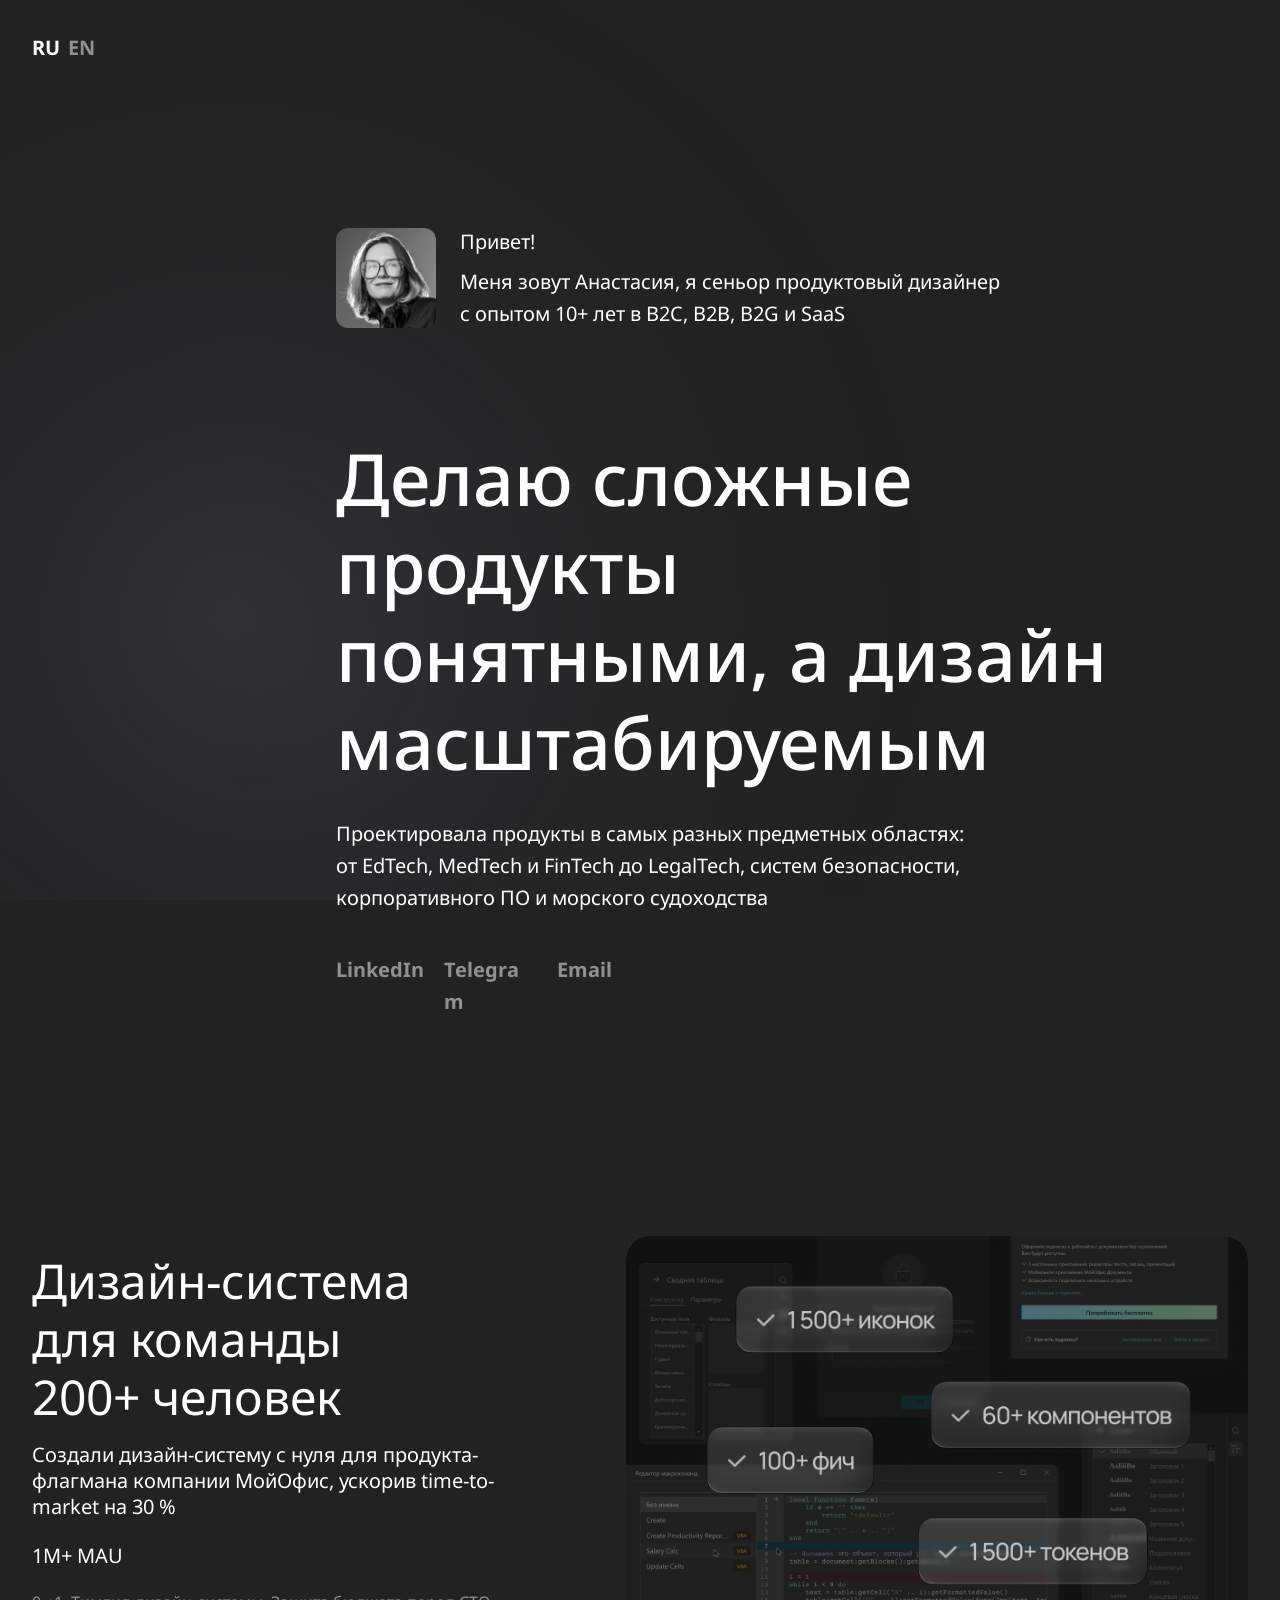
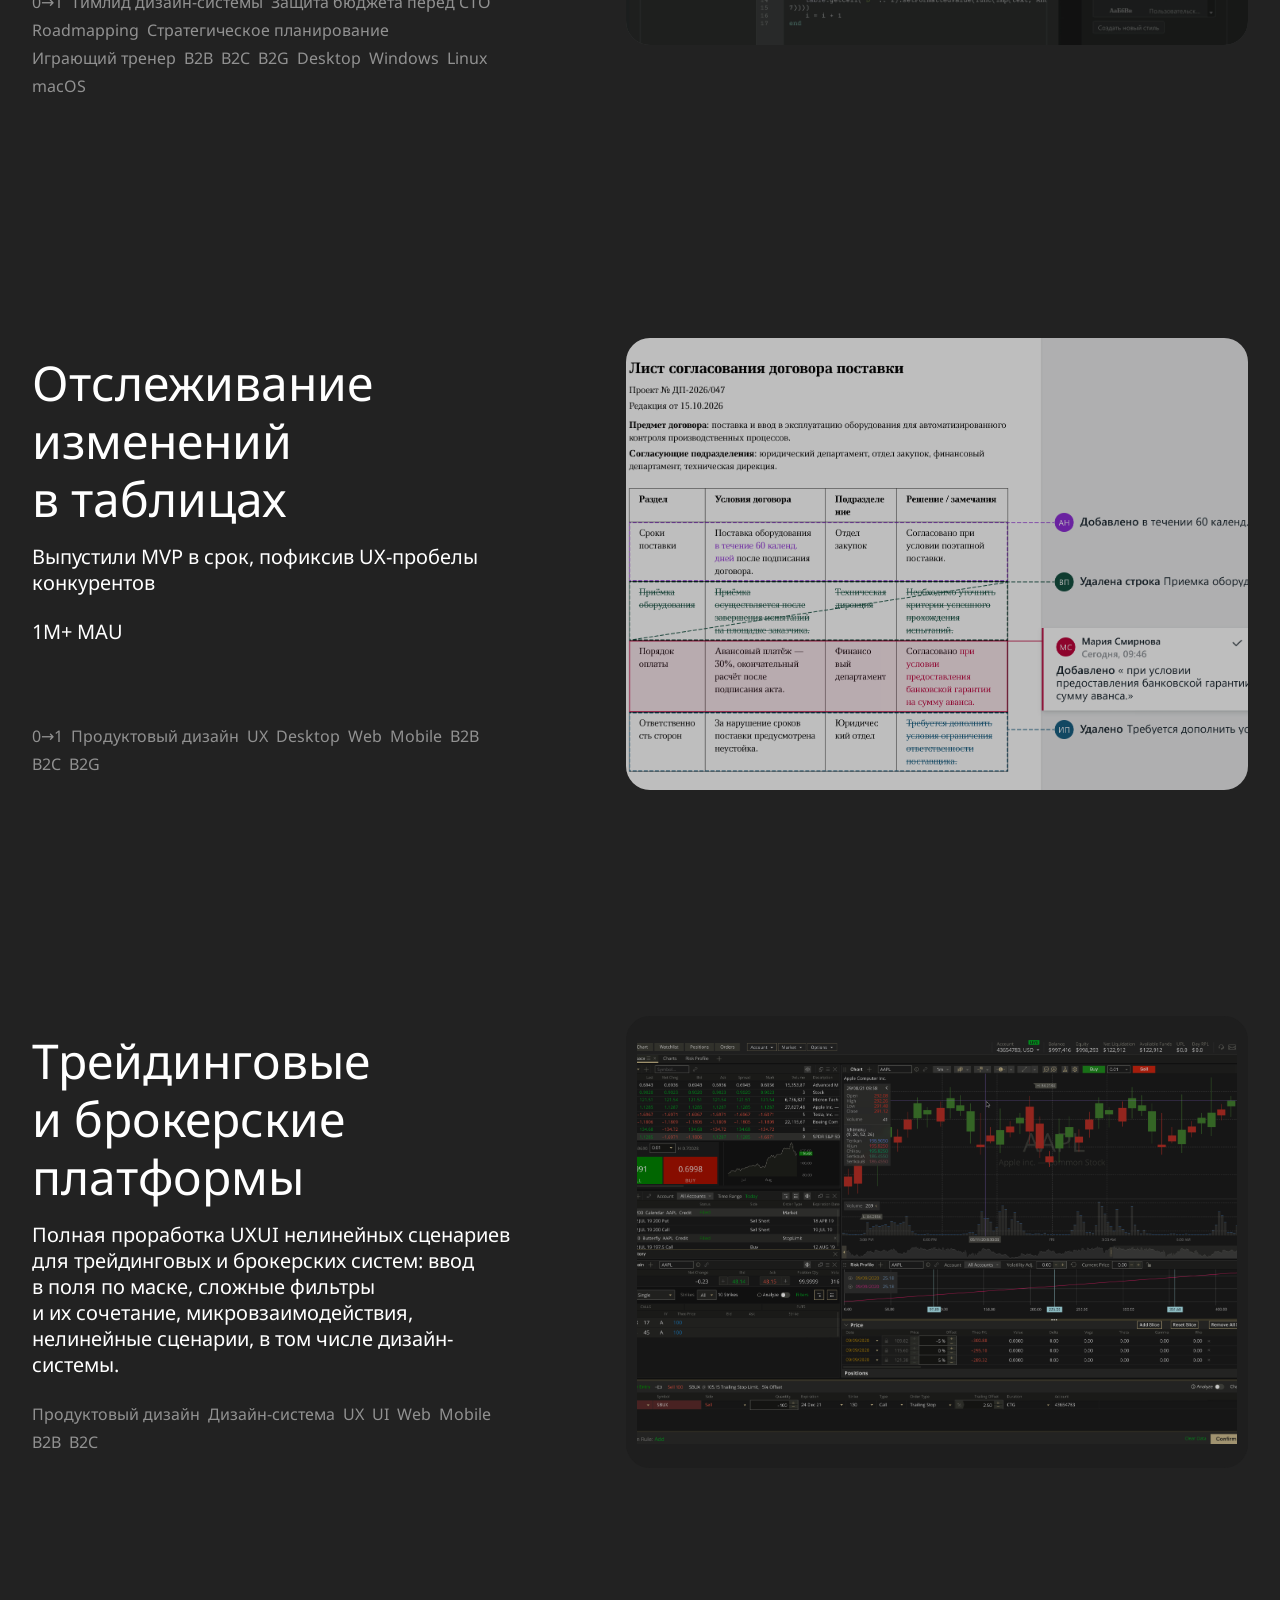
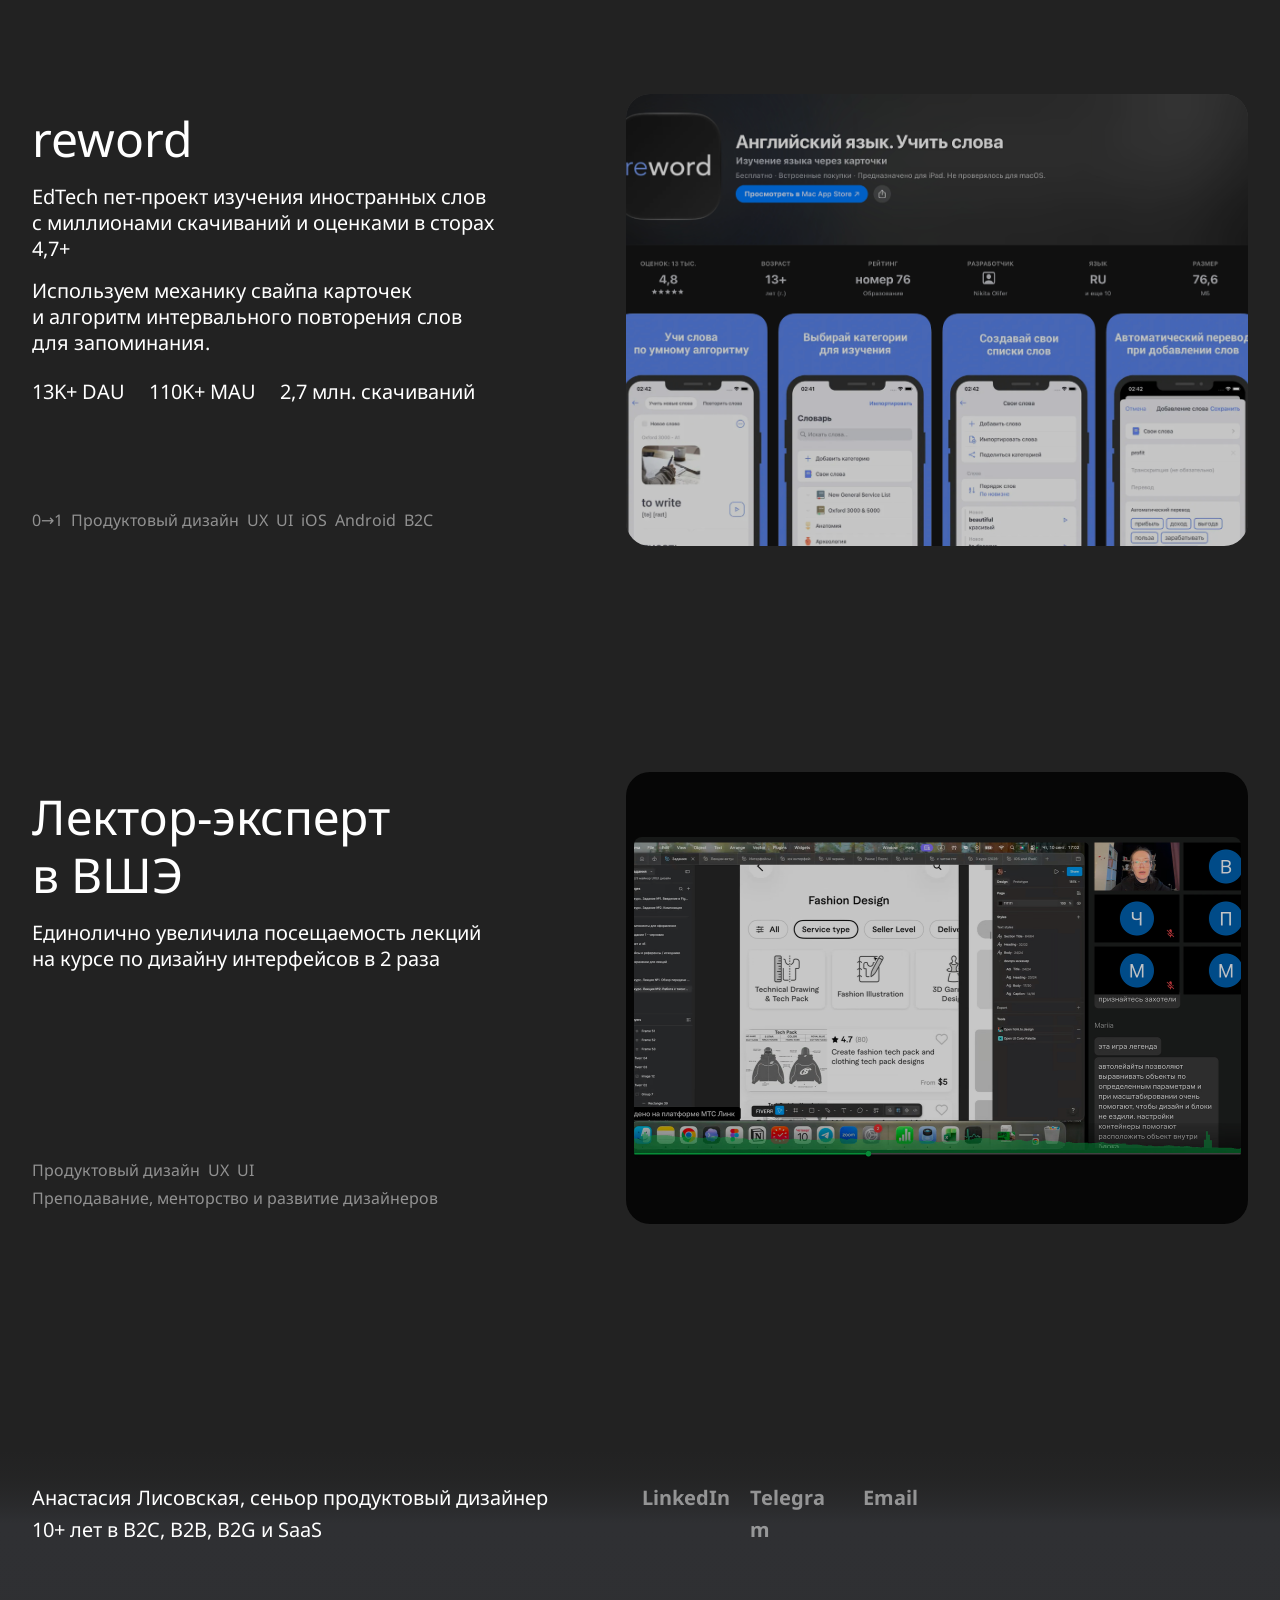
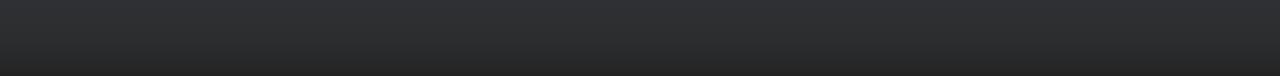
<file: index.html>
<!doctype html>
<html lang="ru">
<head>
  <meta charset="UTF-8">
  <meta name="viewport" content="width=device-width, initial-scale=1">
  <meta name="description" content="Анастасия Лисовская — Senior Product Designer. Делаю сложные продукты понятными, а&nbsp;дизайн масштабируемым.">
  <meta property="og:type" content="website">
  <meta property="og:title" content="Анастасия Лисовская — Портфолио">
  <meta property="og:description" content="Делаю сложные продукты понятными, а дизайн масштабируемым.">
  <meta property="og:url" content="https://lisovskaia-design.pro/">
  <meta property="og:image" content="https://lisovskaia-design.pro/assets/og/portfolio.jpg">
  <meta property="og:image:width" content="1200">
  <meta property="og:image:height" content="630">
  <meta property="og:image:alt" content="Чёрно-белый портрет Анастасии Лисовской.">
  <meta property="og:locale" content="ru_RU">
  <meta property="og:locale:alternate" content="en_US">
  <meta name="twitter:card" content="summary_large_image">
  <meta name="twitter:title" content="Анастасия Лисовская — Портфолио">
  <meta name="twitter:description" content="Делаю сложные продукты понятными, а дизайн масштабируемым.">
  <meta name="twitter:image" content="https://lisovskaia-design.pro/assets/og/portfolio.jpg">
  <meta name="theme-color" content="#222222">
  <title>Анастасия Лисовская — Портфолио</title>
  <link rel="icon" href="favicon.ico" sizes="16x16 32x32 48x48">
  <link rel="icon" href="favicon.svg" type="image/svg+xml" sizes="any">
  <link rel="preload" href="assets/noto-sans.woff2" as="font" type="font/woff2" crossorigin>
  <link rel="stylesheet" href="styles.css">
</head>
<body>
  <canvas class="page-glow" id="page-glow" aria-hidden="true"></canvas>
  <div class="page">
    <header class="home-navigation">
      <nav class="contact-links language-switch" aria-label="Язык">
        <span lang="ru" aria-current="page">RU</span>
        <a class="contact-button" href="en/index.html" lang="en" hreflang="en" aria-label="English">EN</a>
      </nav>
    </header>
    <main>
      <section class="intro" id="cloud" aria-labelledby="intro-title">
        <canvas class="cloud-canvas" id="cloud-canvas" aria-hidden="true"></canvas>
        <div class="greeting">
          <div class="portrait" role="img" aria-label="Анастасия Лисовская"></div>
          <div class="greeting-text">
            <p>Привет!</p>
            <p>Меня зовут Анастасия, я&nbsp;сеньор продуктовый дизайнер <br class="greeting-break">с&nbsp;опытом 10+&nbsp;лет в&nbsp;B2C, B2B, B2G и&nbsp;SaaS</p>
          </div>
        </div>
        <h1 id="intro-title">Делаю сложные продукты понятными, а&nbsp;дизайн масштабируемым</h1>
        <p class="intro-description">Проектировала продукты в&nbsp;самых разных предметных областях: от&nbsp;EdTech, MedTech и&nbsp;FinTech до&nbsp;LegalTech, систем безопасности, корпоративного ПО и&nbsp;морского судоходства</p>
        <div class="contact-links intro-contacts">
          <a class="contact-button" href="https://www.linkedin.com/in/anastasiia-lisovskaia-design/" target="_blank" rel="noopener noreferrer">LinkedIn</a><a class="contact-button" href="https://t.me/stasy721" target="_blank" rel="noopener noreferrer">Telegram</a><a class="contact-button" href="mailto:anastasiia.lisovskaia.design@gmail.com" target="_blank" rel="noopener noreferrer">Email</a>
        </div>
      </section>

      <div class="projects" id="projects">
        <article class="project" aria-labelledby="system-title">
          <div class="project-content">
            <div class="project-body">
              <div class="project-description">
                <h2 id="system-title">Дизайн-система для&nbsp;команды 200+&nbsp;человек</h2>
                <p>Создали дизайн-систему с&nbsp;нуля для&nbsp;продукта-флагмана компании МойОфис, ускорив time-to-market на&nbsp;30&nbsp;%</p>
              </div>
              <p class="project-metrics">1M+&nbsp;MAU</p>
            </div>
            <ul class="project-tags"><li>0→1</li><li>Тимлид дизайн-системы</li><li>Защита бюджета перед&nbsp;CTO</li><li>Roadmapping</li><li>Стратегическое планирование</li><li>Играющий тренер</li><li>B2B</li><li>B2C</li><li>B2G</li><li>Desktop</li><li>Windows</li><li>Linux</li><li>macOS</li></ul>
          </div>
          <a class="project-image image-system" id="cardDS" href="projects/design-system/index.html" aria-label="Дизайн-система МойОфис" data-tooltip-text="Открыть кейс"><div class="image-layer"></div></a>
        </article>

        <article class="project" aria-labelledby="tracking-title">
          <div class="project-content">
            <div class="project-body">
              <div class="project-description">
                <h2 id="tracking-title">Отслеживание изменений в&nbsp;таблицах</h2>
                <p>Выпустили MVP в&nbsp;срок, пофиксив UX-пробелы конкурентов</p>
              </div>
              <p class="project-metrics">1M+&nbsp;MAU</p>
            </div>
            <ul class="project-tags"><li>0→1</li><li>Продуктовый дизайн</li><li>UX</li><li>Desktop</li><li>Web</li><li>Mobile</li><li>B2B</li><li>B2C</li><li>B2G</li></ul>
          </div>
          <a class="project-image image-tracking" id="cardTable" href="projects/track-changes/index.html" aria-label="Отслеживание изменений в&nbsp;таблице документа" data-tooltip-text="Открыть кейс"><div class="image-layer"></div></a>
        </article>

        <article class="project" aria-labelledby="fintech-title">
          <div class="project-content">
            <div class="project-body">
              <div class="project-description">
                <h2 id="fintech-title">Трейдинговые и&nbsp;брокерские платформы</h2>
                <p>Полная проработка UXUI нелинейных сценариев для&nbsp;трейдинговых и&nbsp;брокерских систем: ввод в&nbsp;поля по&nbsp;маске, сложные фильтры и&nbsp;их&nbsp;сочетание, микровзаимодействия, нелинейные сценарии, в&nbsp;том&nbsp;числе дизайн-системы.</p>
              </div>
            </div>
            <ul class="project-tags"><li>Продуктовый дизайн</li><li>Дизайн-система</li><li>UX</li><li>UI</li><li>Web</li><li>Mobile</li><li>B2B</li><li>B2C</li></ul>
          </div>
          <a class="project-image image-fintech" id="cardFintech" href="https://anastasiia-lisovskaia-design.notion.site/Fintech-413b2e41e605800a8e5ae4417bbd39fc" target="_blank" rel="noopener noreferrer" aria-label="Трейдинговые и брокерские платформы" data-notion-tooltip><div class="image-layer"></div></a>
        </article>

        <article class="project" aria-labelledby="reword-title">
          <div class="project-content">
            <div class="project-body">
              <div class="project-description">
                <h2 id="reword-title">reword</h2>
                <p>EdTech пет-проект изучения иностранных слов с&nbsp;миллионами скачиваний и&nbsp;оценками в&nbsp;сторах 4,7+</p>
                <p>Используем механику свайпа карточек и&nbsp;алгоритм интервального повторения слов для&nbsp;запоминания.</p>
              </div>
              <ul class="project-metrics"><li>13K+&nbsp;DAU</li><li>110K+&nbsp;MAU</li><li>2,7&nbsp;млн.&nbsp;скачиваний</li></ul>
            </div>
            <ul class="project-tags"><li>0→1</li><li>Продуктовый дизайн</li><li>UX</li><li>UI</li><li>iOS</li><li>Android</li><li>B2C</li></ul>
          </div>
          <a class="project-image image-reword" id="cardReword" href="https://reword.app/ru/en" target="_blank" rel="noopener noreferrer" aria-label="Приложение reword для&nbsp;изучения иностранных слов" data-tooltip-text="Открыть сайт"><div class="image-layer"></div></a>
        </article>

        <article class="project" aria-labelledby="hse-title">
          <div class="project-content">
            <div class="project-body">
              <div class="project-description">
                <h2 id="hse-title">Лектор-эксперт в&nbsp;ВШЭ</h2>
                <p>Единолично увеличила посещаемость лекций на&nbsp;курсе по&nbsp;дизайну интерфейсов в&nbsp;2&nbsp;раза</p>
              </div>
            </div>
            <ul class="project-tags"><li>Продуктовый дизайн</li><li>UX</li><li>UI</li><li>Преподавание, менторство и&nbsp;развитие дизайнеров</li></ul>
          </div>
          <div class="project-image image-hse" id="cardHSE" role="img" aria-label="Лекция по&nbsp;дизайну интерфейсов в&nbsp;ВШЭ"><div class="image-layer"></div></div>
        </article>
      </div>
    </main>

    <footer class="footer">
      <p>Анастасия Лисовская<span class="footer-name-separator">, </span><br class="footer-name-break">сеньор продуктовый дизайнер<br>10+&nbsp;лет в&nbsp;B2C, B2B, B2G и&nbsp;SaaS</p>
      <div class="contact-links">
        <a class="contact-button" href="https://www.linkedin.com/in/anastasiia-lisovskaia-design/" target="_blank" rel="noopener noreferrer">LinkedIn</a><a class="contact-button" href="https://t.me/stasy721" target="_blank" rel="noopener noreferrer">Telegram</a><a class="contact-button" href="mailto:anastasiia.lisovskaia.design@gmail.com" target="_blank" rel="noopener noreferrer">Email</a>
      </div>
    </footer>
  </div>
  <div class="card-tooltip" id="notion-tooltip" role="tooltip" hidden>Читать в&nbsp;Notion</div>
  <script src="assets/interactions.js" defer></script>
  <script src="assets/cloud-animation.js" defer></script>
</body>
</html>
</file>
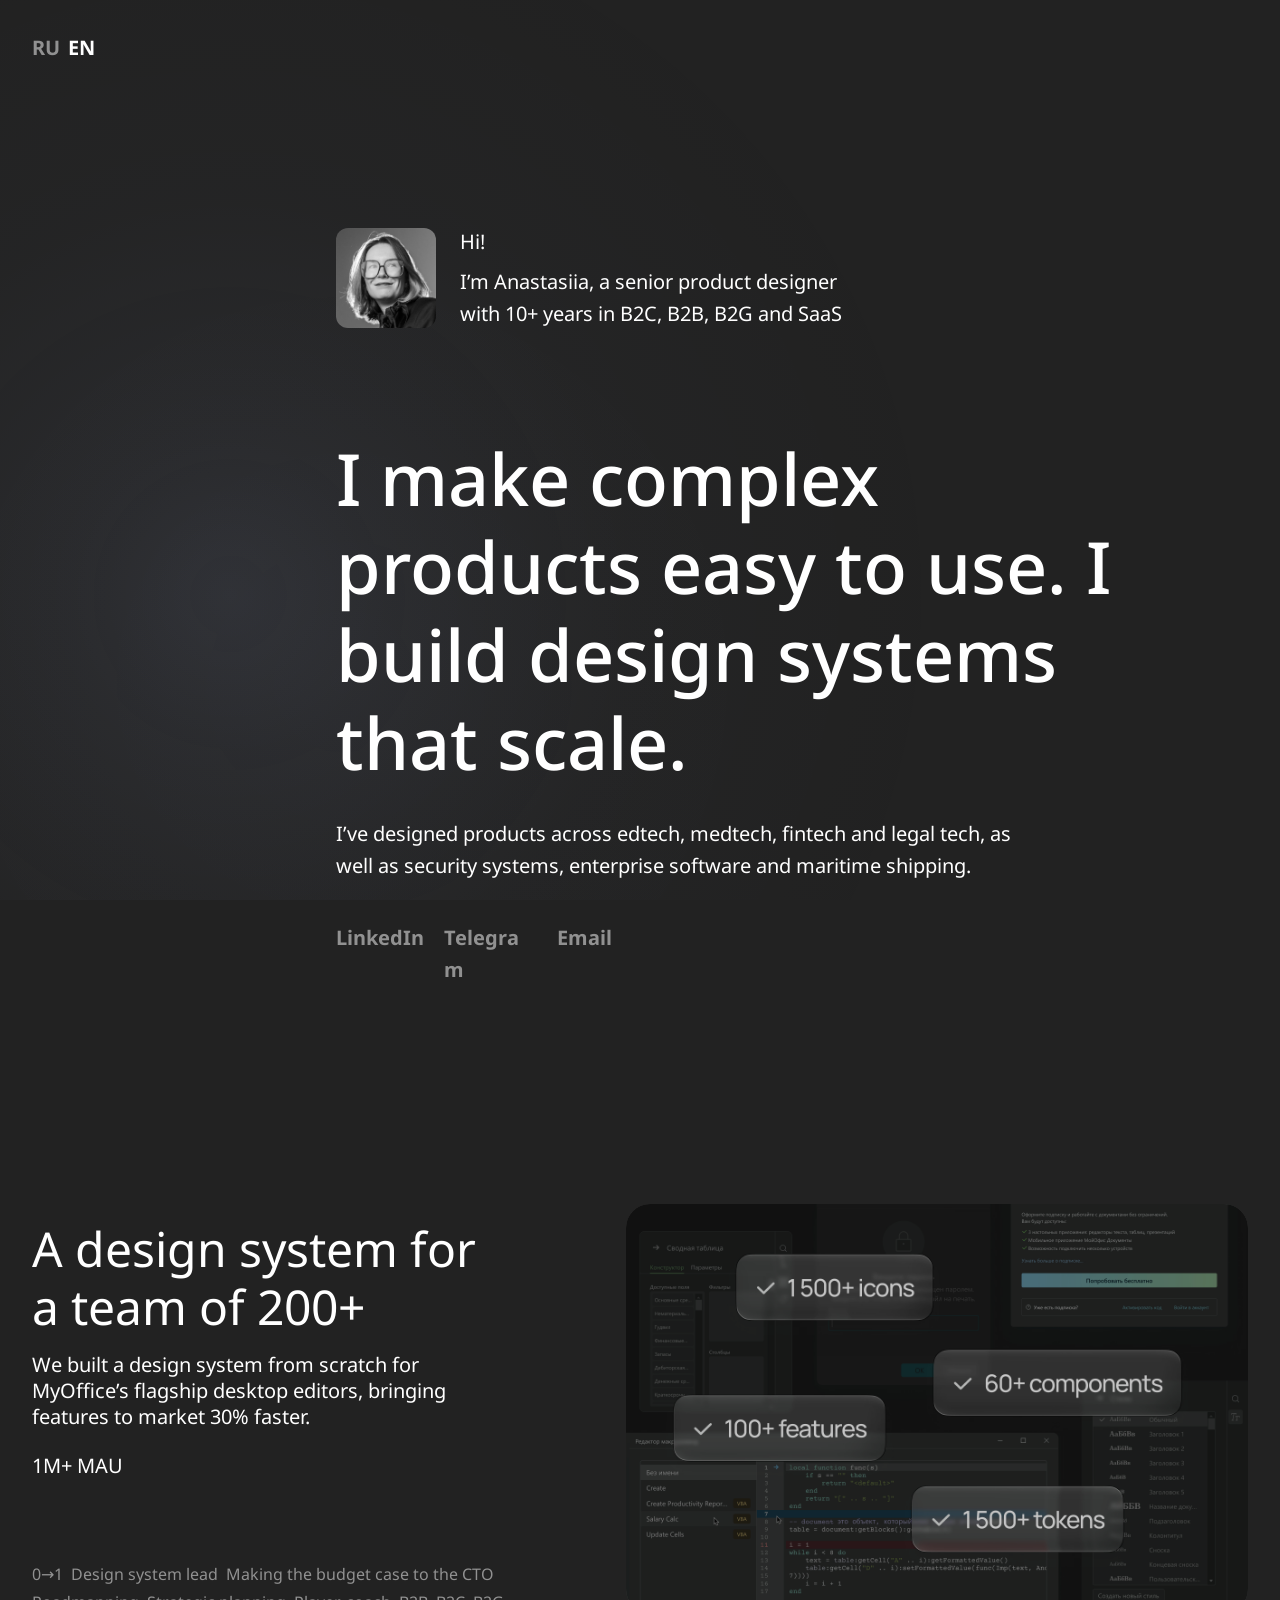
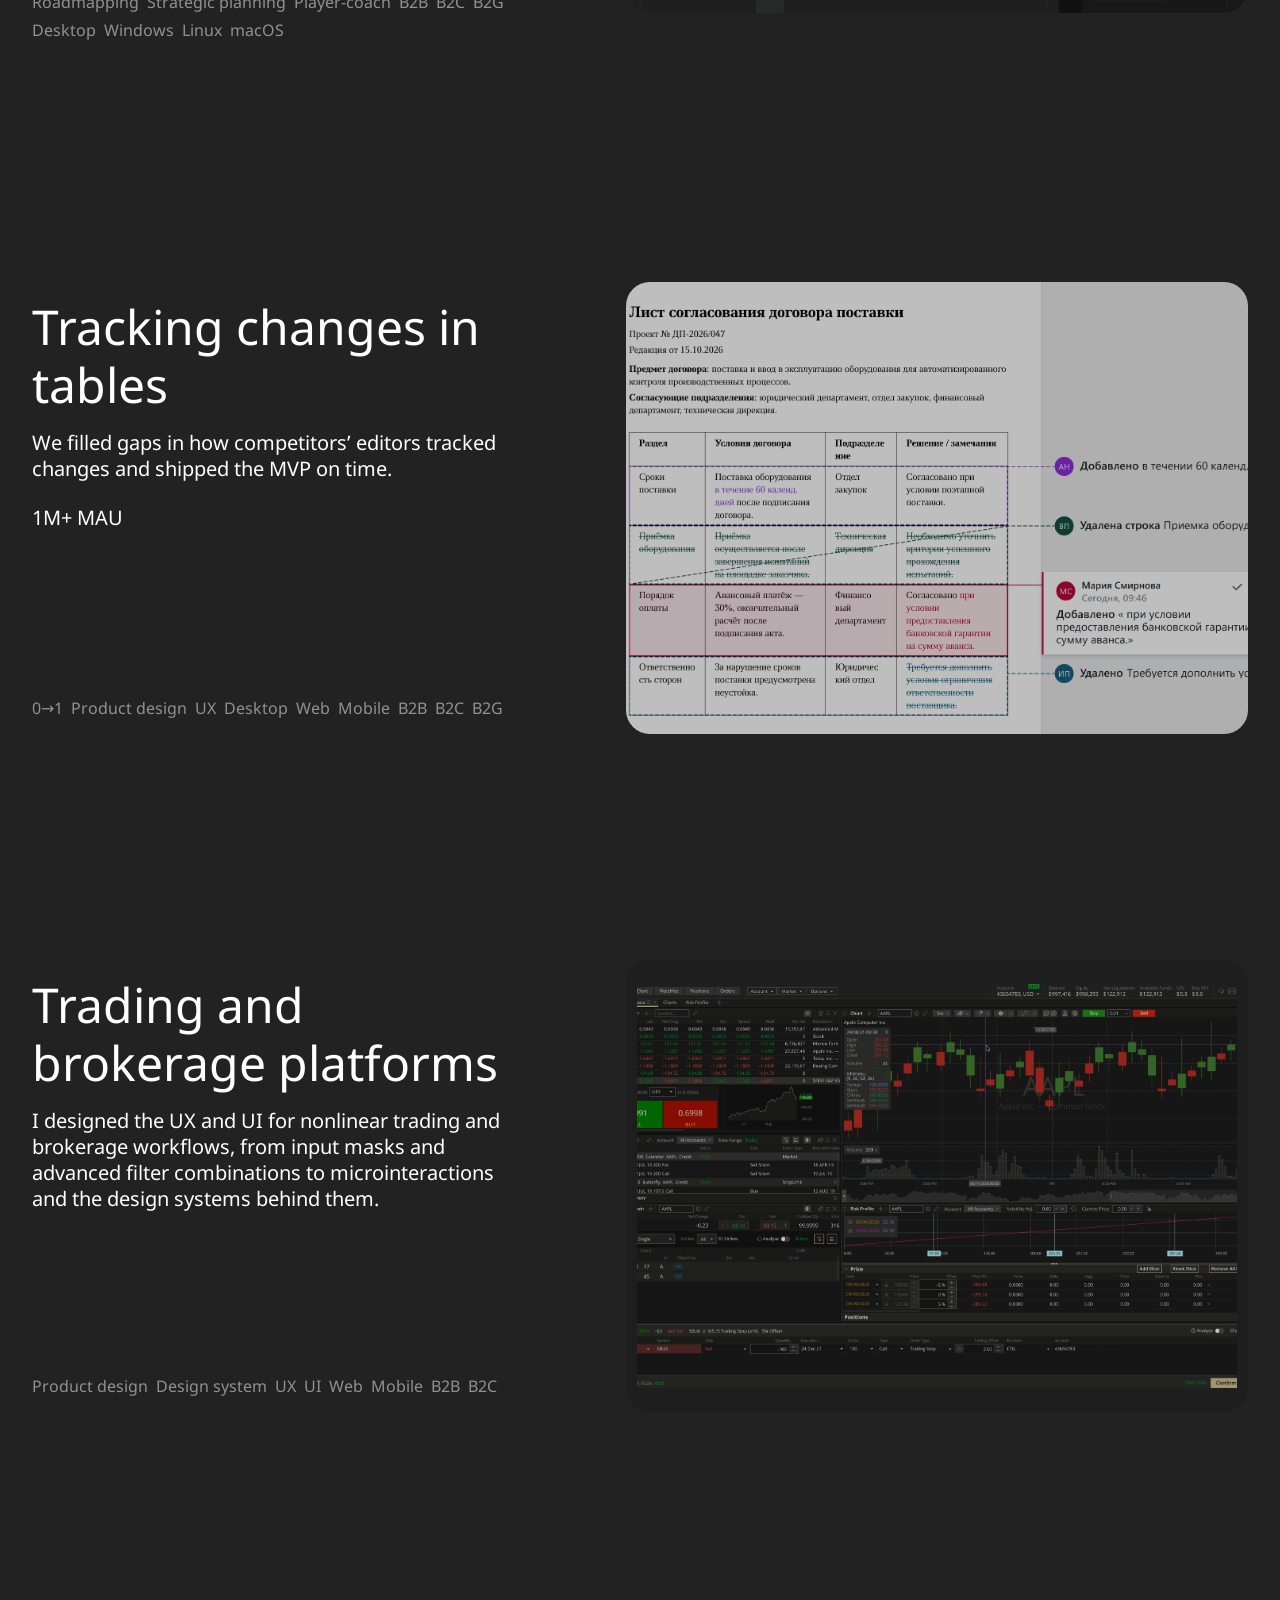
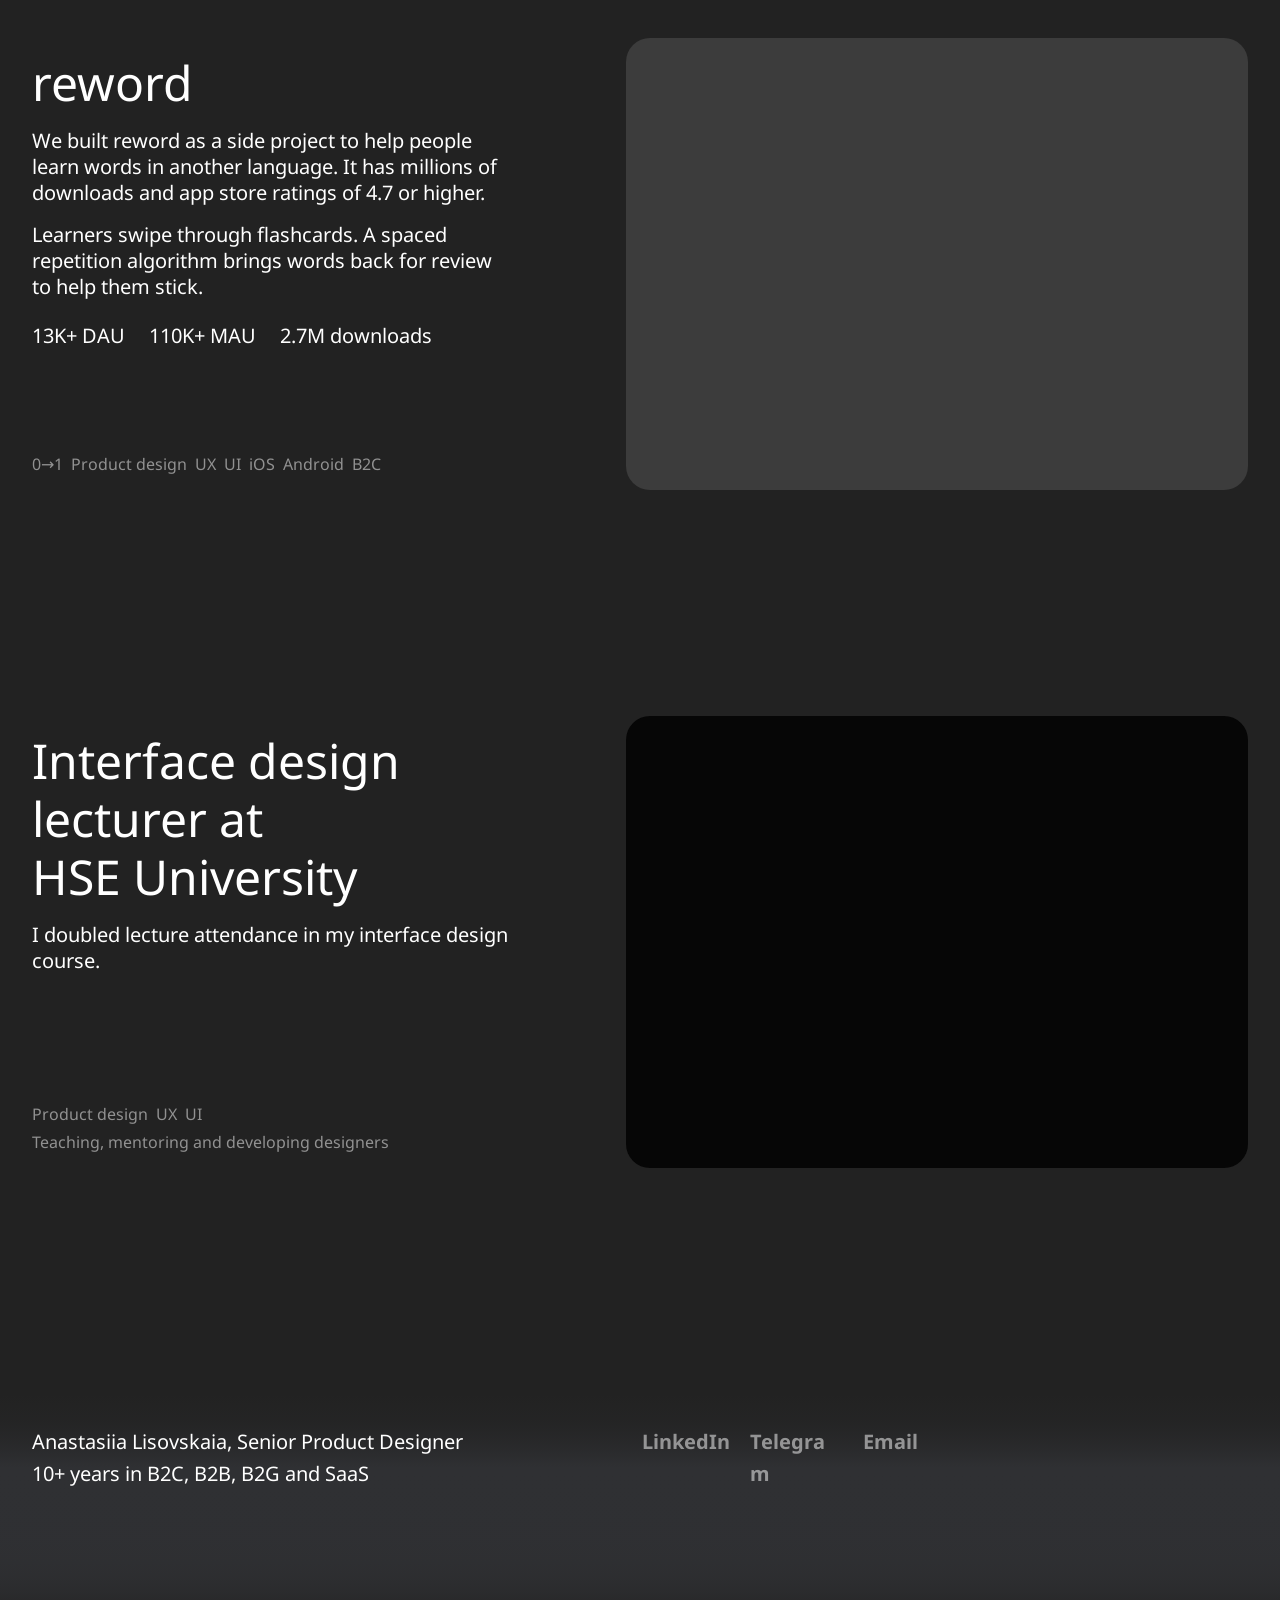
<file: en/index.html>
<!doctype html>
<html lang="en">
<head>
  <meta charset="UTF-8">
  <meta name="viewport" content="width=device-width, initial-scale=1">
  <meta name="description" content="Anastasiia Lisovskaia — Senior Product Designer. I make complex products easy to use. I build design systems that scale.">
  <meta property="og:type" content="website">
  <meta property="og:title" content="Anastasiia Lisovskaia — Portfolio">
  <meta property="og:description" content="I make complex products easy to use. I build design systems that scale.">
  <meta property="og:url" content="https://lisovskaia-design.pro/en/">
  <meta property="og:image" content="https://lisovskaia-design.pro/assets/og/portfolio.jpg">
  <meta property="og:image:width" content="1200">
  <meta property="og:image:height" content="630">
  <meta property="og:image:alt" content="Black-and-white portrait of Anastasiia Lisovskaia.">
  <meta property="og:locale" content="en_US">
  <meta property="og:locale:alternate" content="ru_RU">
  <meta name="twitter:card" content="summary_large_image">
  <meta name="twitter:title" content="Anastasiia Lisovskaia — Portfolio">
  <meta name="twitter:description" content="I make complex products easy to use. I build design systems that scale.">
  <meta name="twitter:image" content="https://lisovskaia-design.pro/assets/og/portfolio.jpg">
  <meta name="theme-color" content="#222222">
  <title>Anastasiia Lisovskaia — Portfolio</title>
  <link rel="icon" href="../favicon.ico" sizes="16x16 32x32 48x48">
  <link rel="icon" href="../favicon.svg" type="image/svg+xml" sizes="any">
  <link rel="preload" href="../assets/noto-sans.woff2" as="font" type="font/woff2" crossorigin>
  <link rel="stylesheet" href="../styles.css">
</head>
<body>
  <canvas class="page-glow" id="page-glow" aria-hidden="true"></canvas>
  <div class="page">
    <header class="home-navigation">
      <nav class="contact-links language-switch" aria-label="Language">
        <a class="contact-button" href="../index.html" lang="ru" hreflang="ru" aria-label="Русский">RU</a>
        <span lang="en" aria-current="page">EN</span>
      </nav>
    </header>
    <main>
      <section class="intro" id="cloud" aria-labelledby="intro-title">
        <canvas class="cloud-canvas" id="cloud-canvas" aria-hidden="true"></canvas>
        <div class="greeting">
          <div class="portrait" role="img" aria-label="Anastasiia Lisovskaia"></div>
          <div class="greeting-text">
            <p>Hi!</p>
            <p>I’m Anastasiia, a senior product designer <br class="greeting-break">with 10+&nbsp;years in B2C, B2B, B2G and SaaS</p>
          </div>
        </div>
        <h1 id="intro-title">I make complex products easy to use. I build design systems that scale.</h1>
        <p class="intro-description">I’ve designed products across edtech, medtech, fintech and legal tech, as well as security systems, enterprise software and maritime shipping.</p>
        <div class="contact-links intro-contacts">
          <a class="contact-button" href="https://www.linkedin.com/in/anastasiia-lisovskaia-design/" target="_blank" rel="noopener noreferrer">LinkedIn</a><a class="contact-button" href="https://t.me/stasy721" target="_blank" rel="noopener noreferrer">Telegram</a><a class="contact-button" href="mailto:anastasiia.lisovskaia.design@gmail.com" target="_blank" rel="noopener noreferrer">Email</a>
        </div>
      </section>

      <div class="projects" id="projects">
        <article class="project" aria-labelledby="system-title">
          <div class="project-content">
            <div class="project-body">
              <div class="project-description">
                <h2 id="system-title">A design system for a team of 200+</h2>
                <p>We built a design system from scratch for MyOffice’s flagship desktop editors, bringing features to market 30% faster.</p>
              </div>
              <p class="project-metrics">1M+&nbsp;MAU</p>
            </div>
            <ul class="project-tags"><li>0→1</li><li>Design system lead</li><li>Making the budget case to the CTO</li><li>Roadmapping</li><li>Strategic planning</li><li>Player-coach</li><li>B2B</li><li>B2C</li><li>B2G</li><li>Desktop</li><li>Windows</li><li>Linux</li><li>macOS</li></ul>
          </div>
          <a class="project-image image-system" id="cardDS" href="projects/design-system/index.html" aria-label="MyOffice design system" data-tooltip-text="Read case study"><div class="image-layer"></div></a>
        </article>

        <article class="project" aria-labelledby="tracking-title">
          <div class="project-content">
            <div class="project-body">
              <div class="project-description">
                <h2 id="tracking-title">Tracking changes in tables</h2>
                <p>We filled gaps in how competitors’ editors tracked changes and shipped the MVP on time.</p>
              </div>
              <p class="project-metrics">1M+&nbsp;MAU</p>
            </div>
            <ul class="project-tags"><li>0→1</li><li>Product design</li><li>UX</li><li>Desktop</li><li>Web</li><li>Mobile</li><li>B2B</li><li>B2C</li><li>B2G</li></ul>
          </div>
          <a class="project-image image-tracking" id="cardTable" href="projects/track-changes/index.html" aria-label="Tracking changes in a document table" data-tooltip-text="Read case study"><div class="image-layer"></div></a>
        </article>

        <article class="project" aria-labelledby="fintech-title">
          <div class="project-content">
            <div class="project-body">
              <div class="project-description">
                <h2 id="fintech-title">Trading and brokerage platforms</h2>
                <p>I designed the UX and UI for nonlinear trading and brokerage workflows, from input masks and advanced filter combinations to microinteractions and the design systems behind them.</p>
              </div>
            </div>
            <ul class="project-tags"><li>Product design</li><li>Design system</li><li>UX</li><li>UI</li><li>Web</li><li>Mobile</li><li>B2B</li><li>B2C</li></ul>
          </div>
          <a class="project-image image-fintech" id="cardFintech" href="https://anastasiia-lisovskaia-design.notion.site/Fintech-413b2e41e605800a8e5ae4417bbd39fc" target="_blank" rel="noopener noreferrer" aria-label="Trading and brokerage platforms" data-notion-tooltip data-tooltip-text="Read on Notion"><div class="image-layer"></div></a>
        </article>

        <article class="project" aria-labelledby="reword-title">
          <div class="project-content">
            <div class="project-body">
              <div class="project-description">
                <h2 id="reword-title">reword</h2>
                <p>We built reword as a side project to help people learn words in another language. It has millions of downloads and app store ratings of 4.7 or higher.</p>
                <p>Learners swipe through flashcards. A spaced repetition algorithm brings words back for review to help them stick.</p>
              </div>
              <ul class="project-metrics"><li>13K+&nbsp;DAU</li><li>110K+&nbsp;MAU</li><li>2.7M&nbsp;downloads</li></ul>
            </div>
            <ul class="project-tags"><li>0→1</li><li>Product design</li><li>UX</li><li>UI</li><li>iOS</li><li>Android</li><li>B2C</li></ul>
          </div>
          <a class="project-image image-reword" id="cardReword" href="https://reword.app/en/en" target="_blank" rel="noopener noreferrer" aria-label="reword app for learning words in another language" data-tooltip-text="Visit website"><div class="image-layer"></div></a>
        </article>

        <article class="project" aria-labelledby="hse-title">
          <div class="project-content">
            <div class="project-body">
              <div class="project-description">
                <h2 id="hse-title">Interface design lecturer at HSE&nbsp;University</h2>
                <p>I doubled lecture attendance in my interface design course.</p>
              </div>
            </div>
            <ul class="project-tags"><li>Product design</li><li>UX</li><li>UI</li><li>Teaching, mentoring and developing designers</li></ul>
          </div>
          <div class="project-image image-hse" id="cardHSE" role="img" aria-label="An interface design lecture at HSE University"><div class="image-layer"></div></div>
        </article>
      </div>
    </main>

    <footer class="footer">
      <p>Anastasiia Lisovskaia<span class="footer-name-separator">, </span><br class="footer-name-break">Senior Product Designer<br>10+&nbsp;years in B2C, B2B, B2G and SaaS</p>
      <div class="contact-links">
        <a class="contact-button" href="https://www.linkedin.com/in/anastasiia-lisovskaia-design/" target="_blank" rel="noopener noreferrer">LinkedIn</a><a class="contact-button" href="https://t.me/stasy721" target="_blank" rel="noopener noreferrer">Telegram</a><a class="contact-button" href="mailto:anastasiia.lisovskaia.design@gmail.com" target="_blank" rel="noopener noreferrer">Email</a>
      </div>
    </footer>
  </div>
  <div class="card-tooltip" id="notion-tooltip" role="tooltip" hidden>Read on Notion</div>
  <script src="../assets/interactions.js" defer></script>
  <script src="../assets/cloud-animation.js" defer></script>
</body>
</html>
</file>
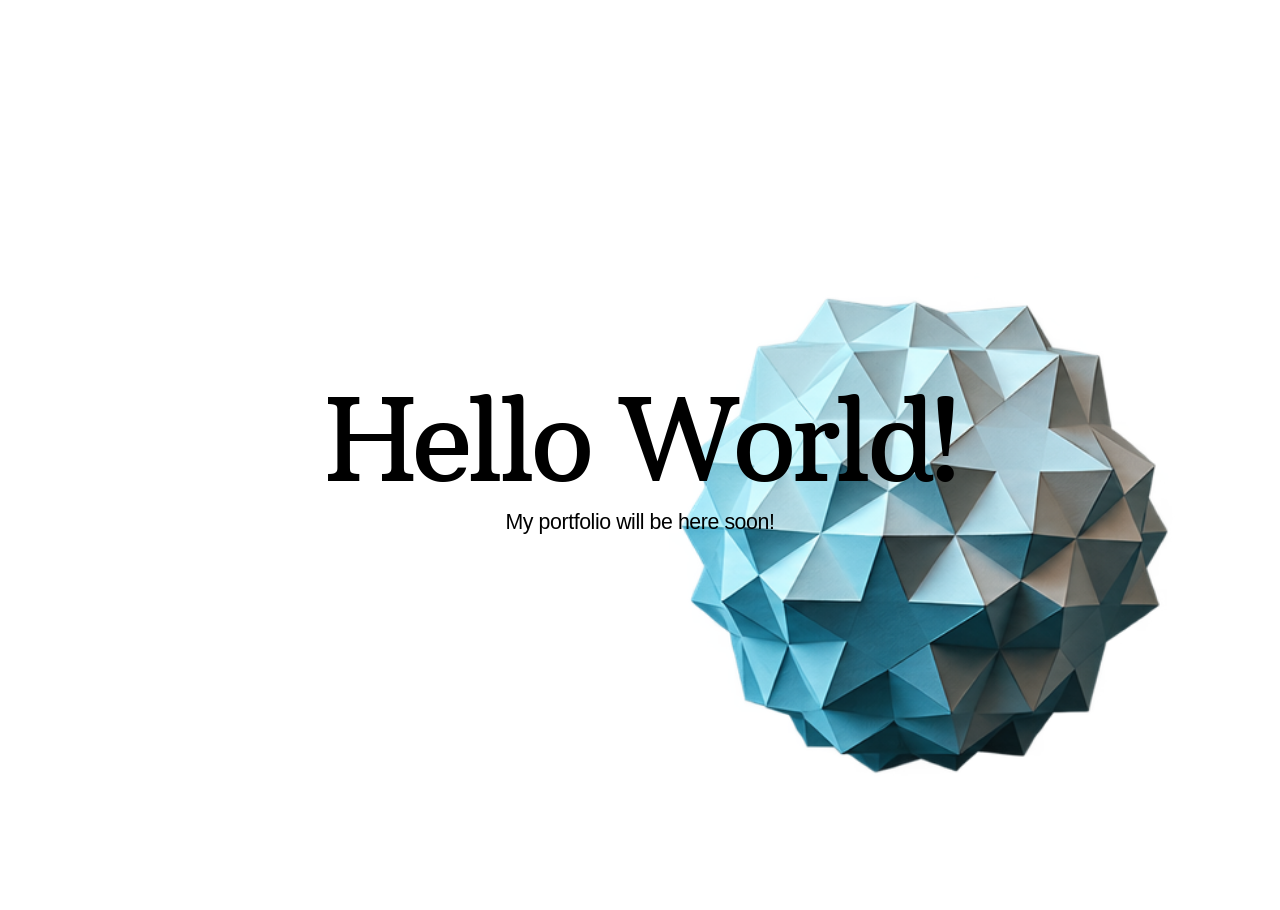
<file: site portfolio/index.html>
<!doctype html>
<html lang="en">
<head>
  <meta charset="UTF-8">
  <meta name="viewport" content="width=device-width, initial-scale=1">
  <meta name="description" content="Hello World! My portfolio will be here soon!">
  <meta name="theme-color" content="#ffffff">
  <title>Hello World! — Portfolio</title>
  <link rel="preload" href="assets/arbutus-slab.ttf" as="font" type="font/ttf" crossorigin>
  <link rel="stylesheet" href="styles.css">
</head>
<body>
  <main class="hero">
    <div class="sculpture" aria-hidden="true"></div>
    <h1>Hello World!</h1>
    <p>My portfolio will be here soon!</p>
  </main>
</body>
</html>
</file>
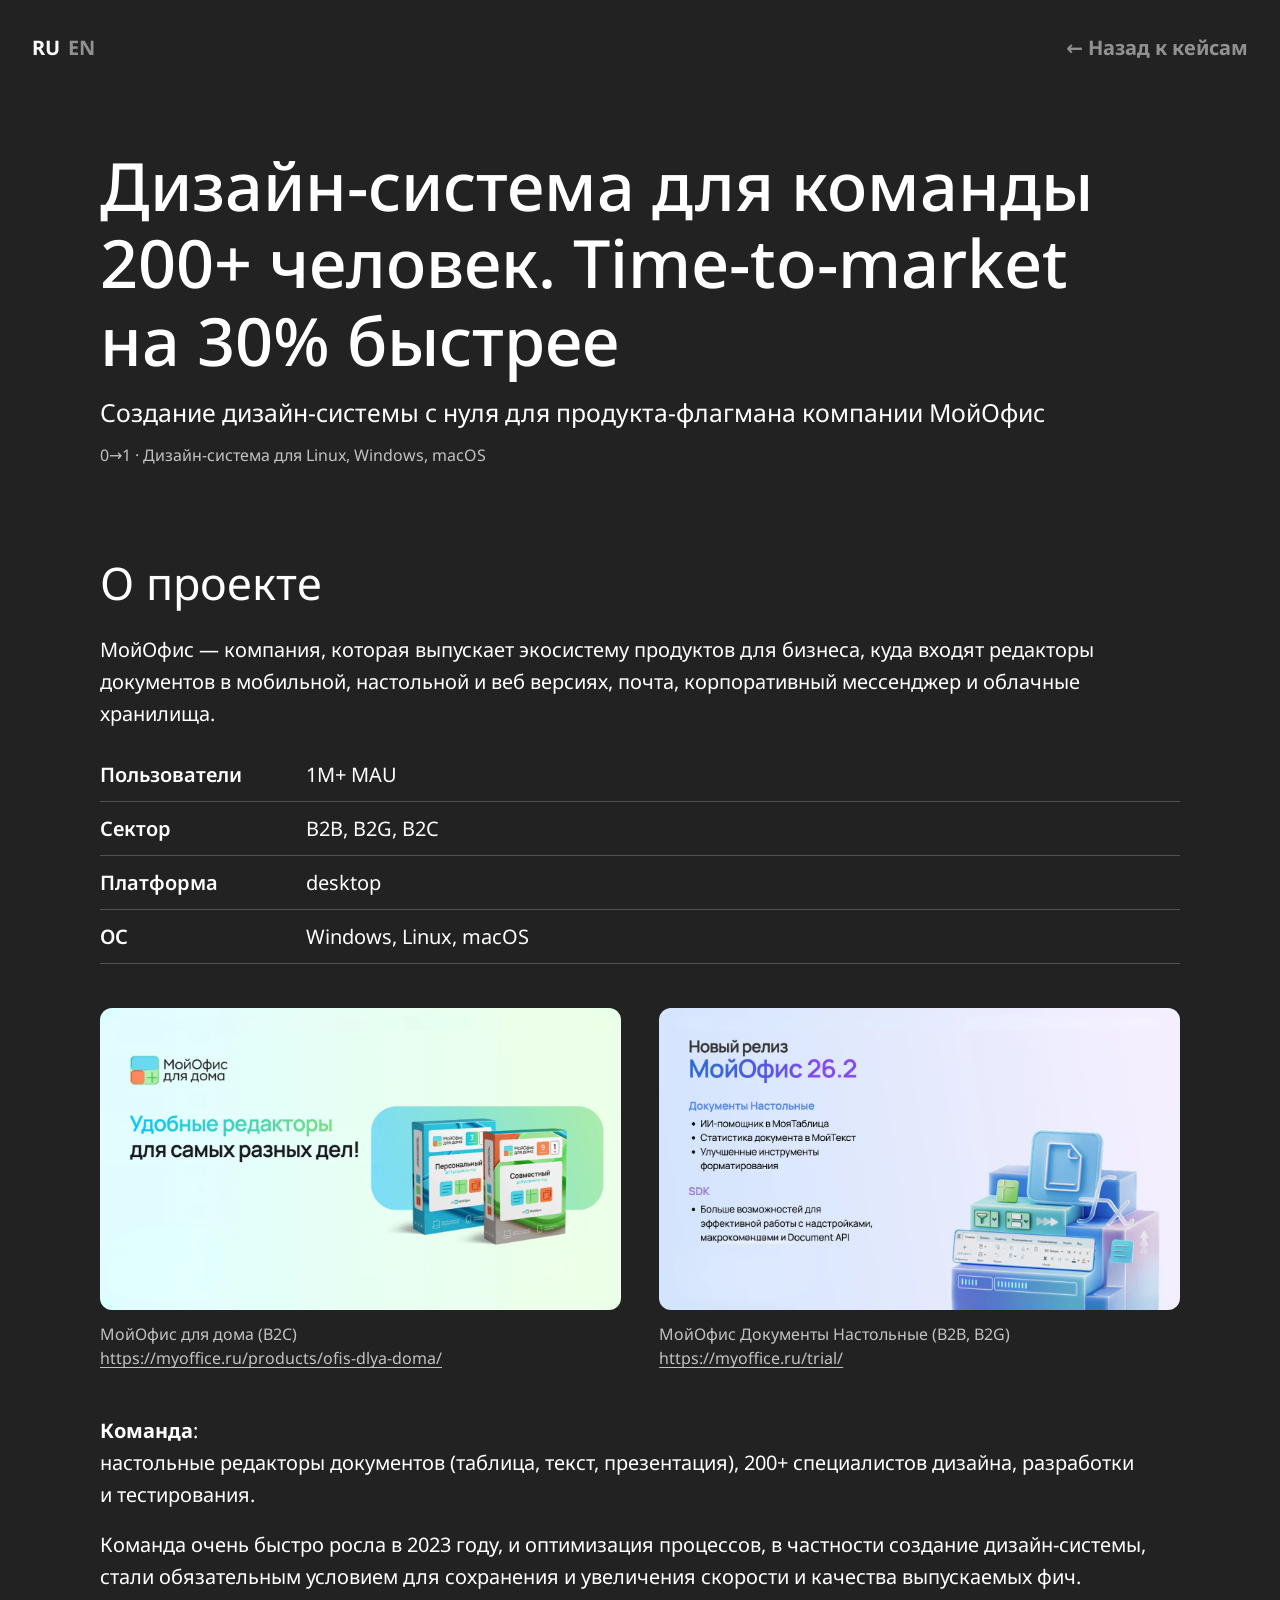
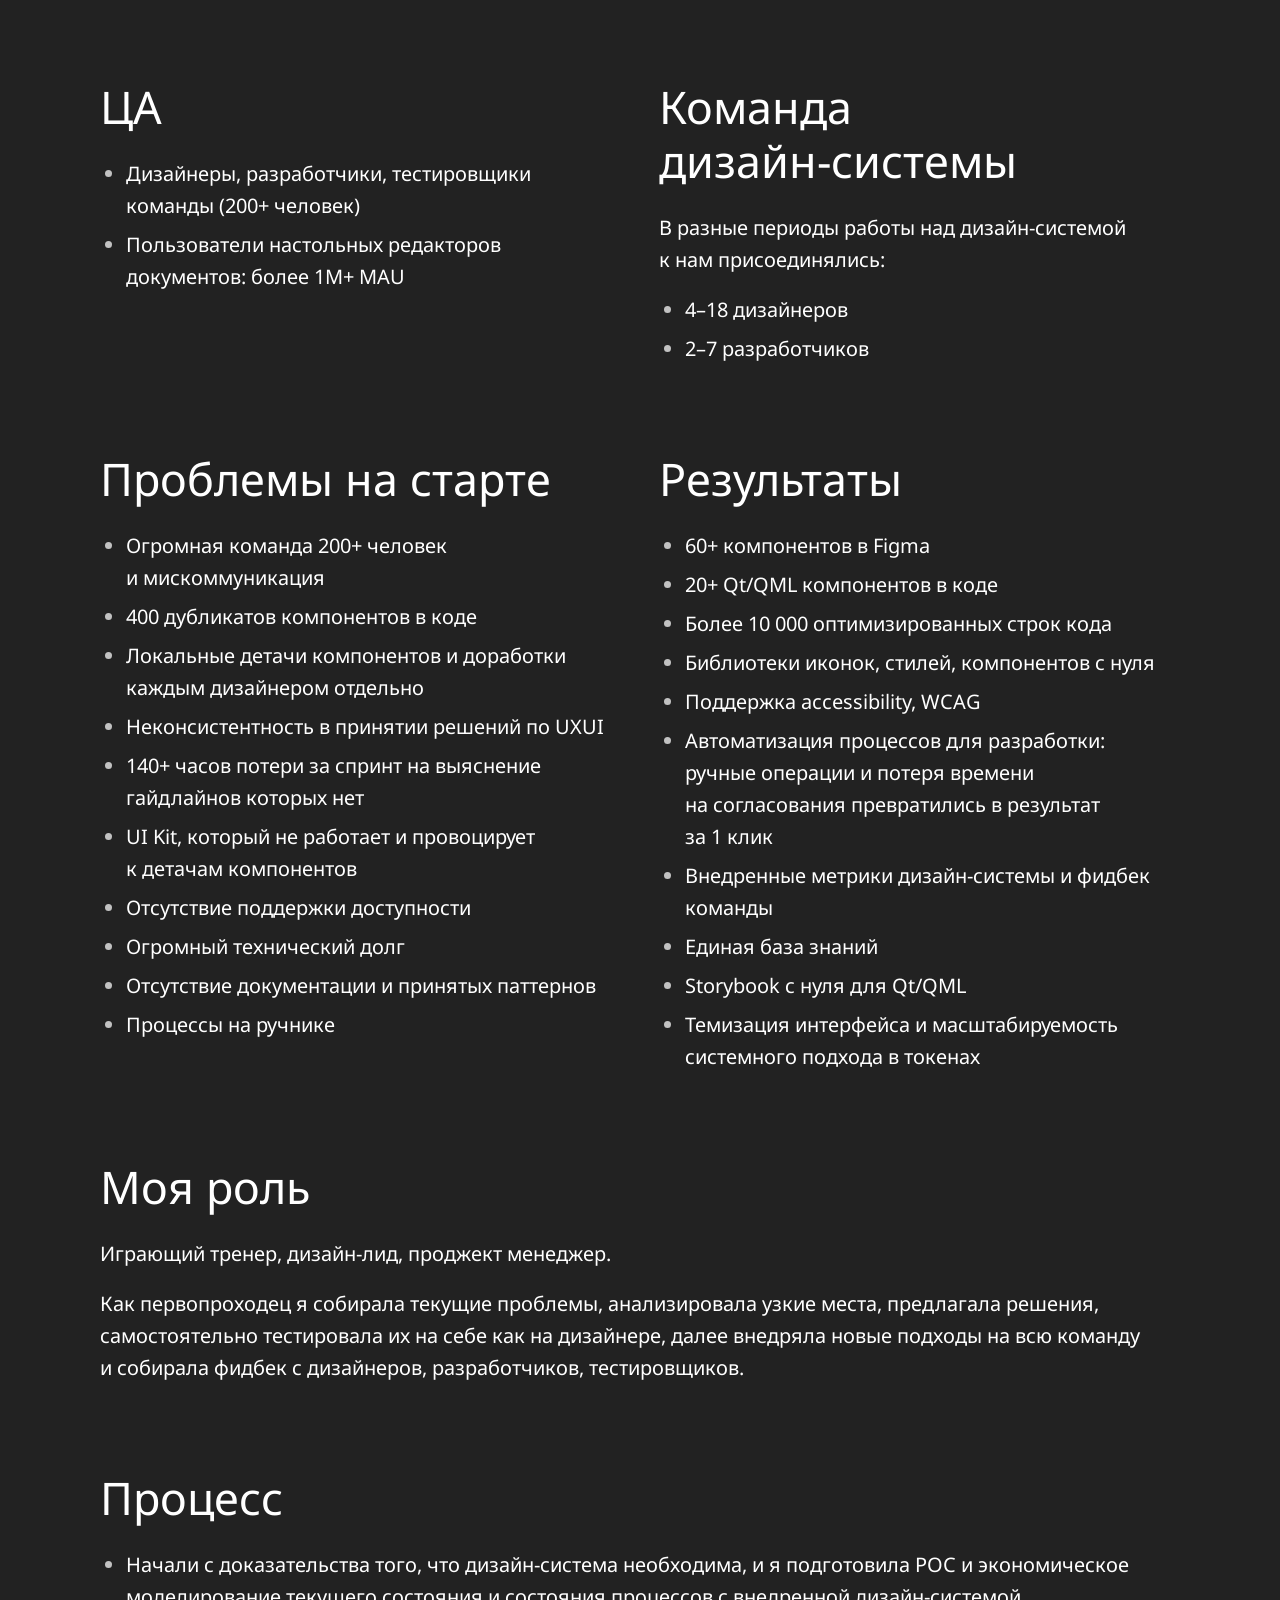
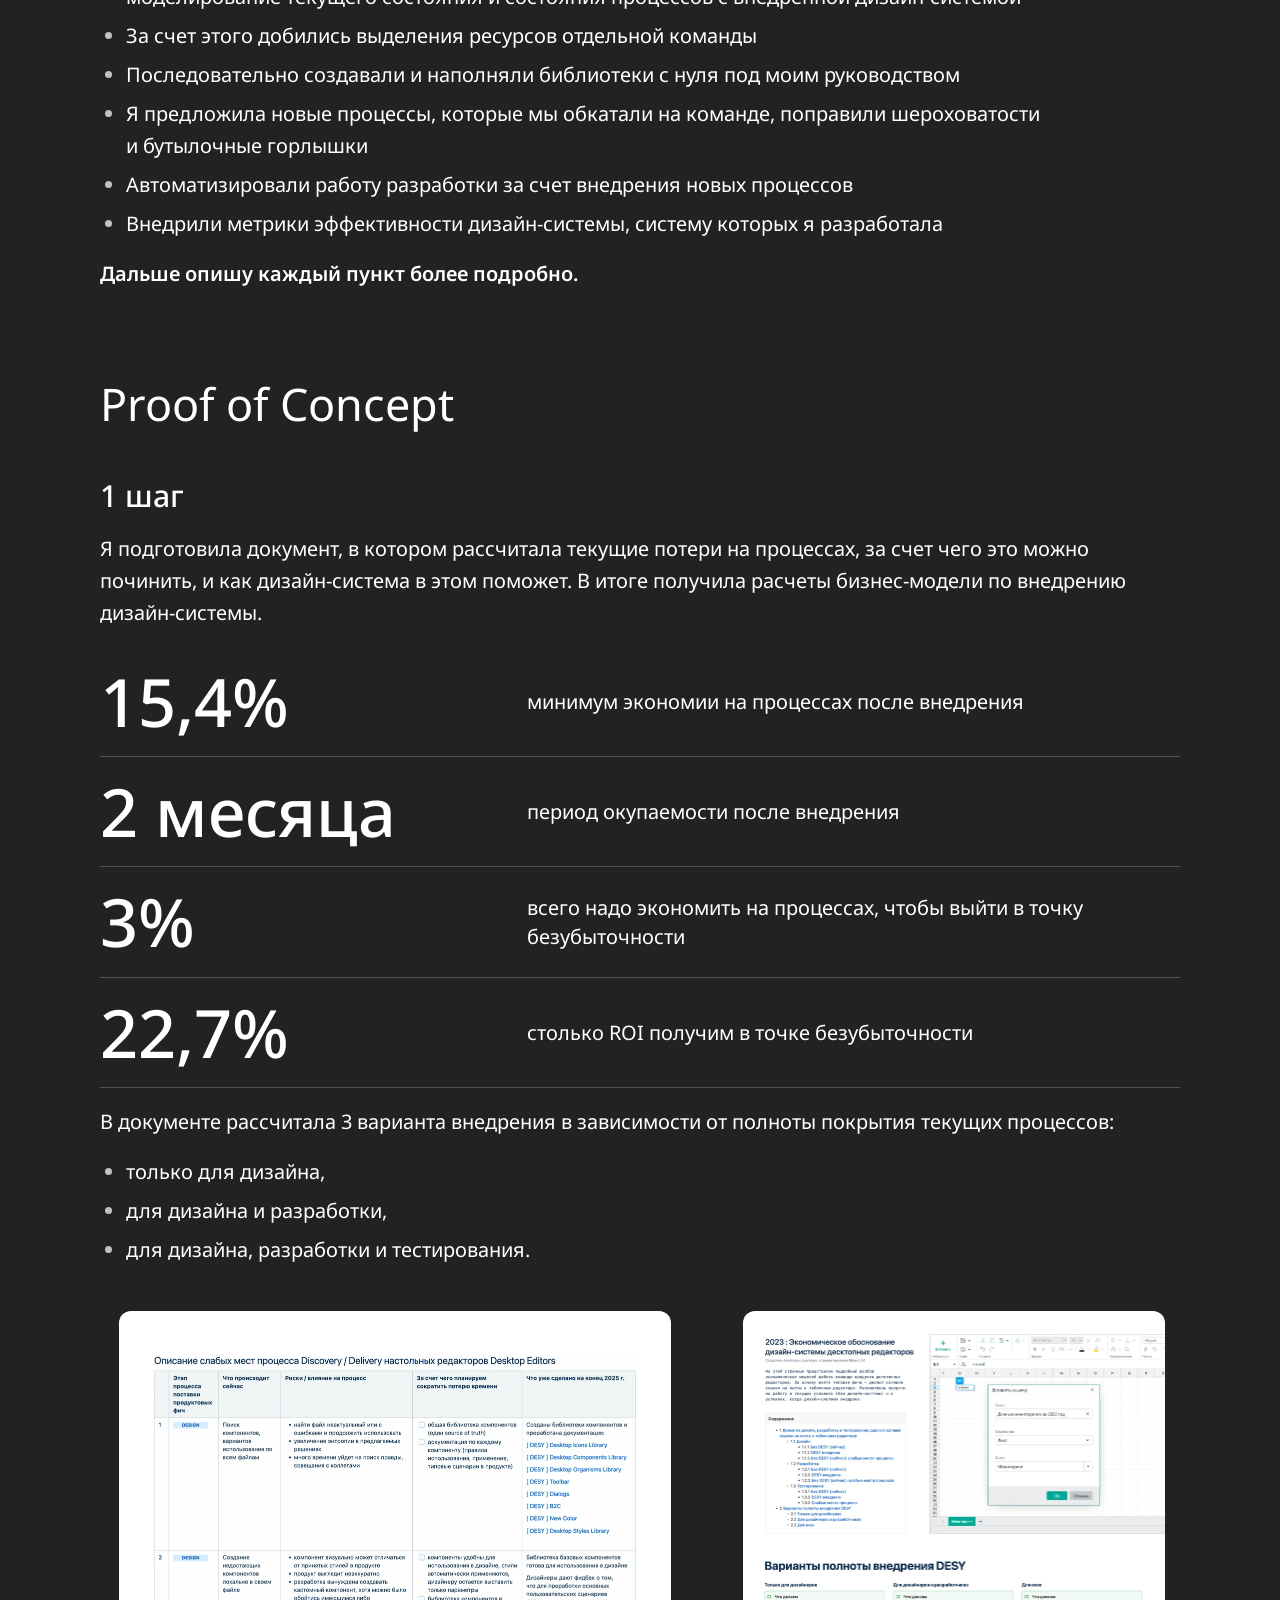
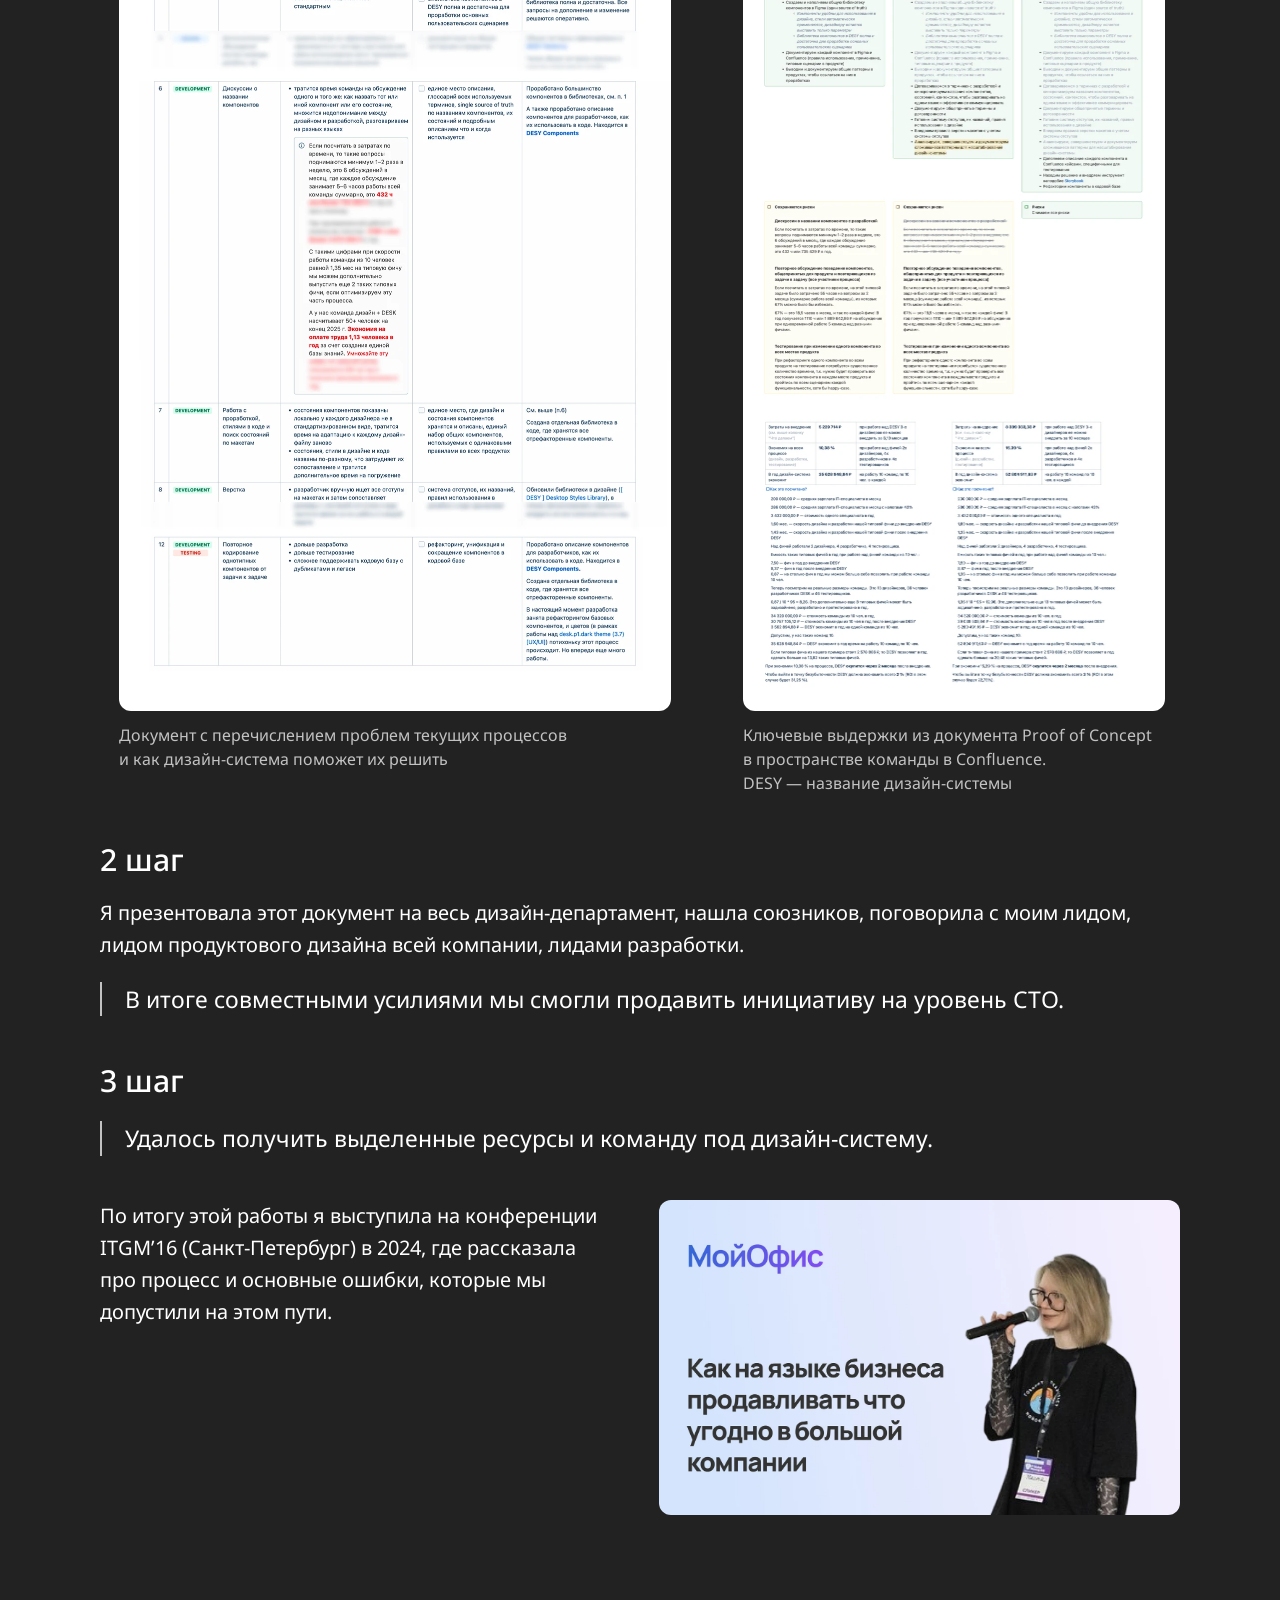
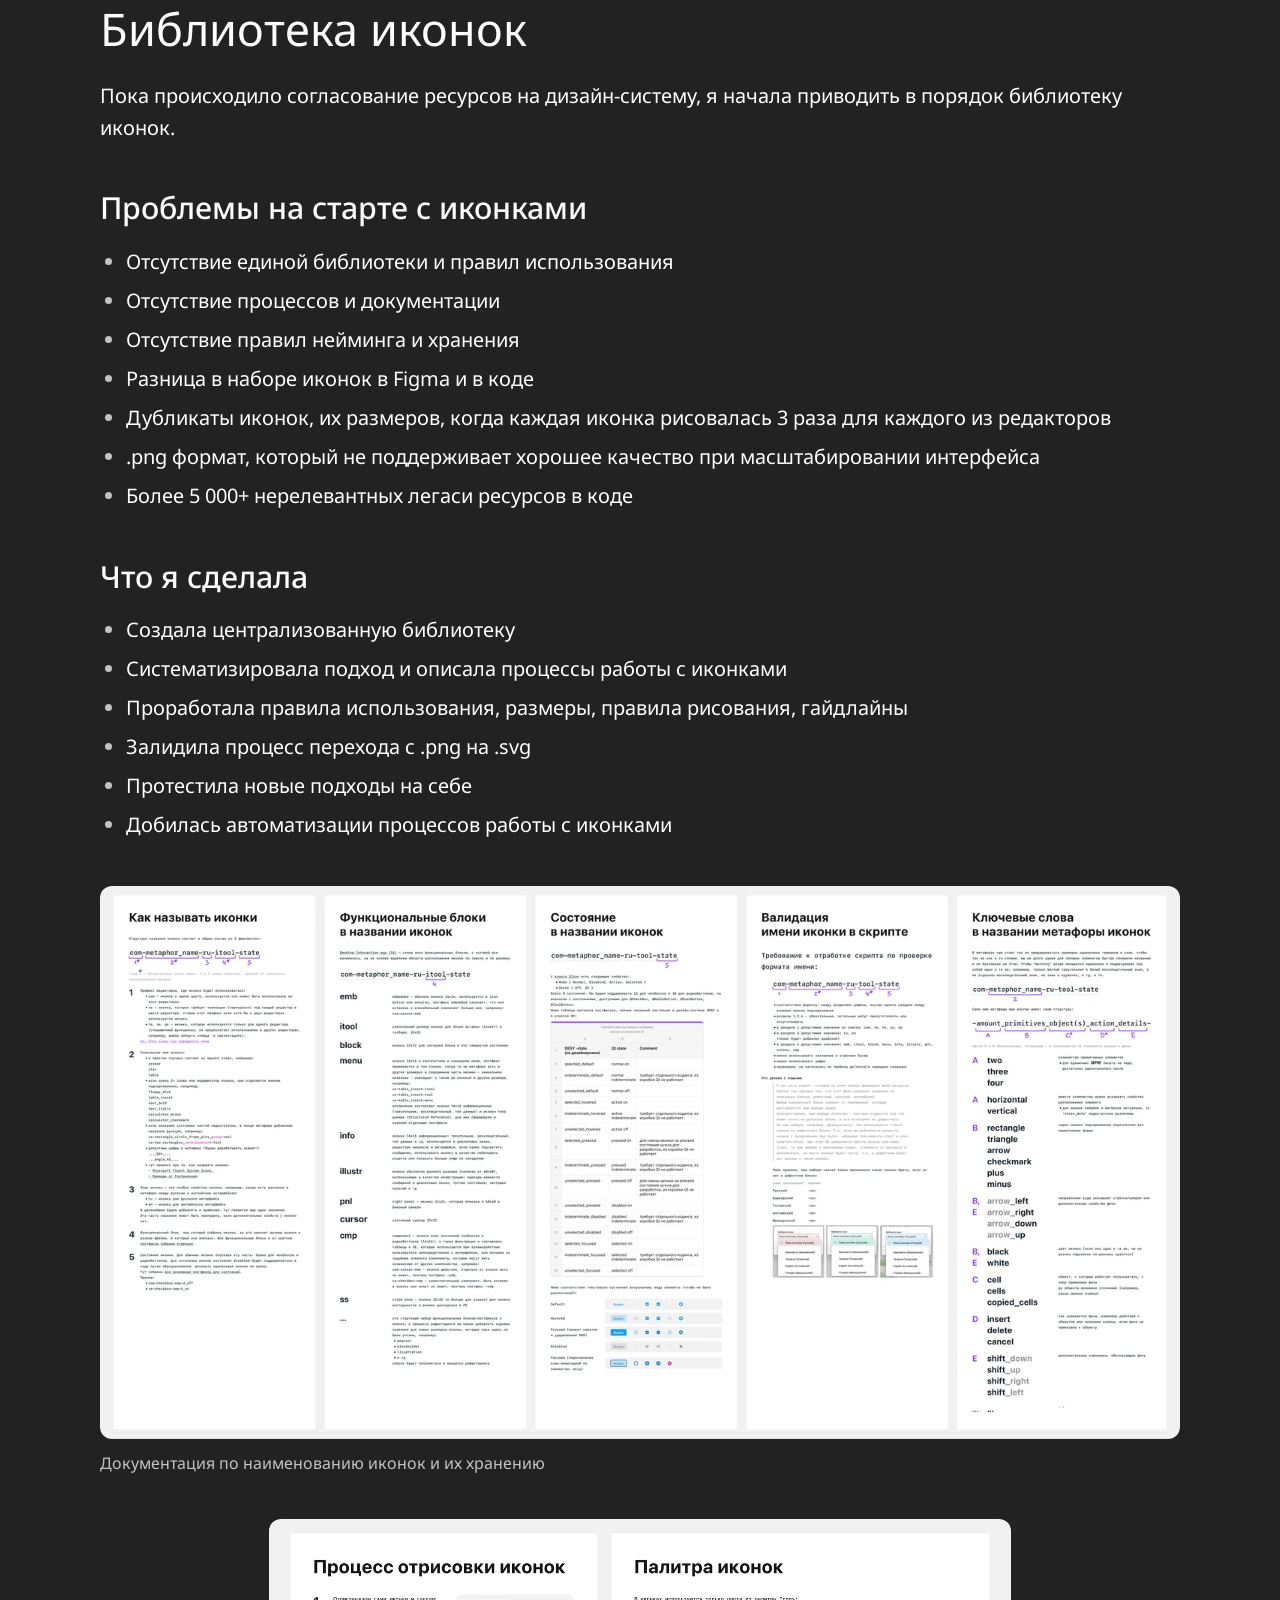
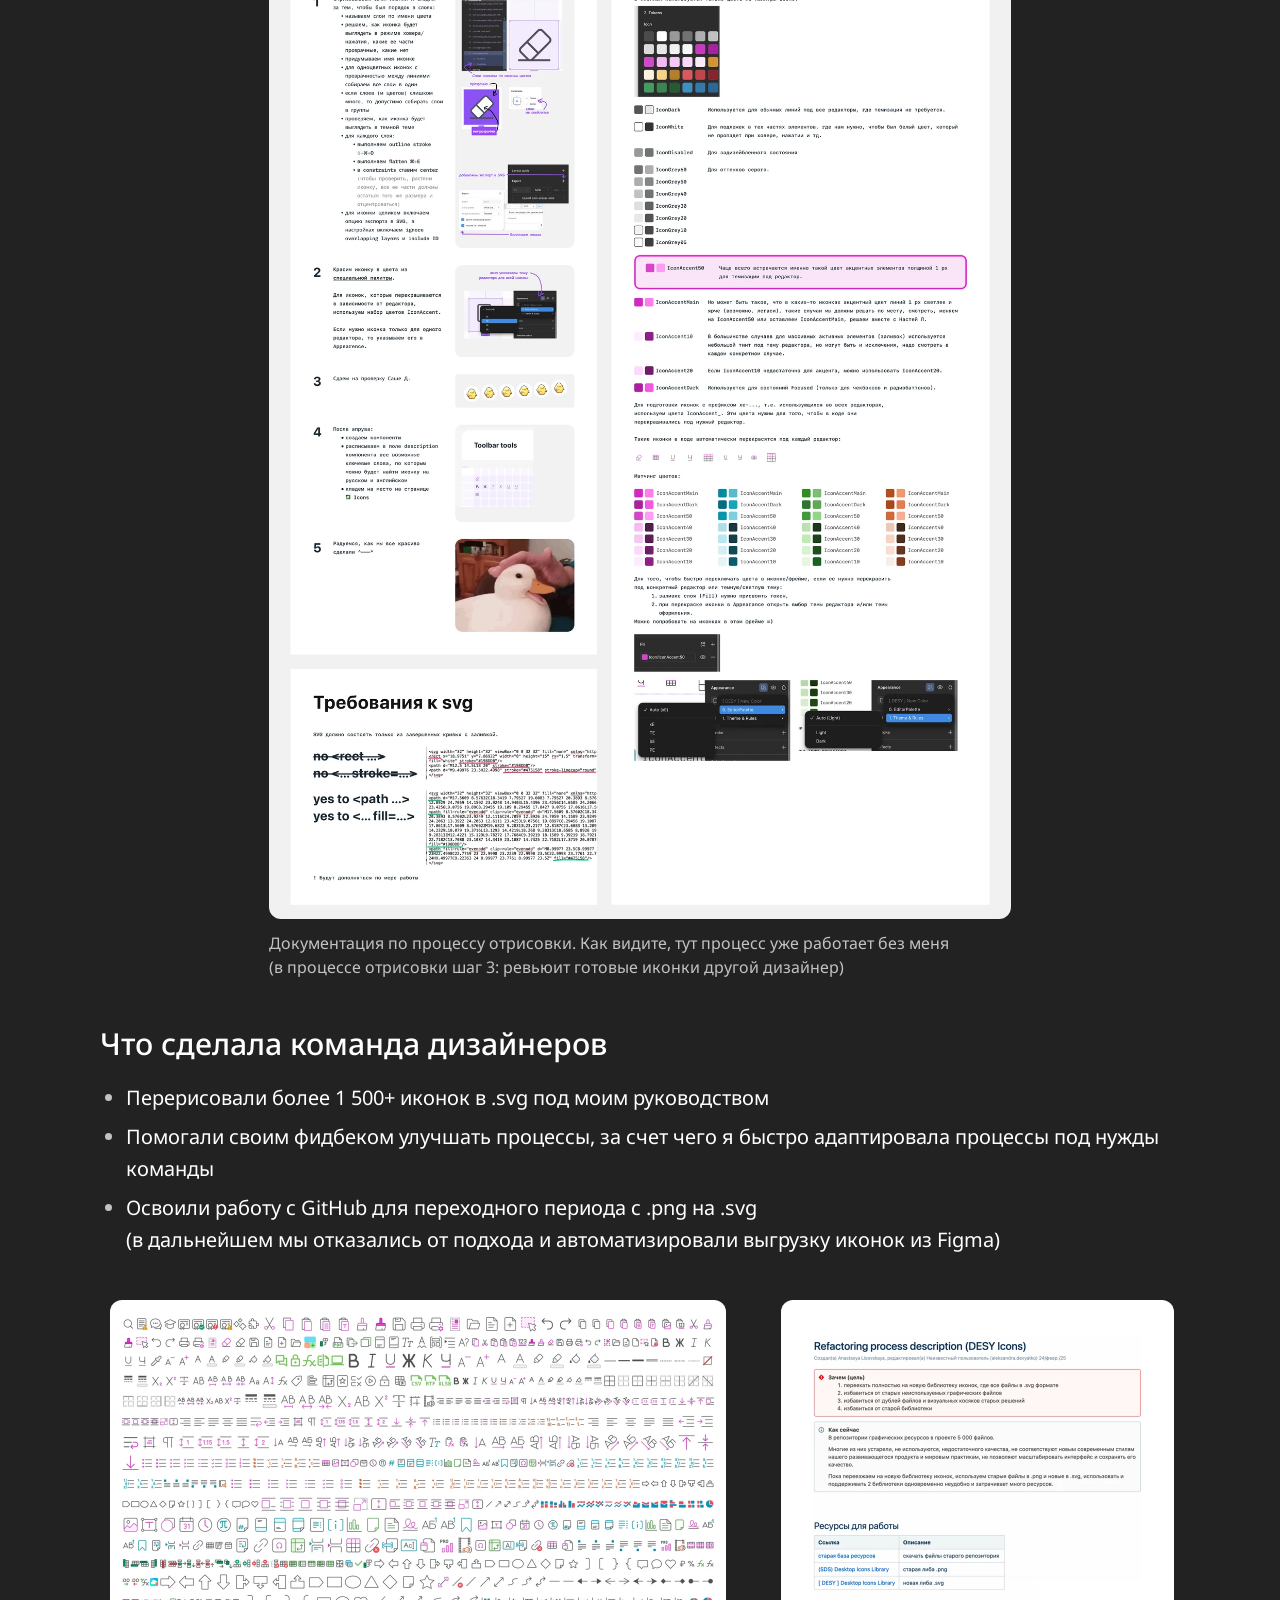
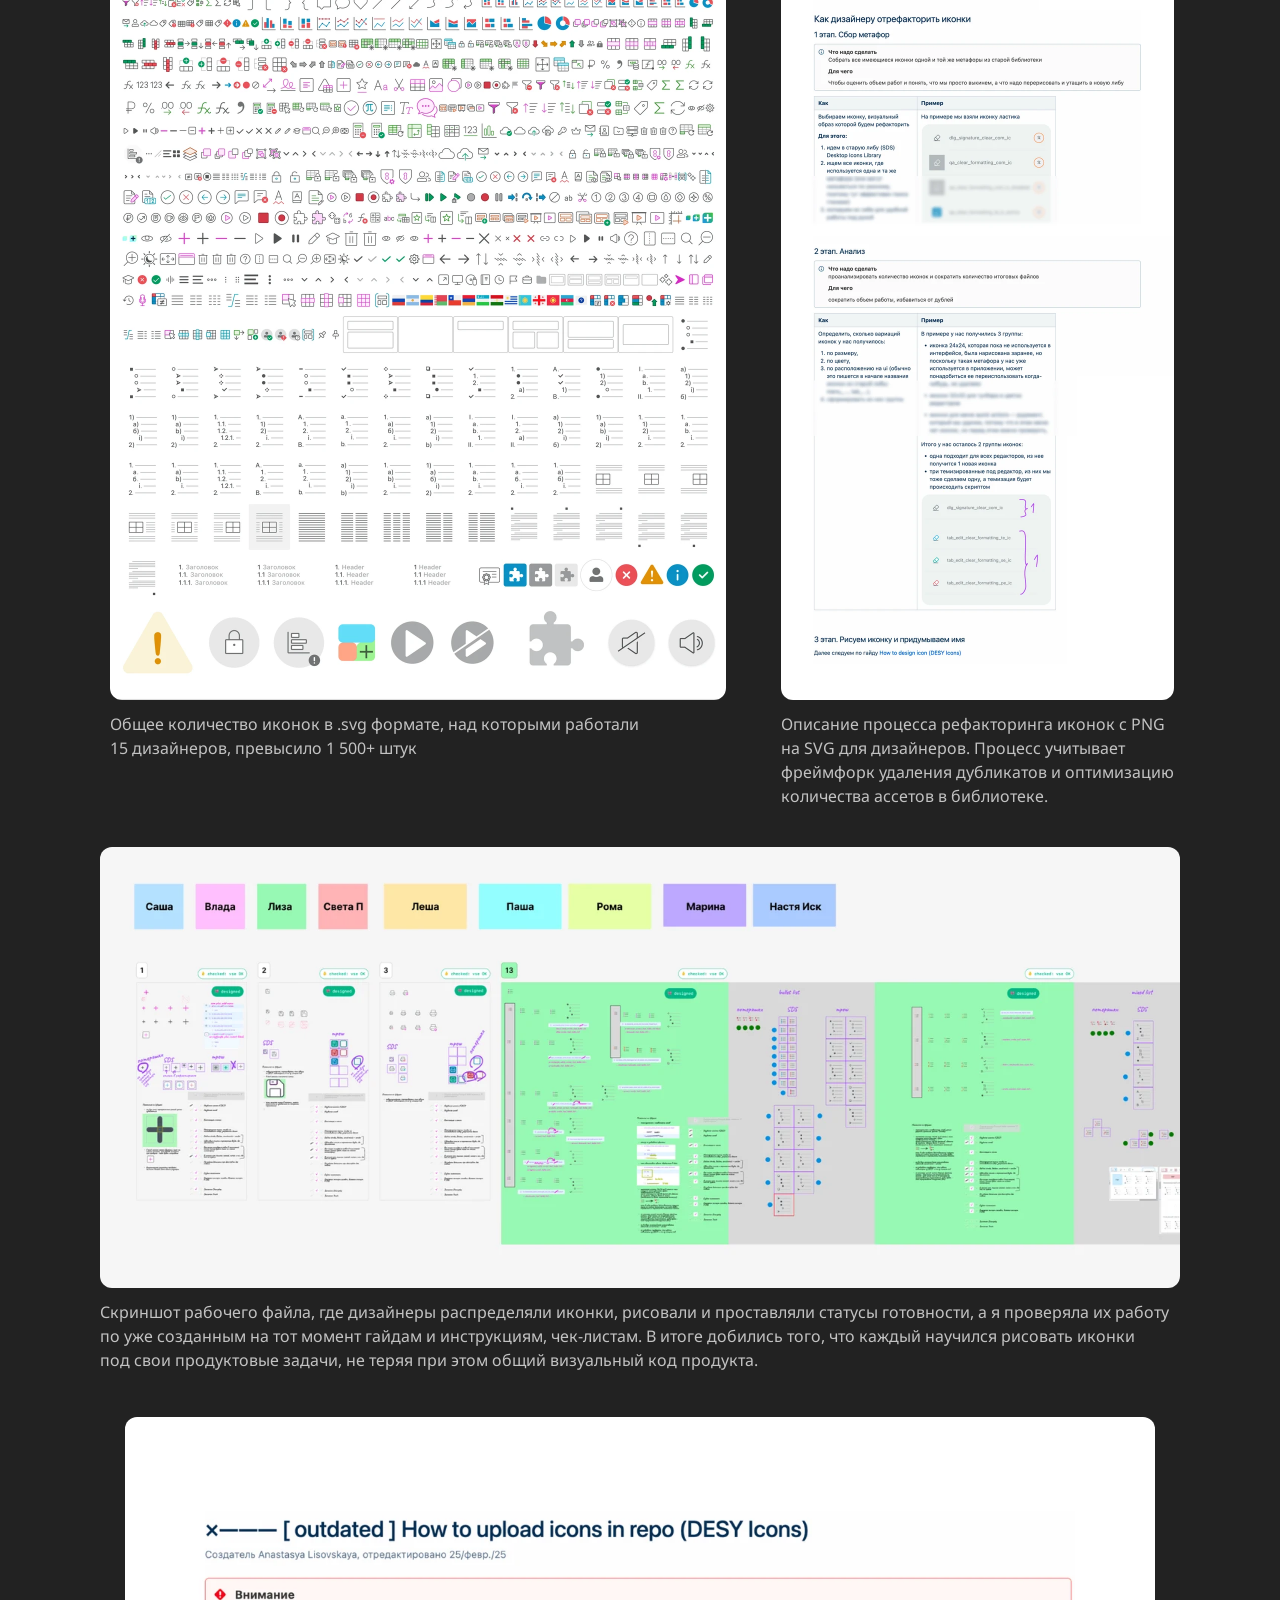
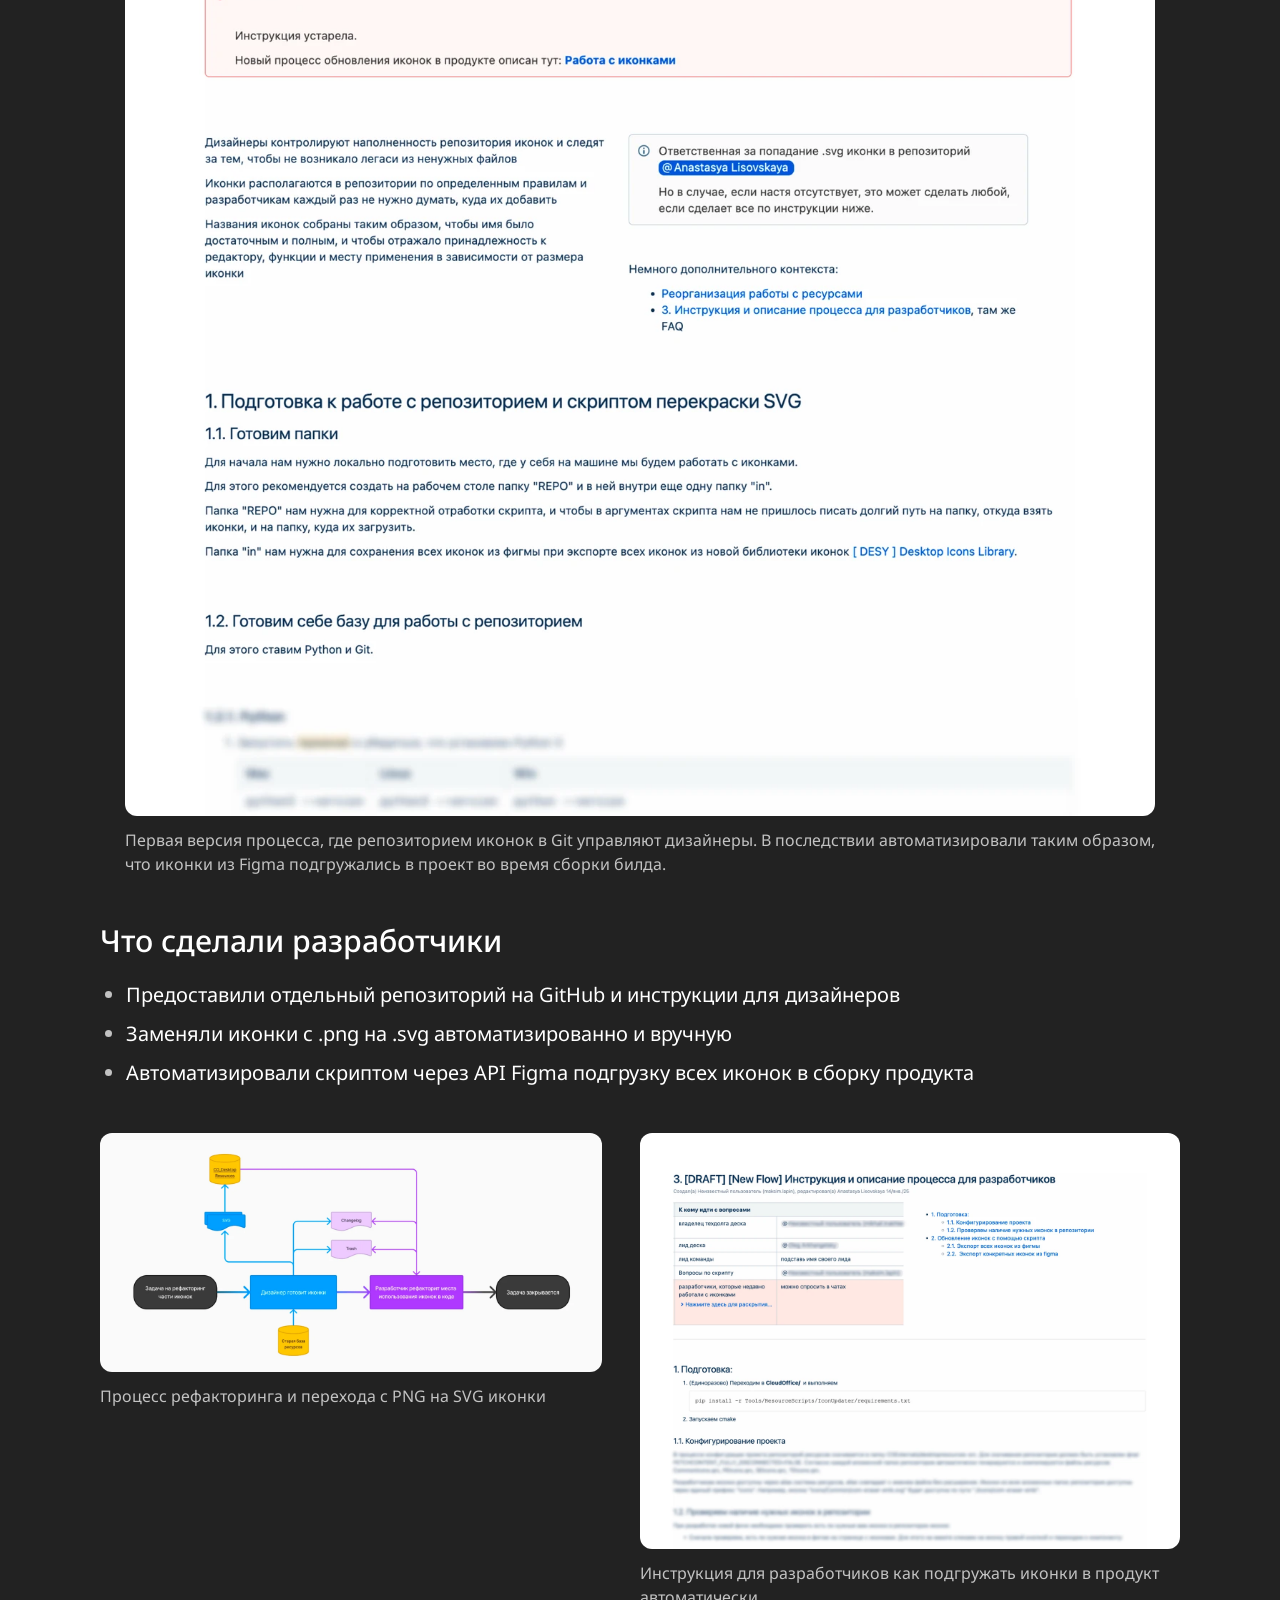
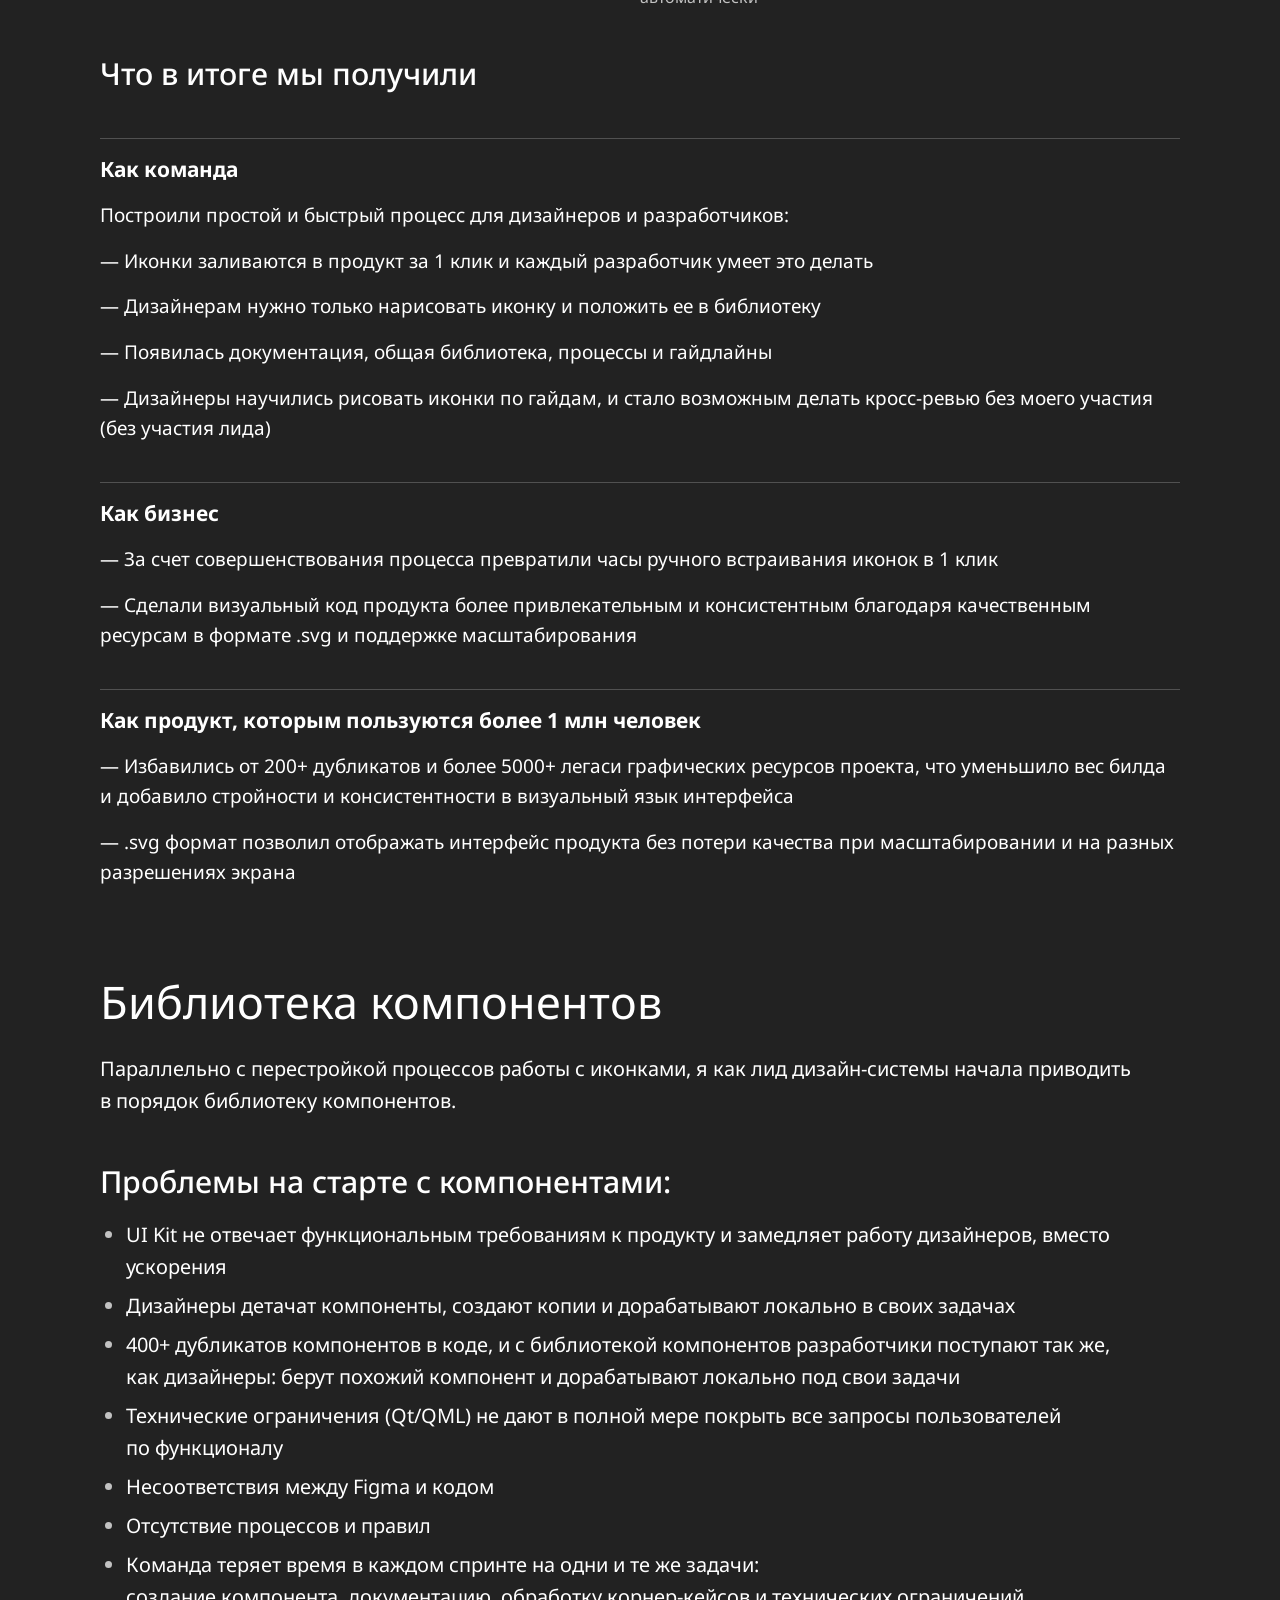
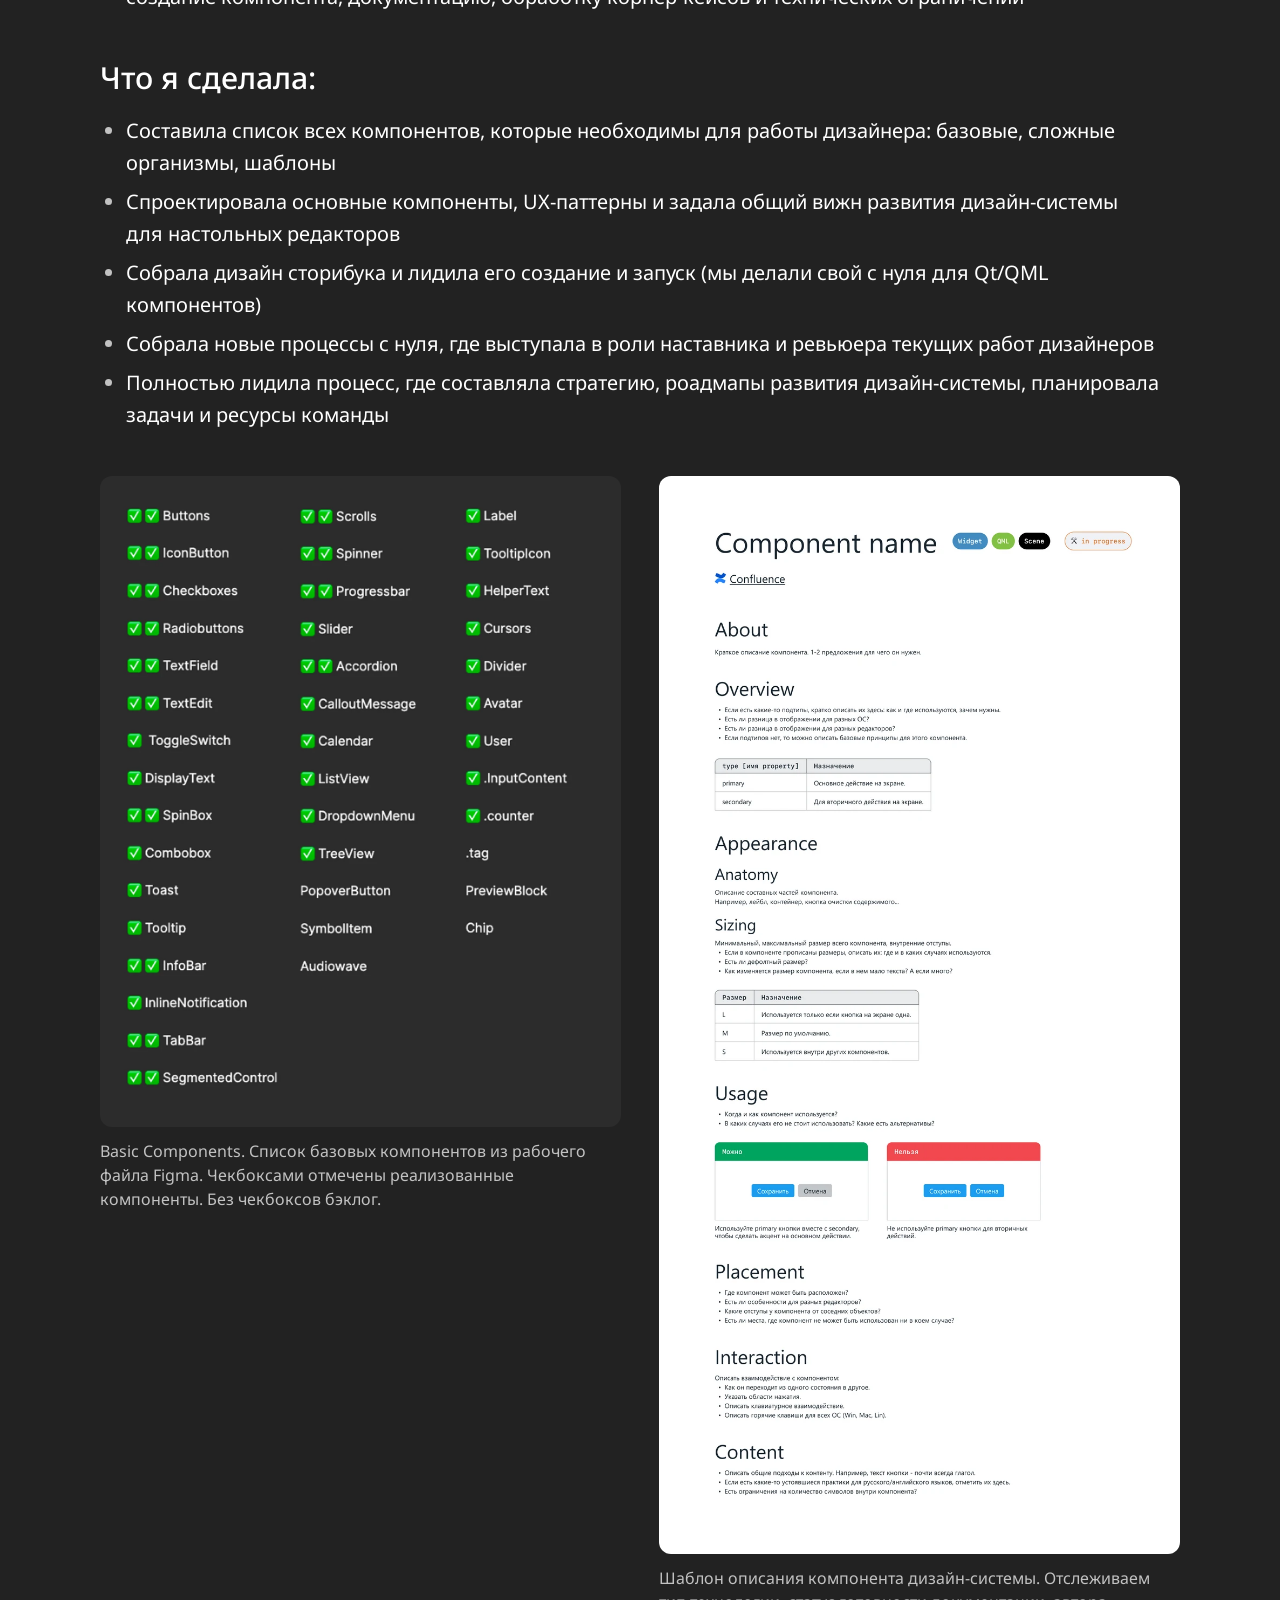
<file: projects/design-system/index.html>
<!doctype html>
<html lang="ru">
  <head>
    <meta charset="utf-8">
    <meta name="viewport" content="width=device-width, initial-scale=1">
    <meta name="description" content="Создание дизайн-системы с нуля для продукта-флагмана компании МойОфис">
    <meta property="og:type" content="website">
    <meta property="og:title" content="Дизайн-система — Анастасия Лисовская">
    <meta property="og:description" content="С нуля создала дизайн-систему для настольных редакторов МойОфис. С ней команда из 200+ человек стала выпускать новые функции на 30% быстрее.">
    <meta property="og:url" content="https://lisovskaia-design.pro/projects/design-system/index.html">
    <meta property="og:image" content="https://lisovskaia-design.pro/assets/og/design-system.jpg">
    <meta property="og:image:width" content="1200">
    <meta property="og:image:height" content="630">
    <meta property="og:image:alt" content="Обложка дизайн-системы МойОфис с количеством иконок, компонентов, функций и токенов.">
    <meta property="og:locale" content="ru_RU">
    <meta property="og:locale:alternate" content="en_US">
    <meta name="twitter:card" content="summary_large_image">
    <meta name="twitter:title" content="Дизайн-система — Анастасия Лисовская">
    <meta name="twitter:description" content="С нуля создала дизайн-систему для настольных редакторов МойОфис. С ней команда из 200+ человек стала выпускать новые функции на 30% быстрее.">
    <meta name="twitter:image" content="https://lisovskaia-design.pro/assets/og/design-system.jpg">
    <meta name="theme-color" content="#222222">
    <title>Дизайн-система — Анастасия Лисовская</title>
    <link rel="icon" href="../../favicon.ico" sizes="16x16 32x32 48x48">
    <link rel="icon" href="../../favicon.svg" type="image/svg+xml" sizes="any">
    <link rel="preload" href="../../assets/noto-sans.woff2" as="font" type="font/woff2" crossorigin="">
    <link rel="stylesheet" href="../../styles.css">
    <link rel="stylesheet" href="../case-common.css">
    <link rel="stylesheet" href="case.css">
  </head>
  <body class="case-page">
    <main>
      <nav class="case-navigation" aria-label="Навигация">
        <div class="contact-links language-switch" role="group" aria-label="Язык">
          <span lang="ru" aria-current="page">RU</span>
          <a class="contact-button" href="../../en/projects/design-system/index.html" lang="en" hreflang="en" aria-label="English">EN</a>
        </div>
        <div class="contact-links">
          <a class="contact-button" href="../../index.html#projects">← Назад к&nbsp;кейсам</a>
        </div>
      </nav>
      <article>
        <header>
          <h1>Дизайн-система для&nbsp;команды 200+&nbsp;человек. <span lang="en">Time-to-market</span> на&nbsp;30% быстрее</h1>
          <p class="case-summary">Создание дизайн-системы с&nbsp;нуля для&nbsp;продукта-флагмана компании МойОфис</p>
          <p class="case-platforms">0→1 · Дизайн-система для&nbsp;Linux, Windows, macOS</p>
        </header>
        <section>
          <h2>О&nbsp;проекте</h2>
          <p>МойОфис&nbsp;— компания, которая выпускает экосистему продуктов для&nbsp;бизнеса, куда входят редакторы документов в&nbsp;мобильной, настольной и&nbsp;веб версиях, почта, корпоративный мессенджер и&nbsp;облачные хранилища.</p>
          <table class="case-project-facts">
            <tbody>
              <tr>
                <th scope="row">Пользователи</th>
                <td>1M+&nbsp;MAU</td>
              </tr>
              <tr>
                <th scope="row">Сектор</th>
                <td>B2B, B2G, B2C</td>
              </tr>
              <tr>
                <th scope="row">Платформа</th>
                <td>desktop</td>
              </tr>
              <tr>
                <th scope="row">ОС</th>
                <td>Windows, Linux, macOS</td>
              </tr>
            </tbody>
          </table>
          <div class="case-pair">
            <div>
              <figure>
                <a href="images/ad_-_desktop_B2C.png">
                  <picture>
                    <source type="image/webp" srcset="previews/ad_-_desktop_B2C.webp">
                    <img src="images/ad_-_desktop_B2C.png" width="1440" height="835" alt="МойОфис для&nbsp;дома (B2C)" decoding="async" loading="lazy">
                  </picture>
                </a>
                <figcaption>МойОфис для&nbsp;дома (B2C) <br><a href="https://myoffice.ru/products/ofis-dlya-doma/">https://myoffice.ru/products/ofis-dlya-doma/</a> </figcaption>
              </figure>
            </div>
            <div>
              <figure>
                <a href="images/ad_-_desktop_B2B.png">
                  <picture>
                    <source type="image/webp" srcset="previews/ad_-_desktop_B2B.webp">
                    <img src="images/ad_-_desktop_B2B.png" width="1440" height="835" alt="МойОфис Документы Настольные (B2B, B2G)" decoding="async" loading="lazy">
                  </picture>
                </a>
                <figcaption>МойОфис Документы Настольные (B2B, B2G) <br><a href="https://myoffice.ru/trial/">https://myoffice.ru/trial/</a> </figcaption>
              </figure>
            </div>
          </div>
          <p><strong>Команда</strong>: <br>настольные редакторы документов (таблица, текст, презентация), 200+&nbsp;специалистов дизайна, разработки и&nbsp;тестирования. </p>
          <p>Команда очень быстро росла в&nbsp;2023&nbsp;году, и&nbsp;оптимизация процессов, в&nbsp;частности создание дизайн-системы, стали обязательным условием для&nbsp;сохранения и&nbsp;увеличения скорости и&nbsp;качества выпускаемых фич.</p>
        </section>
        <div class="case-section-pair">
          <section>
            <h2>ЦА</h2>
            <ul>
              <li>Дизайнеры, разработчики, тестировщики команды (200+&nbsp;человек)</li>
              <li>Пользователи настольных редакторов документов: более 1M+&nbsp;MAU</li>
            </ul>
          </section>
          <section>
            <h2>Команда дизайн-системы</h2>
            <p>В&nbsp;разные периоды работы над&nbsp;дизайн-системой к&nbsp;нам присоединялись:</p>
            <ul>
              <li>4–18&nbsp;дизайнеров</li>
              <li>2–7&nbsp;разработчиков</li>
            </ul>
          </section>
        </div>
        <div class="case-section-pair">
          <section>
            <h2>Проблемы на&nbsp;старте</h2>
            <ul>
              <li>Огромная команда 200+&nbsp;человек и&nbsp;мискоммуникация</li>
              <li>400&nbsp;дубликатов компонентов в&nbsp;коде</li>
              <li>Локальные детачи компонентов и&nbsp;доработки каждым дизайнером отдельно</li>
              <li>Неконсистентность в&nbsp;принятии решений по&nbsp;UXUI</li>
              <li>140+&nbsp;часов потери за&nbsp;спринт на&nbsp;выяснение гайдлайнов которых нет</li>
              <li>UI Kit, который не&nbsp;работает и&nbsp;провоцирует к&nbsp;детачам компонентов</li>
              <li>Отсутствие поддержки доступности</li>
              <li>Огромный технический долг</li>
              <li>Отсутствие документации и&nbsp;принятых паттернов</li>
              <li>Процессы на&nbsp;ручнике</li>
            </ul>
          </section>
          <section>
            <h2>Результаты</h2>
            <ul>
              <li>60+&nbsp;компонентов в&nbsp;Figma</li>
              <li>20+ Qt/QML компонентов в&nbsp;коде</li>
              <li>Более 10&nbsp;000 оптимизированных строк кода</li>
              <li>Библиотеки иконок, стилей, компонентов с&nbsp;нуля</li>
              <li>Поддержка accessibility, WCAG</li>
              <li>Автоматизация процессов для&nbsp;разработки: ручные операции и&nbsp;потеря времени на&nbsp;согласования превратились в&nbsp;результат за&nbsp;1&nbsp;клик</li>
              <li>Внедренные метрики дизайн-системы и&nbsp;фидбек команды</li>
              <li>Единая база знаний</li>
              <li>Storybook с&nbsp;нуля для&nbsp;Qt/QML</li>
              <li>Темизация интерфейса и&nbsp;масштабируемость системного подхода в&nbsp;токенах</li>
            </ul>
          </section>
        </div>
        <section>
          <h2><strong>Моя роль</strong></h2>
          <p>Играющий тренер, дизайн-лид, проджект менеджер.</p>
          <p>Как&nbsp;первопроходец я собирала текущие проблемы, анализировала узкие места, предлагала решения, самостоятельно тестировала их на&nbsp;себе как&nbsp;на&nbsp;дизайнере, далее внедряла новые подходы на&nbsp;всю команду и&nbsp;собирала фидбек с&nbsp;дизайнеров, разработчиков, тестировщиков.</p>
        </section>
        <section>
          <h2>Процесс</h2>
          <ul>
            <li>Начали с&nbsp;доказательства того, что&nbsp;дизайн-система необходима, и&nbsp;я подготовила POC и&nbsp;экономическое моделирование текущего состояния и&nbsp;состояния процессов с&nbsp;внедренной дизайн-системой</li>
            <li>За&nbsp;счет этого добились выделения ресурсов отдельной команды</li>
            <li>Последовательно создавали и&nbsp;наполняли библиотеки с&nbsp;нуля под&nbsp;моим руководством</li>
            <li>Я предложила новые процессы, которые мы обкатали на&nbsp;команде, поправили шероховатости и&nbsp;бутылочные горлышки</li>
            <li>Автоматизировали работу разработки за&nbsp;счет внедрения новых процессов</li>
            <li>Внедрили метрики эффективности дизайн-системы, систему которых я разработала</li>
          </ul>
          <p class="case-aside">Дальше опишу каждый пункт более подробно.</p>
        </section>
        <section>
          <h2>Proof of Concept</h2>
          <h3>1&nbsp;шаг</h3>
          <p>Я подготовила документ, в&nbsp;котором рассчитала текущие потери на&nbsp;процессах, за&nbsp;счет чего это можно починить, и&nbsp;как&nbsp;дизайн-система в&nbsp;этом поможет. В&nbsp;итоге получила расчеты бизнес-модели по&nbsp;внедрению дизайн-системы.</p>
          <table class="case-metrics">
            <tbody>
              <tr>
                <th scope="row">15,4%</th>
                <td>минимум экономии на&nbsp;процессах после внедрения</td>
              </tr>
              <tr>
                <th scope="row">2&nbsp;месяца</th>
                <td>период окупаемости после внедрения</td>
              </tr>
              <tr>
                <th scope="row">3%</th>
                <td>всего надо экономить на&nbsp;процессах, чтобы выйти в&nbsp;точку безубыточности</td>
              </tr>
              <tr>
                <th scope="row">22,7%</th>
                <td>столько ROI получим в&nbsp;точке безубыточности</td>
              </tr>
            </tbody>
          </table>
          <p>В&nbsp;документе рассчитала 3&nbsp;варианта внедрения в&nbsp;зависимости от&nbsp;полноты покрытия текущих процессов:</p>
          <ul>
            <li>только для&nbsp;дизайна,</li>
            <li>для&nbsp;дизайна и&nbsp;разработки,</li>
            <li>для&nbsp;дизайна, разработки и&nbsp;тестирования.</li>
          </ul>
          <div class="case-documents case-proof-docs">
            <figure class="case-portrait" style="--preview-width-limit: calc(var(--preview-height-limit) * 1103 / 2000)">
              <a href="images/weak_points_in_processes.png">
                <picture>
                  <source type="image/webp" srcset="previews/weak_points_in_processes.webp">
                  <img src="images/weak_points_in_processes.png" width="1103" height="2000" alt="Документ с&nbsp;перечислением проблем текущих процессов и&nbsp;как&nbsp;дизайн-система поможет их решить" decoding="async" loading="lazy">
                </picture>
              </a>
              <figcaption>Документ с&nbsp;перечислением проблем текущих процессов и&nbsp;как&nbsp;дизайн-система поможет их решить</figcaption>
            </figure>
            <figure class="case-portrait" style="--preview-width-limit: calc(var(--preview-height-limit) * 845 / 2000)">
              <a href="images/POC.png">
                <picture>
                  <source type="image/webp" srcset="previews/POC.webp">
                  <img src="images/POC.png" width="845" height="2000" alt="Ключевые выдержки из&nbsp;документа Proof of Concept в&nbsp;пространстве команды в&nbsp;Confluence. DESY — название дизайн-системы" decoding="async" loading="lazy">
                </picture>
              </a>
              <figcaption>Ключевые выдержки из&nbsp;документа Proof of Concept в&nbsp;пространстве команды в&nbsp;Confluence. <br>DESY&nbsp;— название дизайн-системы </figcaption>
            </figure>
          </div>
          <h3>2&nbsp;шаг</h3>
          <p>Я презентовала этот документ на&nbsp;весь дизайн-департамент, нашла союзников, поговорила с&nbsp;моим лидом, лидом продуктового дизайна всей компании, лидами разработки.</p>
          <blockquote>В&nbsp;итоге совместными усилиями мы смогли продавить инициативу на&nbsp;уровень CTO.</blockquote>
          <h3>3&nbsp;шаг</h3>
          <blockquote>Удалось получить выделенные ресурсы и&nbsp;команду под&nbsp;дизайн-систему.</blockquote>
          <div class="case-pair">
            <div>
              <p>По&nbsp;итогу этой работы я выступила на&nbsp;конференции ITGM’16 (Санкт-Петербург) в&nbsp;2024, где рассказала про&nbsp;процесс и&nbsp;основные ошибки, которые мы допустили на&nbsp;этом пути.</p>
            </div>
            <div>
              <figure>
                <a href="images/ITGM16_2024.jpg">
                  <picture>
                    <source type="image/webp" srcset="previews/ITGM16_2024.webp">
                    <img src="images/ITGM16_2024.jpg" width="1440" height="869" alt="Выступление на&nbsp;конференции ITGM’16 в&nbsp;2024 году" decoding="async" loading="lazy">
                  </picture>
                </a>
              </figure>
            </div>
          </div>
        </section>
        <section>
          <h2>Библиотека иконок</h2>
          <p>Пока происходило согласование ресурсов на&nbsp;дизайн-систему, я начала приводить в&nbsp;порядок библиотеку иконок.</p>
          <h3>Проблемы на&nbsp;старте с&nbsp;иконками</h3>
          <ul>
            <li>Отсутствие единой библиотеки и&nbsp;правил использования</li>
            <li>Отсутствие процессов и&nbsp;документации</li>
            <li>Отсутствие правил нейминга и&nbsp;хранения</li>
            <li>Разница в&nbsp;наборе иконок в&nbsp;Figma и&nbsp;в&nbsp;коде</li>
            <li>Дубликаты иконок, их размеров, когда каждая иконка рисовалась 3&nbsp;раза для&nbsp;каждого из&nbsp;редакторов</li>
            <li>.png формат, который не&nbsp;поддерживает хорошее качество при&nbsp;масштабировании интерфейса</li>
            <li>Более 5&nbsp;000+ нерелевантных легаси ресурсов в&nbsp;коде</li>
          </ul>
          <h3>Что&nbsp;я сделала</h3>
          <ul>
            <li>Создала централизованную библиотеку</li>
            <li>Систематизировала подход и&nbsp;описала процессы работы с&nbsp;иконками</li>
            <li>Проработала правила использования, размеры, правила рисования, гайдлайны</li>
            <li>Залидила процесс перехода с&nbsp;.png на&nbsp;.svg</li>
            <li>Протестила новые подходы на&nbsp;себе</li>
            <li>Добилась автоматизации процессов работы с&nbsp;иконками</li>
          </ul>
          <figure>
            <a href="images/icons_docs.png">
              <picture>
                <source type="image/webp" srcset="previews/icons_docs.webp">
                <img src="images/icons_docs.png" width="1440" height="737" alt="Документация по&nbsp;наименованию иконок и&nbsp;их хранению" decoding="async" loading="lazy">
              </picture>
            </a>
            <figcaption>Документация по&nbsp;наименованию иконок и&nbsp;их хранению</figcaption>
          </figure>
          <figure class="case-centered" style="--preview-width-limit: calc(var(--preview-height-limit) * 1440 / 1943)">
            <a href="images/icons_process.png">
              <picture>
                <source type="image/webp" srcset="previews/icons_process.webp">
                <img src="images/icons_process.png" width="1440" height="1943" alt="Документация по&nbsp;процессу отрисовки. Как&nbsp;видите, тут процесс уже работает без&nbsp;меня (в&nbsp;процессе отрисовки шаг 3: ревьюит готовые иконки другой дизайнер)" decoding="async" loading="lazy">
              </picture>
            </a>
            <figcaption>Документация по&nbsp;процессу отрисовки. Как&nbsp;видите, тут процесс уже работает без&nbsp;меня (в&nbsp;процессе отрисовки шаг&nbsp;3: ревьюит готовые иконки другой дизайнер)</figcaption>
          </figure>
          <h3>Что&nbsp;сделала команда дизайнеров</h3>
          <ul>
            <li>Перерисовали более 1&nbsp;500+&nbsp;иконок в&nbsp;.svg под&nbsp;моим руководством</li>
            <li>Помогали своим фидбеком улучшать процессы, за&nbsp;счет чего я быстро адаптировала процессы под&nbsp;нужды команды</li>
            <li>Освоили работу с&nbsp;GitHub для&nbsp;переходного периода с&nbsp;.png на&nbsp;.svg <br>(в&nbsp;дальнейшем мы отказались от&nbsp;подхода и&nbsp;автоматизировали выгрузку иконок из&nbsp;Figma) </li>
          </ul>
          <div class="case-documents case-icon-docs">
            <figure class="case-portrait" style="--preview-width-limit: calc(var(--preview-height-limit) * 1232 / 2000)">
              <a href="images/1500_icons_preview.png">
                <picture>
                  <source type="image/webp" srcset="previews/1500_icons_preview.webp">
                  <img src="images/1500_icons_preview.png" width="1232" height="2000" alt="Общее количество иконок в&nbsp;.svg формате, над&nbsp;которыми работали 15 дизайнеров, превысило 1 500+ штук" decoding="async" loading="lazy">
                </picture>
              </a>
              <figcaption>Общее количество иконок в&nbsp;.svg формате, над&nbsp;которыми работали 15&nbsp;дизайнеров, превысило 1&nbsp;500+&nbsp;штук</figcaption>
            </figure>
            <figure>
              <a href="images/icons_work_screenshot.png">
                <picture>
                  <source type="image/webp" srcset="previews/icons_work_screenshot.webp">
                  <img src="images/icons_work_screenshot.png" width="1440" height="588" alt="Скриншот рабочего файла, где дизайнеры распределяли иконки, рисовали и&nbsp;проставляли статусы готовности, а&nbsp;я проверяла их работу по&nbsp;уже созданным на&nbsp;тот момент гайдам и&nbsp;инструкциям, чек-листам. В&nbsp;итоге добились того, что&nbsp;каждый научился рисовать иконки под&nbsp;свои продуктовые задачи, не теряя при&nbsp;этом общий визуальный код продукта." decoding="async" loading="lazy">
                </picture>
              </a>
              <figcaption>Скриншот рабочего файла, где дизайнеры распределяли иконки, рисовали и&nbsp;проставляли статусы готовности, а&nbsp;я проверяла их работу по&nbsp;уже созданным на&nbsp;тот момент гайдам и&nbsp;инструкциям, чек-листам. В&nbsp;итоге добились того, что&nbsp;каждый научился рисовать иконки под&nbsp;свои продуктовые задачи, не&nbsp;теряя при&nbsp;этом общий визуальный код продукта.</figcaption>
            </figure>
            <figure class="case-portrait" style="--preview-width-limit: calc(var(--preview-height-limit) * 786 / 2000)">
              <a href="images/design_icons_refactoring_process.png">
                <picture>
                  <source type="image/webp" srcset="previews/design_icons_refactoring_process.webp">
                  <img src="images/design_icons_refactoring_process.png" width="786" height="2000" alt="Описание процесса рефакторинга иконок с&nbsp;PNG на&nbsp;SVG для&nbsp;дизайнеров. Процесс учитывает фреймфорк удаления дубликатов и&nbsp;оптимизацию количества ассетов в&nbsp;библиотеке." decoding="async" loading="lazy">
                </picture>
              </a>
              <figcaption>Описание процесса рефакторинга иконок с&nbsp;PNG на&nbsp;SVG для&nbsp;дизайнеров. Процесс учитывает фреймфорк удаления дубликатов и&nbsp;оптимизацию количества ассетов в&nbsp;библиотеке.</figcaption>
            </figure>
          </div>
          <figure class="case-centered" style="--preview-width-limit: calc(var(--preview-height-limit) * 1440 / 1397)">
            <a href="images/design_repo_v1_-_short.png">
              <picture>
                <source type="image/webp" srcset="previews/design_repo_v1_-_short.webp">
                <img src="images/design_repo_v1_-_short.png" width="1440" height="1397" alt="Первая версия процесса, где репозиторием иконок в&nbsp;Git управляют дизайнеры. В&nbsp;последствии автоматизировали таким образом, что&nbsp;иконки из&nbsp;Figma подгружались в&nbsp;проект во&nbsp;время сборки билда." decoding="async" loading="lazy">
              </picture>
            </a>
            <figcaption>Первая версия процесса, где репозиторием иконок в&nbsp;Git управляют дизайнеры. В&nbsp;последствии автоматизировали таким образом, что&nbsp;иконки из&nbsp;Figma подгружались в&nbsp;проект во&nbsp;время сборки билда.</figcaption>
          </figure>
          <h3>Что&nbsp;сделали разработчики</h3>
          <ul>
            <li>Предоставили отдельный репозиторий на&nbsp;GitHub и&nbsp;инструкции для&nbsp;дизайнеров</li>
            <li>Заменяли иконки с&nbsp;.png на&nbsp;.svg автоматизированно и&nbsp;вручную</li>
            <li>Автоматизировали скриптом через&nbsp;API Figma подгрузку всех иконок в&nbsp;сборку продукта</li>
          </ul>
          <div class="case-documents case-dev-docs">
            <figure class="case-centered case-half">
              <a href="images/refactoring_process.png">
                <picture>
                  <source type="image/webp" srcset="previews/refactoring_process.webp">
                  <img src="images/refactoring_process.png" width="1440" height="686" alt="Процесс рефакторинга и&nbsp;перехода с&nbsp;PNG на&nbsp;SVG иконки" decoding="async" loading="lazy">
                </picture>
              </a>
              <figcaption>Процесс рефакторинга и&nbsp;перехода с&nbsp;PNG на&nbsp;SVG иконки</figcaption>
            </figure>
            <figure>
              <a href="images/dev_docs_icons_-_short.png">
                <picture>
                  <source type="image/webp" srcset="previews/dev_docs_icons_-_short.webp">
                  <img src="images/dev_docs_icons_-_short.png" width="1440" height="1108" alt="Инструкция для&nbsp;разработчиков как&nbsp;подгружать иконки в&nbsp;продукт автоматически" decoding="async" loading="lazy">
                </picture>
              </a>
              <figcaption>Инструкция для&nbsp;разработчиков как&nbsp;подгружать иконки в&nbsp;продукт автоматически</figcaption>
            </figure>
          </div>
          <h3>Что&nbsp;в&nbsp;итоге мы получили</h3>
          <div class="case-outcomes">
            <div>
              <h4>Как&nbsp;команда</h4>
              <p>Построили простой и&nbsp;быстрый процесс для&nbsp;дизайнеров и&nbsp;разработчиков:</p>
              <p>—&nbsp;Иконки заливаются в&nbsp;продукт за&nbsp;1&nbsp;клик и&nbsp;каждый разработчик умеет это делать</p>
              <p>—&nbsp;Дизайнерам нужно только нарисовать иконку и&nbsp;положить ее в&nbsp;библиотеку</p>
              <p>—&nbsp;Появилась документация, общая библиотека, процессы и&nbsp;гайдлайны</p>
              <p>—&nbsp;Дизайнеры научились рисовать иконки по&nbsp;гайдам, и&nbsp;стало возможным делать кросс-ревью без&nbsp;моего участия (без&nbsp;участия лида)</p>
            </div>
            <div>
              <h4>Как&nbsp;бизнес</h4>
              <p>—&nbsp;За&nbsp;счет совершенствования процесса превратили часы ручного встраивания иконок в&nbsp;1&nbsp;клик</p>
              <p>—&nbsp;Сделали визуальный код продукта более привлекательным и&nbsp;консистентным благодаря качественным ресурсам в&nbsp;формате .svg и&nbsp;поддержке масштабирования</p>
            </div>
            <div>
              <h4>Как&nbsp;продукт, которым пользуются более 1&nbsp;млн человек</h4>
              <p>—&nbsp;Избавились от&nbsp;200+&nbsp;дубликатов и&nbsp;более 5000+ легаси графических ресурсов проекта, что&nbsp;уменьшило вес билда и&nbsp;добавило стройности и&nbsp;консистентности в&nbsp;визуальный язык интерфейса</p>
              <p>—&nbsp;.svg формат позволил отображать интерфейс продукта без&nbsp;потери качества при&nbsp;масштабировании и&nbsp;на&nbsp;разных разрешениях экрана</p>
            </div>
          </div>
        </section>
        <section>
          <h2>Библиотека компонентов</h2>
          <p>Параллельно с&nbsp;перестройкой процессов работы с&nbsp;иконками, я как&nbsp;лид дизайн-системы начала приводить в&nbsp;порядок библиотеку компонентов.</p>
          <h3>Проблемы на&nbsp;старте с&nbsp;компонентами:</h3>
          <ul>
            <li>UI Kit не&nbsp;отвечает функциональным требованиям к&nbsp;продукту и&nbsp;замедляет работу дизайнеров, вместо ускорения</li>
            <li>Дизайнеры детачат компоненты, создают копии и&nbsp;дорабатывают локально в&nbsp;своих задачах</li>
            <li>400+&nbsp;дубликатов компонентов в&nbsp;коде, и&nbsp;с&nbsp;библиотекой компонентов разработчики поступают так&nbsp;же, как&nbsp;дизайнеры: берут похожий компонент и&nbsp;дорабатывают локально под&nbsp;свои задачи</li>
            <li>Технические ограничения (Qt/QML) не&nbsp;дают в&nbsp;полной мере покрыть все запросы пользователей по&nbsp;функционалу</li>
            <li>Несоответствия между&nbsp;Figma и&nbsp;кодом</li>
            <li>Отсутствие процессов и&nbsp;правил</li>
            <li>Команда теряет время в&nbsp;каждом спринте на&nbsp;одни и&nbsp;те&nbsp;же задачи: <br>создание компонента, документацию, обработку корнер-кейсов и&nbsp;технических ограничений </li>
          </ul>
          <h3>Что&nbsp;я сделала:</h3>
          <ul>
            <li>Составила список всех компонентов, которые необходимы для&nbsp;работы дизайнера: базовые, сложные организмы, шаблоны</li>
            <li>Спроектировала основные компоненты, UX-паттерны и&nbsp;задала общий вижн развития дизайн-системы для&nbsp;настольных редакторов</li>
            <li>Собрала дизайн сторибука и&nbsp;лидила его создание и&nbsp;запуск (мы делали свой с&nbsp;нуля для&nbsp;Qt/QML компонентов)</li>
            <li>Собрала новые процессы с&nbsp;нуля, где выступала в&nbsp;роли наставника и&nbsp;ревьюера текущих работ дизайнеров</li>
            <li>Полностью лидила процесс, где составляла стратегию, роадмапы развития дизайн-системы, планировала задачи и&nbsp;ресурсы команды</li>
          </ul>
          <div class="case-pair">
            <div>
              <figure>
                <a href="images/basic_components.png">
                  <picture>
                    <source type="image/webp" srcset="previews/basic_components.webp">
                    <img src="images/basic_components.png" width="1200" height="1500" alt="Basic Components. Список базовых компонентов из&nbsp;рабочего файла Figma. Чекбоксами отмечены реализованные компоненты. Без&nbsp;чекбоксов бэклог." decoding="async" loading="lazy">
                  </picture>
                </a>
                <figcaption>Basic Components. Список базовых компонентов из&nbsp;рабочего файла Figma. Чекбоксами отмечены реализованные компоненты. Без&nbsp;чекбоксов бэклог.</figcaption>
              </figure>
            </div>
            <div>
              <figure class="case-portrait">
                <a href="images/component_description-template.png">
                  <picture>
                    <source type="image/webp" srcset="previews/component_description-template.webp">
                    <img src="images/component_description-template.png" width="966" height="2000" alt="Шаблон описания компонента дизайн-системы. Отслеживаем тип технологии, статус готовности документации, автора-дизайнера." decoding="async" loading="lazy">
                  </picture>
                </a>
                <figcaption>Шаблон описания компонента дизайн-системы. Отслеживаем тип технологии, статус готовности документации, автора-дизайнера.</figcaption>
              </figure>
            </div>
          </div>
          <figure>
            <a href="images/storybook.png">
              <picture>
                <source type="image/webp" srcset="previews/storybook.webp">
                <img src="images/storybook.png" width="1440" height="864" alt="Концепт сторибука" decoding="async" loading="lazy">
              </picture>
            </a>
            <figcaption>Концепт сторибука</figcaption>
          </figure>
          <figure class="case-centered" style="--preview-width-limit: calc(var(--preview-height-limit) * 1440 / 1979)">
            <a href="images/desy_roadmap_2026.png">
              <picture>
                <source type="image/webp" srcset="previews/desy_roadmap_2026.webp">
                <img src="images/desy_roadmap_2026.png" width="1440" height="1979" alt="Часть документа-стратегии развития дизайн-системы на&nbsp;2026 год. Первая стратегия была написана в&nbsp;2025, когда мы активно развивали дизайн-систему. Здесь я обновляю стратегию относительно тех результатов, которые мы достигли в&nbsp;2025. По&nbsp;каждому разделу расписан DOD для&nbsp;дизайна и&nbsp;разработки, уже выполненные задачи и&nbsp;план на&nbsp;следующий год." decoding="async" loading="lazy">
              </picture>
            </a>
            <figcaption>Часть документа-стратегии развития дизайн-системы на&nbsp;2026&nbsp;год. <br>Первая стратегия была написана в&nbsp;2025, когда мы активно развивали дизайн-систему. Здесь я обновляю стратегию относительно тех результатов, которые мы достигли в&nbsp;2025. По&nbsp;каждому разделу расписан DOD для&nbsp;дизайна и&nbsp;разработки, уже выполненные задачи и&nbsp;план на&nbsp;следующий год. </figcaption>
          </figure>
          <h3>Что&nbsp;сделала команда дизайнеров</h3>
          <p>В&nbsp;зависимости от&nbsp;стадии и&nbsp;скорости работы над&nbsp;дизайн-системой в&nbsp;команде работали от&nbsp;2 до&nbsp;5&nbsp;дизайнеров.</p>
          <p>Что&nbsp;сделали:</p>
          <ul>
            <li>Спроектировали более 60+&nbsp;компонентов в&nbsp;Figma</li>
            <li>Собрали дизайн базовых компонентов с&nbsp;нуля, где анализировали их использование в&nbsp;продукте с&nbsp;более чем&nbsp;100+&nbsp;функций</li>
            <li>Собрали дизайн компонентов-организмов повышенной сложности с&nbsp;нуля (диалоги, панель инструментов, вспомогательные боковые панели и&nbsp;др.)</li>
            <li>Доработали и&nbsp;расширили зарождавшуюся библиотеку гайдов и&nbsp;UX-паттернов</li>
            <li>Сделали полный редизайн библиотеки стилей</li>
            <li>Создали и&nbsp;регулярно обновляли словарь-глоссарий терминов дизайн-системы для&nbsp;всей команды, чтобы разговаривать на&nbsp;одном языке дизайнерам, разработчикам и&nbsp;тестировщикам 200+&nbsp;человек</li>
          </ul>
          <figure>
            <a href="images/libs_all.png">
              <picture>
                <source type="image/webp" srcset="previews/libs_all.webp">
                <img src="images/libs_all.png" width="1440" height="571" alt="Все созданные библиотеки с&nbsp;более чем&nbsp;60+ компонентов в&nbsp;Figma" decoding="async" loading="lazy">
              </picture>
            </a>
            <figcaption>Все созданные библиотеки с&nbsp;более чем&nbsp;60+&nbsp;компонентов в&nbsp;Figma</figcaption>
          </figure>
          <figure class="case-centered" style="--preview-width-limit: calc(var(--preview-height-limit) * 1440 / 1956)">
            <a href="images/dialogs_docs.png">
              <picture>
                <source type="image/webp" srcset="previews/dialogs_docs.webp">
                <img src="images/dialogs_docs.png" width="1440" height="1956" alt="Описание компонента диалога" decoding="async" loading="lazy">
              </picture>
            </a>
            <figcaption>Описание компонента диалога</figcaption>
          </figure>
          <figure>
            <a href="images/panel_docs.png">
              <picture>
                <source type="image/webp" srcset="previews/panel_docs.webp">
                <img src="images/panel_docs.png" width="1440" height="1004" alt="Компонент правой панели с&nbsp;разным функционалом табличного редактора" decoding="async" loading="lazy">
              </picture>
            </a>
            <figcaption>Компонент правой панели с&nbsp;разным функционалом табличного редактора</figcaption>
          </figure>
          <figure>
            <a href="images/glossary.png">
              <picture>
                <source type="image/webp" srcset="previews/glossary.webp">
                <img src="images/glossary.png" width="1440" height="1213" alt="Глоссарий терминов дизайн-системы. Процесс был выстроен так, чтобы все могли обсудить элемент и&nbsp;выбрать наиболее точное название всей командой 200+ человек" decoding="async" loading="lazy">
              </picture>
            </a>
            <figcaption>Глоссарий терминов дизайн-системы. Процесс был выстроен так, чтобы все могли обсудить элемент и&nbsp;выбрать наиболее точное название всей командой 200+&nbsp;человек</figcaption>
          </figure>
          <h3>Что&nbsp;сделали разработчики</h3>
          <p>В&nbsp;зависимости от&nbsp;стадии и&nbsp;скорости работы над&nbsp;дизайн-системой в&nbsp;команде работали от&nbsp;2 до&nbsp;7&nbsp;разработчиков.</p>
          <p>Что&nbsp;сделали:</p>
          <ul>
            <li>Реализовали более 20+ базовых Qt/QML компонентов в&nbsp;коде</li>
            <li>С&nbsp;нуля собрали сторибук для&nbsp;Qt/QML технологий и&nbsp;добавили туда 20+ базовых компонентов</li>
            <li>Написали техническую документацию по&nbsp;каждому компоненту</li>
            <li>Отрефакторили 12-летний легаси код для&nbsp;замены старых компонентов на&nbsp;новые в&nbsp;продукте</li>
            <li>Регулярно участвовали в&nbsp;демо дизайн-системы и&nbsp;обучали дизайнеров и&nbsp;тестировщиков техническим особенностям реализации и&nbsp;ограничениям компонентов на&nbsp;Qt/QML</li>
          </ul>
          <figure class="case-portrait" style="--preview-width-limit: calc(var(--preview-height-limit) * 1010 / 2000)">
            <a href="images/devdocs.png">
              <picture>
                <source type="image/webp" srcset="previews/devdocs.webp">
                <img src="images/devdocs.png" width="1010" height="2000" alt="Часть документации по&nbsp;компонентам для&nbsp;разработки. Тут речь про&nbsp;компонент кнопки" decoding="async" loading="lazy">
              </picture>
            </a>
            <figcaption>Часть документации по&nbsp;компонентам для&nbsp;разработки. Тут речь про&nbsp;компонент кнопки</figcaption>
          </figure>
          <figure>
            <a href="images/preza_demo.png">
              <picture>
                <source type="image/webp" srcset="previews/preza_demo.webp">
                <img src="images/preza_demo.png" width="1440" height="504" alt="Некоторые слайды с&nbsp;демо по&nbsp;дизайн-системе, где разработчики разбирали технические возможности и&nbsp;ограничения QtWidgets, QML" decoding="async" loading="lazy">
              </picture>
            </a>
            <figcaption>Некоторые слайды с&nbsp;демо по&nbsp;дизайн-системе, где разработчики разбирали технические возможности и&nbsp;ограничения QtWidgets, QML</figcaption>
          </figure>
          <h3>Что&nbsp;в&nbsp;итоге мы получили</h3>
          <div class="case-outcomes">
            <div>
              <h4>Как&nbsp;команда</h4>
              <p>Построили простой и&nbsp;быстрый процесс для&nbsp;дизайнеров и&nbsp;разработчиков:</p>
              <p>—&nbsp;Разработали и&nbsp;внедрили 20+ базовых компонентов дизайн-системы, что&nbsp;ускорило разработку на&nbsp;28%</p>
              <p>—&nbsp;Разработали 60+ сложных компонентов дизайн-системы в&nbsp;Figma, что&nbsp;ускорило дизайн-процесс на&nbsp;30%</p>
              <p>—&nbsp;Создали общую базу знаний для&nbsp;более чем&nbsp;200+&nbsp;членов команды (дизайн, разработка, тестирование) по&nbsp;компонентам и&nbsp;как&nbsp;их использовать в&nbsp;дизайне, коде и&nbsp;на&nbsp;что&nbsp;смотреть при&nbsp;тестировании</p>
              <p>—&nbsp;Устранили несоответствия между&nbsp;Figma и&nbsp;кодом</p>
              <p>—&nbsp;Ускорили дизайн-ревью и&nbsp;код-ревью</p>
              <p>—&nbsp;Снизили количество дефектов и&nbsp;ошибок в&nbsp;каждом релизе за&nbsp;счет рефакторинга: компоненты стали вести себя одинаково в&nbsp;каждой фиче</p>
            </div>
            <div>
              <h4>Как&nbsp;бизнес</h4>
              <p>—&nbsp;За&nbsp;счет единых гайдов, документации и&nbsp;процессов ускорили выпуск продукта (time-to-market) на&nbsp;30%</p>
              <p>—&nbsp;За&nbsp;счет рефакторинга легаси-кода и&nbsp;устранения несоответствий между&nbsp;Figma и&nbsp;кодом стабилизировали релизы: в&nbsp;них стало меньше багов, что&nbsp;позволило сократить время на&nbsp;тестирование</p>
              <p>—&nbsp;За&nbsp;счёт внедрения базовых компонентов повысили качество UX и&nbsp;UI решений: продукт стал выглядеть более профессионально</p>
              <p>—&nbsp;Сократили количество обращений пользователей в&nbsp;поддержку с&nbsp;повторяющимися вопросами</p>
            </div>
            <div>
              <h4>Как&nbsp;продукт, которым пользуются более 1&nbsp;млн человек</h4>
              <p>—&nbsp;Устранили разное поведение и&nbsp;неконсистентное использование компонентов, что&nbsp;сделало использование продукта более удобным и&nbsp;интуитивно понятным</p>
              <p>—&nbsp;Пользователи стали быстрее получать обновления с&nbsp;новыми фичами, что&nbsp;повысило их удовлетворенность при&nbsp;работе с&nbsp;продуктом</p>
            </div>
          </div>
        </section>
        <section>
          <h2>Библиотека стилей, цветов</h2>
          <p>Параллельно с&nbsp;построением библиотек компонентов и&nbsp;документации к&nbsp;ним, чем&nbsp;занималась команда дизайн-системы, я начала приводить в&nbsp;порядок палитру цветовых стилей.</p>
          <h3>Проблемы на&nbsp;старте с&nbsp;цветами:</h3>
          <ul>
            <li>Скудная палитра, которой не&nbsp;хватает для&nbsp;полноценной разработки новых фич</li>
            <li>Цвета придумываются и&nbsp;добавляются дизайнерами локально в&nbsp;их Figma-файлах</li>
            <li>Сложно отследить где, кто, какой и&nbsp;для&nbsp;чего придумал новый цвет</li>
            <li>Разработчики вручную добавляют цвета в&nbsp;.csv файл, что&nbsp;провоцирует ошибки</li>
            <li>Стили компонентов, в&nbsp;том числе цвета, хранятся в&nbsp;разных местах по&nbsp;коду, нет единой библиотеки</li>
            <li>Нет централизованных правил использования того или&nbsp;иного оттенка</li>
            <li>Нет поддержки темной темы и&nbsp;white labeling</li>
          </ul>
          <div class="case-pair">
            <div>
              <figure>
                <a href="images/palette_start.png">
                  <picture>
                    <source type="image/webp" srcset="previews/palette_start.webp">
                    <img src="images/palette_start.png" width="1440" height="1153" alt="Вся палитра продукта до&nbsp;начала рефакторинга цветов" decoding="async" loading="lazy">
                  </picture>
                </a>
                <figcaption>Вся палитра продукта до&nbsp;начала рефакторинга цветов</figcaption>
              </figure>
            </div>
            <div>
              <figure>
                <a href="images/palette_start_2.png">
                  <picture>
                    <source type="image/webp" srcset="previews/palette_start_2.webp">
                    <img src="images/palette_start_2.png" width="1440" height="1306" alt="Состояние макетов до&nbsp;начала рефакторинга цветов, цвета задетачены" decoding="async" loading="lazy">
                  </picture>
                </a>
                <figcaption>Состояние макетов до&nbsp;начала рефакторинга цветов, цвета задетачены</figcaption>
              </figure>
            </div>
          </div>
          <h3>Что&nbsp;я сделала:</h3>
          <ul>
            <li>Проанализировала текущие проблемы и&nbsp;собрала требования к&nbsp;палитре на&nbsp;будущее, учитывая будущие потребности команды и&nbsp;продукта при&nbsp;масштабировании решения</li>
            <li>Определила основы для&nbsp;библиотеки цветовых токенов</li>
            <li>Создала новую палитру с&nbsp;нуля, проанализировав более 100+&nbsp;фичей на&nbsp;предмет использования палитры</li>
            <li>Создала стабильную и&nbsp;масштабируемую систему токенов</li>
            <li>Проработала и&nbsp;включила в&nbsp;решение поддержку тем и&nbsp;доступности (accessibility)</li>
            <li>Задокументировала основы, гайды и&nbsp;процесс работы с&nbsp;палитрой</li>
            <li>Создала, протестировала и&nbsp;запустила четкие процессы работы с&nbsp;палитрой на&nbsp;команду 200+&nbsp;человек</li>
          </ul>
          <figure>
            <a href="images/colors_all.png">
              <picture>
                <source type="image/webp" srcset="previews/colors_all.webp">
                <img src="images/colors_all.png" width="1440" height="487" alt="Полная палитра с&nbsp;оттенками применимыми для&nbsp;светлой и&nbsp;темной тем" decoding="async" loading="lazy">
              </picture>
            </a>
            <figcaption>Полная палитра с&nbsp;оттенками применимыми для&nbsp;светлой и&nbsp;темной тем</figcaption>
          </figure>
          <figure>
            <a href="images/dump_slide.png">
              <picture>
                <source type="image/webp" srcset="previews/dump_slide.webp">
                <img src="images/dump_slide.png" width="1440" height="803" alt="Схематичное представление 3х уровней структуры цветовых токенов. Слайд из&nbsp;презентации DUMP Spb, февраль 2026" decoding="async" loading="lazy">
              </picture>
            </a>
            <figcaption>Схематичное представление 3х уровней структуры цветовых токенов. Слайд из&nbsp;презентации DUMP&nbsp;Spb, февраль&nbsp;2026</figcaption>
          </figure>
          <figure>
            <a href="images/color_tokens_guide.png">
              <picture>
                <source type="image/webp" srcset="previews/color_tokens_guide.webp">
                <img src="images/color_tokens_guide.png" width="1440" height="1302" alt="Содержание документа-инструкции для&nbsp;дизайнеров, как&nbsp;использовать текущую систему токенов и&nbsp;развивать ее" decoding="async" loading="lazy">
              </picture>
            </a>
            <figcaption>Содержание документа-инструкции для&nbsp;дизайнеров, как&nbsp;использовать текущую систему токенов и&nbsp;развивать ее</figcaption>
          </figure>
          <h3>Что&nbsp;сделала команда дизайнеров</h3>
          <p>В&nbsp;фазе активного внедрения новой палитры участвовало 15&nbsp;дизайнеров.</p>
          <p>Что&nbsp;сделали:</p>
          <ul>
            <li>Внедрили новые цвета в&nbsp;уже готовые к&nbsp;тому времени компоненты</li>
            <li>Сопоставили старые и&nbsp;новые цвета, задавали вопросы, где находили несостыковки</li>
            <li>Активно давали обратную связь при&nbsp;внедрении новой системы и&nbsp;процессов</li>
          </ul>
          <figure>
            <a href="images/toolbar_colors.png">
              <picture>
                <source type="image/webp" srcset="previews/toolbar_colors.webp">
                <img src="images/toolbar_colors.png" width="1440" height="386" alt="Пример тулбаров. Для&nbsp;тулбара в&nbsp;каждом из&nbsp;редакторов применены токены, созданные индивидуально под&nbsp;каждый компонент" decoding="async" loading="lazy">
              </picture>
            </a>
            <figcaption>Пример тулбаров. Для&nbsp;тулбара в&nbsp;каждом из&nbsp;редакторов применены токены, созданные индивидуально под&nbsp;каждый компонент</figcaption>
          </figure>
          <figure>
            <a href="images/TE_previw_dark_mode.png">
              <picture>
                <source type="image/webp" srcset="previews/TE_previw_dark_mode.webp">
                <img src="images/TE_previw_dark_mode.png" width="1440" height="830" alt="Превью редакторов в&nbsp;темной теме" decoding="async" loading="lazy">
              </picture>
            </a>
            <figcaption>Превью редакторов в&nbsp;темной теме</figcaption>
          </figure>
          <div class="case-pair">
            <div>
              <figure>
                <a href="images/SE_previw_dark_mode.png">
                  <picture>
                    <source type="image/webp" srcset="previews/SE_previw_dark_mode.webp">
                    <img src="images/SE_previw_dark_mode.png" width="1440" height="830" alt="Табличный редактор в&nbsp;тёмной теме" decoding="async" loading="lazy">
                  </picture>
                </a>
              </figure>
            </div>
            <div>
              <figure>
                <a href="images/PE_previw_dark_mode.png">
                  <picture>
                    <source type="image/webp" srcset="previews/PE_previw_dark_mode.webp">
                    <img src="images/PE_previw_dark_mode.png" width="1440" height="830" alt="Редактор презентаций в&nbsp;тёмной теме" decoding="async" loading="lazy">
                  </picture>
                </a>
              </figure>
            </div>
          </div>
          <h3>Что&nbsp;сделали разработчики</h3>
          <p>Внедрение новой палитры в&nbsp;код происходило силами 4&nbsp;разработчиков.</p>
          <p>Что&nbsp;сделали:</p>
          <ul>
            <li>Исследовали легаси код в&nbsp;начале работы над&nbsp;палитрой, что&nbsp;дало понимание объема работ и&nbsp;количества мест в&nbsp;коде, где прописаны стили</li>
            <li>Написали скрипт и&nbsp;нашли захардкоженные цвета (более 300+&nbsp;цветов)</li>
            <li>Провели масштабный рефакторинг стилей в&nbsp;продукте, выделив одну единственную библиотеку под&nbsp;это</li>
            <li>Автоматизировали процесс миграции от&nbsp;старых .css и&nbsp;.csv файлов к&nbsp;новой библиотеке</li>
            <li>Тесно сотрудничали с&nbsp;дизайнерами и&nbsp;помогали найти те места в&nbsp;продукте из&nbsp;100+&nbsp;фич, где стили не&nbsp;применились или&nbsp;где цвета надо адаптировать</li>
          </ul>
          <div class="case-documents case-color-docs">
            <figure class="case-centered case-half">
              <a href="images/script_find_colors.png">
                <picture>
                  <source type="image/webp" srcset="previews/script_find_colors.webp">
                  <img src="images/script_find_colors.png" width="1440" height="576" alt="Скрипт поиска хардкода цветов по&nbsp;коду продукта и&nbsp;матчинг похожих цветов с&nbsp;цветами из&nbsp;палитры. Считаем похожесть цветов через евклидово расстояние в&nbsp;HSV" decoding="async" loading="lazy">
                </picture>
              </a>
              <figcaption>Скрипт поиска хардкода цветов по&nbsp;коду продукта и&nbsp;матчинг похожих цветов с&nbsp;цветами из&nbsp;палитры. Считаем похожесть цветов через евклидово расстояние в&nbsp;HSV</figcaption>
            </figure>
            <figure>
              <a href="images/color_card_zoom.png">
                <picture>
                  <source type="image/webp" srcset="previews/color_card_zoom.webp">
                  <img src="images/color_card_zoom.png" width="1440" height="1348" alt="Процесс сопоставления найденных захардкоженных цветов с&nbsp;элементами в&nbsp;интерфейсе" decoding="async" loading="lazy">
                </picture>
              </a>
              <figcaption>Процесс сопоставления найденных захардкоженных цветов с&nbsp;элементами в&nbsp;интерфейсе</figcaption>
            </figure>
          </div>
          <figure style="--preview-width-limit: calc(var(--preview-height-limit) * 1440 / 1348)">
            <a href="images/color_cards_all.png">
              <picture>
                <source type="image/webp" srcset="previews/color_cards_all.webp">
                <img src="images/color_cards_all.png" width="1440" height="1348" alt="Общая рабочая доска в&nbsp;Figma по&nbsp;поиску всех уникальных цветов, отличающихся от&nbsp;первоначальной палитры. Нашли таких цветов более 300+" decoding="async" loading="lazy">
              </picture>
            </a>
            <figcaption>Общая рабочая доска в&nbsp;Figma по&nbsp;поиску всех уникальных цветов, отличающихся от&nbsp;первоначальной палитры. Нашли таких цветов более 300+</figcaption>
          </figure>
          <h3>Что&nbsp;в&nbsp;итоге мы получили</h3>
          <div class="case-outcomes">
            <div>
              <h4>Как&nbsp;команда</h4>
              <p>—&nbsp;Полную палитру, охватывающую все функции и&nbsp;адаптированную под&nbsp;задачи дизайна</p>
              <p>—&nbsp;Простой и&nbsp;задокументированный процесс для&nbsp;дизайнеров и&nbsp;разработчиков</p>
              <p>—&nbsp;Разработчикам нужно просто один раз вставить название цвета в&nbsp;код</p>
              <p>—&nbsp;Настройка цветов и&nbsp;финальный тюнинг полностью на&nbsp;дизайнерах без&nbsp;вмешательства в&nbsp;код</p>
            </div>
            <div>
              <h4>Как&nbsp;бизнес</h4>
              <p>—&nbsp;Превратили часы ручного хардкода цветов в&nbsp;сборку в&nbsp;1&nbsp;клик</p>
              <p>—&nbsp;Множественные исправления цветов в&nbsp;1&nbsp;клик вместо недель работы и&nbsp;согласований</p>
              <p>—&nbsp;Добавили возможность быстро масштабироваться и&nbsp;адаптироваться к&nbsp;требованиям рынка (white labeling, темная тема и&nbsp;поддержка доступности)</p>
            </div>
            <div>
              <h4>Как&nbsp;продукт, которым пользуются более 1&nbsp;млн человек</h4>
              <p>—&nbsp;Увеличили визуальное качество, консистентность и&nbsp;контрастность элементов в&nbsp;продукте</p>
              <p>—&nbsp;Внедрили поддержку гайдлайнов доступности (accessibility) в&nbsp;продукте</p>
              <p>—&nbsp;Внедрили поддержку темной темы</p>
            </div>
          </div>
          <div class="case-pair case-dump-talk">
            <div>
              <p>Основываясь на&nbsp;этом опыте, я выступила с&nbsp;докладом в&nbsp;феврале 2026&nbsp;года на&nbsp;конференции DUMP&nbsp;Spb.</p>
              <p>Там я поделилась методологией и&nbsp;процессом создания цветовых токенов с&nbsp;нуля, когда приходится иметь дело с&nbsp;12-летним легаси и&nbsp;хаосом в&nbsp;визуальных решениях. Рассказала про&nbsp;каждый шаг, начиная с&nbsp;анализа кода и&nbsp;заканчивая внедрением нового процесса.</p>
            </div>
            <div>
              <figure>
                <a href="images/DUMP_Spb_Feb_2026.jpg">
                  <picture>
                    <source type="image/webp" srcset="previews/DUMP_Spb_Feb_2026.webp">
                    <img src="images/DUMP_Spb_Feb_2026.jpg" width="1440" height="1297" alt="Выступление на&nbsp;конференции DUMP Spb в&nbsp;феврале 2026 года" decoding="async" loading="lazy">
                  </picture>
                </a>
              </figure>
            </div>
          </div>
        </section>
        <section>
          <h2>Прозрачность процессов</h2>
          <p>Проделать такую масштабную работу было&nbsp;бы невозможно без&nbsp;командных активностей.</p>
          <p>Для&nbsp;обеспечения прозрачности процессов и&nbsp;прогресса по&nbsp;дизайн-системе мы делали:</p>
          <ul>
            <li>Еженедельные синки</li>
            <li>Регулярные демо</li>
            <li>Дизайн-ревью</li>
            <li>Ретроспективы</li>
          </ul>
          <p>Отдельно хочу выразить благодарность команде, ведь без&nbsp;обратной связи не&nbsp;удалось&nbsp;бы внедрение такой огромной работы в&nbsp;ежедневные процессы команды.</p>
          <p>Коллеги активно принимали участие в&nbsp;этом: задавали вопросы, давали обратную связь о&nbsp;новых процессах, тесно сотрудничали и&nbsp;обучали друг друга, помогали распространять знания о&nbsp;дизайн-системе на&nbsp;команду более 200+&nbsp;человек.</p>
        </section>
        <section>
          <h2>Метрики и&nbsp;фидбек от&nbsp;команды</h2>
          <p>Все результаты, которые были получены в&nbsp;ходе работы над&nbsp;дизайн-системой с&nbsp;нуля, основаны на&nbsp;системе метрик, которую я разработала как&nbsp;лид и&nbsp;внедрила вместе с&nbsp;командой.</p>
          <figure class="case-portrait" style="--preview-width-limit: calc(var(--preview-height-limit) * 1286 / 2000)">
            <a href="images/Metrics.png">
              <picture>
                <source type="image/webp" srcset="previews/Metrics.webp">
                <img src="images/Metrics.png" width="1286" height="2000" alt="Система метрик дизайн-системы МойОфис" decoding="async" loading="lazy">
              </picture>
            </a>
          </figure>
          <p>Кроме сбора цифр мы провели качественное исследование и&nbsp;собрали фидбек с&nbsp;пользователей дизайн-системы: дизайнеров, разработчиков и&nbsp;тестировщиков.</p>
          <figure class="case-portrait" style="--preview-width-limit: calc(var(--preview-height-limit) * 1272 / 2000)">
            <a href="images/UX_feedback.png">
              <picture>
                <source type="image/webp" srcset="previews/UX_feedback.webp">
                <img src="images/UX_feedback.png" width="1272" height="2000" alt="Некоторые результаты опроса среди дизайнеров" decoding="async" loading="lazy">
              </picture>
            </a>
            <figcaption>Некоторые результаты опроса среди дизайнеров</figcaption>
          </figure>
        </section>
        <section>
          <h2>Финальные результаты</h2>
          <p>Вместе с&nbsp;командой мы прошли этот путь с&nbsp;нуля до&nbsp;системы, которая служит команде, продукту и&nbsp;бизнесу, ускоряя процессы и&nbsp;помогая продукту масштабироваться и&nbsp;расти, не&nbsp;теряя при&nbsp;этом в&nbsp;качестве.</p>
          <table class="case-metrics case-final-metrics">
            <tbody>
              <tr>
                <th scope="row"><mark>30%</mark></th>
                <td>ускорение time-to-market</td>
              </tr>
              <tr>
                <th scope="row">60%</th>
                <td>покрытия потребностей дизайнеров<br>и&nbsp;разработчиков </td>
              </tr>
              <tr>
                <th scope="row">80%</th>
                <td>более высокое визуальное качество и&nbsp;консистентность: <br>—&nbsp;доступность <br>—&nbsp;масштабируемость<br>—&nbsp;адаптивность</td>
              </tr>
            </tbody>
          </table>
        </section>
      </article>
    </main>

    <footer class="page footer">
      <p>Анастасия Лисовская<span class="footer-name-separator">, </span><br class="footer-name-break">сеньор продуктовый дизайнер<br>10+&nbsp;лет в&nbsp;B2C, B2B, B2G и&nbsp;SaaS</p>
      <div class="contact-links">
        <a class="contact-button" href="https://www.linkedin.com/in/anastasiia-lisovskaia-design/" target="_blank" rel="noopener noreferrer">LinkedIn</a><a class="contact-button" href="https://t.me/stasy721" target="_blank" rel="noopener noreferrer">Telegram</a><a class="contact-button" href="mailto:anastasiia.lisovskaia.design@gmail.com" target="_blank" rel="noopener noreferrer">Email</a>
      </div>
    </footer>
  </body>
</html>
</file>
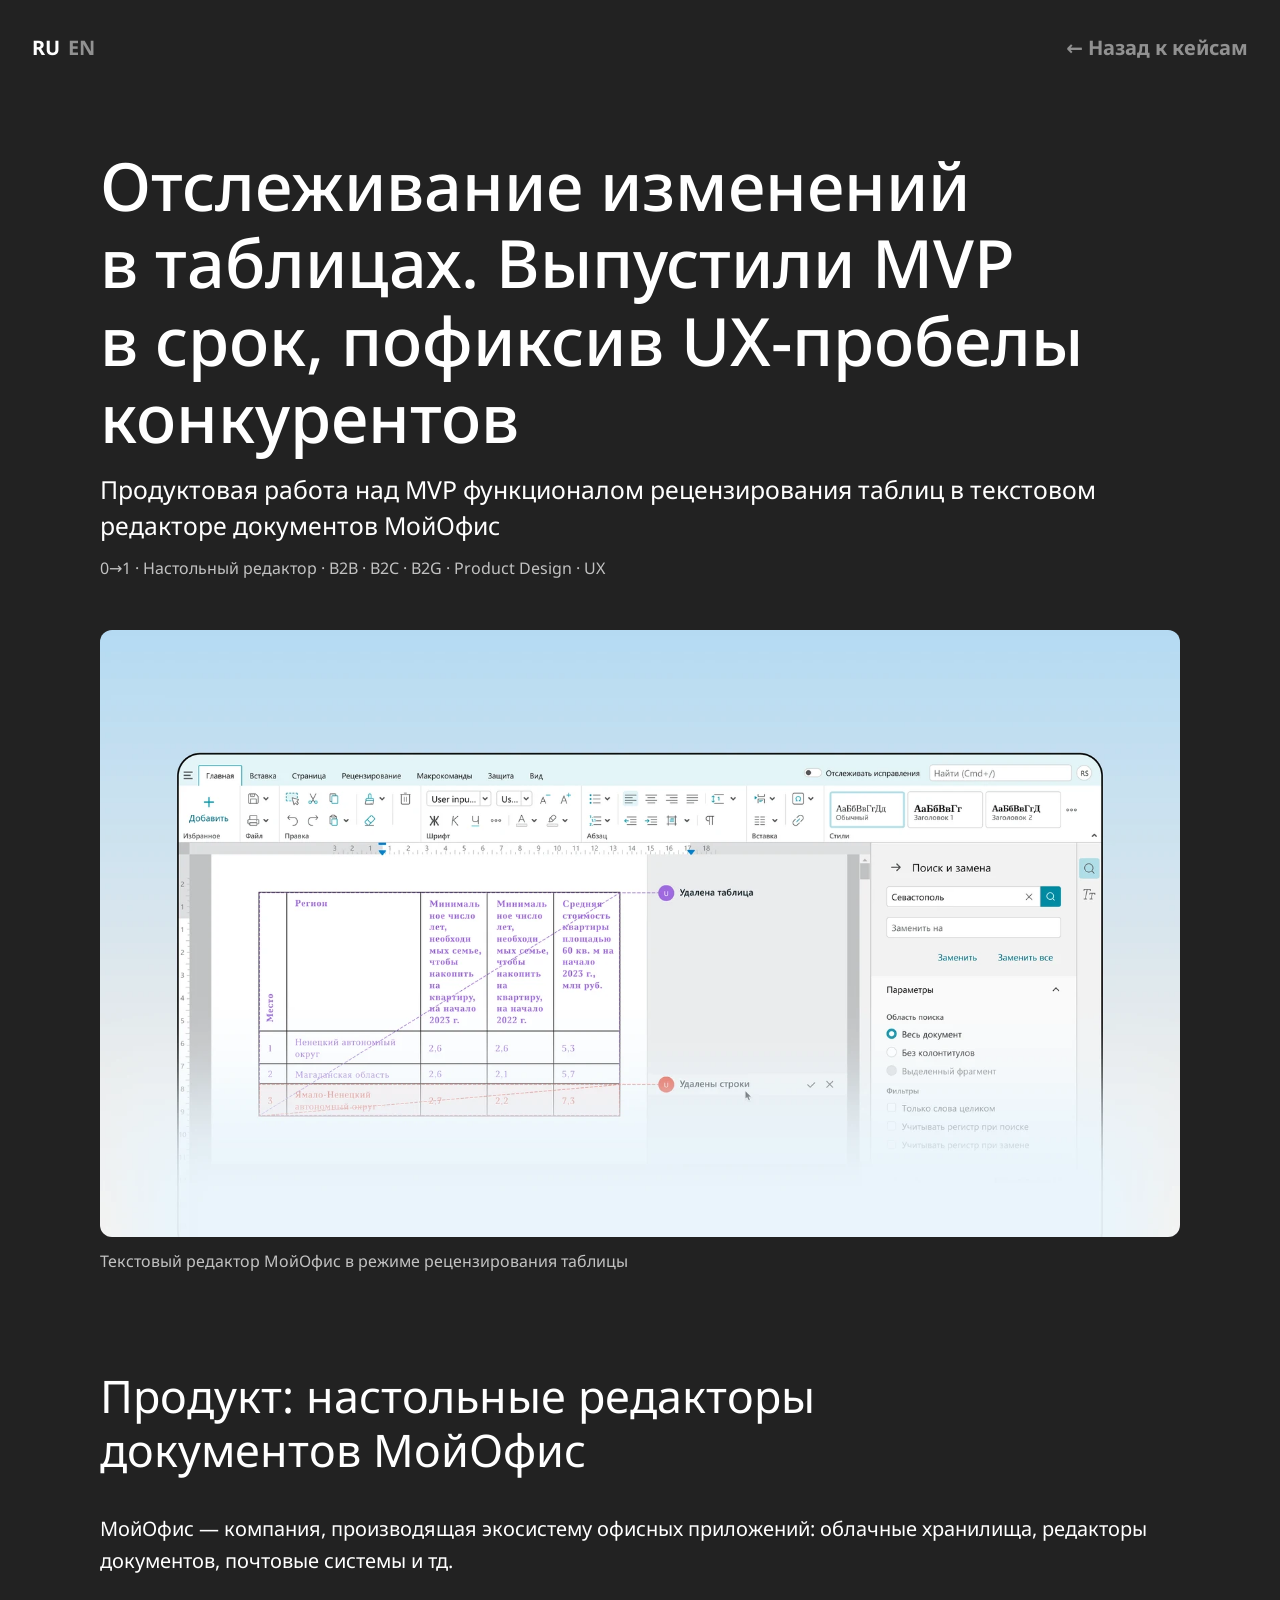
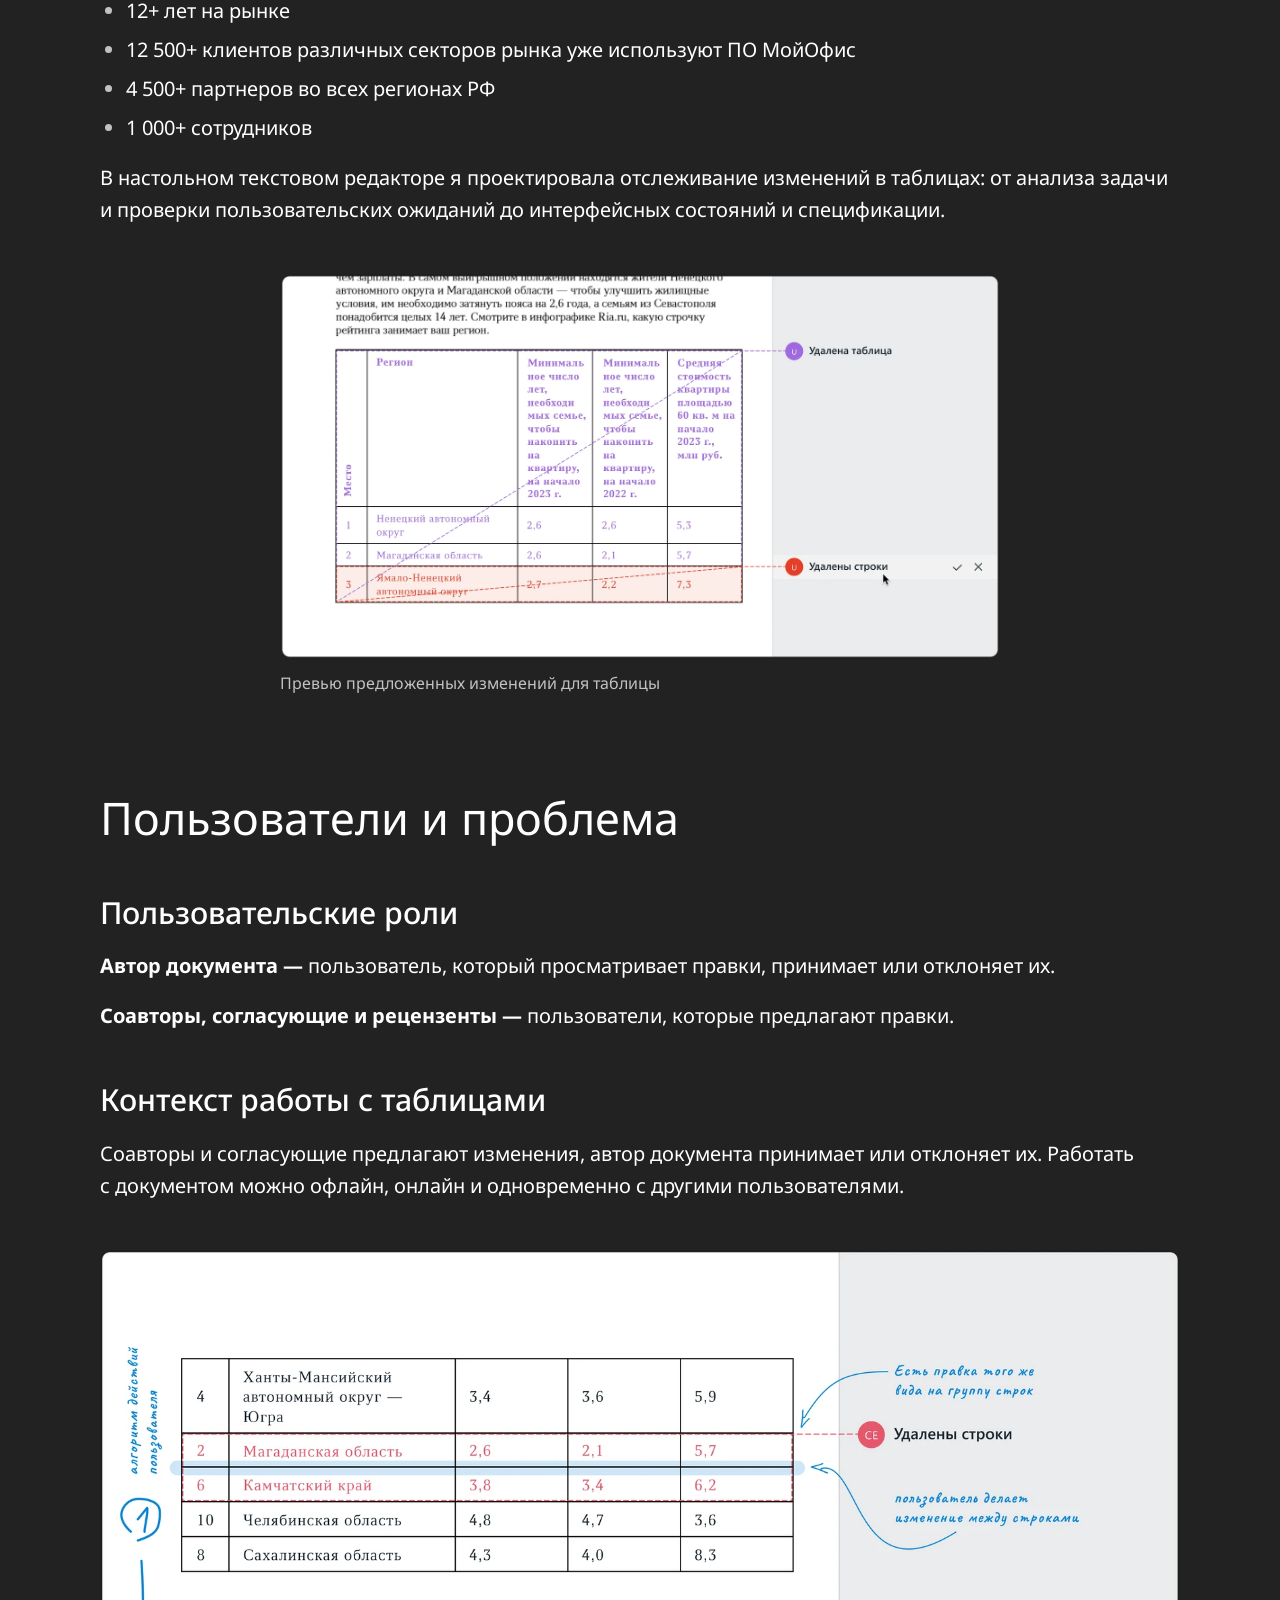
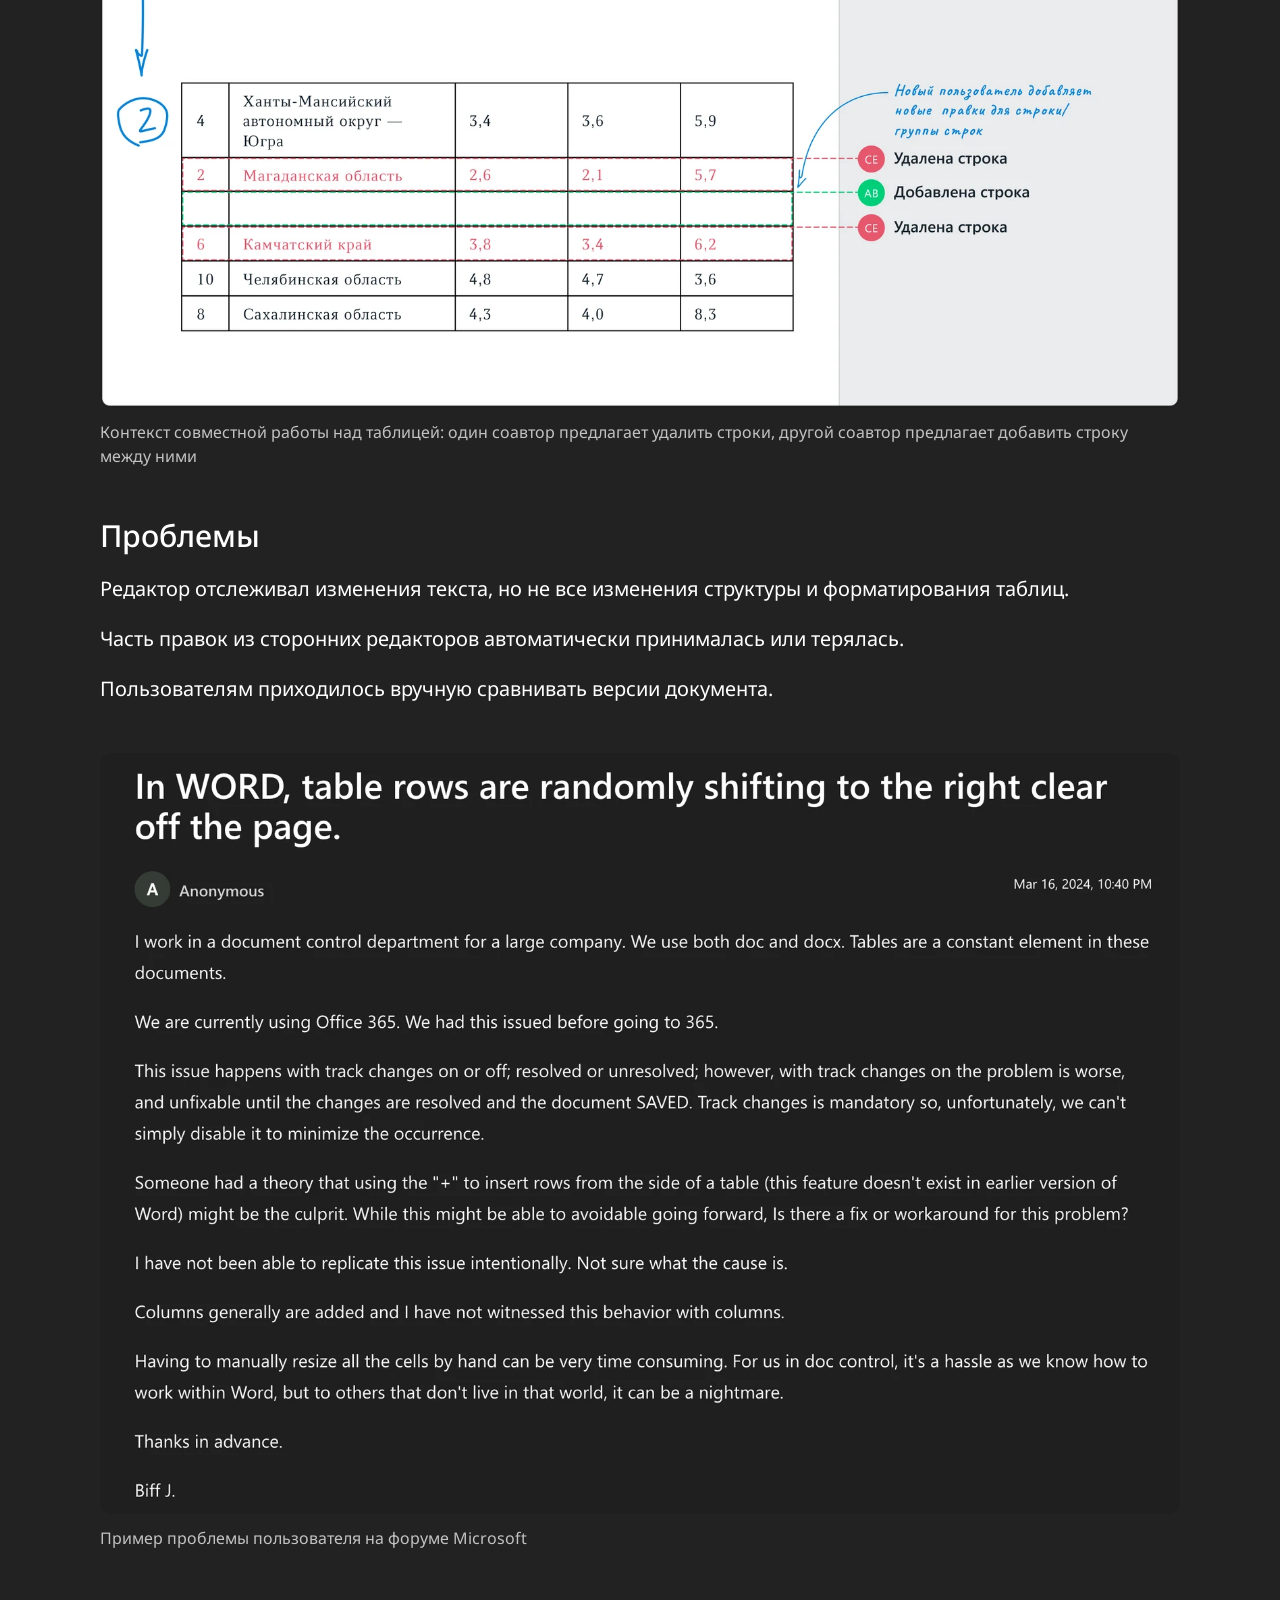
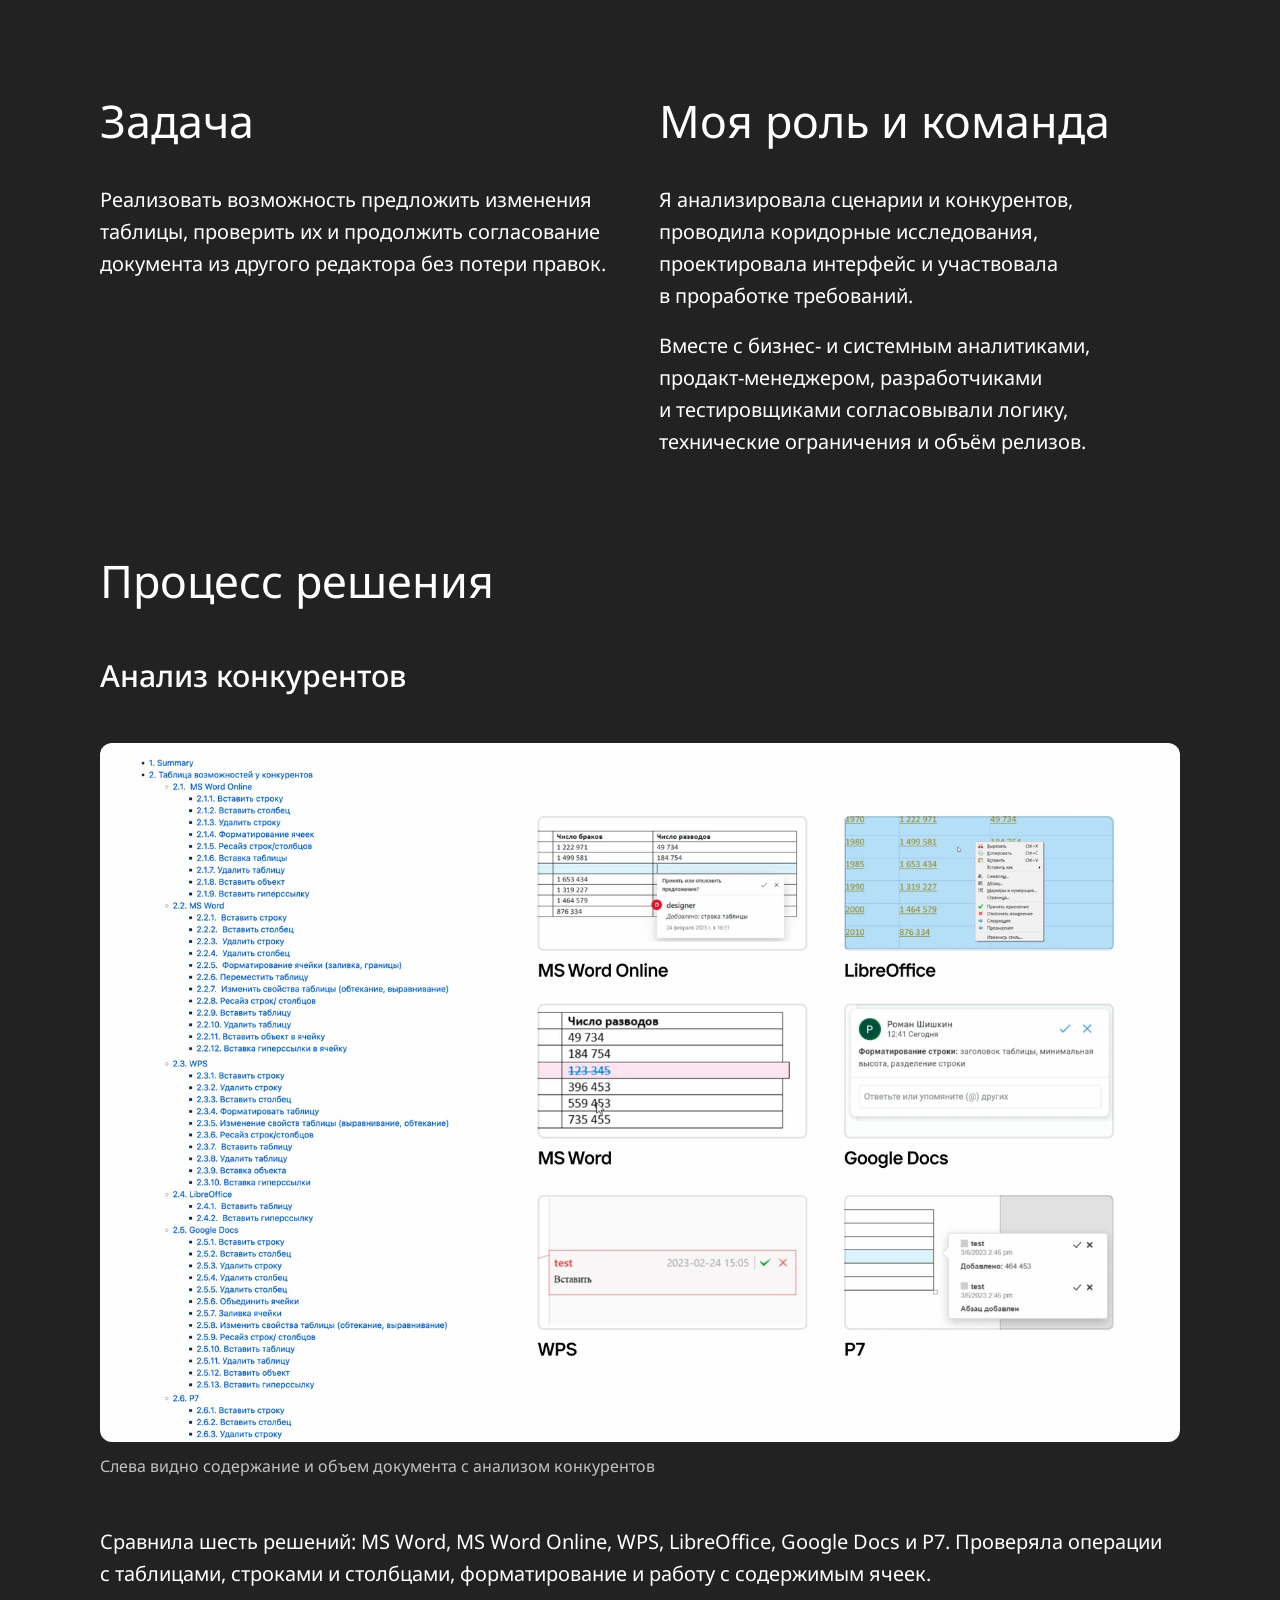
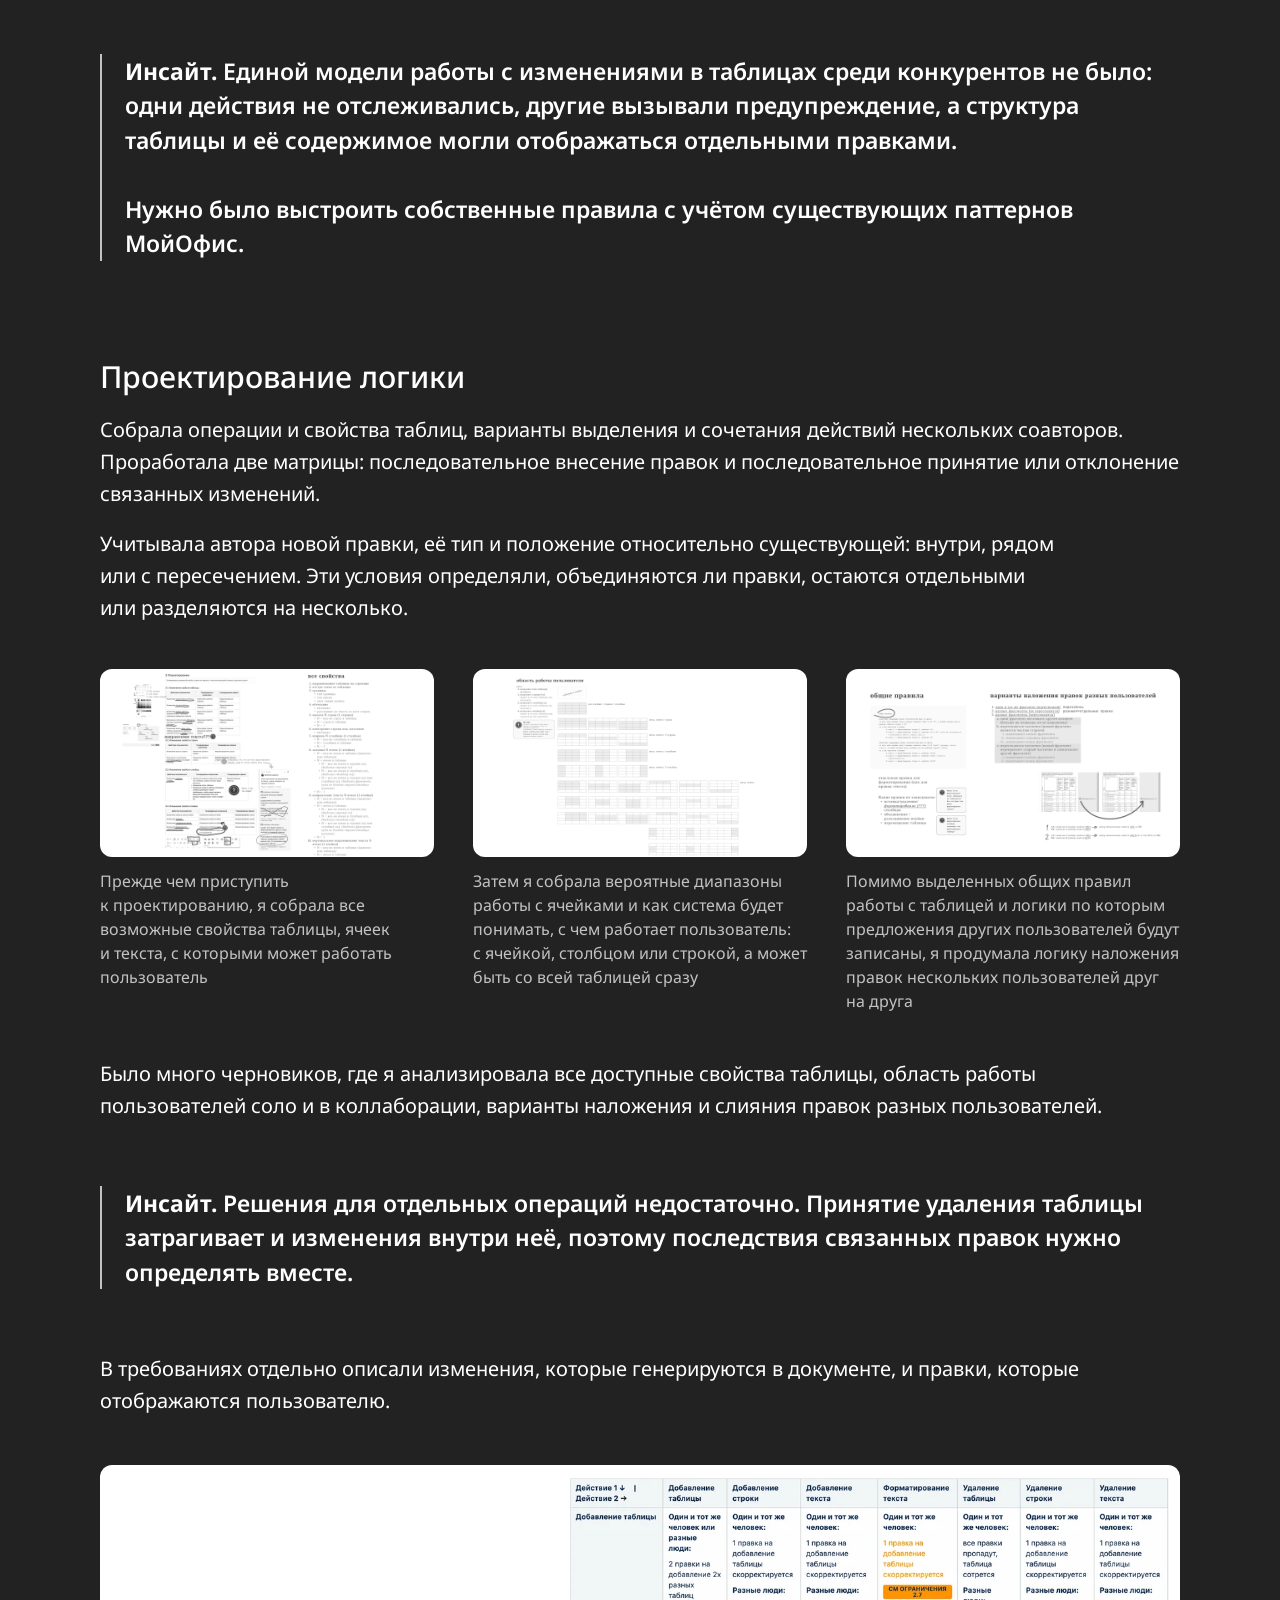
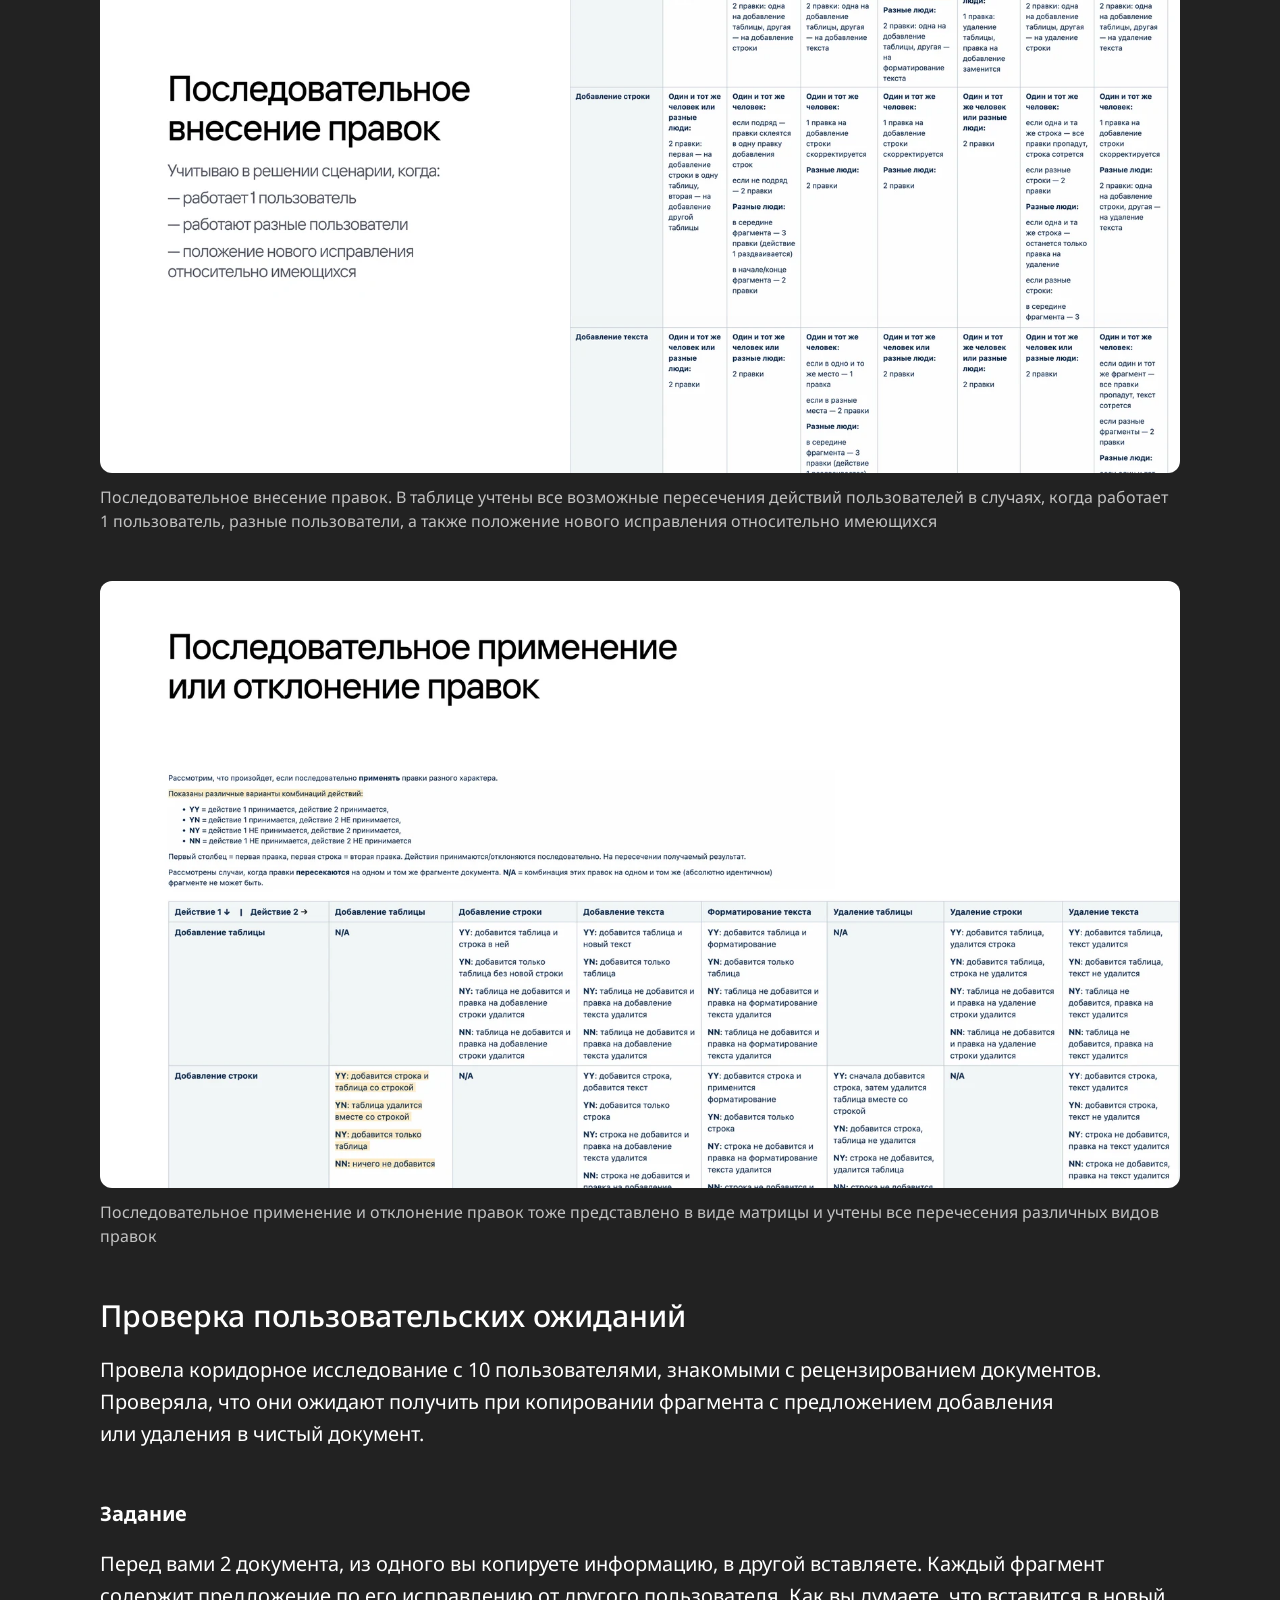
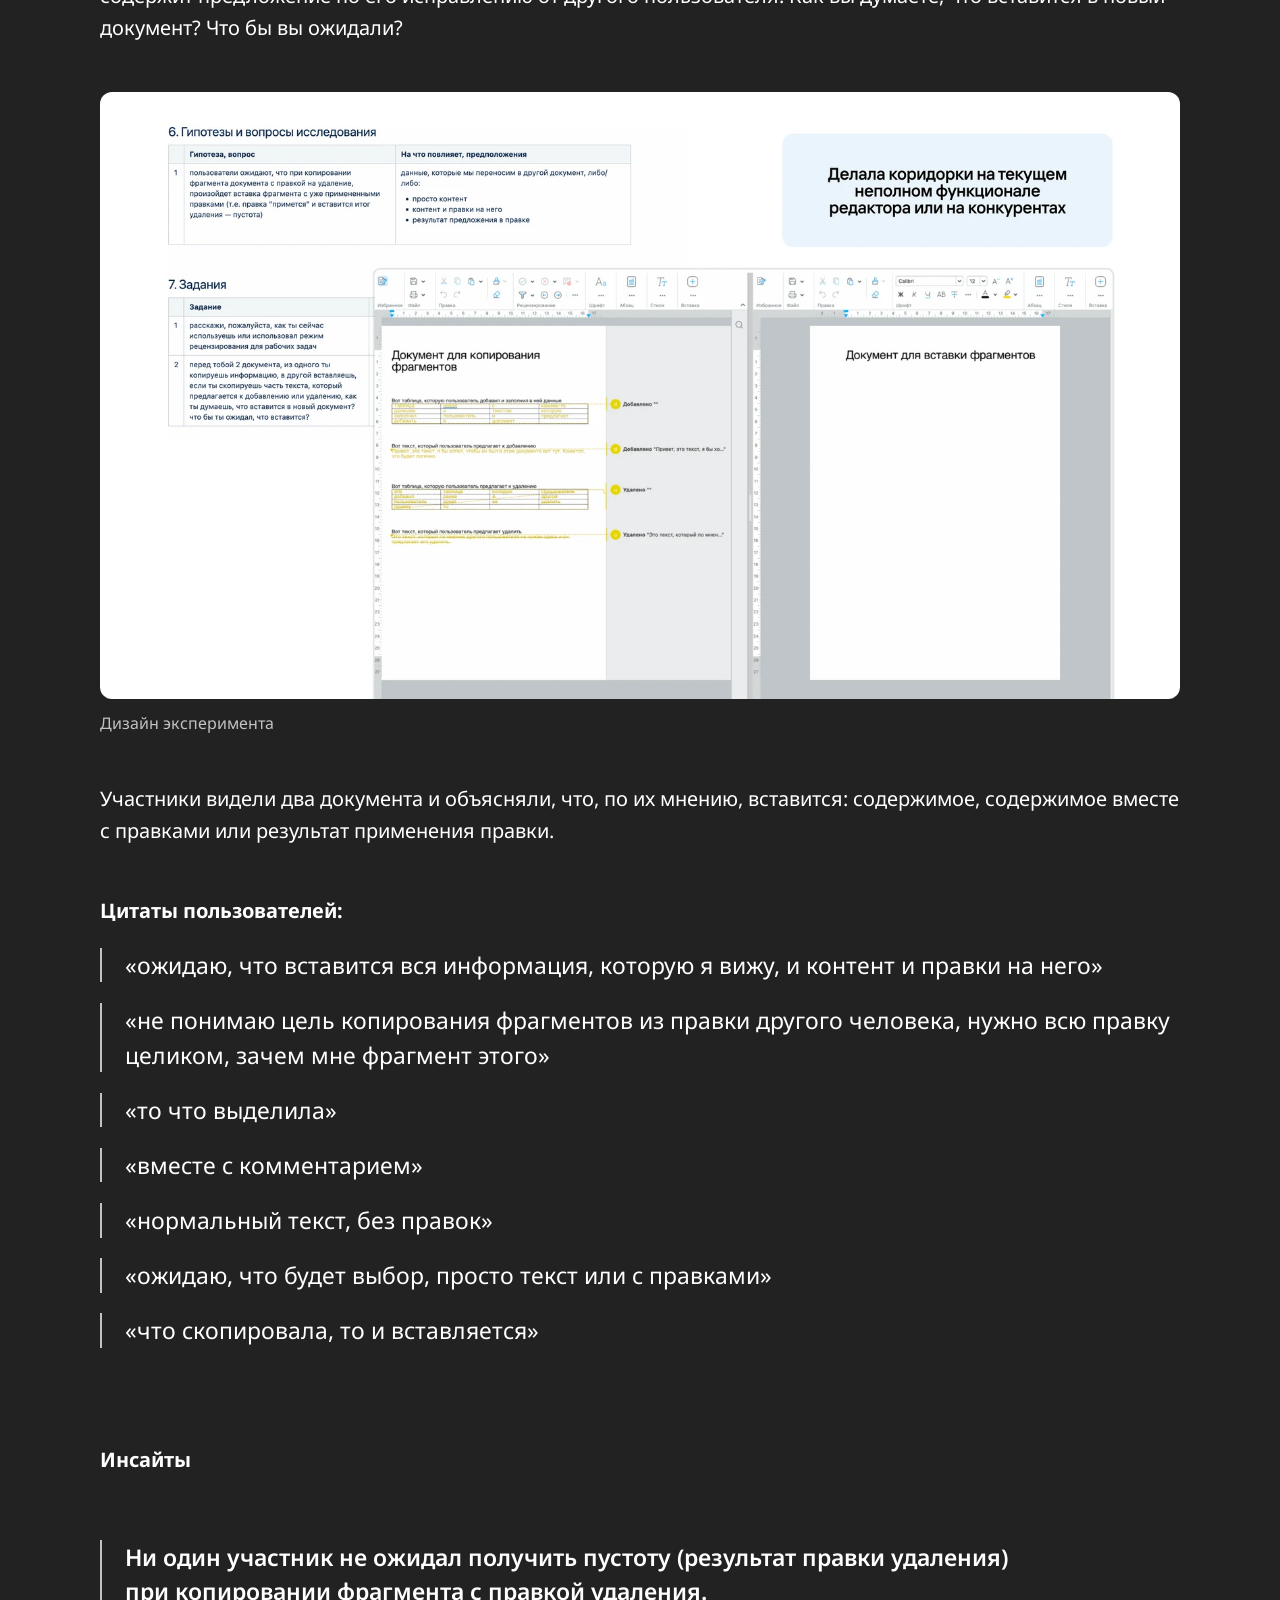
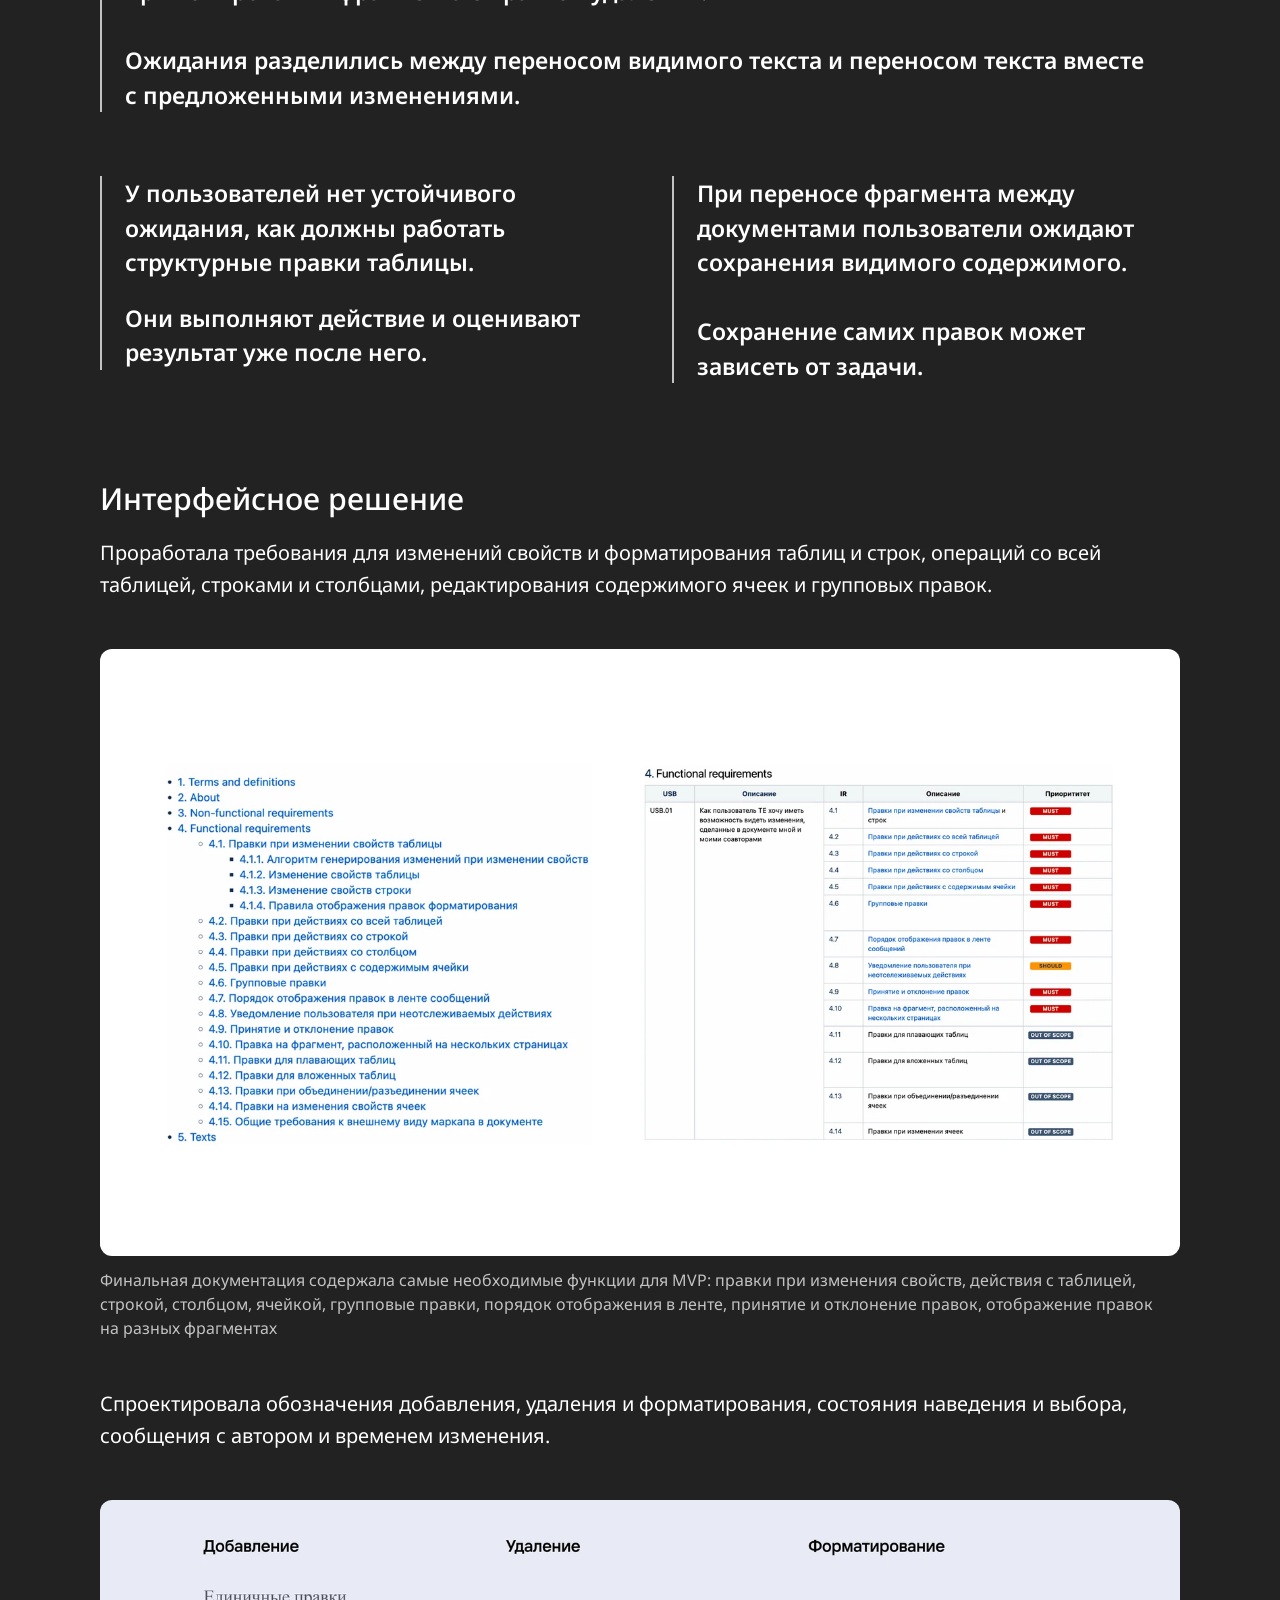
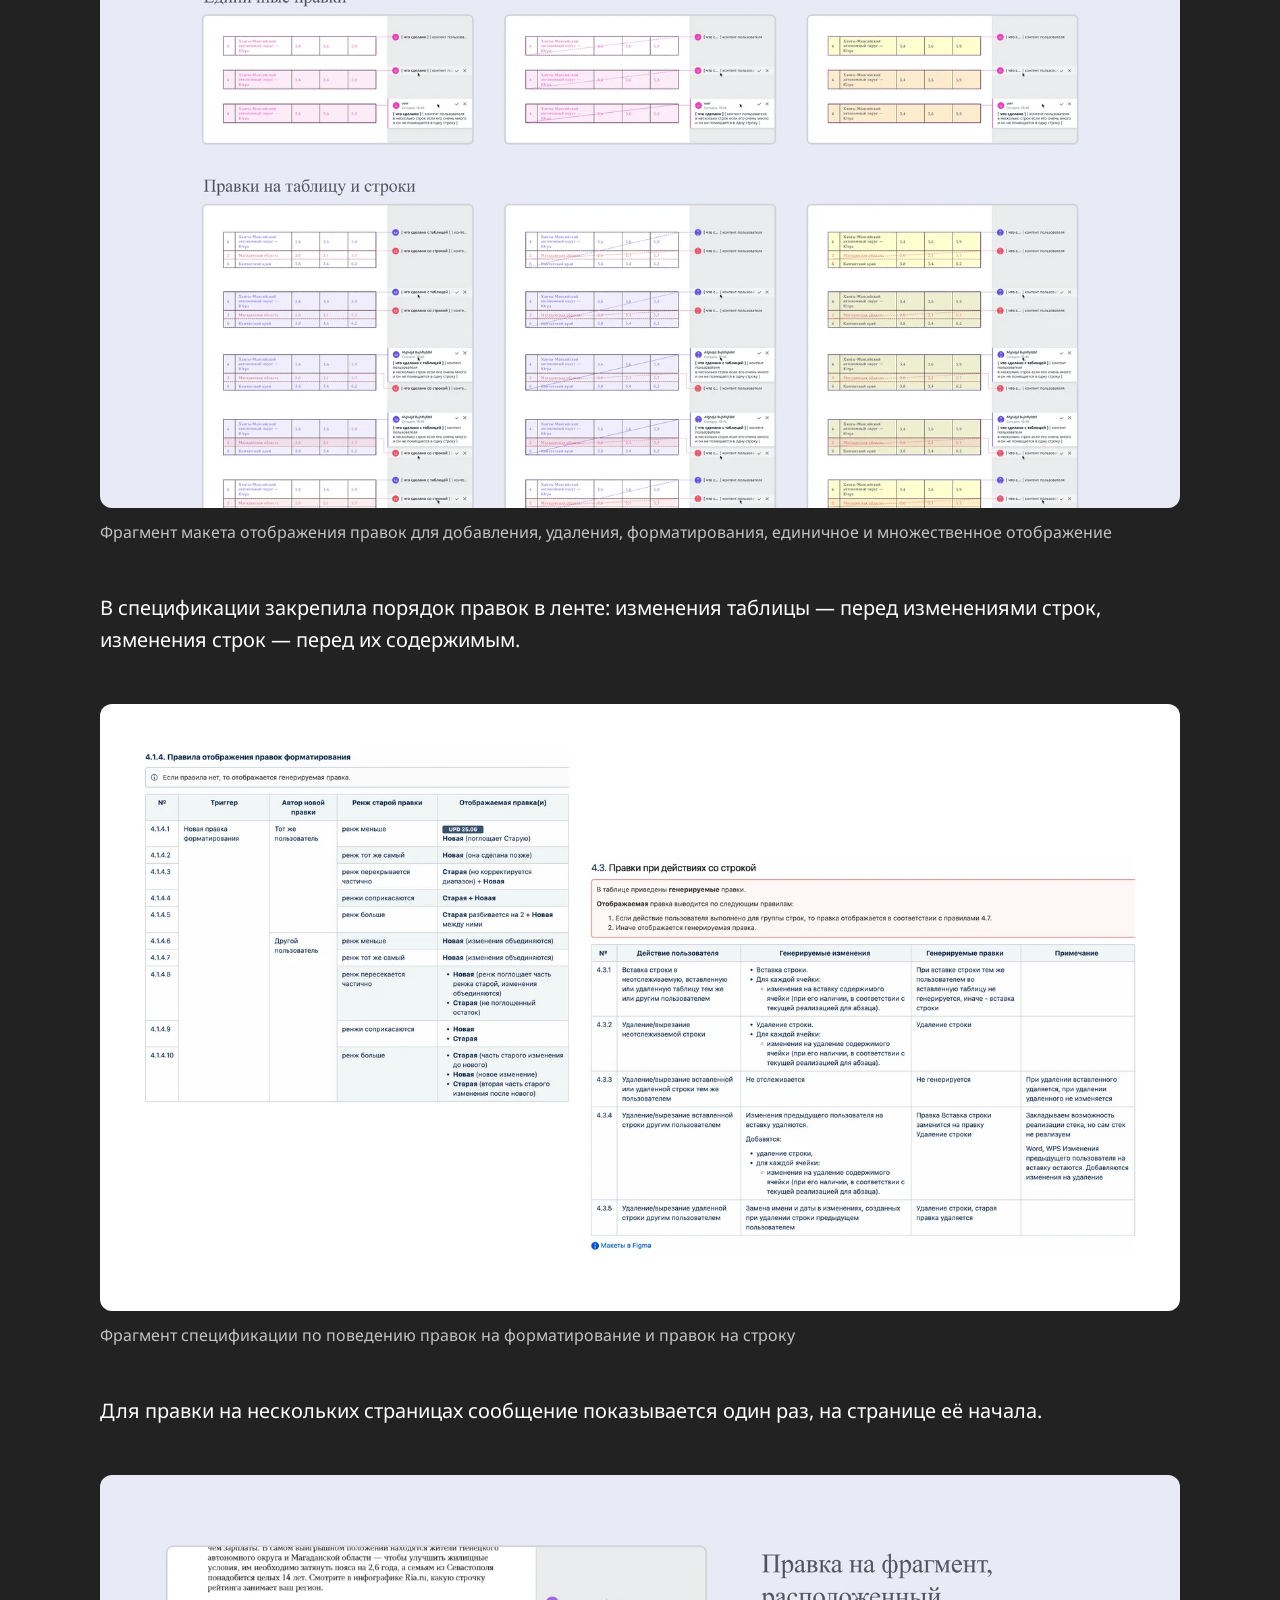
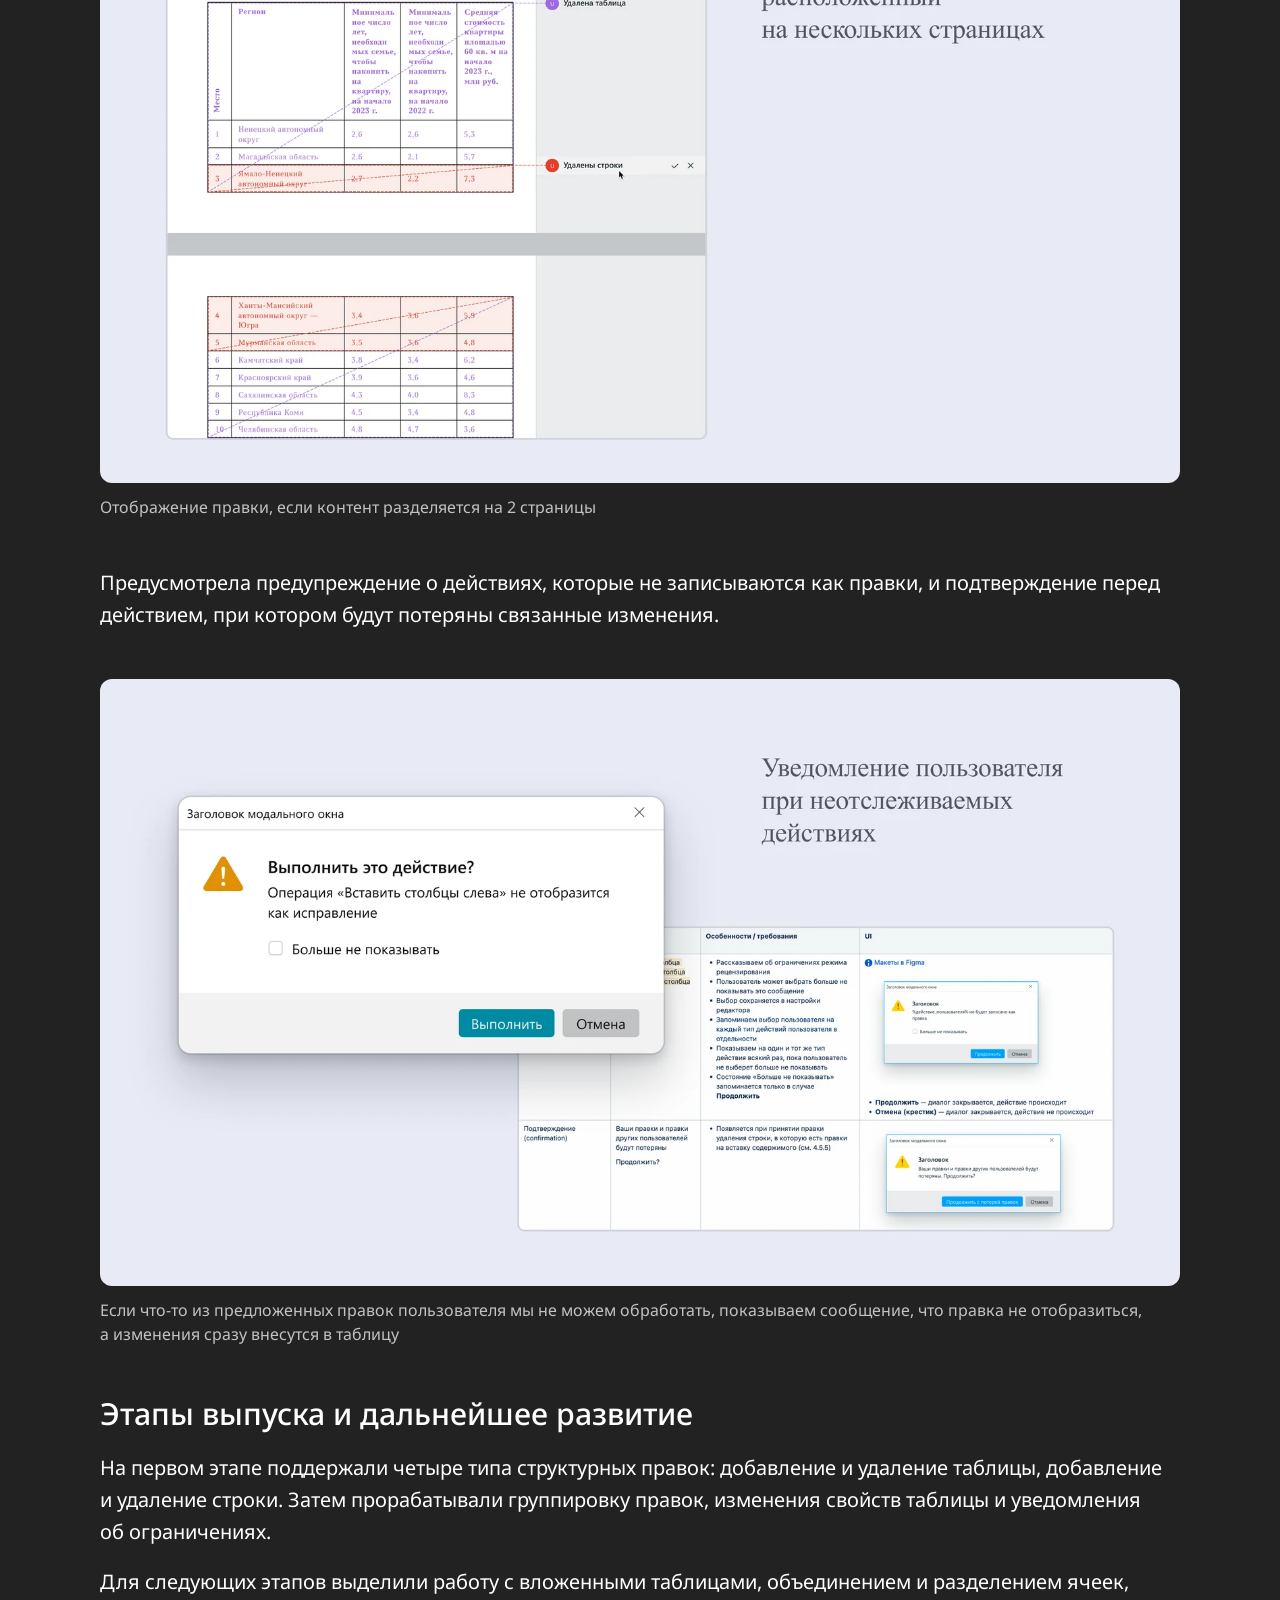
<file: projects/track-changes/index.html>
<!doctype html>
<html lang="ru">
  <head>
    <meta charset="utf-8">
    <meta name="viewport" content="width=device-width, initial-scale=1">
    <meta name="description" content="Продуктовая работа над MVP функционалом рецензирования таблиц в текстовом редакторе документов МойОфис">
    <meta property="og:type" content="website">
    <meta property="og:title" content="Отслеживание изменений — Анастасия Лисовская">
    <meta property="og:description" content="Спроектировала рецензирование таблиц в МойОфис Текст: пользователи могут предлагать правки, принимать их или отклонять.">
    <meta property="og:url" content="https://lisovskaia-design.pro/projects/track-changes/index.html">
    <meta property="og:image" content="https://lisovskaia-design.pro/assets/og/track-changes.jpg">
    <meta property="og:image:width" content="1200">
    <meta property="og:image:height" content="630">
    <meta property="og:image:alt" content="Таблица с отмеченными правками и панель рецензирования в редакторе МойОфис Текст.">
    <meta property="og:locale" content="ru_RU">
    <meta property="og:locale:alternate" content="en_US">
    <meta name="twitter:card" content="summary_large_image">
    <meta name="twitter:title" content="Отслеживание изменений — Анастасия Лисовская">
    <meta name="twitter:description" content="Спроектировала рецензирование таблиц в МойОфис Текст: пользователи могут предлагать правки, принимать их или отклонять.">
    <meta name="twitter:image" content="https://lisovskaia-design.pro/assets/og/track-changes.jpg">
    <meta name="theme-color" content="#222222">
    <title>Отслеживание изменений — Анастасия Лисовская</title>
    <link rel="icon" href="../../favicon.ico" sizes="16x16 32x32 48x48">
    <link rel="icon" href="../../favicon.svg" type="image/svg+xml" sizes="any">
    <link rel="preload" href="../../assets/noto-sans.woff2" as="font" type="font/woff2" crossorigin="">
    <link rel="stylesheet" href="../../styles.css">
    <link rel="stylesheet" href="../case-common.css">
    <link rel="stylesheet" href="case.css">
  </head>
  <body class="case-page">
    <main>
      <nav class="case-navigation" aria-label="Навигация">
        <div class="contact-links language-switch" role="group" aria-label="Язык">
          <span lang="ru" aria-current="page">RU</span>
          <a class="contact-button" href="../../en/projects/track-changes/index.html" lang="en" hreflang="en" aria-label="English">EN</a>
        </div>
        <div class="contact-links">
          <a class="contact-button" href="../../index.html#projects">← Назад к&nbsp;кейсам</a>
        </div>
      </nav>
      <article>
        <header>
          <h1>Отслеживание изменений в&nbsp;таблицах. Выпустили MVP в&nbsp;срок, пофиксив UX-пробелы конкурентов</h1>
          <p class="case-summary">Продуктовая работа над&nbsp;MVP функционалом рецензирования таблиц в&nbsp;текстовом редакторе документов МойОфис</p>
          <p class="case-platforms">0→1 · Настольный редактор · B2B · B2C · B2G · Product Design · UX</p>
          <figure>
            <a href="images/cover_vector.png">
              <picture>
                <source type="image/webp" srcset="previews/cover_vector.webp">
                <img src="images/cover_vector.png" width="1600" height="900" alt="Текстовый редактор МойОфис с&nbsp;правками в&nbsp;таблице" decoding="async">
              </picture>
            </a>
            <figcaption>Текстовый редактор МойОфис в&nbsp;режиме рецензирования таблицы</figcaption>
          </figure>
        </header>
        <section>
          <h2>Продукт: настольные редакторы документов МойОфис </h2>
          <p>МойОфис&nbsp;— компания, производящая экосистему офисных приложений: облачные хранилища, редакторы документов, почтовые системы и&nbsp;тд. </p>
          <ul>
            <li>12+&nbsp;лет на&nbsp;рынке </li>
            <li>12&nbsp;500+&nbsp;клиентов различных секторов рынка уже используют ПО&nbsp;МойОфис </li>
            <li>4&nbsp;500+&nbsp;партнеров во&nbsp;всех регионах РФ </li>
            <li>1&nbsp;000+&nbsp;сотрудников </li>
          </ul>
          <p>В&nbsp;настольном текстовом редакторе я проектировала отслеживание изменений в&nbsp;таблицах: от&nbsp;анализа задачи и&nbsp;проверки пользовательских ожиданий до&nbsp;интерфейсных состояний и&nbsp;спецификации. </p>
          <figure class="case-change-preview">
            <a href="images/4.8.3.png">
              <picture>
                <source type="image/webp" srcset="previews/4.8.3.webp">
                <img src="images/4.8.3.png" width="1600" height="855" alt="Добавление таблицы и&nbsp;удаление строки в&nbsp;режиме рецензирования" decoding="async" loading="lazy">
              </picture>
            </a>
            <figcaption>Превью предложенных изменений для&nbsp;таблицы</figcaption>
          </figure>
        </section>
        <section>
          <h2>Пользователи и&nbsp;проблема</h2>
          <h3>Пользовательские роли </h3>
          <p><strong>Автор документа&nbsp;— </strong>пользователь, который просматривает правки, принимает или&nbsp;отклоняет их. </p>
          <p><strong>Соавторы, согласующие и&nbsp;рецензенты&nbsp;— </strong>пользователи, которые предлагают правки. </p>
          <h3>Контекст работы с&nbsp;таблицами </h3>
          <p>Соавторы и&nbsp;согласующие предлагают изменения, автор документа принимает или&nbsp;отклоняет их. Работать с&nbsp;документом можно офлайн, онлайн и&nbsp;одновременно с&nbsp;другими пользователями. </p>
          <figure>
            <a href="images/2.png">
              <picture>
                <source type="image/webp" srcset="previews/2.webp">
                <img src="images/2.png" width="1600" height="1123" alt="Правки нескольких соавторов в&nbsp;таблице и&nbsp;сообщения на&nbsp;полях документа" decoding="async" loading="lazy">
              </picture>
            </a>
            <figcaption>Контекст совместной работы над&nbsp;таблицей: один соавтор предлагает удалить строки, другой соавтор предлагает добавить строку между&nbsp;ними</figcaption>
          </figure>
          <h3>Проблемы </h3>
          <p>Редактор отслеживал изменения текста, но&nbsp;не&nbsp;все изменения структуры и&nbsp;форматирования таблиц. </p>
          <p>Часть правок из&nbsp;сторонних редакторов автоматически принималась или&nbsp;терялась. </p>
          <p>Пользователям приходилось вручную сравнивать версии документа. </p>
          <figure>
            <a href="images/image.png">
              <picture>
                <source type="image/webp" srcset="previews/image.webp">
                <img src="images/image.png" width="1600" height="1127" alt="Сообщение на&nbsp;форуме Microsoft о&nbsp;смещении строк таблицы при&nbsp;рецензировании в&nbsp;Word" decoding="async" loading="lazy">
              </picture>
            </a>
            <figcaption>Пример проблемы пользователя на&nbsp;форуме Microsoft</figcaption>
          </figure>
        </section>
        <div class="case-section-pair">
          <section>
            <h2>Задача </h2>
            <p>Реализовать возможность предложить изменения таблицы, проверить их и&nbsp;продолжить согласование документа из&nbsp;другого редактора без&nbsp;потери правок.</p>
          </section>
          <section>
            <h2>Моя роль и&nbsp;команда </h2>
            <p>Я анализировала сценарии и&nbsp;конкурентов, проводила коридорные исследования, проектировала интерфейс и&nbsp;участвовала в&nbsp;проработке требований.</p>
            <p>Вместе с&nbsp;бизнес- и&nbsp;системным аналитиками, продакт-менеджером, разработчиками и&nbsp;тестировщиками согласовывали логику, технические ограничения и&nbsp;объём релизов.</p>
          </section>
        </div>
        <section>
          <h2>Процесс решения </h2>
          <h3>Анализ конкурентов </h3>
          <figure>
            <a href="images/Frame_1.png">
              <picture>
                <source type="image/webp" srcset="previews/Frame_1.webp">
                <img src="images/Frame_1.png" width="1600" height="1035" alt="Сравнение работы с&nbsp;правками в&nbsp;шести редакторах документов" decoding="async" loading="lazy">
              </picture>
            </a>
            <figcaption>Слева видно содержание и&nbsp;объем документа с&nbsp;анализом конкурентов</figcaption>
          </figure>
          <p>Сравнила шесть решений: MS&nbsp;Word, MS&nbsp;Word Online, WPS, LibreOffice, Google&nbsp;Docs и&nbsp;Р7. Проверяла операции с&nbsp;таблицами, строками и&nbsp;столбцами, форматирование и&nbsp;работу с&nbsp;содержимым ячеек.</p>
          <blockquote class="case-aside"><strong>Инсайт. </strong>Единой модели работы с&nbsp;изменениями в&nbsp;таблицах среди конкурентов не&nbsp;было: одни действия не&nbsp;отслеживались, другие вызывали предупреждение, а&nbsp;структура таблицы и&nbsp;её содержимое могли отображаться отдельными правками. <br><br>Нужно было выстроить собственные правила с&nbsp;учётом существующих паттернов МойОфис. </blockquote>
          <h3>Проектирование логики</h3>
          <p>Собрала операции и&nbsp;свойства таблиц, варианты выделения и&nbsp;сочетания действий нескольких соавторов. Проработала две матрицы: последовательное внесение правок и&nbsp;последовательное принятие или&nbsp;отклонение связанных изменений.</p>
          <p>Учитывала автора новой правки, её тип и&nbsp;положение относительно существующей: внутри, рядом или&nbsp;с&nbsp;пересечением. Эти условия определяли, объединяются&nbsp;ли правки, остаются отдельными или&nbsp;разделяются на&nbsp;несколько.</p>
          <div class="case-documents case-drafts">
            <figure>
              <a href="images/image_11.png">
                <picture>
                  <source type="image/webp" srcset="previews/image_11.webp">
                  <img src="images/image_11.png" width="1600" height="900" alt="Черновик анализа свойств таблицы и&nbsp;доступных операций" decoding="async" loading="lazy">
                </picture>
              </a>
              <figcaption>Прежде чем&nbsp;приступить к&nbsp;проектированию, я собрала все возможные свойства таблицы, ячеек и&nbsp;текста, с&nbsp;которыми может работать пользователь</figcaption>
            </figure>
            <figure>
              <a href="images/image_12.png">
                <picture>
                  <source type="image/webp" srcset="previews/image_12.webp">
                  <img src="images/image_12.png" width="1600" height="900" alt="Варианты выделения таблицы, строк, столбцов и&nbsp;ячеек" decoding="async" loading="lazy">
                </picture>
              </a>
              <figcaption>Затем я собрала вероятные диапазоны работы с&nbsp;ячейками и&nbsp;как&nbsp;система будет понимать, с&nbsp;чем&nbsp;работает пользователь: с&nbsp;ячейкой, столбцом или&nbsp;строкой, а&nbsp;может быть со&nbsp;всей таблицей сразу</figcaption>
            </figure>
            <figure>
              <a href="images/image_13.png">
                <picture>
                  <source type="image/webp" srcset="previews/image_13.webp">
                  <img src="images/image_13.png" width="1600" height="900" alt="Правила наложения правок разных пользователей" decoding="async" loading="lazy">
                </picture>
              </a>
              <figcaption>Помимо выделенных общих правил работы с&nbsp;таблицей и&nbsp;логики по&nbsp;которым предложения других пользователей будут записаны, я продумала логику наложения правок нескольких пользователей друг на&nbsp;друга</figcaption>
            </figure>
          </div>
          <p>Было много черновиков, где я анализировала все доступные свойства таблицы, область работы пользователей соло и&nbsp;в&nbsp;коллаборации, варианты наложения и&nbsp;слияния правок разных пользователей. </p>
          <blockquote class="case-aside"><strong>Инсайт.</strong> Решения для&nbsp;отдельных операций недостаточно. Принятие удаления таблицы затрагивает и&nbsp;изменения внутри неё, поэтому последствия связанных правок нужно определять вместе.</blockquote>
          <p>В&nbsp;требованиях отдельно описали изменения, которые генерируются в&nbsp;документе, и&nbsp;правки, которые отображаются пользователю. </p>
          <figure>
            <a href="images/image_14.png">
              <picture>
                <source type="image/webp" srcset="previews/image_14.webp">
                <img src="images/image_14.png" width="1600" height="900" alt="Матрица последовательного внесения правок" decoding="async" loading="lazy">
              </picture>
            </a>
            <figcaption>Последовательное внесение правок. В&nbsp;таблице учтены все возможные пересечения действий пользователей в&nbsp;случаях, когда работает 1&nbsp;пользователь, разные пользователи, а&nbsp;также положение нового исправления относительно имеющихся</figcaption>
          </figure>
          <figure>
            <a href="images/image_15.png">
              <picture>
                <source type="image/webp" srcset="previews/image_15.webp">
                <img src="images/image_15.png" width="1600" height="900" alt="Матрица последовательного принятия или&nbsp;отклонения правок" decoding="async" loading="lazy">
              </picture>
            </a>
            <figcaption>Последовательное применение и&nbsp;отклонение правок тоже представлено в&nbsp;виде матрицы и&nbsp;учтены все перечесения различных видов правок</figcaption>
          </figure>
          <h3>Проверка пользовательских ожиданий</h3>
          <p>Провела коридорное исследование с&nbsp;10&nbsp;пользователями, знакомыми с&nbsp;рецензированием документов. Проверяла, что&nbsp;они ожидают получить при&nbsp;копировании фрагмента с&nbsp;предложением добавления или&nbsp;удаления в&nbsp;чистый документ.</p>
          <h4>Задание </h4>
          <p>Перед&nbsp;вами 2&nbsp;документа, из&nbsp;одного вы копируете информацию, в&nbsp;другой вставляете. Каждый фрагмент содержит предложение по&nbsp;его исправлению от&nbsp;другого пользователя. Как&nbsp;вы думаете, что&nbsp;вставится в&nbsp;новый документ? Что&nbsp;бы вы ожидали?</p>
          <figure>
            <a href="images/image_17.png">
              <picture>
                <source type="image/webp" srcset="previews/image_17.webp">
                <img src="images/image_17.png" width="1600" height="900" alt="Задание исследования с&nbsp;исходным документом и&nbsp;документом для&nbsp;вставки фрагмента" decoding="async" loading="lazy">
              </picture>
            </a>
            <figcaption>Дизайн эксперимента</figcaption>
          </figure>
          <p>Участники видели два документа и&nbsp;объясняли, что, по&nbsp;их мнению, вставится: содержимое, содержимое вместе с&nbsp;правками или&nbsp;результат применения правки.</p>
          <h4>Цитаты пользователей: </h4>
          <blockquote>«ожидаю, что&nbsp;вставится вся информация, которую я вижу, и&nbsp;контент и&nbsp;правки на&nbsp;него»</blockquote>
          <blockquote>«не&nbsp;понимаю цель копирования фрагментов из&nbsp;правки другого человека, нужно всю правку целиком, зачем мне фрагмент этого»</blockquote>
          <blockquote>«то что&nbsp;выделила»</blockquote>
          <blockquote>«вместе с&nbsp;комментарием»</blockquote>
          <blockquote>«нормальный текст, без&nbsp;правок»</blockquote>
          <blockquote>«ожидаю, что&nbsp;будет выбор, просто текст или&nbsp;с&nbsp;правками»</blockquote>
          <blockquote>«что&nbsp;скопировала, то и&nbsp;вставляется»</blockquote>
          <h4>Инсайты</h4>
          <blockquote class="case-aside">Ни&nbsp;один участник не&nbsp;ожидал получить пустоту (результат правки удаления) при&nbsp;копировании фрагмента с&nbsp;правкой удаления. <br><br>Ожидания разделились между переносом видимого текста и&nbsp;переносом текста вместе с&nbsp;предложенными изменениями.</blockquote>
          <div class="case-pair">
            <div>
              <blockquote class="case-aside"><p>У&nbsp;пользователей нет устойчивого ожидания, как&nbsp;должны работать структурные правки таблицы.</p><p>Они выполняют действие и&nbsp;оценивают результат уже после него.</p></blockquote>
            </div>
            <div>
              <blockquote class="case-aside">При&nbsp;переносе фрагмента между документами пользователи ожидают сохранения видимого содержимого. <br><br>Сохранение самих правок может зависеть от&nbsp;задачи.</blockquote>
            </div>
          </div>
          <h3>Интерфейсное решение </h3>
          <p>Проработала требования для&nbsp;изменений свойств и&nbsp;форматирования таблиц и&nbsp;строк, операций со&nbsp;всей таблицей, строками и&nbsp;столбцами, редактирования содержимого ячеек и&nbsp;групповых правок. </p>
          <figure>
            <a href="images/image_18.png">
              <picture>
                <source type="image/webp" srcset="previews/image_18.webp">
                <img src="images/image_18.png" width="1600" height="900" alt="Разделы требований к&nbsp;правкам и&nbsp;список связанных задач" decoding="async" loading="lazy">
              </picture>
            </a>
            <figcaption>Финальная документация содержала самые необходимые функции для&nbsp;MVP: правки при&nbsp;изменения свойств, действия с&nbsp;таблицей, строкой, столбцом, ячейкой, групповые правки, порядок отображения в&nbsp;ленте, принятие и&nbsp;отклонение правок, отображение правок на&nbsp;разных фрагментах</figcaption>
          </figure>
          <p>Спроектировала обозначения добавления, удаления и&nbsp;форматирования, состояния наведения и&nbsp;выбора, сообщения с&nbsp;автором и&nbsp;временем изменения. </p>
          <figure>
            <a href="images/image_20.png">
              <picture>
                <source type="image/webp" srcset="previews/image_20.webp">
                <img src="images/image_20.png" width="1600" height="900" alt="Обозначения добавления, удаления и&nbsp;форматирования таблицы и&nbsp;строки" decoding="async" loading="lazy">
              </picture>
            </a>
            <figcaption>Фрагмент макета отображения правок для&nbsp;добавления, удаления, форматирования, единичное и&nbsp;множественное отображение</figcaption>
          </figure>
          <p>В&nbsp;спецификации закрепила порядок правок в&nbsp;ленте: изменения таблицы&nbsp;— перед изменениями строк, изменения строк&nbsp;— перед их содержимым. </p>
          <figure>
            <a href="images/image_19.png">
              <picture>
                <source type="image/webp" srcset="previews/image_19.webp">
                <img src="images/image_19.png" width="1600" height="900" alt="Фрагмент спецификации с&nbsp;правилами отображения и&nbsp;порядка правок" decoding="async" loading="lazy">
              </picture>
            </a>
            <figcaption>Фрагмент спецификации по&nbsp;поведению правок на&nbsp;форматирование и&nbsp;правок на&nbsp;строку</figcaption>
          </figure>
          <p>Для&nbsp;правки на&nbsp;нескольких страницах сообщение показывается один раз, на&nbsp;странице её начала.</p>
          <figure>
            <a href="images/image_21.png">
              <picture>
                <source type="image/webp" srcset="previews/image_21.webp">
                <img src="images/image_21.png" width="1600" height="900" alt="Сообщение у&nbsp;начала правки в&nbsp;таблице, которая продолжается на&nbsp;следующей странице" decoding="async" loading="lazy">
              </picture>
            </a>
            <figcaption>Отображение правки, если контент разделяется на&nbsp;2&nbsp;страницы</figcaption>
          </figure>
          <p>Предусмотрела предупреждение о&nbsp;действиях, которые не&nbsp;записываются как&nbsp;правки, и&nbsp;подтверждение перед действием, при&nbsp;котором будут потеряны связанные изменения. </p>
          <figure>
            <a href="images/image_22.png">
              <picture>
                <source type="image/webp" srcset="previews/image_22.webp">
                <img src="images/image_22.png" width="1600" height="900" alt="Диалог с&nbsp;предупреждением о&nbsp;действии, которое не записывается как&nbsp;правка" decoding="async" loading="lazy">
              </picture>
            </a>
            <figcaption>Если что-то из&nbsp;предложенных правок пользователя мы не&nbsp;можем обработать, показываем сообщение, что&nbsp;правка не&nbsp;отобразиться, а&nbsp;изменения сразу внесутся в&nbsp;таблицу</figcaption>
          </figure>
          <h3>Этапы выпуска и&nbsp;дальнейшее развитие</h3>
          <p>На&nbsp;первом этапе поддержали четыре типа структурных правок: добавление и&nbsp;удаление таблицы, добавление и&nbsp;удаление строки. Затем прорабатывали группировку правок, изменения свойств таблицы и&nbsp;уведомления об&nbsp;ограничениях.</p>
          <p>Для&nbsp;следующих этапов выделили работу с&nbsp;вложенными таблицами, объединением и&nbsp;разделением ячеек, улучшение текстов сообщений об&nbsp;объектах и&nbsp;различимости цветов соавторов. </p>
          <figure>
            <a href="images/image_23.png">
              <picture>
                <source type="image/webp" srcset="previews/image_23.webp">
                <img src="images/image_23.png" width="1600" height="900" alt="План развития рецензирования таблиц по&nbsp;этапам" decoding="async" loading="lazy">
              </picture>
            </a>
            <figcaption>Задачи для&nbsp;следующих этапов работы над&nbsp;рецензированием таблиц</figcaption>
          </figure>
          <blockquote>отображение изменений форматирования таблицы и&nbsp;ее частей</blockquote>
          <blockquote>починка бага: Требуется убрать символ "[]", останется "Добавлено" или&nbsp;"Удалено"</blockquote>
          <blockquote>сокращение числа цветов правок соавторов (UI улучшение различимости цветов коллабораторов)</blockquote>
          <blockquote>запоминание выбора пользователя в&nbsp;диалоге на&nbsp;каждую группу действий</blockquote>
          <blockquote>отображение правок при&nbsp;разделении и&nbsp;объединении ячеек</blockquote>
          <blockquote>улучшение UX текста правок на&nbsp;работу с&nbsp;объектами внутри таблиц</blockquote>
          <h3>Что&nbsp;бы я сделала иначе</h3>
          <ul>
            <li>Проверила&nbsp;бы на&nbsp;большей выборке понятность обозначений правок и&nbsp;последствий их принятия или&nbsp;отклонения.</li>
            <li>Раньше подключила&nbsp;бы разработчиков к&nbsp;разбору сложных сочетаний действий, чтобы оценить технические ограничения и&nbsp;приоритеты сценариев.</li>
          </ul>
        </section>
        <section>
          <h2>Результат</h2>
          <p>Довела работу над&nbsp;фичей от&nbsp;анализа задачи до&nbsp;выпуска версии&nbsp;3.4. <br>Фича работает в&nbsp;продукте! </p>
          <p>Подготовила интерфейсные состояния и&nbsp;совместно с&nbsp;аналитиками спецификацию с&nbsp;правилами отображения, принятия и&nbsp;отклонения правок. </p>
          <div class="case-documents case-results">
            <figure>
              <a href="images/5b3b6ae3-dbe6-45de-8af6-1a9fff4b513b.png">
                <picture>
                  <source type="image/webp" srcset="previews/5b3b6ae3-dbe6-45de-8af6-1a9fff4b513b.webp">
                  <img src="images/5b3b6ae3-dbe6-45de-8af6-1a9fff4b513b.png" width="852" height="804" alt="Макеты изменений свойств таблицы и&nbsp;операций с&nbsp;таблицей, строками и&nbsp;столбцами" decoding="async" loading="lazy">
                </picture>
              </a>
              <figcaption>Изменения свойств таблицы и&nbsp;операции с&nbsp;таблицей, строками и&nbsp;столбцами</figcaption>
            </figure>
            <figure>
              <a href="images/8c88d90d-5955-43fe-8d5d-3b93aa0f26f9.png">
                <picture>
                  <source type="image/webp" srcset="previews/8c88d90d-5955-43fe-8d5d-3b93aa0f26f9.webp">
                  <img src="images/8c88d90d-5955-43fe-8d5d-3b93aa0f26f9.png" width="852" height="803" alt="Макеты групповых правок, уведомлений и&nbsp;правки на&nbsp;нескольких страницах" decoding="async" loading="lazy">
                </picture>
              </a>
              <figcaption>Групповые правки, уведомления и&nbsp;правка на&nbsp;нескольких страницах</figcaption>
            </figure>
          </div>
          <figure>
            <a href="images/image-1.png">
              <picture>
                <source type="image/webp" srcset="previews/image-1.webp">
                <img src="images/image-1.png" width="1600" height="365" alt="Последовательность состояний таблицы с&nbsp;правками в&nbsp;документе" decoding="async" loading="lazy">
              </picture>
            </a>
            <figcaption>Взаимодействие выделения правки в&nbsp;состоянии Hover, Editing, Default и&nbsp;с&nbsp;другими правками</figcaption>
          </figure>
          <figure>
            <a href="images/image-2.png">
              <picture>
                <source type="image/webp" srcset="previews/image-2.webp">
                <img src="images/image-2.png" width="1600" height="774" alt="Варианты отображения правок на&nbsp;двух страницах документа" decoding="async" loading="lazy">
              </picture>
            </a>
            <figcaption>Взаимодействие правки на&nbsp;всю таблицу и&nbsp;правки на&nbsp;2&nbsp;страницах</figcaption>
          </figure>
        </section>
      </article>
    </main>

    <footer class="page footer">
      <p>Анастасия Лисовская<span class="footer-name-separator">, </span><br class="footer-name-break">сеньор продуктовый дизайнер<br>10+&nbsp;лет в&nbsp;B2C, B2B, B2G и&nbsp;SaaS</p>
      <div class="contact-links">
        <a class="contact-button" href="https://www.linkedin.com/in/anastasiia-lisovskaia-design/" target="_blank" rel="noopener noreferrer">LinkedIn</a><a class="contact-button" href="https://t.me/stasy721" target="_blank" rel="noopener noreferrer">Telegram</a><a class="contact-button" href="mailto:anastasiia.lisovskaia.design@gmail.com" target="_blank" rel="noopener noreferrer">Email</a>
      </div>
    </footer>
  </body>
</html>
</file>
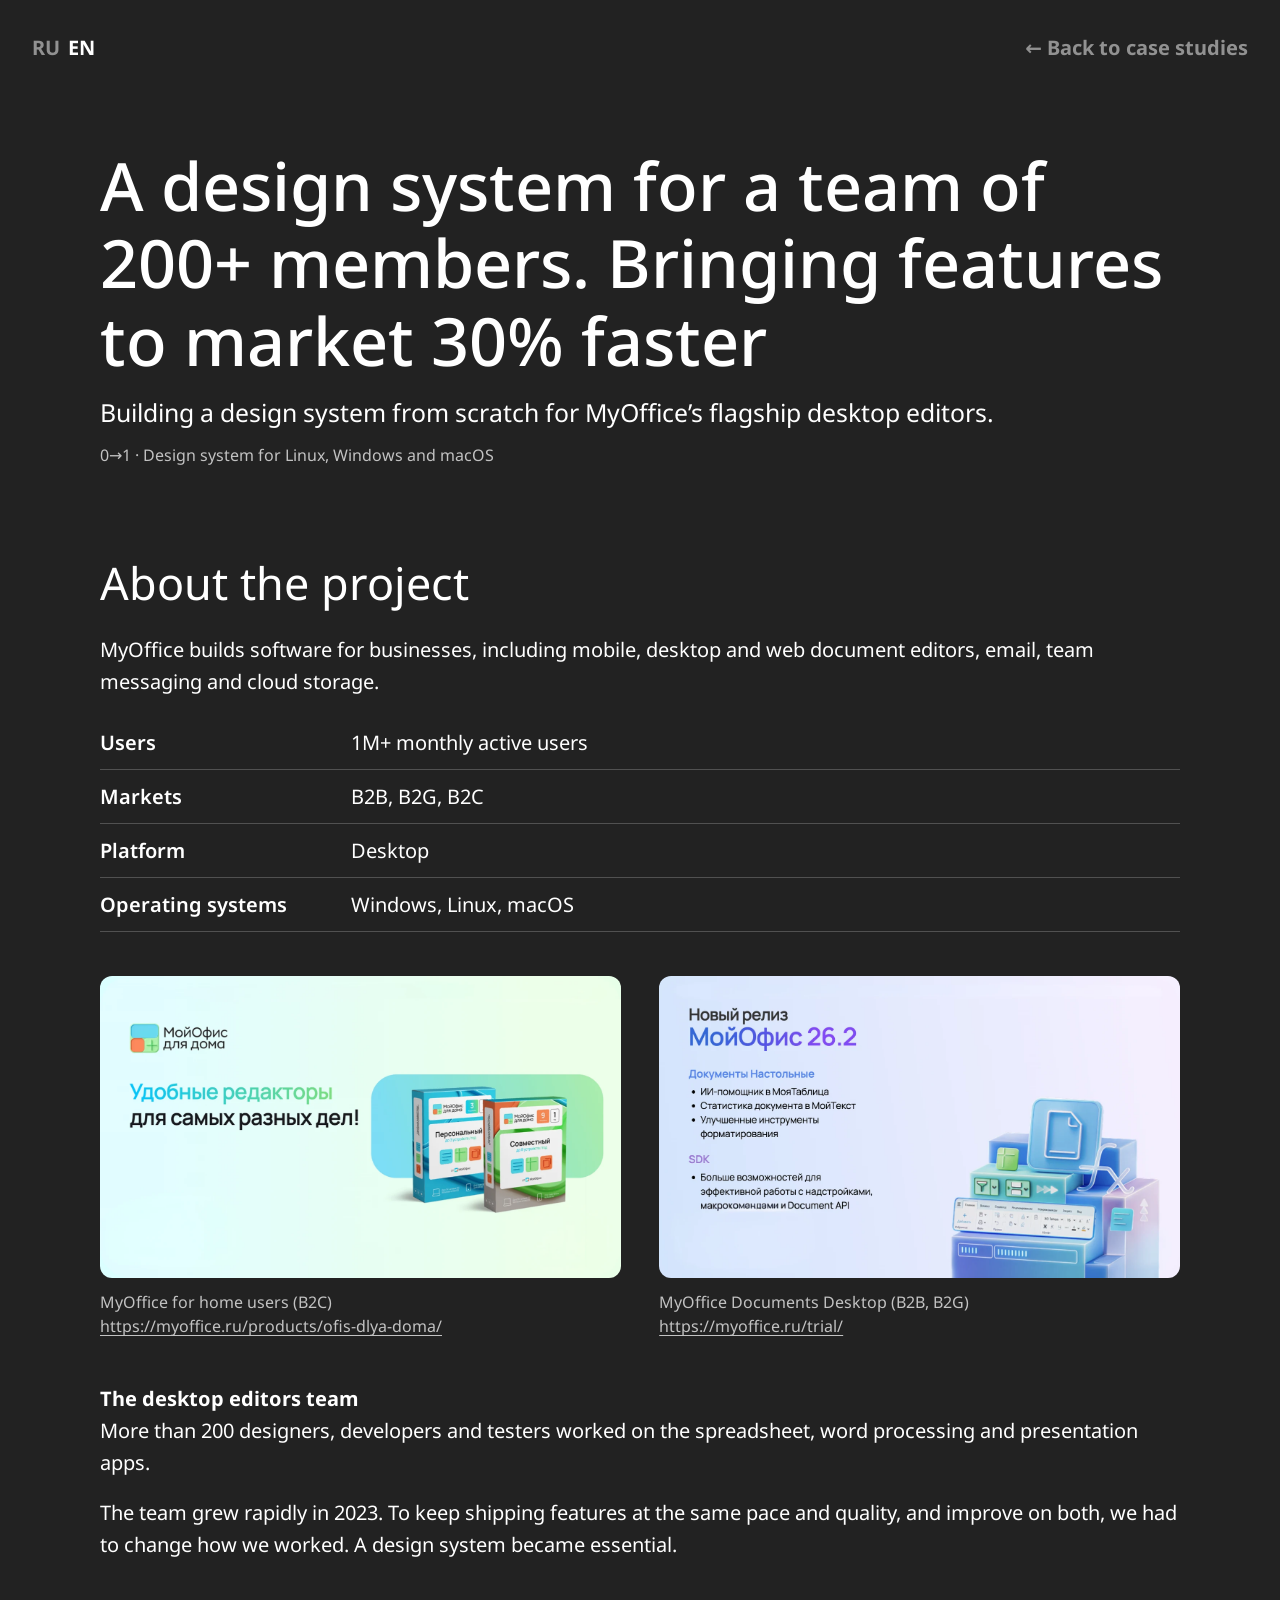
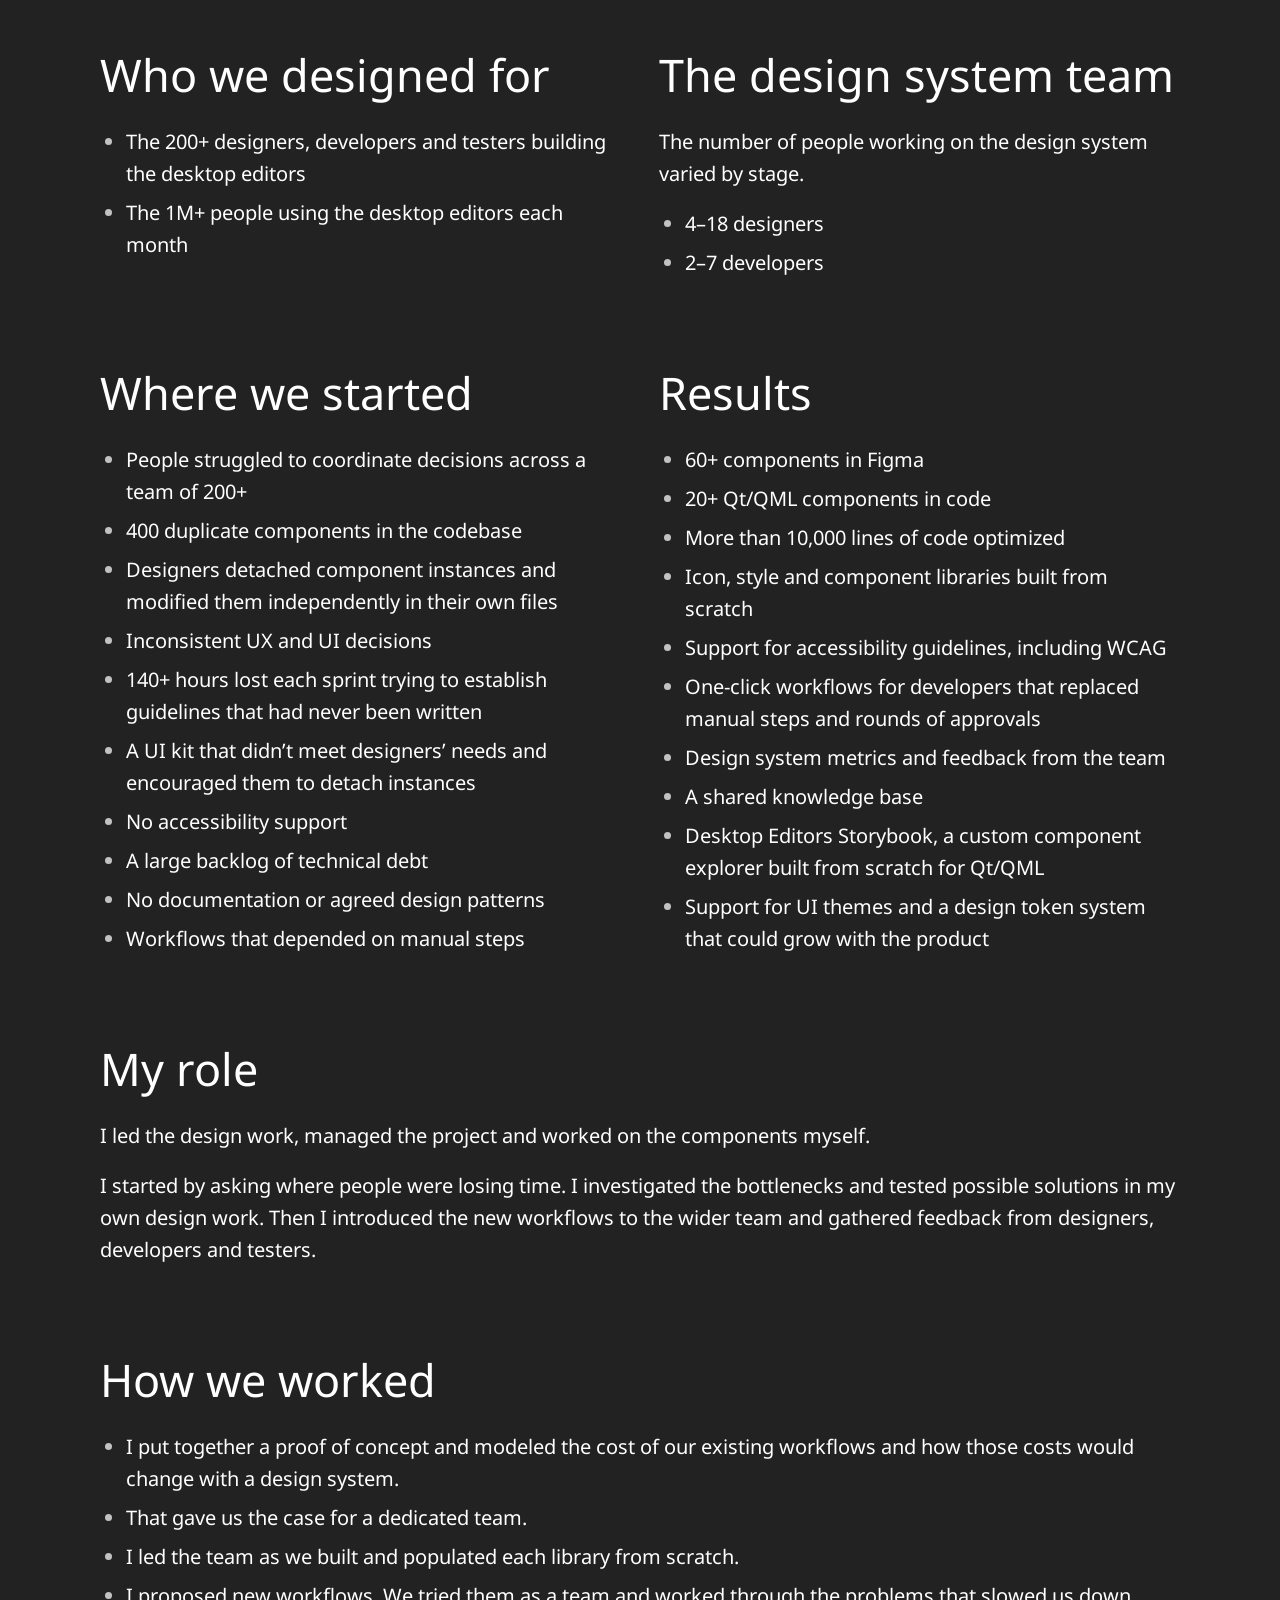
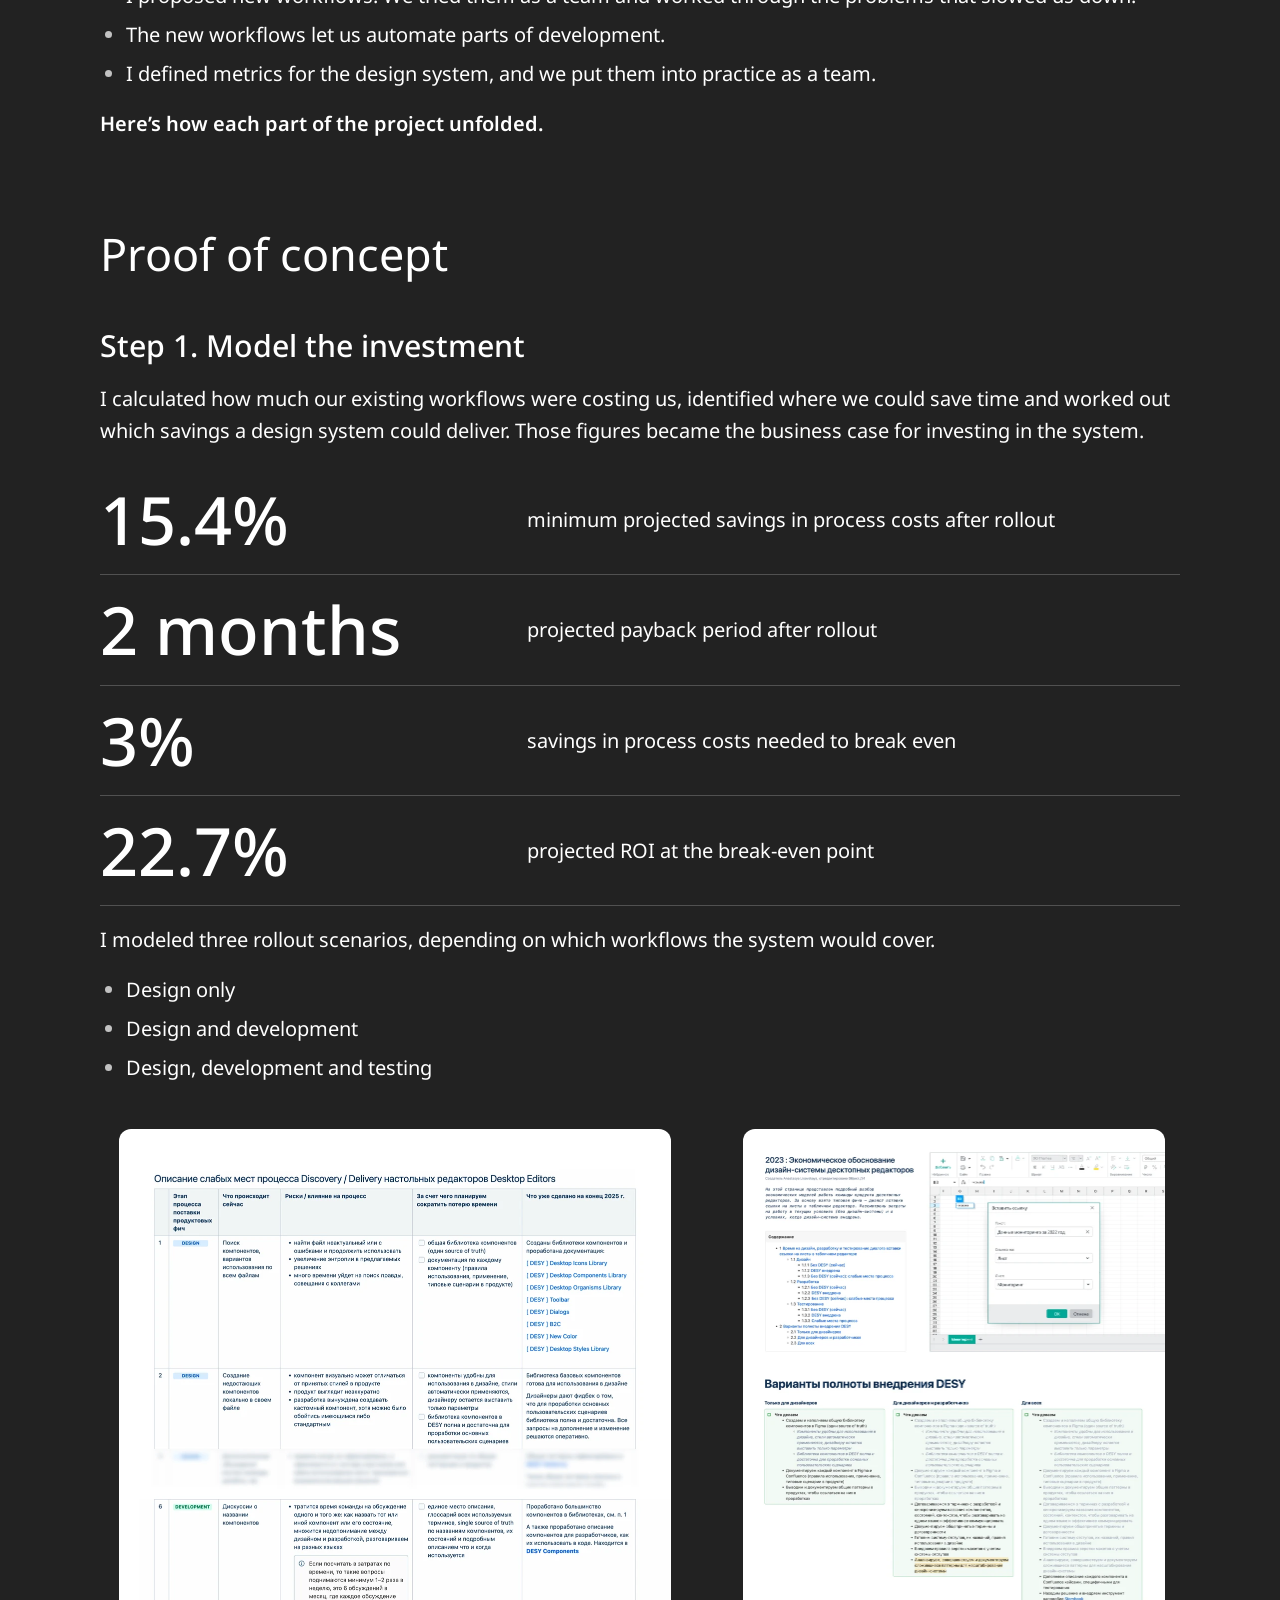
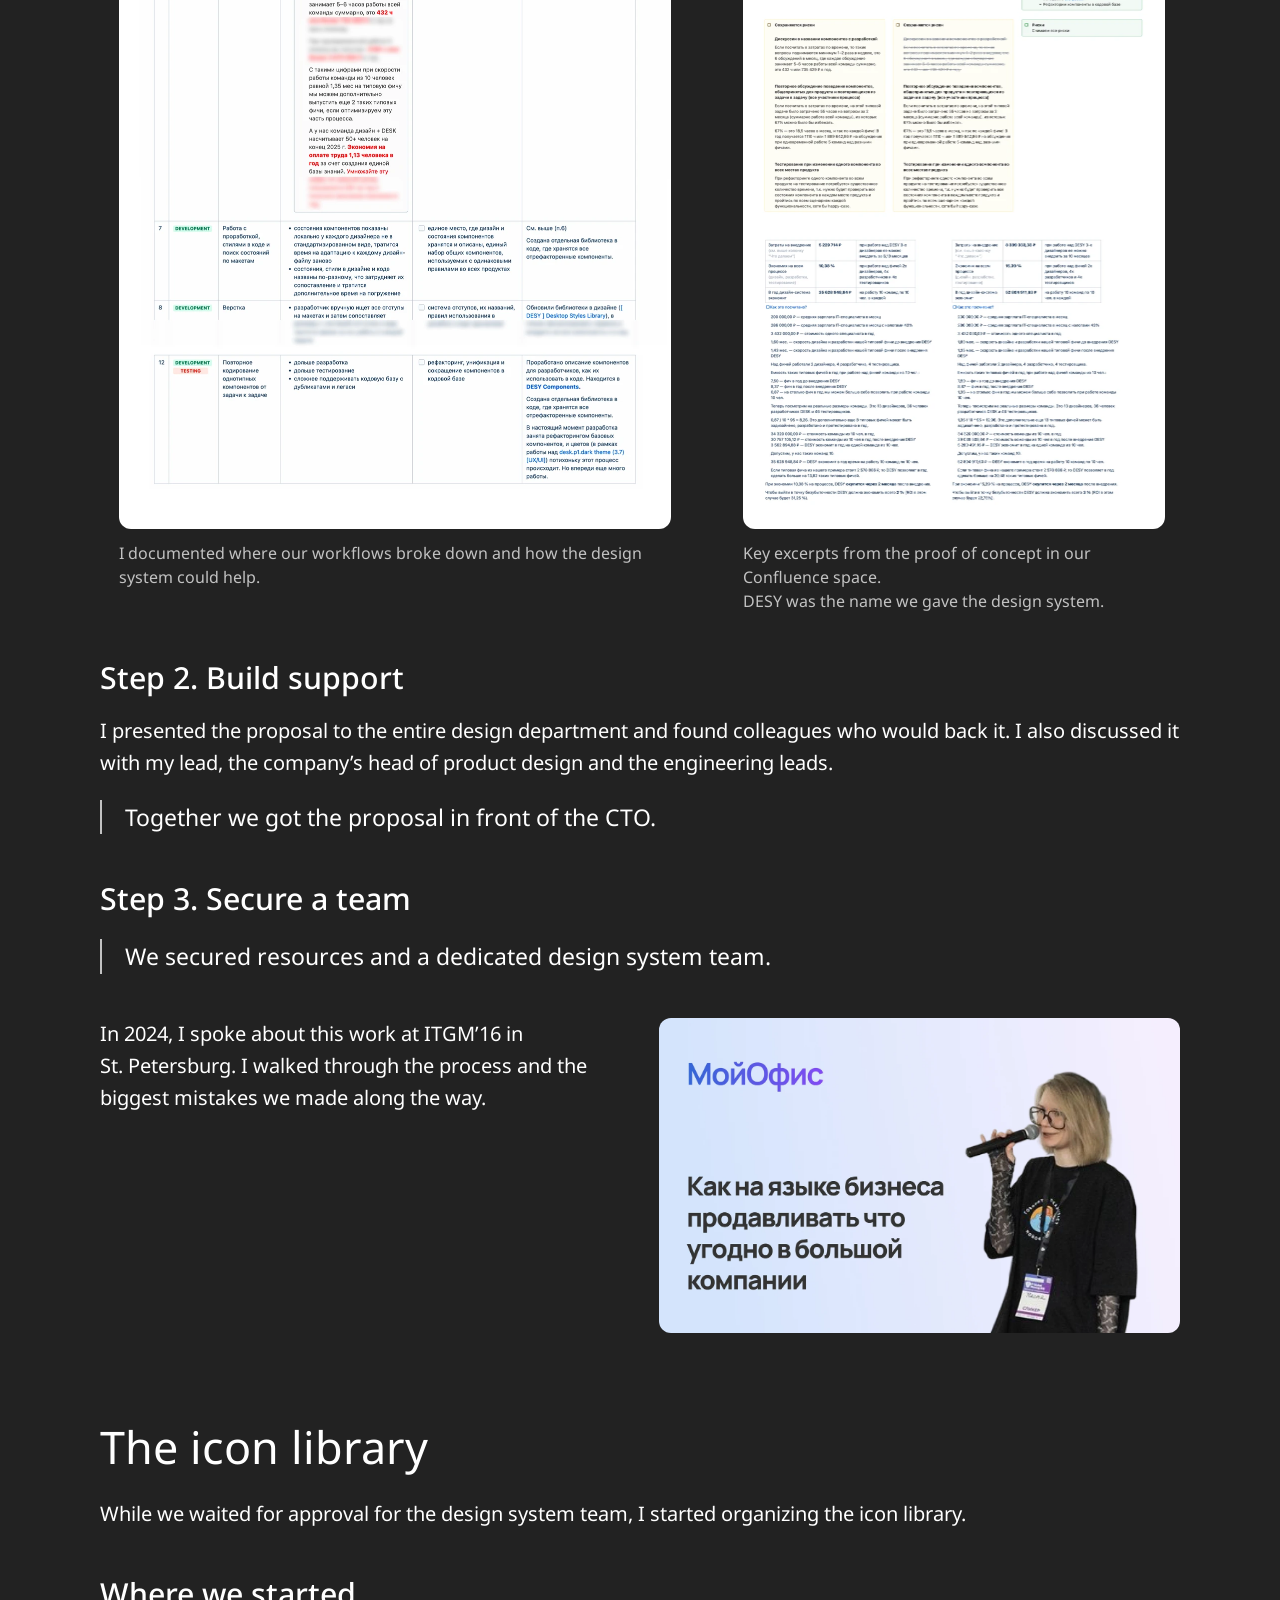
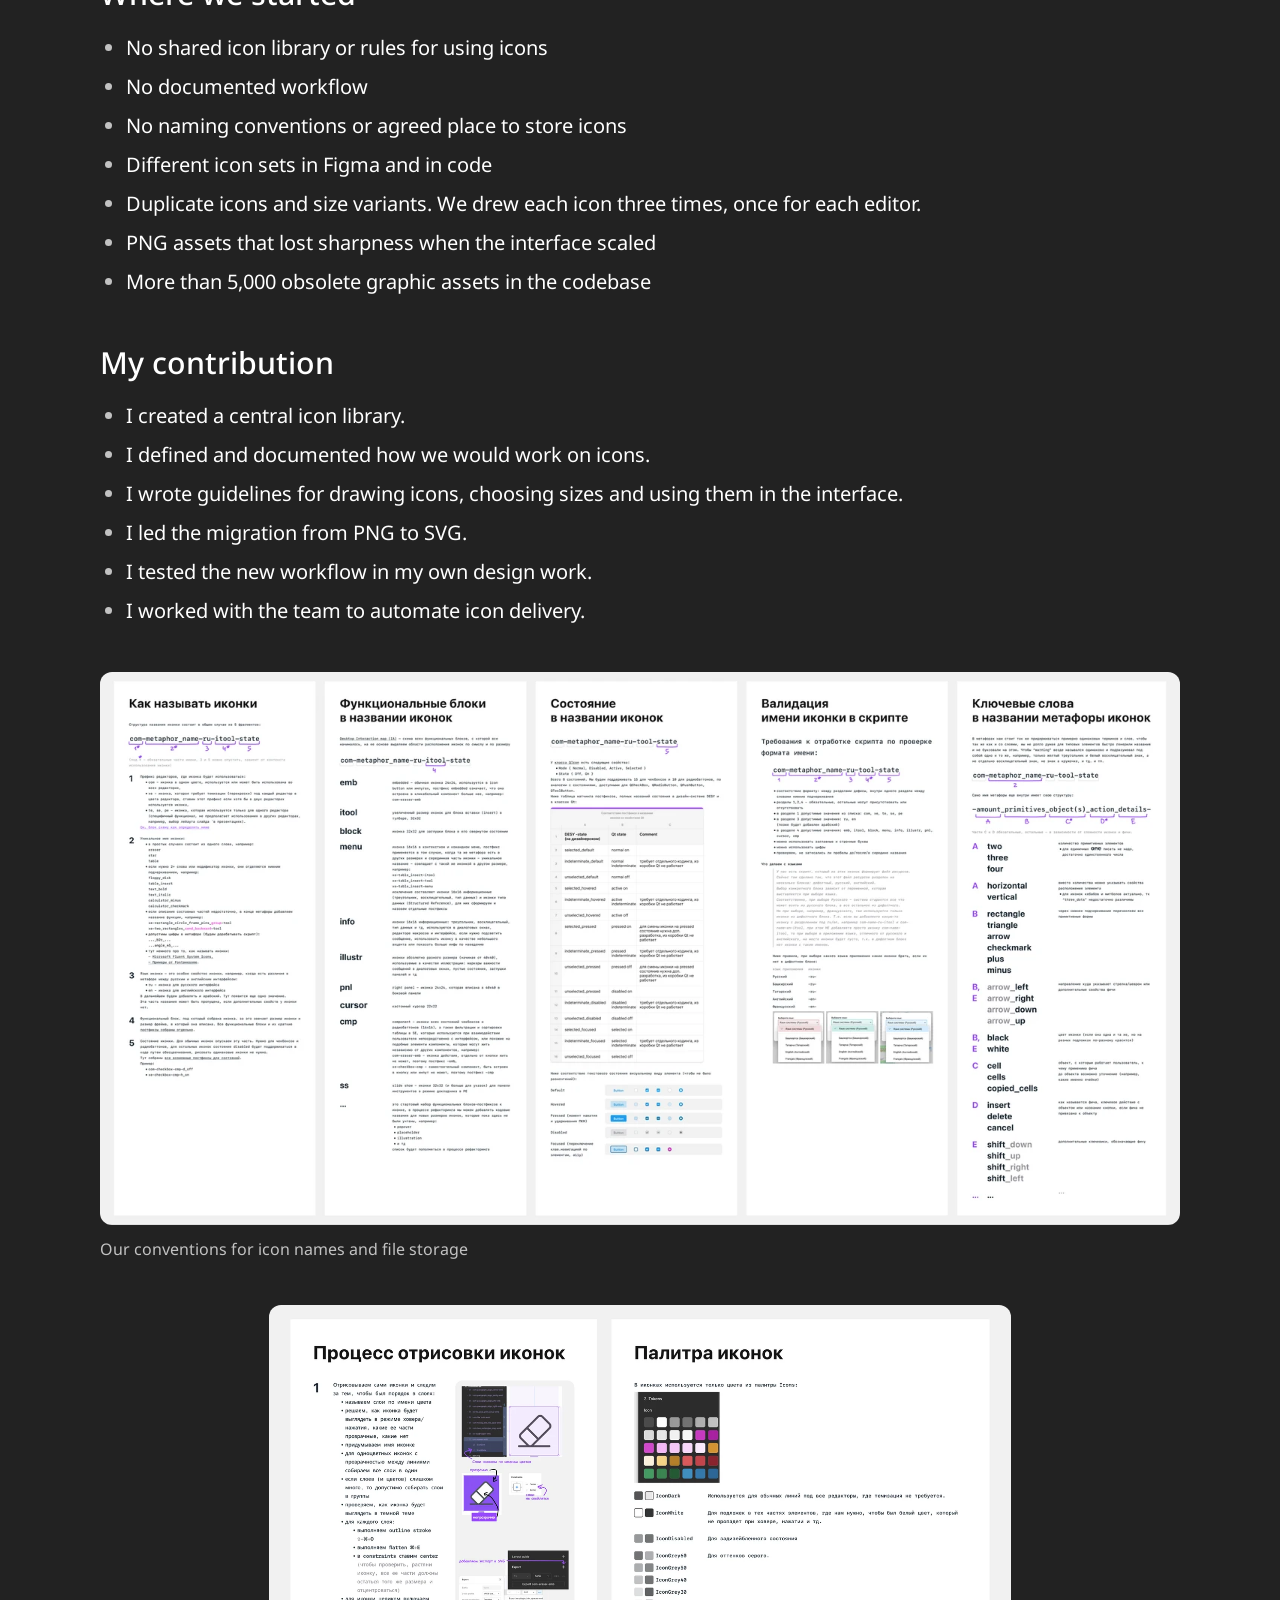
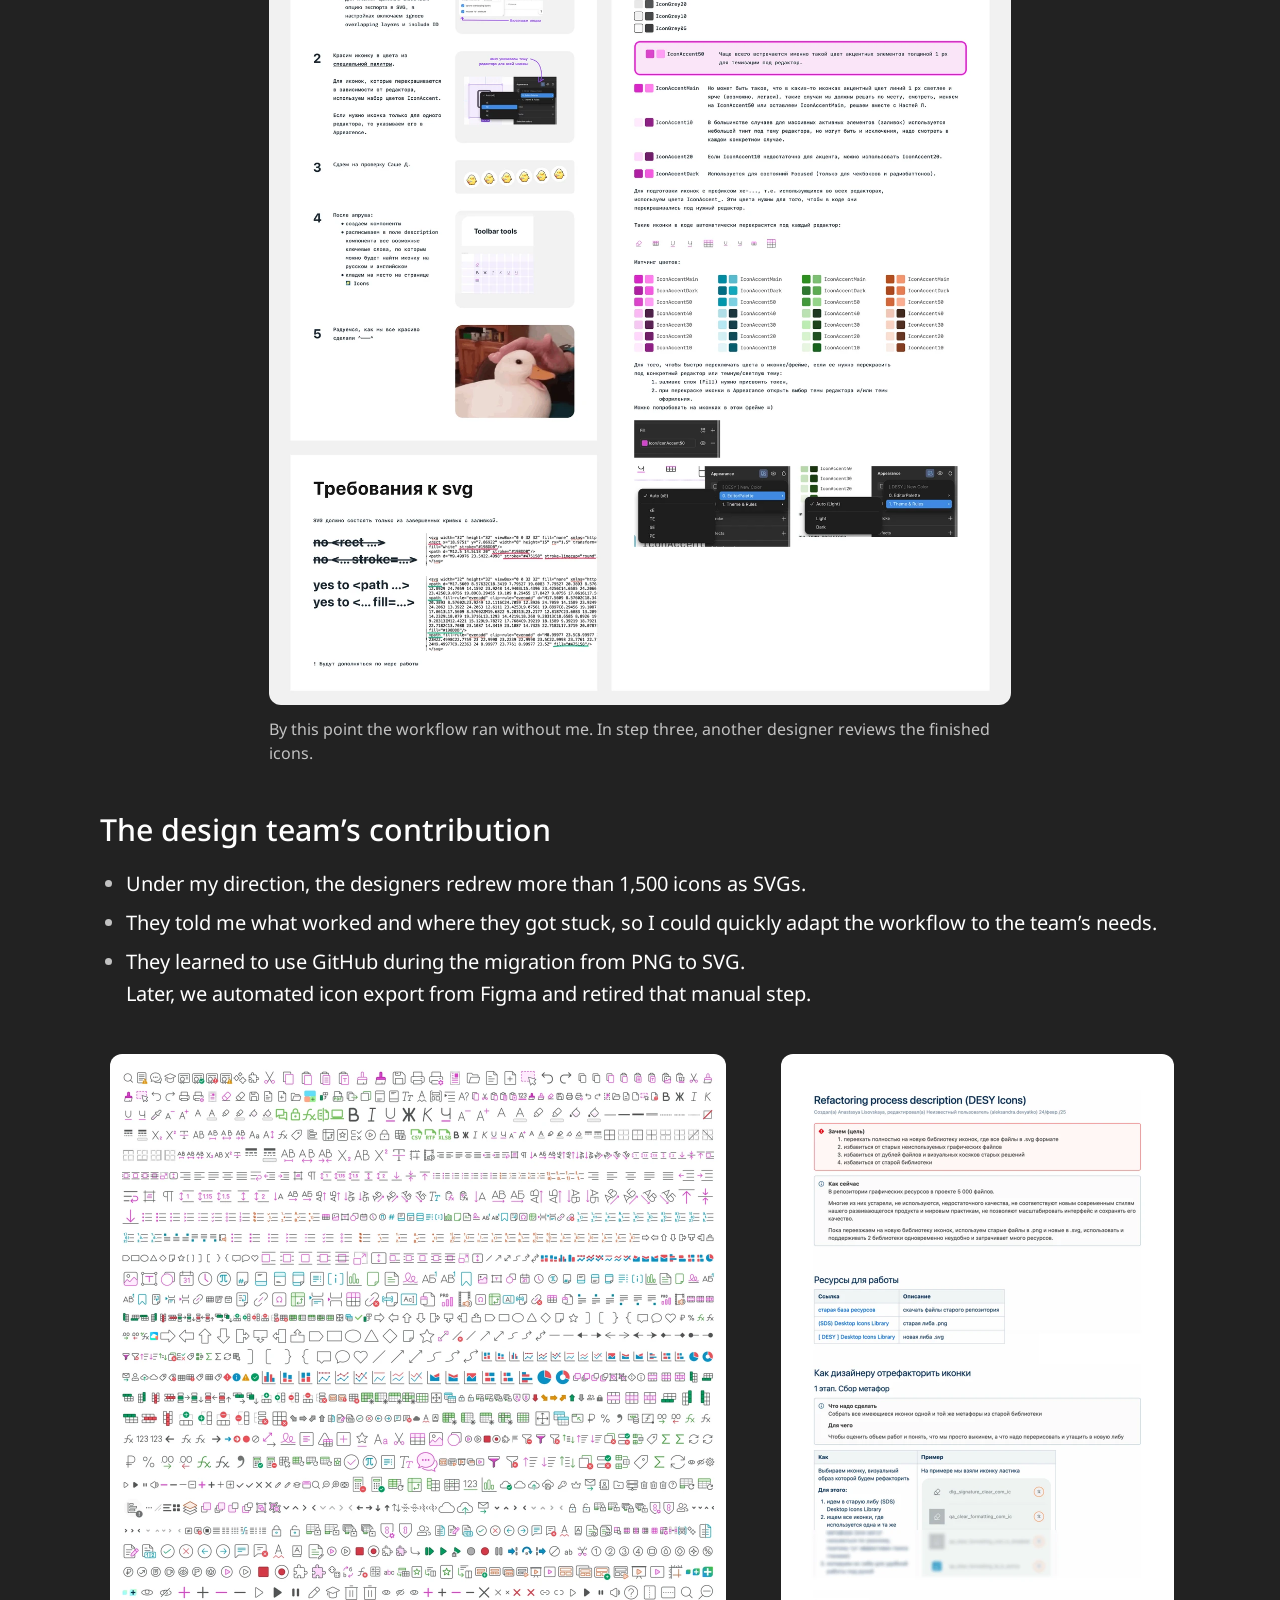
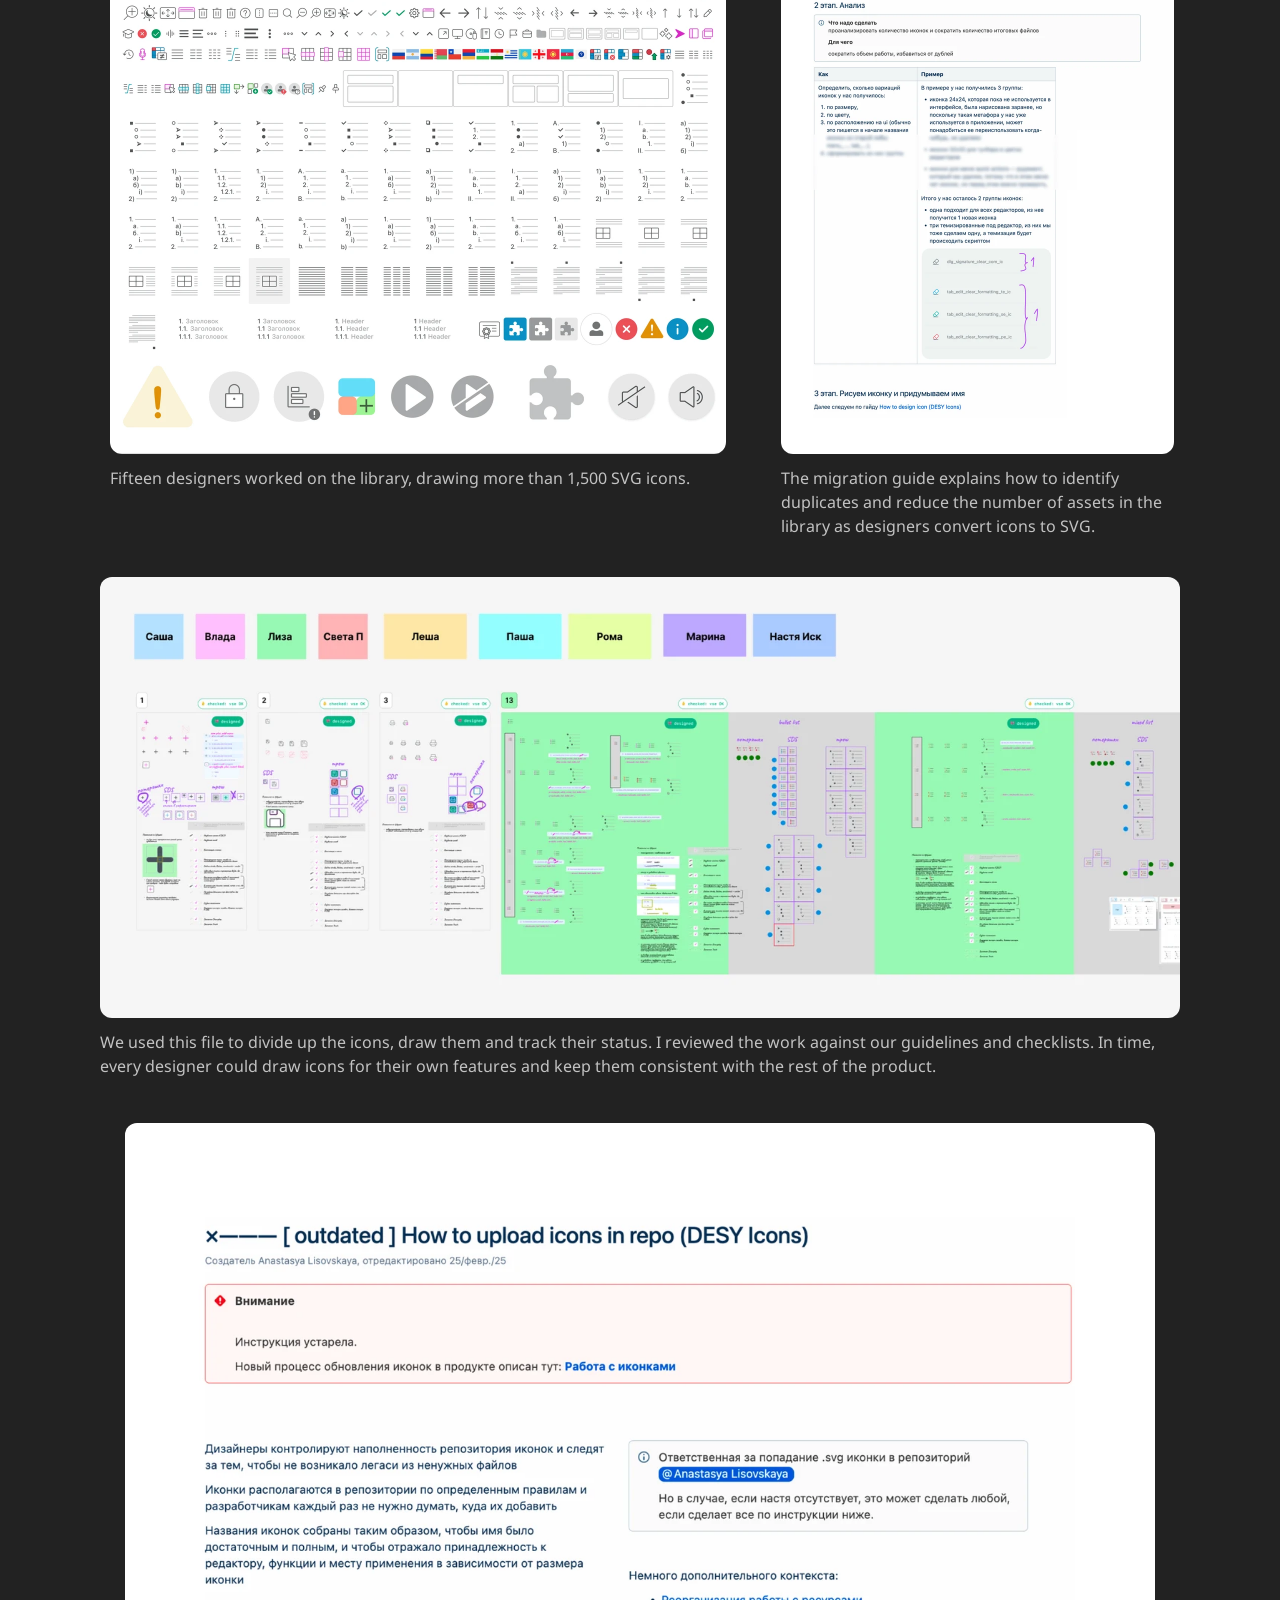
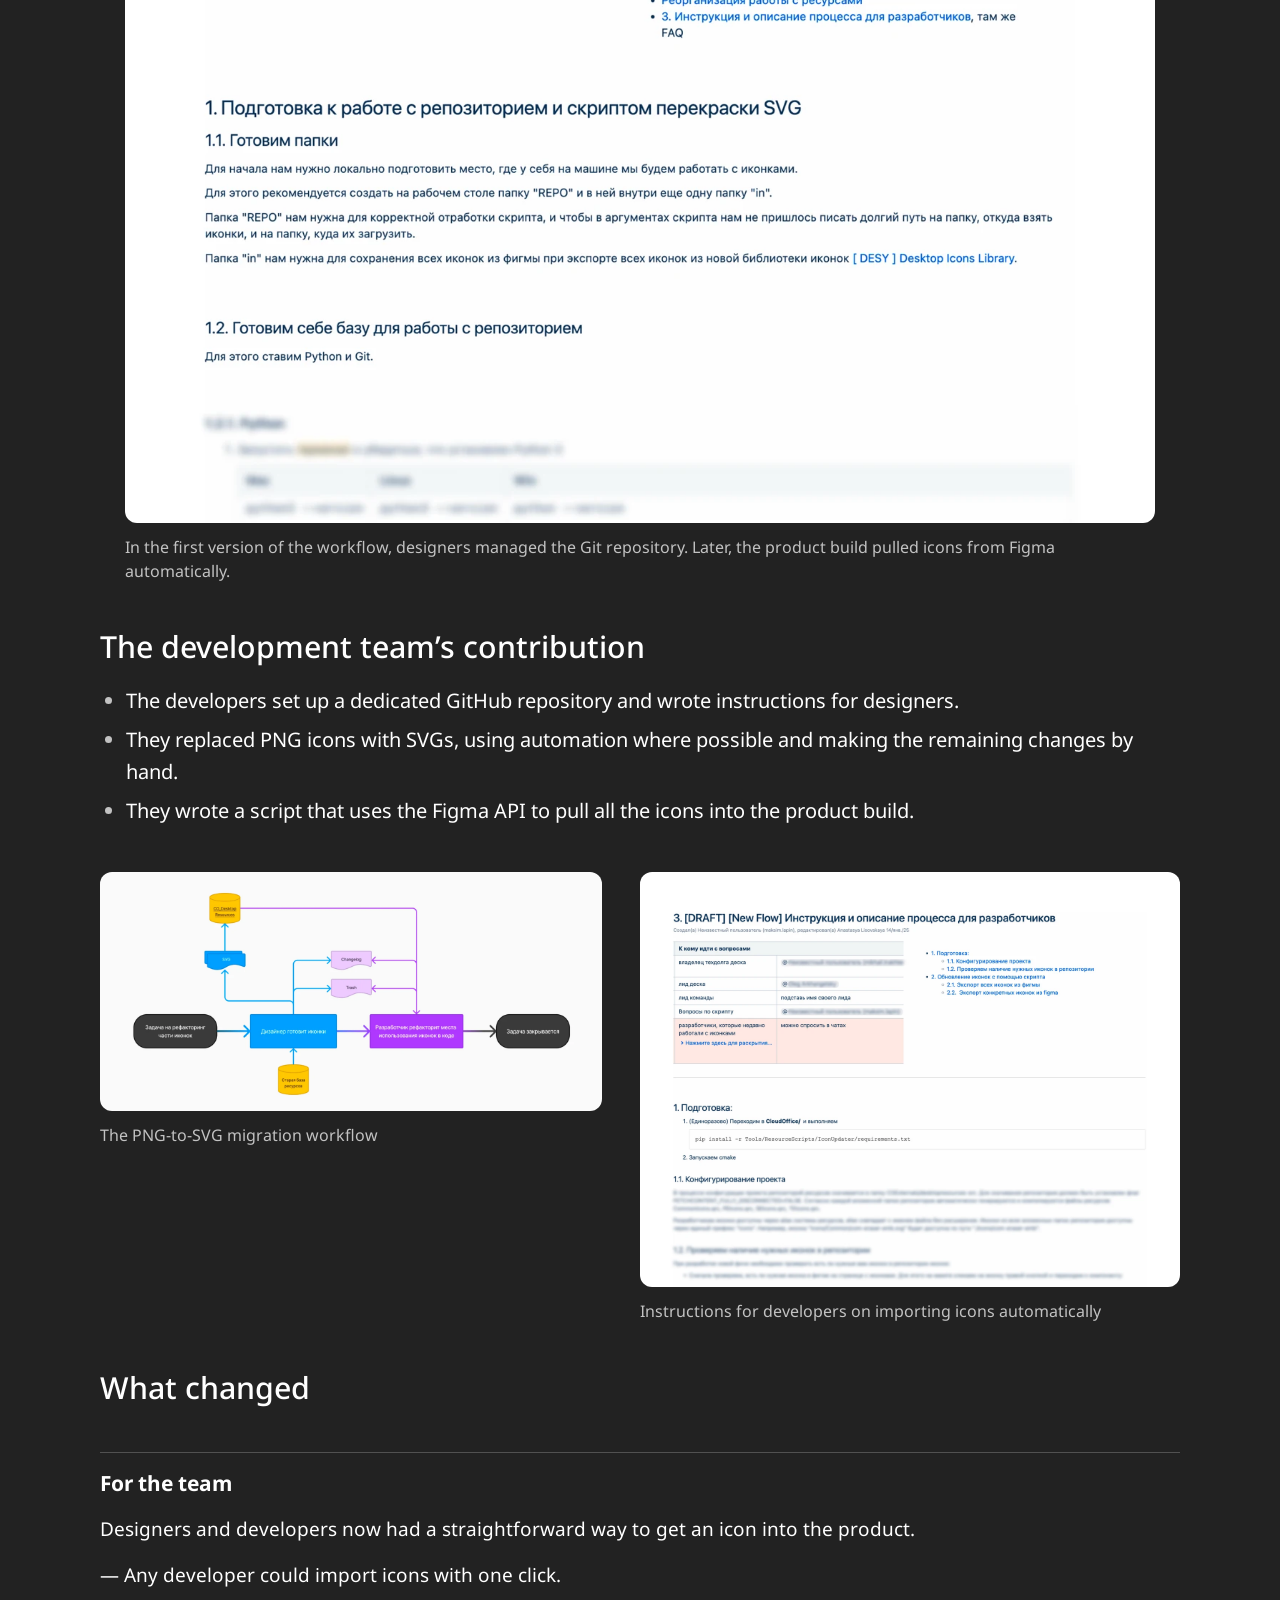
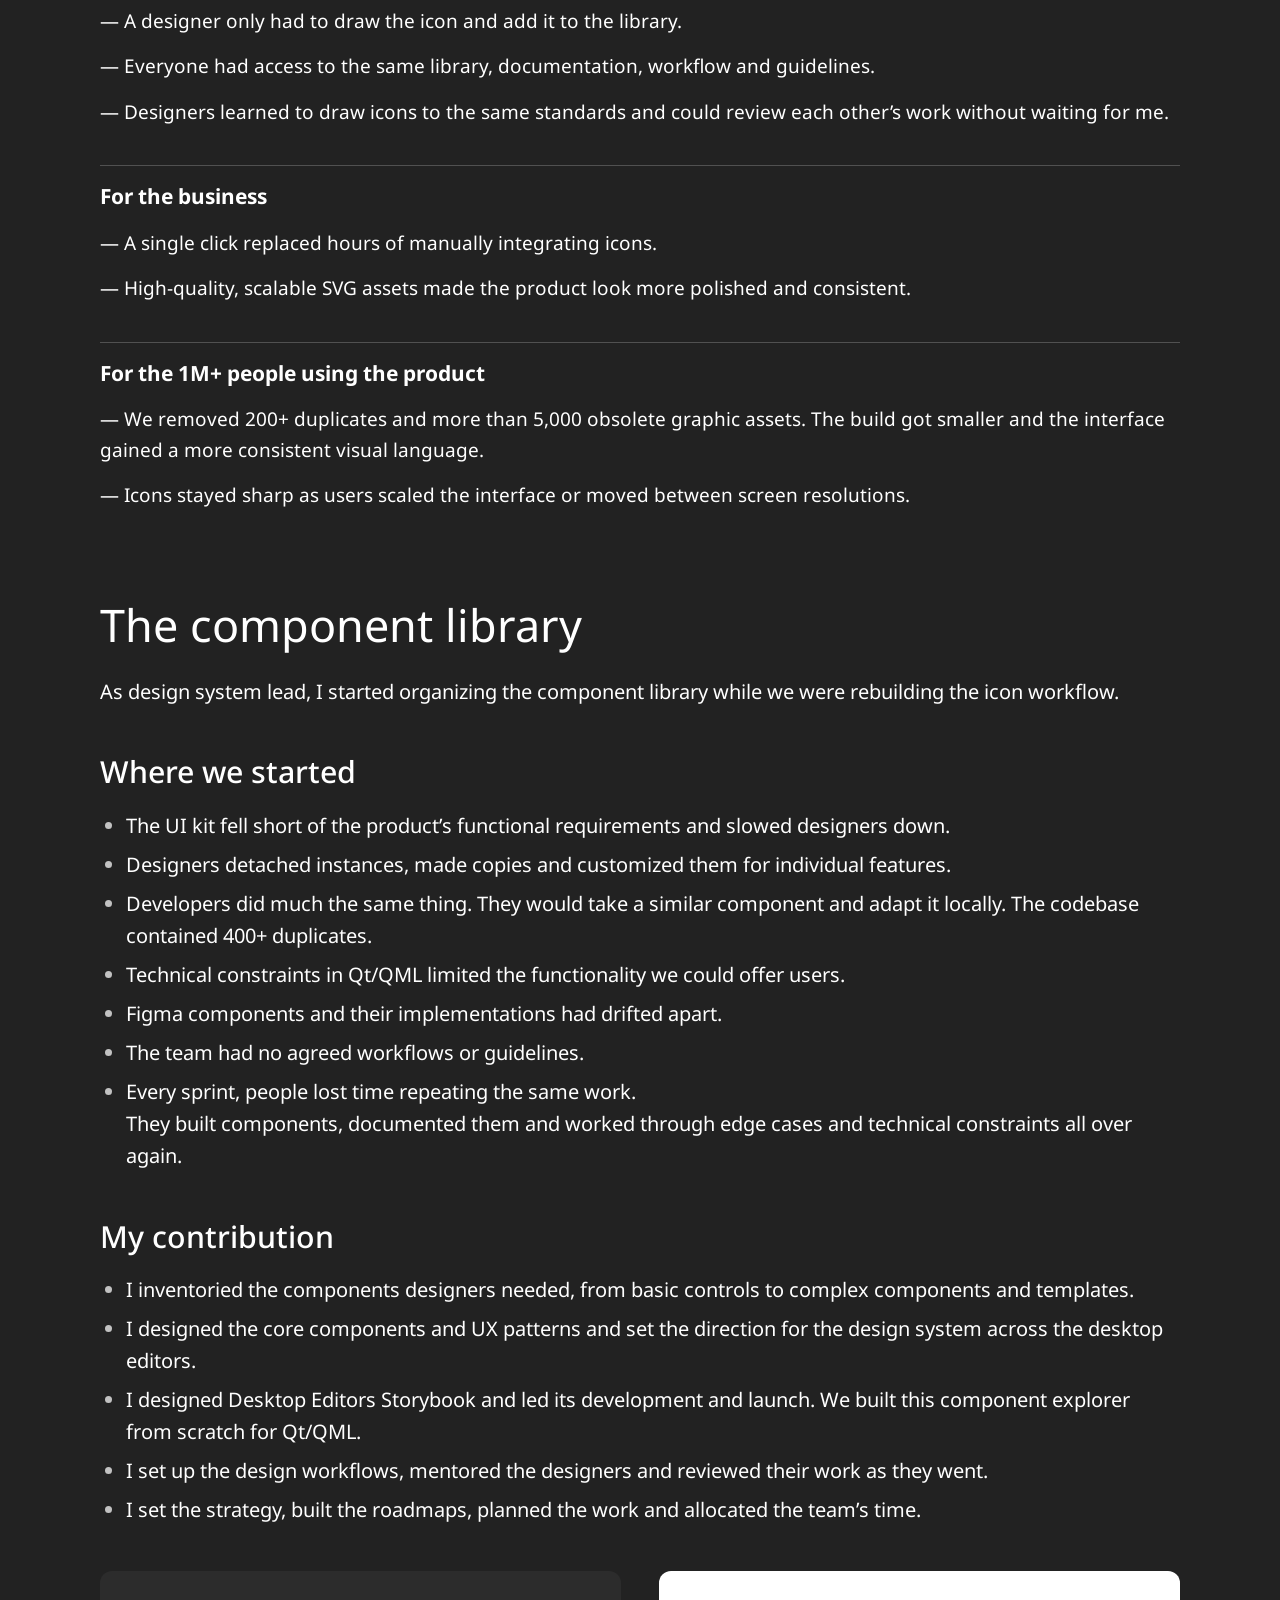
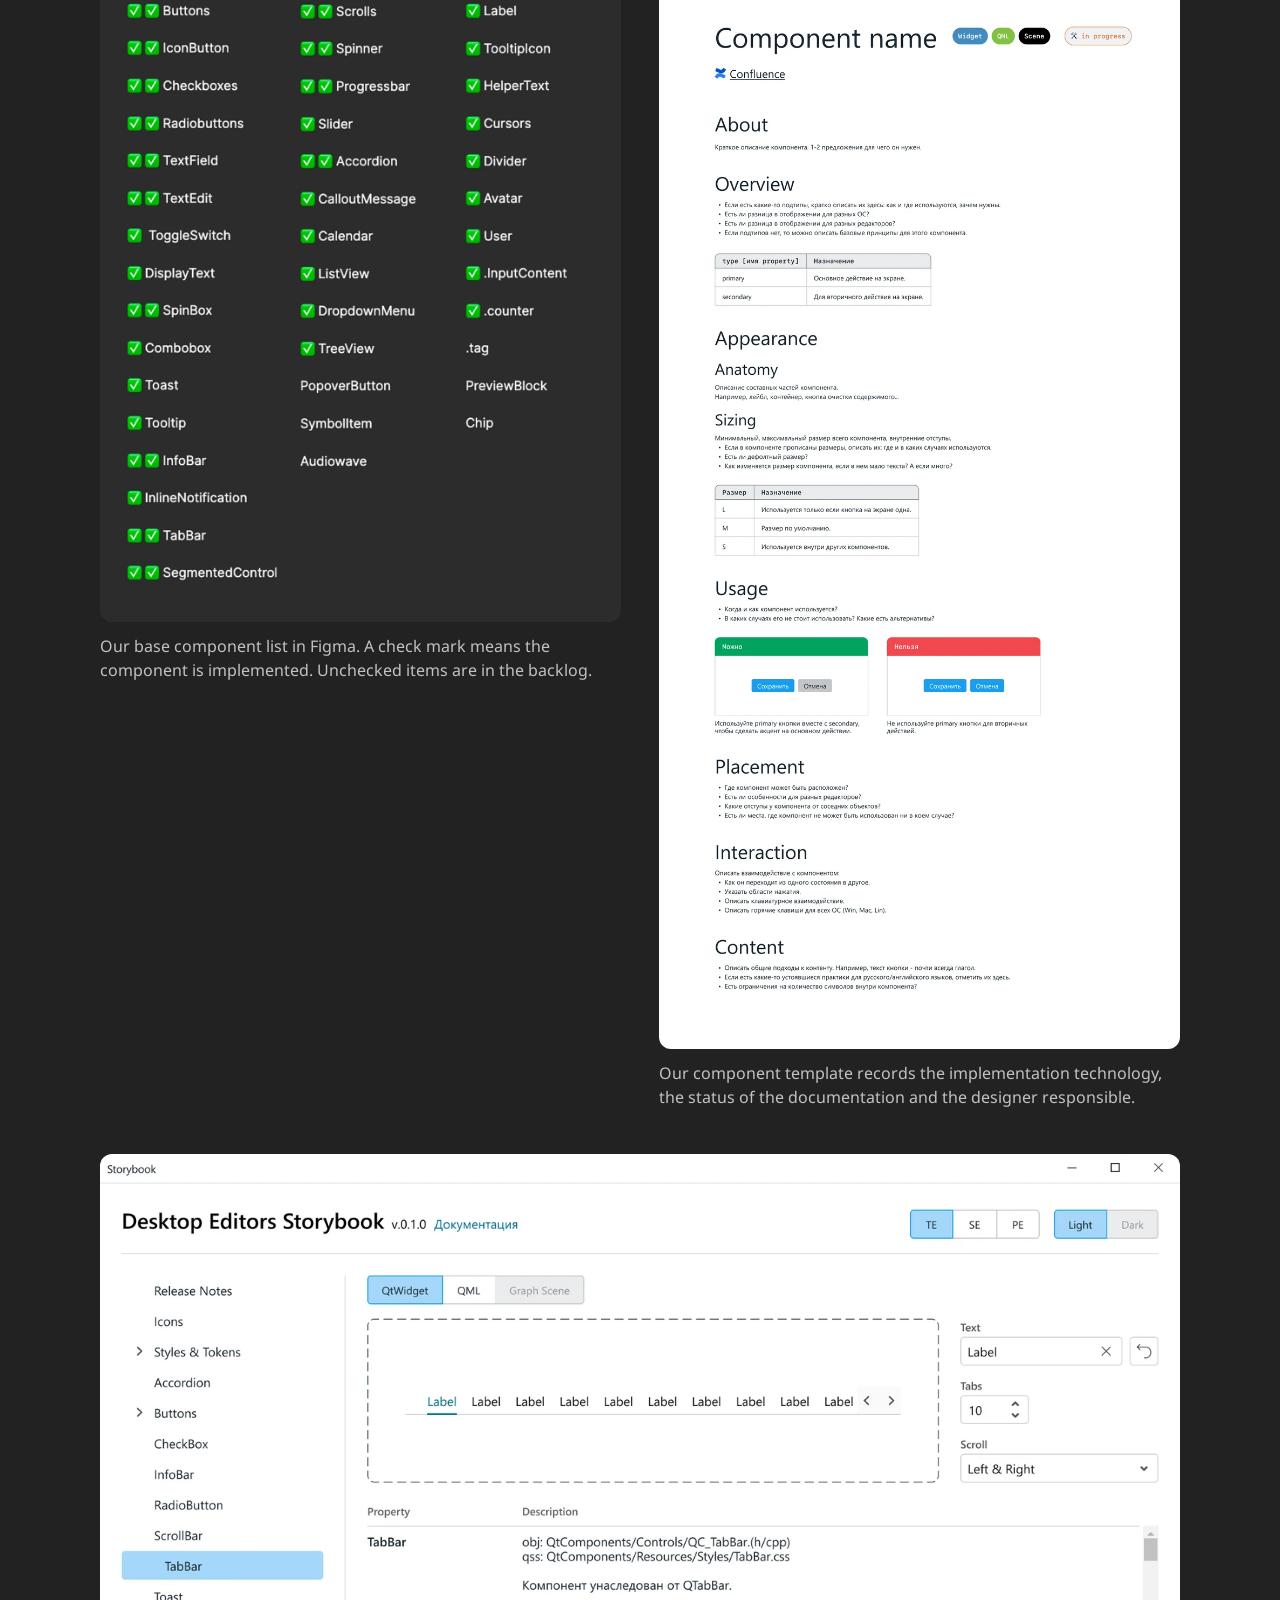
<file: en/projects/design-system/index.html>
<!doctype html>
<html lang="en">
  <head>
    <meta charset="utf-8">
    <meta name="viewport" content="width=device-width, initial-scale=1">
    <meta name="description" content="How I built a design system for MyOffice’s flagship desktop editors and helped a team of 200+ bring features to market 30% faster.">
    <meta property="og:type" content="website">
    <meta property="og:title" content="Design System — Anastasiia Lisovskaia">
    <meta property="og:description" content="I built a design system for MyOffice’s flagship desktop editors and helped a team of 200+ bring features to market 30% faster.">
    <meta property="og:url" content="https://lisovskaia-design.pro/en/projects/design-system/index.html">
    <meta property="og:image" content="https://lisovskaia-design.pro/assets/og/design-system-en-cover.jpg">
    <meta property="og:image:width" content="1200">
    <meta property="og:image:height" content="630">
    <meta property="og:image:alt" content="MyOffice design system: 1,500+ icons, 60+ components, 100+ features and 1,500+ tokens.">
    <meta property="og:locale" content="en_US">
    <meta property="og:locale:alternate" content="ru_RU">
    <meta name="twitter:card" content="summary_large_image">
    <meta name="twitter:title" content="Design System — Anastasiia Lisovskaia">
    <meta name="twitter:description" content="I built a design system for MyOffice’s flagship desktop editors and helped a team of 200+ bring features to market 30% faster.">
    <meta name="twitter:image" content="https://lisovskaia-design.pro/assets/og/design-system-en-cover.jpg">
    <meta name="theme-color" content="#222222">
    <title>Design System — Anastasiia Lisovskaia</title>
    <link rel="icon" href="../../../favicon.ico" sizes="16x16 32x32 48x48">
    <link rel="icon" href="../../../favicon.svg" type="image/svg+xml" sizes="any">
    <link rel="preload" href="../../../assets/noto-sans.woff2" as="font" type="font/woff2" crossorigin="">
    <link rel="stylesheet" href="../../../styles.css">
    <link rel="stylesheet" href="../../../projects/case-common.css">
    <link rel="stylesheet" href="../../../projects/design-system/case.css">
  </head>
  <body class="case-page">
    <main>
      <nav class="case-navigation" aria-label="Case study navigation">
        <div class="contact-links language-switch" role="group" aria-label="Language">
          <a class="contact-button" href="../../../projects/design-system/index.html" lang="ru" hreflang="ru" aria-label="Русский">RU</a>
          <span lang="en" aria-current="page">EN</span>
        </div>
        <div class="contact-links">
          <a class="contact-button" href="../../index.html#projects">← Back to case studies</a>
        </div>
      </nav>
      <article>
        <header>
          <h1>A design system for a team of 200+&nbsp;members. Bringing features to market <span>30% faster</span></h1>
          <p class="case-summary">Building a design system from scratch for MyOffice’s flagship desktop editors.</p>
          <p class="case-platforms">0→1 · Design system for Linux, Windows and macOS</p>
        </header>
        <section>
          <h2>About the project</h2>
          <p>MyOffice builds software for businesses, including mobile, desktop and web document editors, email, team messaging and cloud storage.</p>
          <table class="case-project-facts">
            <tbody>
              <tr>
                <th scope="row">Users</th>
                <td>1M+ monthly active users</td>
              </tr>
              <tr>
                <th scope="row">Markets</th>
                <td>B2B, B2G, B2C</td>
              </tr>
              <tr>
                <th scope="row">Platform</th>
                <td>Desktop</td>
              </tr>
              <tr>
                <th scope="row">Operating systems</th>
                <td>Windows, Linux, macOS</td>
              </tr>
            </tbody>
          </table>
          <div class="case-pair">
            <div>
              <figure>
                <a href="../../../projects/design-system/images/ad_-_desktop_B2C.png">
                  <picture>
                    <source type="image/webp" srcset="../../../projects/design-system/previews/ad_-_desktop_B2C.webp">
                    <img src="../../../projects/design-system/images/ad_-_desktop_B2C.png" width="1440" height="835" alt="MyOffice editors for home users" decoding="async" loading="lazy">
                  </picture>
                </a>
                <figcaption>MyOffice for home users (B2C)<br><a href="https://myoffice.ru/products/ofis-dlya-doma/">https://myoffice.ru/products/ofis-dlya-doma/</a></figcaption>
              </figure>
            </div>
            <div>
              <figure>
                <a href="../../../projects/design-system/images/ad_-_desktop_B2B.png">
                  <picture>
                    <source type="image/webp" srcset="../../../projects/design-system/previews/ad_-_desktop_B2B.webp">
                    <img src="../../../projects/design-system/images/ad_-_desktop_B2B.png" width="1440" height="835" alt="MyOffice Documents Desktop for businesses and government organizations" decoding="async" loading="lazy">
                  </picture>
                </a>
                <figcaption>MyOffice Documents Desktop (B2B, B2G)<br><a href="https://myoffice.ru/trial/">https://myoffice.ru/trial/</a></figcaption>
              </figure>
            </div>
          </div>
          <p><strong>The desktop editors team</strong><br>More than 200 designers, developers and testers worked on the spreadsheet, word processing and presentation apps.</p>
          <p>The team grew rapidly in 2023. To keep shipping features at the same pace and quality, and improve on both, we had to change how we worked. A design system became essential.</p>
        </section>
        <div class="case-section-pair">
          <section>
            <h2>Who we designed for</h2>
            <ul>
              <li>The 200+ designers, developers and testers building the desktop editors</li>
              <li>The 1M+&nbsp;people using the desktop editors each month</li>
            </ul>
          </section>
          <section>
            <h2>The design&nbsp;system team</h2>
            <p>The number of people working on the design system varied by stage.</p>
            <ul>
              <li>4–18&nbsp;designers</li>
              <li>2–7&nbsp;developers</li>
            </ul>
          </section>
        </div>
        <div class="case-section-pair">
          <section>
            <h2>Where we started</h2>
            <ul>
              <li>People struggled to coordinate decisions across a team of 200+</li>
              <li>400 duplicate components in the codebase</li>
              <li>Designers detached component instances and modified them independently in their own files</li>
              <li>Inconsistent UX and UI decisions</li>
              <li>140+&nbsp;hours lost each sprint trying to establish guidelines that had never been written</li>
              <li>A UI&nbsp;kit that didn’t meet designers’ needs and encouraged them to detach instances</li>
              <li>No accessibility support</li>
              <li>A large backlog of technical debt</li>
              <li>No documentation or agreed design patterns</li>
              <li>Workflows that depended on manual steps</li>
            </ul>
          </section>
          <section>
            <h2>Results</h2>
            <ul>
              <li>60+ components in Figma</li>
              <li>20+ Qt/QML components in code</li>
              <li>More than 10,000 lines of code optimized</li>
              <li>Icon, style and component libraries built from scratch</li>
              <li>Support for accessibility guidelines, including WCAG</li>
              <li>One-click workflows for developers that replaced manual steps and rounds of approvals</li>
              <li>Design system metrics and feedback from the team</li>
              <li>A shared knowledge base</li>
              <li>Desktop Editors Storybook, a custom component explorer built from scratch for Qt/QML</li>
              <li>Support for UI themes and a design token system that could grow with the product</li>
            </ul>
          </section>
        </div>
        <section>
          <h2><strong>My role</strong></h2>
          <p>I led the design work, managed the project and worked on the components myself.</p>
          <p>I started by asking where people were losing time. I investigated the bottlenecks and tested possible solutions in my own design work. Then I introduced the new workflows to the wider team and gathered feedback from designers, developers and testers.</p>
        </section>
        <section>
          <h2>How we worked</h2>
          <ul>
            <li>I put together a proof of concept and modeled the cost of our existing workflows and how those costs would change with a design system.</li>
            <li>That gave us the case for a dedicated team.</li>
            <li>I led the team as we built and populated each library from scratch.</li>
            <li>I proposed new workflows. We tried them as a team and worked through the problems that slowed us down.</li>
            <li>The new workflows let us automate parts of development.</li>
            <li>I defined metrics for the design system, and we put them into practice as a team.</li>
          </ul>
          <p class="case-aside">Here’s how each part of the project unfolded.</p>
        </section>
        <section>
          <h2>Proof of concept</h2>
          <h3>Step&nbsp;1. Model the investment</h3>
          <p>I calculated how much our existing workflows were costing us, identified where we could save time and worked out which savings a design system could deliver. Those figures became the business case for investing in the system.</p>
          <table class="case-metrics">
            <tbody>
              <tr>
                <th scope="row">15.4%</th>
                <td>minimum projected savings in process costs after rollout</td>
              </tr>
              <tr>
                <th scope="row">2&nbsp;months</th>
                <td>projected payback period after rollout</td>
              </tr>
              <tr>
                <th scope="row">3%</th>
                <td>savings in process costs needed to break even</td>
              </tr>
              <tr>
                <th scope="row">22.7%</th>
                <td>projected ROI at the break-even point</td>
              </tr>
            </tbody>
          </table>
          <p>I modeled three rollout scenarios, depending on which workflows the system would cover.</p>
          <ul>
            <li>Design only</li>
            <li>Design and development</li>
            <li>Design, development and testing</li>
          </ul>
          <div class="case-documents case-proof-docs">
            <figure class="case-portrait" style="--preview-width-limit: calc(var(--preview-height-limit) * 1103 / 2000)">
              <a href="../../../projects/design-system/images/weak_points_in_processes.png">
                <picture>
                  <source type="image/webp" srcset="../../../projects/design-system/previews/weak_points_in_processes.webp">
                  <img src="../../../projects/design-system/images/weak_points_in_processes.png" width="1103" height="2000" alt="Document mapping problems in existing workflows to proposed design system improvements" decoding="async" loading="lazy">
                </picture>
              </a>
              <figcaption>I documented where our workflows broke down and how the design system could help.</figcaption>
            </figure>
            <figure class="case-portrait" style="--preview-width-limit: calc(var(--preview-height-limit) * 845 / 2000)">
              <a href="../../../projects/design-system/images/POC.png">
                <picture>
                  <source type="image/webp" srcset="../../../projects/design-system/previews/POC.webp">
                  <img src="../../../projects/design-system/images/POC.png" width="845" height="2000" alt="Excerpts from the DESY proof of concept in the team’s Confluence space" decoding="async" loading="lazy">
                </picture>
              </a>
              <figcaption>Key excerpts from the proof of concept in our Confluence space.<br>DESY was the name we gave the design system.</figcaption>
            </figure>
          </div>
          <h3>Step&nbsp;2. Build support</h3>
          <p>I presented the proposal to the entire design department and found colleagues who would back it. I also discussed it with my lead, the company’s head of product design and the engineering leads.</p>
          <blockquote>Together we got the proposal in front of the CTO.</blockquote>
          <h3>Step&nbsp;3. Secure a team</h3>
          <blockquote>We secured resources and a dedicated design system team.</blockquote>
          <div class="case-pair">
            <div>
              <p>In 2024, I spoke about this work at ITGM’16 in St.&nbsp;Petersburg. I walked through the process and the biggest mistakes we made along the way.</p>
            </div>
            <div>
              <figure>
                <a href="../../../projects/design-system/images/ITGM16_2024.jpg">
                  <picture>
                    <source type="image/webp" srcset="../../../projects/design-system/previews/ITGM16_2024.webp">
                    <img src="../../../projects/design-system/images/ITGM16_2024.jpg" width="1440" height="869" alt="Speaking at ITGM’16 in 2024" decoding="async" loading="lazy">
                  </picture>
                </a>
              </figure>
            </div>
          </div>
        </section>
        <section>
          <h2>The icon library</h2>
          <p>While we waited for approval for the design system team, I started organizing the icon library.</p>
          <h3>Where we started</h3>
          <ul>
            <li>No shared icon library or rules for using icons</li>
            <li>No documented workflow</li>
            <li>No naming conventions or agreed place to store icons</li>
            <li>Different icon sets in Figma and in code</li>
            <li>Duplicate icons and size variants. We drew each icon three times, once for each editor.</li>
            <li>PNG assets that lost sharpness when the interface scaled</li>
            <li>More than 5,000 obsolete graphic assets in the codebase</li>
          </ul>
          <h3>My contribution</h3>
          <ul>
            <li>I created a central icon library.</li>
            <li>I defined and documented how we would work on icons.</li>
            <li>I wrote guidelines for drawing icons, choosing sizes and using them in the interface.</li>
            <li>I led the migration from PNG to SVG.</li>
            <li>I tested the new workflow in my own design work.</li>
            <li>I worked with the team to automate icon delivery.</li>
          </ul>
          <figure>
            <a href="../../../projects/design-system/images/icons_docs.png">
              <picture>
                <source type="image/webp" srcset="../../../projects/design-system/previews/icons_docs.webp">
                <img src="../../../projects/design-system/images/icons_docs.png" width="1440" height="737" alt="Guidelines for naming and storing icons" decoding="async" loading="lazy">
              </picture>
            </a>
            <figcaption>Our conventions for icon names and file storage</figcaption>
          </figure>
          <figure class="case-centered" style="--preview-width-limit: calc(var(--preview-height-limit) * 1440 / 1943)">
            <a href="../../../projects/design-system/images/icons_process.png">
              <picture>
                <source type="image/webp" srcset="../../../projects/design-system/previews/icons_process.webp">
                <img src="../../../projects/design-system/images/icons_process.png" width="1440" height="1943" alt="Icon drawing workflow with a peer review in step three" decoding="async" loading="lazy">
              </picture>
            </a>
            <figcaption>By this point the workflow ran without me. In step three, another designer reviews the finished icons.</figcaption>
          </figure>
          <h3>The design team’s contribution</h3>
          <ul>
            <li>Under my direction, the designers redrew more than 1,500 icons as SVGs.</li>
            <li>They told me what worked and where they got stuck, so I could quickly adapt the workflow to the team’s needs.</li>
            <li>They learned to use GitHub during the migration from PNG to SVG.<br>Later, we automated icon export from Figma and retired that manual step.</li>
          </ul>
          <div class="case-documents case-icon-docs">
            <figure class="case-portrait" style="--preview-width-limit: calc(var(--preview-height-limit) * 1232 / 2000)">
              <a href="../../../projects/design-system/images/1500_icons_preview.png">
                <picture>
                  <source type="image/webp" srcset="../../../projects/design-system/previews/1500_icons_preview.webp">
                  <img src="../../../projects/design-system/images/1500_icons_preview.png" width="1232" height="2000" alt="Figma library of more than 1,500 SVG icons drawn by 15 designers" decoding="async" loading="lazy">
                </picture>
              </a>
              <figcaption>Fifteen designers worked on the library, drawing more than 1,500 SVG icons.</figcaption>
            </figure>
            <figure>
              <a href="../../../projects/design-system/images/icons_work_screenshot.png">
                <picture>
                  <source type="image/webp" srcset="../../../projects/design-system/previews/icons_work_screenshot.webp">
                  <img src="../../../projects/design-system/images/icons_work_screenshot.png" width="1440" height="588" alt="Shared Figma file showing icon assignments, drawings and review status" decoding="async" loading="lazy">
                </picture>
              </a>
              <figcaption>We used this file to divide up the icons, draw them and track their status. I reviewed the work against our guidelines and checklists. In time, every designer could draw icons for their own features and keep them consistent with the rest of the product.</figcaption>
            </figure>
            <figure class="case-portrait" style="--preview-width-limit: calc(var(--preview-height-limit) * 786 / 2000)">
              <a href="../../../projects/design-system/images/design_icons_refactoring_process.png">
                <picture>
                  <source type="image/webp" srcset="../../../projects/design-system/previews/design_icons_refactoring_process.webp">
                  <img src="../../../projects/design-system/images/design_icons_refactoring_process.png" width="786" height="2000" alt="Designers’ guide to migrating icons from PNG to SVG and removing duplicates" decoding="async" loading="lazy">
                </picture>
              </a>
              <figcaption>The migration guide explains how to identify duplicates and reduce the number of assets in the library as designers convert icons to SVG.</figcaption>
            </figure>
          </div>
          <figure class="case-centered" style="--preview-width-limit: calc(var(--preview-height-limit) * 1440 / 1397)">
            <a href="../../../projects/design-system/images/design_repo_v1_-_short.png">
              <picture>
                <source type="image/webp" srcset="../../../projects/design-system/previews/design_repo_v1_-_short.webp">
                <img src="../../../projects/design-system/images/design_repo_v1_-_short.png" width="1440" height="1397" alt="Early workflow with designers managing the icon repository in Git" decoding="async" loading="lazy">
              </picture>
            </a>
            <figcaption>In the first version of the workflow, designers managed the Git repository. Later, the product build pulled icons from Figma automatically.</figcaption>
          </figure>
          <h3>The development team’s contribution</h3>
          <ul>
            <li>The developers set up a dedicated GitHub repository and wrote instructions for designers.</li>
            <li>They replaced PNG icons with SVGs, using automation where possible and making the remaining changes by hand.</li>
            <li>They wrote a script that uses the Figma API to pull all the icons into the product build.</li>
          </ul>
          <div class="case-documents case-dev-docs">
            <figure class="case-centered case-half">
              <a href="../../../projects/design-system/images/refactoring_process.png">
                <picture>
                  <source type="image/webp" srcset="../../../projects/design-system/previews/refactoring_process.webp">
                  <img src="../../../projects/design-system/images/refactoring_process.png" width="1440" height="686" alt="Steps for migrating icons from PNG to SVG" decoding="async" loading="lazy">
                </picture>
              </a>
              <figcaption>The PNG-to-SVG migration workflow</figcaption>
            </figure>
            <figure>
              <a href="../../../projects/design-system/images/dev_docs_icons_-_short.png">
                <picture>
                  <source type="image/webp" srcset="../../../projects/design-system/previews/dev_docs_icons_-_short.webp">
                  <img src="../../../projects/design-system/images/dev_docs_icons_-_short.png" width="1440" height="1108" alt="Developer guide to loading icons into the product automatically" decoding="async" loading="lazy">
                </picture>
              </a>
              <figcaption>Instructions for developers on importing icons automatically</figcaption>
            </figure>
          </div>
          <h3>What changed</h3>
          <div class="case-outcomes">
            <div>
              <h4>For the team</h4>
              <p>Designers and developers now had a straightforward way to get an icon into the product.</p>
              <p>— Any developer could import icons with one click.</p>
              <p>— A designer only had to draw the icon and add it to the library.</p>
              <p>— Everyone had access to the same library, documentation, workflow and guidelines.</p>
              <p>— Designers learned to draw icons to the same standards and could review each other’s work without waiting for me.</p>
            </div>
            <div>
              <h4>For the business</h4>
              <p>— A single click replaced hours of manually integrating icons.</p>
              <p>— High-quality, scalable SVG assets made the product look more polished and consistent.</p>
            </div>
            <div>
              <h4>For the 1M+&nbsp;people using the product</h4>
              <p>— We removed 200+ duplicates and more than 5,000 obsolete graphic assets. The build got smaller and the interface gained a more consistent visual language.</p>
              <p>— Icons stayed sharp as users scaled the interface or moved between screen resolutions.</p>
            </div>
          </div>
        </section>
        <section>
          <h2>The component library</h2>
          <p>As design system lead, I started organizing the component library while we were rebuilding the icon workflow.</p>
          <h3>Where we started</h3>
          <ul>
            <li>The UI&nbsp;kit fell short of the product’s functional requirements and slowed designers down.</li>
            <li>Designers detached instances, made copies and customized them for individual features.</li>
            <li>Developers did much the same thing. They would take a similar component and adapt it locally. The codebase contained 400+ duplicates.</li>
            <li>Technical constraints in Qt/QML limited the functionality we could offer users.</li>
            <li>Figma components and their implementations had drifted apart.</li>
            <li>The team had no agreed workflows or guidelines.</li>
            <li>Every sprint, people lost time repeating the same work.<br>They built components, documented them and worked through edge cases and technical constraints all over again.</li>
          </ul>
          <h3>My contribution</h3>
          <ul>
            <li>I inventoried the components designers needed, from basic controls to complex components and templates.</li>
            <li>I designed the core components and UX patterns and set the direction for the design system across the desktop editors.</li>
            <li>I designed Desktop Editors Storybook and led its development and launch. We built this component explorer from scratch for Qt/QML.</li>
            <li>I set up the design workflows, mentored the designers and reviewed their work as they went.</li>
            <li>I set the strategy, built the roadmaps, planned the work and allocated the team’s time.</li>
          </ul>
          <div class="case-pair">
            <div>
              <figure>
                <a href="../../../projects/design-system/images/basic_components.png">
                  <picture>
                    <source type="image/webp" srcset="../../../projects/design-system/previews/basic_components.webp">
                    <img src="../../../projects/design-system/images/basic_components.png" width="1200" height="1500" alt="Base component checklist in Figma showing completed and planned components" decoding="async" loading="lazy">
                  </picture>
                </a>
                <figcaption>Our base component list in Figma. A check mark means the component is implemented. Unchecked items are in the backlog.</figcaption>
              </figure>
            </div>
            <div>
              <figure class="case-portrait">
                <a href="../../../projects/design-system/images/component_description-template.png">
                  <picture>
                    <source type="image/webp" srcset="../../../projects/design-system/previews/component_description-template.webp">
                    <img src="../../../projects/design-system/images/component_description-template.png" width="966" height="2000" alt="Component documentation template with fields for technology, documentation status and designer" decoding="async" loading="lazy">
                  </picture>
                </a>
                <figcaption>Our component template records the implementation technology, the status of the documentation and the designer responsible.</figcaption>
              </figure>
            </div>
          </div>
          <figure>
            <a href="../../../projects/design-system/images/storybook.png">
              <picture>
                <source type="image/webp" srcset="../../../projects/design-system/previews/storybook.webp">
                <img src="../../../projects/design-system/images/storybook.png" width="1440" height="864" alt="Desktop Editors Storybook showing the properties and states of a tab bar" decoding="async" loading="lazy">
              </picture>
            </a>
            <figcaption>The initial design for Desktop Editors Storybook</figcaption>
          </figure>
          <figure class="case-centered" style="--preview-width-limit: calc(var(--preview-height-limit) * 1440 / 1979)">
            <a href="../../../projects/design-system/images/desy_roadmap_2026.png">
              <picture>
                <source type="image/webp" srcset="../../../projects/design-system/previews/desy_roadmap_2026.webp">
                <img src="../../../projects/design-system/images/desy_roadmap_2026.png" width="1440" height="1979" alt="Excerpt from the 2026 DESY strategy showing progress and definitions of done" decoding="async" loading="lazy">
              </picture>
            </a>
            <figcaption>Part of the 2026 design system strategy.<br>I wrote the first strategy in 2025, while we were actively building the system. I updated it to reflect what we had delivered that year. Each section sets out a definition of done for design and development, completed work and plans for the following year.</figcaption>
          </figure>
          <h3>The design team’s contribution</h3>
          <p>Between two and five designers worked on components, depending on the stage of the project and the pace of delivery.</p>
          <p>Their work included the following.</p>
          <ul>
            <li>They designed 60+ components in Figma.</li>
            <li>They designed the base components from scratch, studying their use across a product with more than 100 features.</li>
            <li>They also designed complex components from scratch, including dialogs, toolbars and supporting side panels.</li>
            <li>They refined and expanded the emerging library of guidelines and UX patterns.</li>
            <li>They redesigned the entire style library.</li>
            <li>They created a glossary and kept it up to date so that 200+ designers, developers and testers could use the same terms.</li>
          </ul>
          <figure>
            <a href="../../../projects/design-system/images/libs_all.png">
              <picture>
                <source type="image/webp" srcset="../../../projects/design-system/previews/libs_all.webp">
                <img src="../../../projects/design-system/images/libs_all.png" width="1440" height="571" alt="Figma libraries containing more than 60 components" decoding="async" loading="lazy">
              </picture>
            </a>
            <figcaption>Together, these Figma libraries contain more than 60 components.</figcaption>
          </figure>
          <figure class="case-centered" style="--preview-width-limit: calc(var(--preview-height-limit) * 1440 / 1956)">
            <a href="../../../projects/design-system/images/dialogs_docs.png">
              <picture>
                <source type="image/webp" srcset="../../../projects/design-system/previews/dialogs_docs.webp">
                <img src="../../../projects/design-system/images/dialogs_docs.png" width="1440" height="1956" alt="Documentation for the dialog component" decoding="async" loading="lazy">
              </picture>
            </a>
            <figcaption>How we documented the dialog component</figcaption>
          </figure>
          <figure>
            <a href="../../../projects/design-system/images/panel_docs.png">
              <picture>
                <source type="image/webp" srcset="../../../projects/design-system/previews/panel_docs.webp">
                <img src="../../../projects/design-system/images/panel_docs.png" width="1440" height="1004" alt="Right-hand panel component showing different spreadsheet functions" decoding="async" loading="lazy">
              </picture>
            </a>
            <figcaption>The spreadsheet editor uses the same right-hand panel component for several functions.</figcaption>
          </figure>
          <figure>
            <a href="../../../projects/design-system/images/glossary.png">
              <picture>
                <source type="image/webp" srcset="../../../projects/design-system/previews/glossary.webp">
                <img src="../../../projects/design-system/images/glossary.png" width="1440" height="1213" alt="Shared glossary of design system terms" decoding="async" loading="lazy">
              </picture>
            </a>
            <figcaption>Anyone on the team of 200+ could discuss a UI element and help choose the most precise name for it in the glossary.</figcaption>
          </figure>
          <h3>The development team’s contribution</h3>
          <p>Between two and seven developers worked on the design system, depending on the stage of the project and the pace of delivery.</p>
          <p>Here’s what they built and documented.</p>
          <ul>
            <li>They implemented more than 20 base components in Qt/QML.</li>
            <li>They built a custom Qt/QML component explorer from scratch and added 20+ base components to it.</li>
            <li>They wrote technical documentation for each component.</li>
            <li>They refactored a 12-year-old codebase so the new components could replace the old ones in the product.</li>
            <li>At regular design system demos, they taught designers and testers how the Qt/QML components worked and where the technology set limits.</li>
          </ul>
          <figure class="case-portrait" style="--preview-width-limit: calc(var(--preview-height-limit) * 1010 / 2000)">
            <a href="../../../projects/design-system/images/devdocs.png">
              <picture>
                <source type="image/webp" srcset="../../../projects/design-system/previews/devdocs.webp">
                <img src="../../../projects/design-system/images/devdocs.png" width="1010" height="2000" alt="Excerpt from the developer documentation for the button component" decoding="async" loading="lazy">
              </picture>
            </a>
            <figcaption>The button entry in our developer documentation</figcaption>
          </figure>
          <figure>
            <a href="../../../projects/design-system/images/preza_demo.png">
              <picture>
                <source type="image/webp" srcset="../../../projects/design-system/previews/preza_demo.webp">
                <img src="../../../projects/design-system/images/preza_demo.png" width="1440" height="504" alt="Demo slides on the capabilities and limitations of Qt Widgets and QML" decoding="async" loading="lazy">
              </picture>
            </a>
            <figcaption>In these design system demos, developers explained what Qt Widgets and QML could support and where the limits were.</figcaption>
          </figure>
          <h3>What changed</h3>
          <div class="case-outcomes">
            <div>
              <h4>For the team</h4>
              <p>The shared components and documentation made everyday design and development faster.</p>
              <p>— We built and shipped 20+ base components, making development 28% faster.</p>
              <p>— We designed 60+ complex components in Figma, making the design process 30% faster.</p>
              <p>— We gave 200+ designers, developers and testers a shared reference for using each component in design and code, and for knowing what to check during testing.</p>
              <p>— We resolved discrepancies between Figma and code.</p>
              <p>— Both design reviews and code reviews became faster.</p>
              <p>— After refactoring, components behaved the same way across features. Each release had fewer defects.</p>
            </div>
            <div>
              <h4>For the business</h4>
              <p>— Shared guidelines, documentation and workflows helped us bring features to market 30% faster.</p>
              <p>— Refactoring legacy code and aligning it with Figma made releases more predictable. Fewer bugs meant less time spent testing.</p>
              <p>— The base components improved the quality of UX and UI decisions and gave the product a more polished appearance.</p>
              <p>— Fewer users contacted support with the same recurring questions.</p>
            </div>
            <div>
              <h4>For the 1M+&nbsp;people using the product</h4>
              <p>— Consistent component behavior and usage made the editors easier to learn and use.</p>
              <p>— Users received new features sooner and were more satisfied with the product.</p>
            </div>
          </div>
        </section>
        <section>
          <h2>The color style library</h2>
          <p>While the design system team built the component libraries and documented them, I started working on the color palette.</p>
          <h3>Where we started</h3>
          <ul>
            <li>The palette was too limited to support new features.</li>
            <li>Designers created colors locally in their own Figma files.</li>
            <li>It was hard to tell who had introduced a color, where it was used or what it was for.</li>
            <li>Developers added colors to a CSV file by hand, which led to errors.</li>
            <li>Component styles, including colors, were scattered across the codebase. There was no shared library.</li>
            <li>We had no common rules for choosing a shade.</li>
            <li>The product had no support for dark mode or white-label branding.</li>
          </ul>
          <div class="case-pair">
            <div>
              <figure>
                <a href="../../../projects/design-system/images/palette_start.png">
                  <picture>
                    <source type="image/webp" srcset="../../../projects/design-system/previews/palette_start.webp">
                    <img src="../../../projects/design-system/images/palette_start.png" width="1440" height="1153" alt="The product’s full color palette before the redesign" decoding="async" loading="lazy">
                  </picture>
                </a>
                <figcaption>The entire product palette before we started reworking it</figcaption>
              </figure>
            </div>
            <div>
              <figure>
                <a href="../../../projects/design-system/images/palette_start_2.png">
                  <picture>
                    <source type="image/webp" srcset="../../../projects/design-system/previews/palette_start_2.webp">
                    <img src="../../../projects/design-system/images/palette_start_2.png" width="1440" height="1306" alt="Design files with colors detached from their Figma styles" decoding="async" loading="lazy">
                  </picture>
                </a>
                <figcaption>Before the migration, designers had detached colors from their shared styles.</figcaption>
              </figure>
            </div>
          </div>
          <h3>My contribution</h3>
          <ul>
            <li>I investigated the problems with the existing palette and defined what the team and the product would need as they grew.</li>
            <li>I laid the foundations for a color token library.</li>
            <li>I audited color use across more than 100 features and built a new palette from scratch.</li>
            <li>I designed a stable token structure that could grow with the product.</li>
            <li>I built theming and accessibility support into the system.</li>
            <li>I documented the principles behind the palette, its usage guidelines and the workflow for changing it.</li>
            <li>I designed and tested that workflow, then rolled it out to the team of 200+.</li>
          </ul>
          <figure>
            <a href="../../../projects/design-system/images/colors_all.png">
              <picture>
                <source type="image/webp" srcset="../../../projects/design-system/previews/colors_all.webp">
                <img src="../../../projects/design-system/images/colors_all.png" width="1440" height="487" alt="Full palette showing shades for the light and dark themes" decoding="async" loading="lazy">
              </picture>
            </a>
            <figcaption>The complete palette includes shades for both light and dark themes.</figcaption>
          </figure>
          <figure>
            <a href="../../../projects/design-system/images/dump_slide.png">
              <picture>
                <source type="image/webp" srcset="../../../projects/design-system/previews/dump_slide.webp">
                <img src="../../../projects/design-system/images/dump_slide.png" width="1440" height="803" alt="Diagram of the three color token tiers from my February 2026 DUMP Spb talk" decoding="async" loading="lazy">
              </picture>
            </a>
            <figcaption>The three tiers of our color token system, from my talk at DUMP&nbsp;Spb in February&nbsp;2026</figcaption>
          </figure>
          <figure>
            <a href="../../../projects/design-system/images/color_tokens_guide.png">
              <picture>
                <source type="image/webp" srcset="../../../projects/design-system/previews/color_tokens_guide.webp">
                <img src="../../../projects/design-system/images/color_tokens_guide.png" width="1440" height="1302" alt="Contents of the designers’ guide to using and extending the color token system" decoding="async" loading="lazy">
              </picture>
            </a>
            <figcaption>The guide covers how designers can use the existing tokens and extend the system.</figcaption>
          </figure>
          <h3>The design team’s contribution</h3>
          <p>Fifteen designers took part in the main rollout of the new palette.</p>
          <p>Their work included the following.</p>
          <ul>
            <li>They applied the new colors to components we had already built.</li>
            <li>They mapped the old colors to the new ones and flagged cases where the mapping was unclear.</li>
            <li>They gave feedback as they tried out the new system and workflows.</li>
          </ul>
          <figure>
            <a href="../../../projects/design-system/images/toolbar_colors.png">
              <picture>
                <source type="image/webp" srcset="../../../projects/design-system/previews/toolbar_colors.webp">
                <img src="../../../projects/design-system/images/toolbar_colors.png" width="1440" height="386" alt="Toolbars from each editor showing component-specific color tokens" decoding="async" loading="lazy">
              </picture>
            </a>
            <figcaption>Each editor’s toolbar uses color tokens defined for that component.</figcaption>
          </figure>
          <figure>
            <a href="../../../projects/design-system/images/TE_previw_dark_mode.png">
              <picture>
                <source type="image/webp" srcset="../../../projects/design-system/previews/TE_previw_dark_mode.webp">
                <img src="../../../projects/design-system/images/TE_previw_dark_mode.png" width="1440" height="830" alt="Previews of the editors in dark mode" decoding="async" loading="lazy">
              </picture>
            </a>
            <figcaption>The desktop editors in dark mode</figcaption>
          </figure>
          <div class="case-pair">
            <div>
              <figure>
                <a href="../../../projects/design-system/images/SE_previw_dark_mode.png">
                  <picture>
                    <source type="image/webp" srcset="../../../projects/design-system/previews/SE_previw_dark_mode.webp">
                    <img src="../../../projects/design-system/images/SE_previw_dark_mode.png" width="1440" height="830" alt="The spreadsheet editor in dark mode" decoding="async" loading="lazy">
                  </picture>
                </a>
              </figure>
            </div>
            <div>
              <figure>
                <a href="../../../projects/design-system/images/PE_previw_dark_mode.png">
                  <picture>
                    <source type="image/webp" srcset="../../../projects/design-system/previews/PE_previw_dark_mode.webp">
                    <img src="../../../projects/design-system/images/PE_previw_dark_mode.png" width="1440" height="830" alt="The presentation editor in dark mode" decoding="async" loading="lazy">
                  </picture>
                </a>
              </figure>
            </div>
          </div>
          <h3>The development team’s contribution</h3>
          <p>Four developers implemented the new palette in code.</p>
          <p>Here’s how they handled the migration.</p>
          <ul>
            <li>They inspected the legacy code to estimate the scope of the work and identify all the places where styles were defined.</li>
            <li>They wrote a script that found more than 300 hardcoded colors.</li>
            <li>They refactored styles across the product and consolidated them in a single library.</li>
            <li>They automated the migration from the old CSS and CSV files to the new library.</li>
            <li>Across 100+ features, they worked with designers to find places where styles hadn’t taken effect or colors needed adjusting.</li>
          </ul>
          <div class="case-documents case-color-docs">
            <figure class="case-centered case-half">
              <a href="../../../projects/design-system/images/script_find_colors.png">
                <picture>
                  <source type="image/webp" srcset="../../../projects/design-system/previews/script_find_colors.webp">
                  <img src="../../../projects/design-system/images/script_find_colors.png" width="1440" height="576" alt="Script matching hardcoded colors to palette colors using Euclidean distance in HSV color space" decoding="async" loading="lazy">
                </picture>
              </a>
              <figcaption>Our script found hardcoded colors in the codebase and matched them to similar colors in the palette. It measured similarity using Euclidean distance in HSV color space.</figcaption>
            </figure>
            <figure>
              <a href="../../../projects/design-system/images/color_card_zoom.png">
                <picture>
                  <source type="image/webp" srcset="../../../projects/design-system/previews/color_card_zoom.webp">
                  <img src="../../../projects/design-system/images/color_card_zoom.png" width="1440" height="1348" alt="Hardcoded color swatches mapped to the interface elements that use them" decoding="async" loading="lazy">
                </picture>
              </a>
              <figcaption>How we matched the hardcoded colors we found to elements in the interface</figcaption>
            </figure>
          </div>
          <figure style="--preview-width-limit: calc(var(--preview-height-limit) * 1440 / 1348)">
            <a href="../../../projects/design-system/images/color_cards_all.png">
              <picture>
                <source type="image/webp" srcset="../../../projects/design-system/previews/color_cards_all.webp">
                <img src="../../../projects/design-system/images/color_cards_all.png" width="1440" height="1348" alt="Shared Figma board cataloging more than 300 colors outside the original palette" decoding="async" loading="lazy">
              </picture>
            </a>
            <figcaption>We used a shared Figma board to identify every distinct color outside the original palette. We found more than 300.</figcaption>
          </figure>
          <h3>What changed</h3>
          <div class="case-outcomes">
            <div>
              <h4>For the team</h4>
              <p>— Designers had a palette that covered every feature and fit the way they worked.</p>
              <p>— Designers and developers shared a straightforward, documented workflow.</p>
              <p>— Developers only needed to reference a color token by name once in the code.</p>
              <p>— Designers could then adjust and fine-tune colors without changing any code.</p>
            </div>
            <div>
              <h4>For the business</h4>
              <p>— A one-click build replaced hours of hardcoding color values.</p>
              <p>— We could apply multiple color fixes in one click. The same changes used to take weeks of work and approvals.</p>
              <p>— The system made it easier to scale and respond to market requirements for white-label branding, dark mode and accessibility.</p>
            </div>
            <div>
              <h4>For the 1M+&nbsp;people using the product</h4>
              <p>— Interface elements became more visually consistent, with better contrast and overall visual quality.</p>
              <p>— The product gained support for accessibility guidelines.</p>
              <p>— We added dark mode.</p>
            </div>
          </div>
          <div class="case-pair">
            <div>
              <p>I shared this work at DUMP&nbsp;Spb in February&nbsp;2026.</p>
              <p>I explained how we built color tokens from scratch in a 12-year-old codebase with inconsistent visual design. I walked through each step, from auditing the code to rolling out the new workflow.</p>
            </div>
            <div>
              <figure>
                <a href="../../../projects/design-system/images/DUMP_Spb_Feb_2026.jpg">
                  <picture>
                    <source type="image/webp" srcset="../../../projects/design-system/previews/DUMP_Spb_Feb_2026.webp">
                    <img src="../../../projects/design-system/images/DUMP_Spb_Feb_2026.jpg" width="1440" height="1297" alt="Speaking at DUMP Spb in February 2026" decoding="async" loading="lazy">
                  </picture>
                </a>
              </figure>
            </div>
          </div>
        </section>
        <section>
          <h2>Keeping the work visible</h2>
          <p>Work on this scale depended on the whole team.</p>
          <p>We used a few regular meetings to make our process and progress visible to everyone.</p>
          <ul>
            <li>Weekly check-ins</li>
            <li>Regular demos</li>
            <li>Design reviews</li>
            <li>Retrospectives</li>
          </ul>
          <p>I’m grateful to the team. Their feedback made it possible to turn a project of this size into something people could use in their everyday work.</p>
          <p>My colleagues asked questions, gave feedback on the new workflows and taught each other what they learned. That’s how knowledge of the system spread across a team of more than 200.</p>
        </section>
        <section>
          <h2>Metrics and team feedback</h2>
          <p>As design system lead, I defined the metrics we used to track this work. The team and I put them into practice, and they’re the basis for the results reported here.</p>
          <figure class="case-portrait" style="--preview-width-limit: calc(var(--preview-height-limit) * 1286 / 2000)">
            <a href="../../../projects/design-system/images/Metrics.png">
              <picture>
                <source type="image/webp" srcset="../../../projects/design-system/previews/Metrics.webp">
                <img src="../../../projects/design-system/images/Metrics.png" width="1286" height="2000" alt="Framework for measuring the impact of the MyOffice design system" decoding="async" loading="lazy">
              </picture>
            </a>
          </figure>
          <p>We also ran qualitative research with the people who used the system. Designers, developers and testers told us how it worked for them.</p>
          <figure class="case-portrait" style="--preview-width-limit: calc(var(--preview-height-limit) * 1272 / 2000)">
            <a href="../../../projects/design-system/images/UX_feedback.png">
              <picture>
                <source type="image/webp" srcset="../../../projects/design-system/previews/UX_feedback.webp">
                <img src="../../../projects/design-system/images/UX_feedback.png" width="1272" height="2000" alt="Selected responses to the survey of designers" decoding="async" loading="lazy">
              </picture>
            </a>
            <figcaption>Selected results from our survey of designers</figcaption>
          </figure>
        </section>
        <section>
          <h2>Overall results</h2>
          <p>Together, we built a system from scratch that supports the team, the product and the business. It helps people work faster and lets the product grow while maintaining quality.</p>
          <table class="case-metrics case-final-metrics">
            <tbody>
              <tr>
                <th scope="row"><mark>30%</mark></th>
                <td>faster time to market</td>
              </tr>
              <tr>
                <th scope="row">60%</th>
                <td>of designers’ and developers’ needs<br>covered by the system</td>
              </tr>
              <tr>
                <th scope="row">80%</th>
                <td>improvement in visual quality and consistency<br>— Accessibility<br>— Scalability<br>— Adaptability</td>
              </tr>
            </tbody>
          </table>
        </section>
      </article>
    </main>

    <footer class="page footer">
      <p>Anastasiia Lisovskaia<span class="footer-name-separator">, </span><br class="footer-name-break">Senior Product Designer<br>10+&nbsp;years in B2C, B2B, B2G and SaaS</p>
      <div class="contact-links">
        <a class="contact-button" href="https://www.linkedin.com/in/anastasiia-lisovskaia-design/" target="_blank" rel="noopener noreferrer">LinkedIn</a><a class="contact-button" href="https://t.me/stasy721" target="_blank" rel="noopener noreferrer">Telegram</a><a class="contact-button" href="mailto:anastasiia.lisovskaia.design@gmail.com" target="_blank" rel="noopener noreferrer">Email</a>
      </div>
    </footer>
  </body>
</html>
</file>
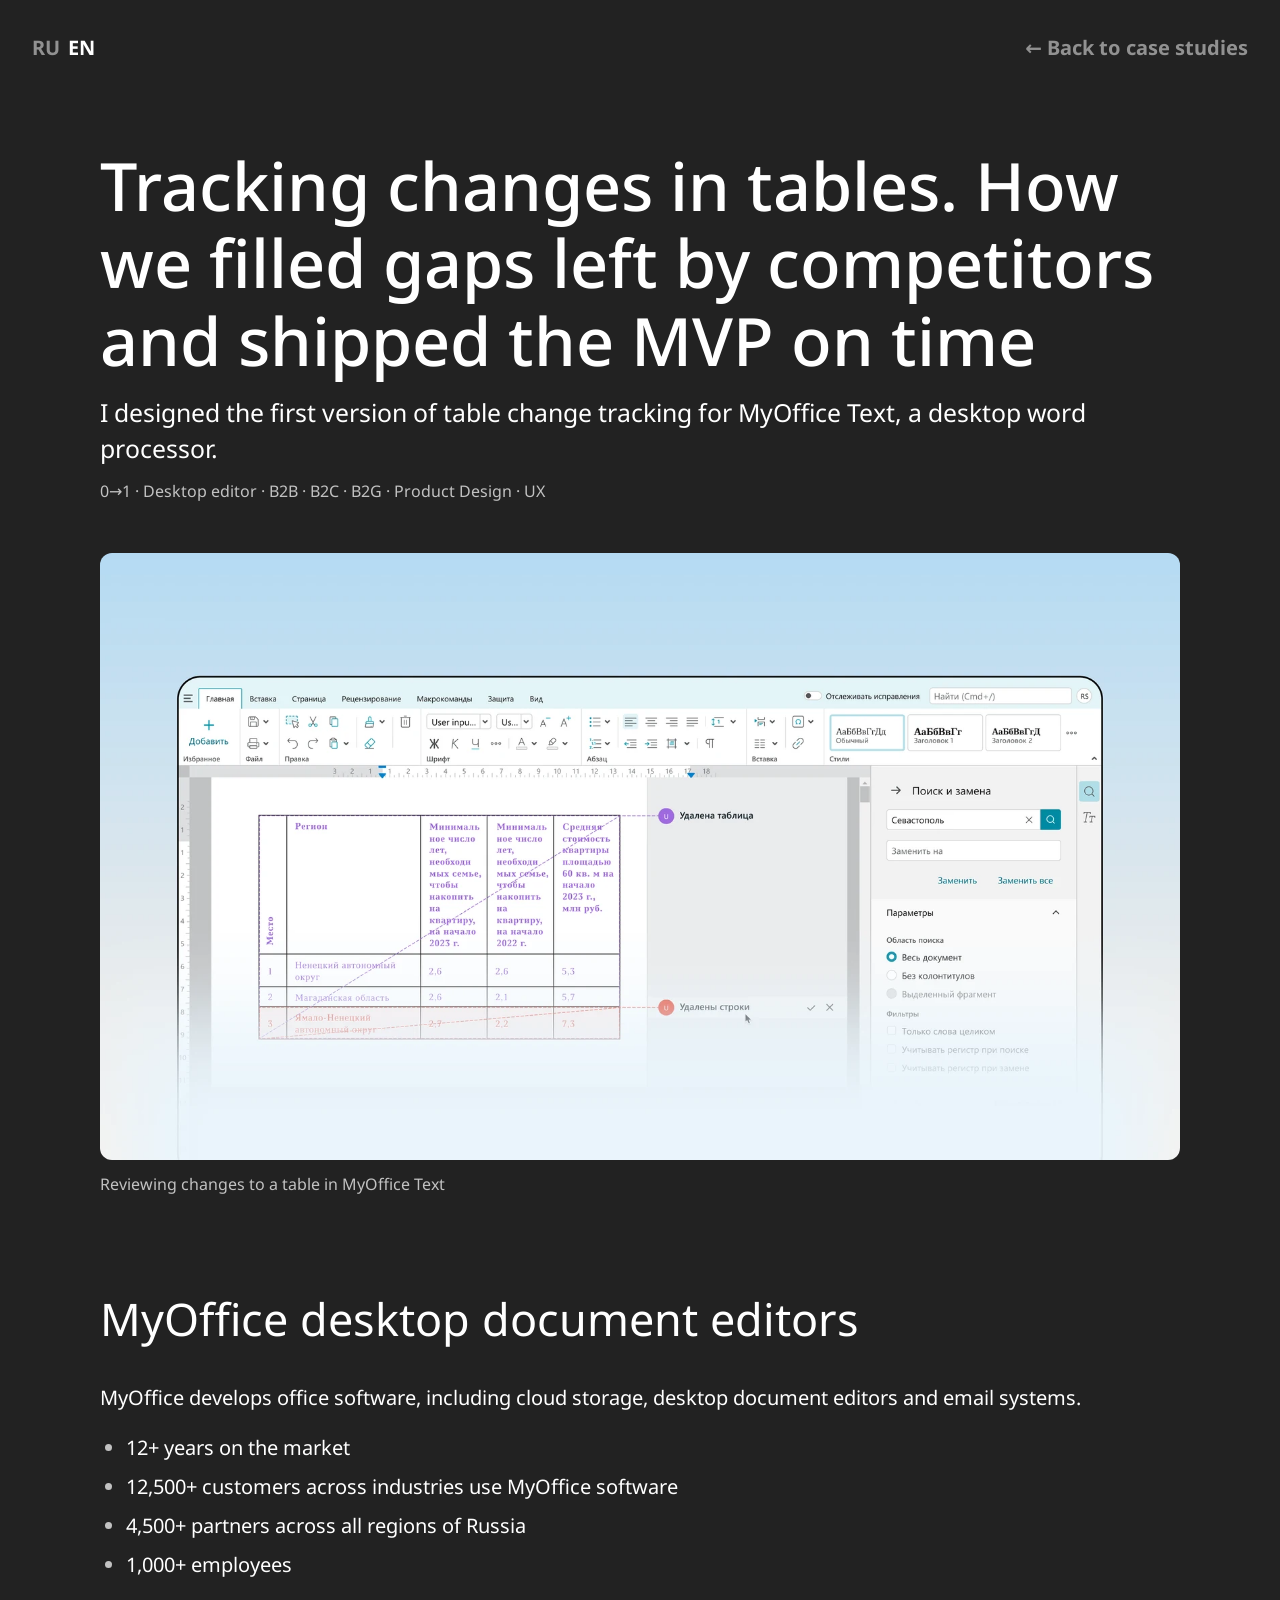
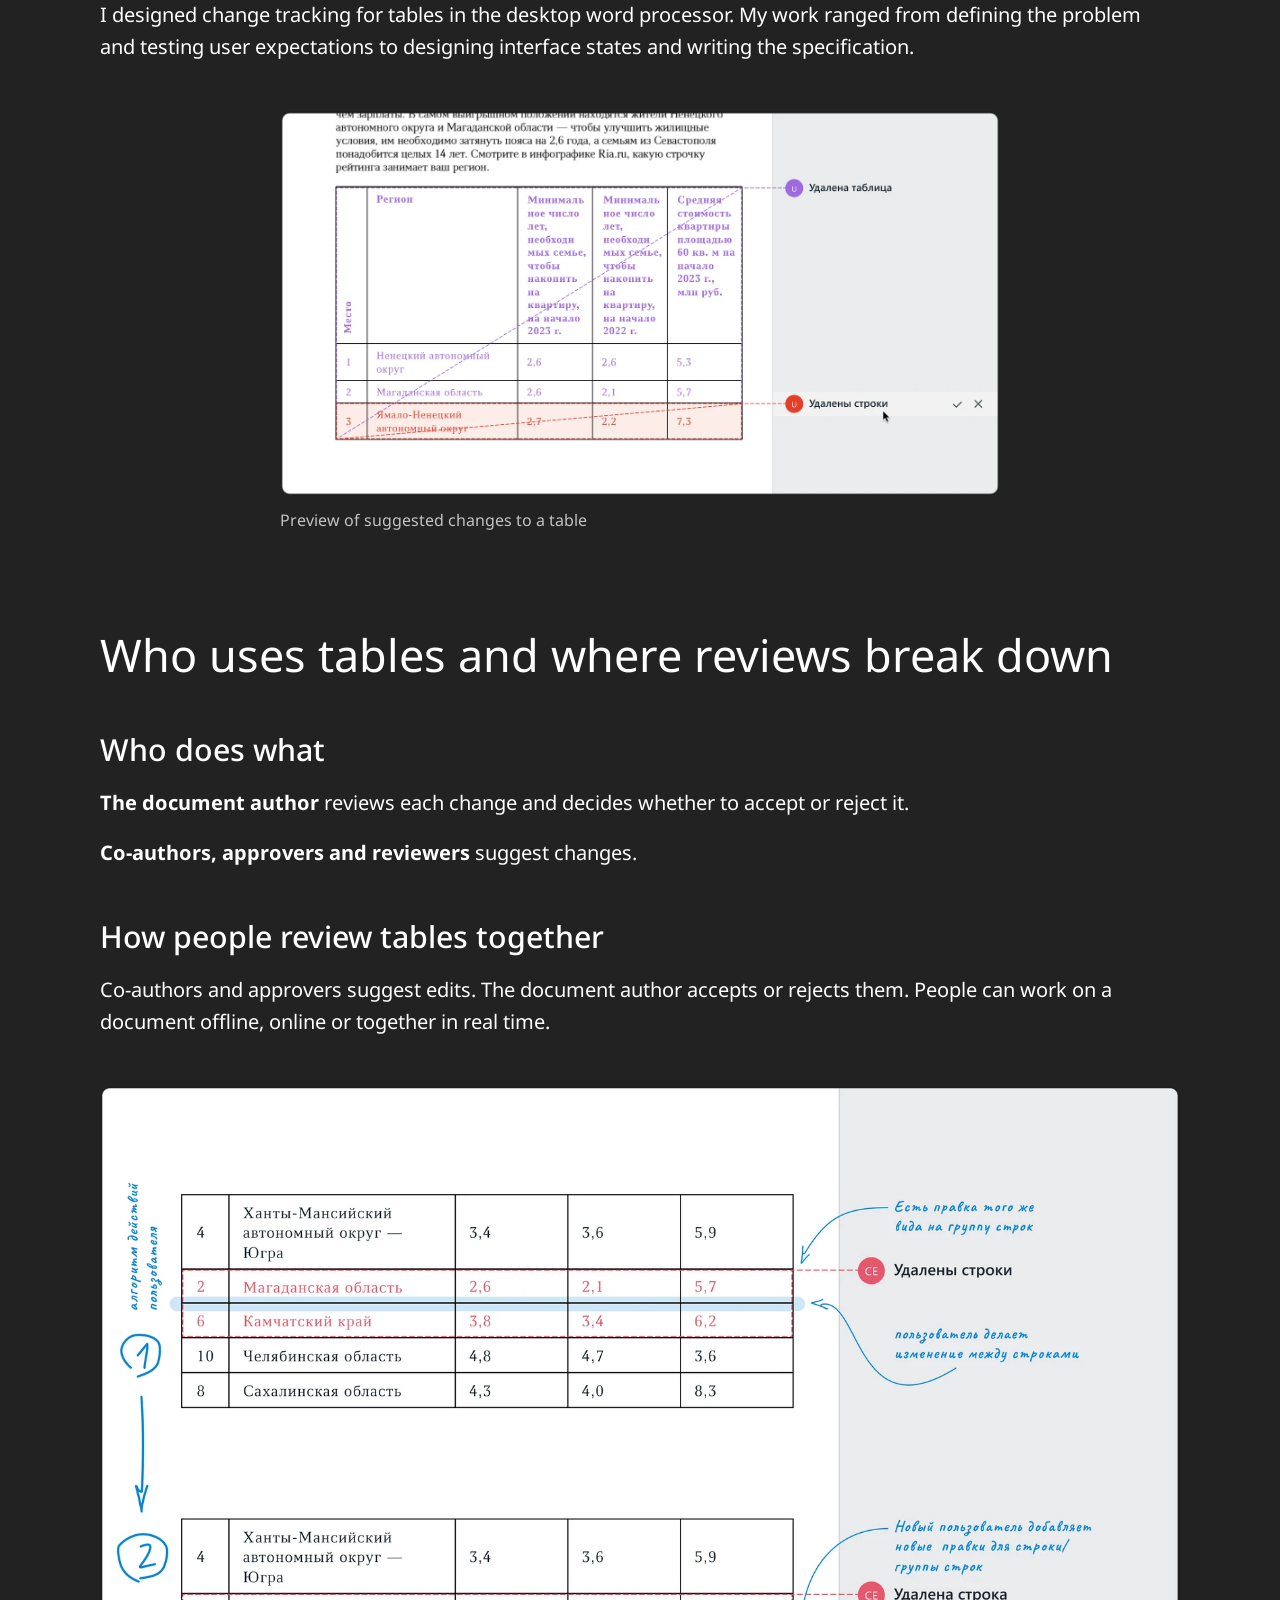
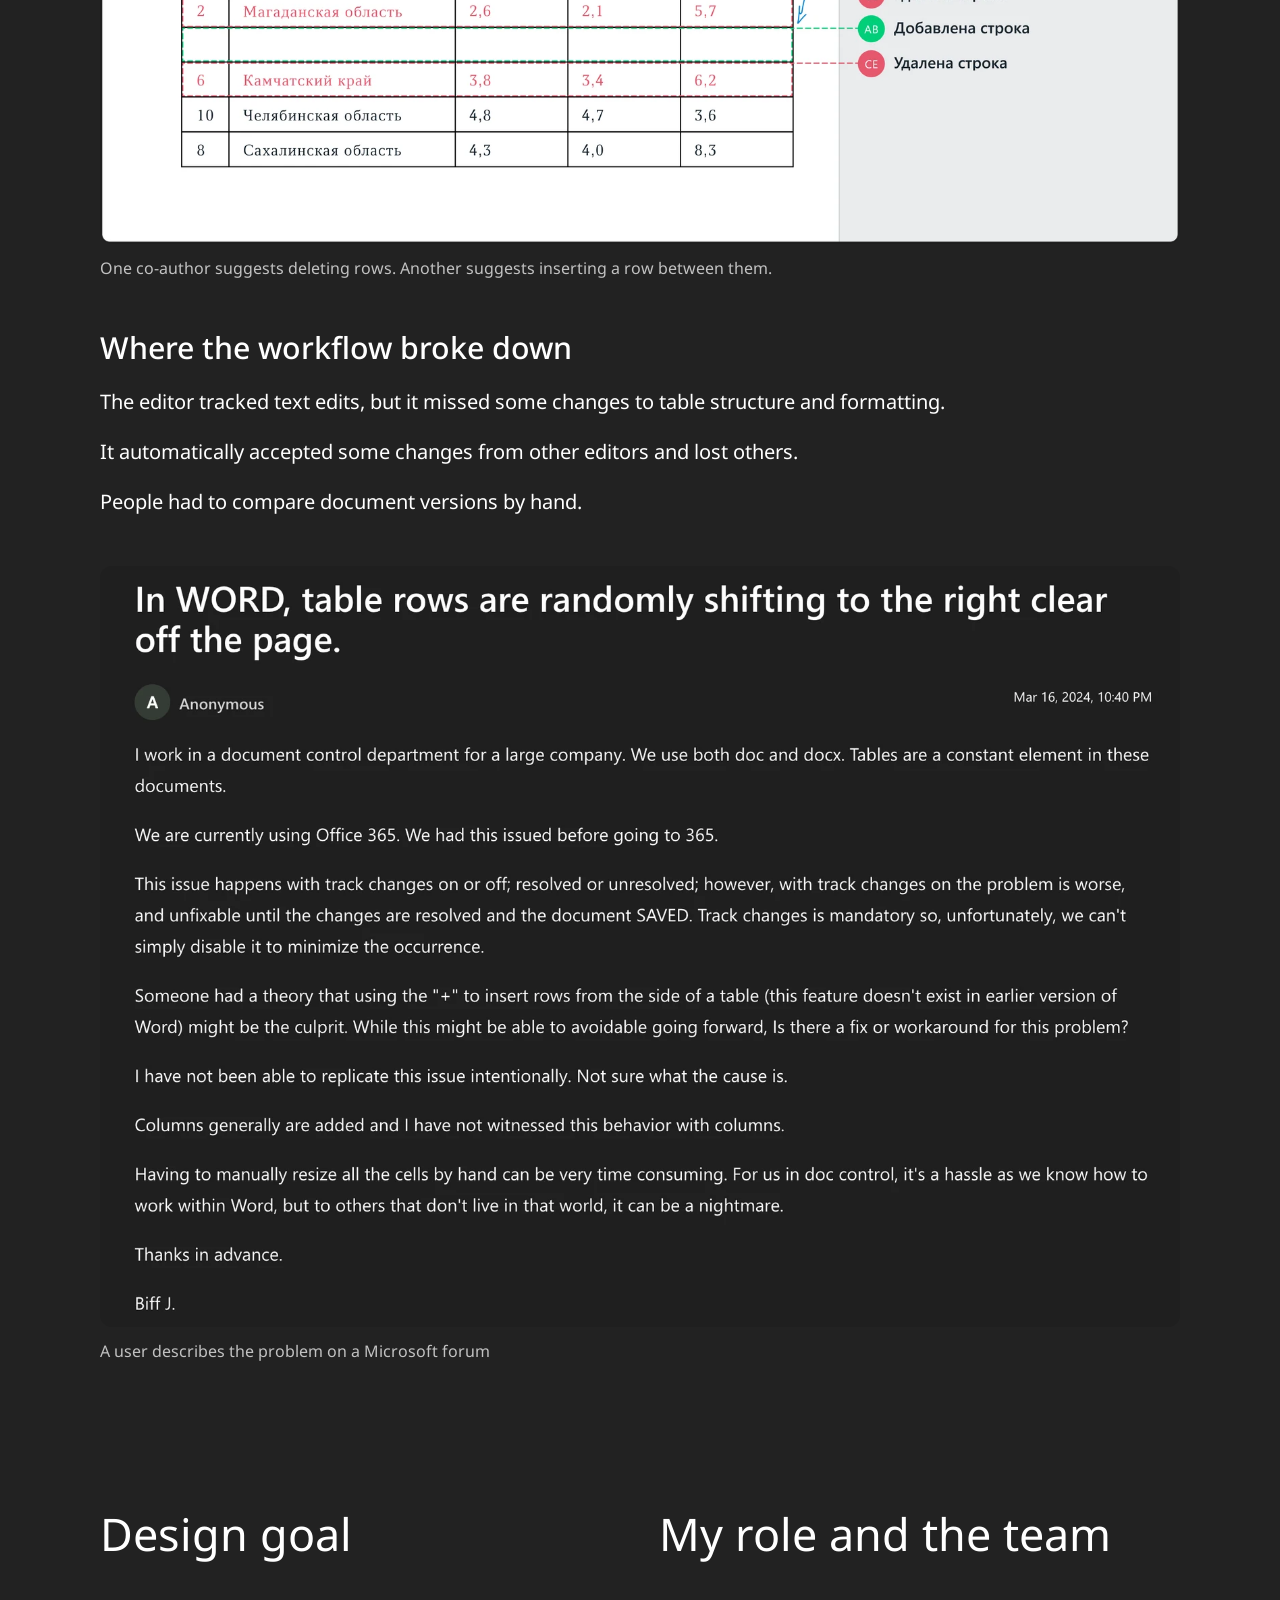
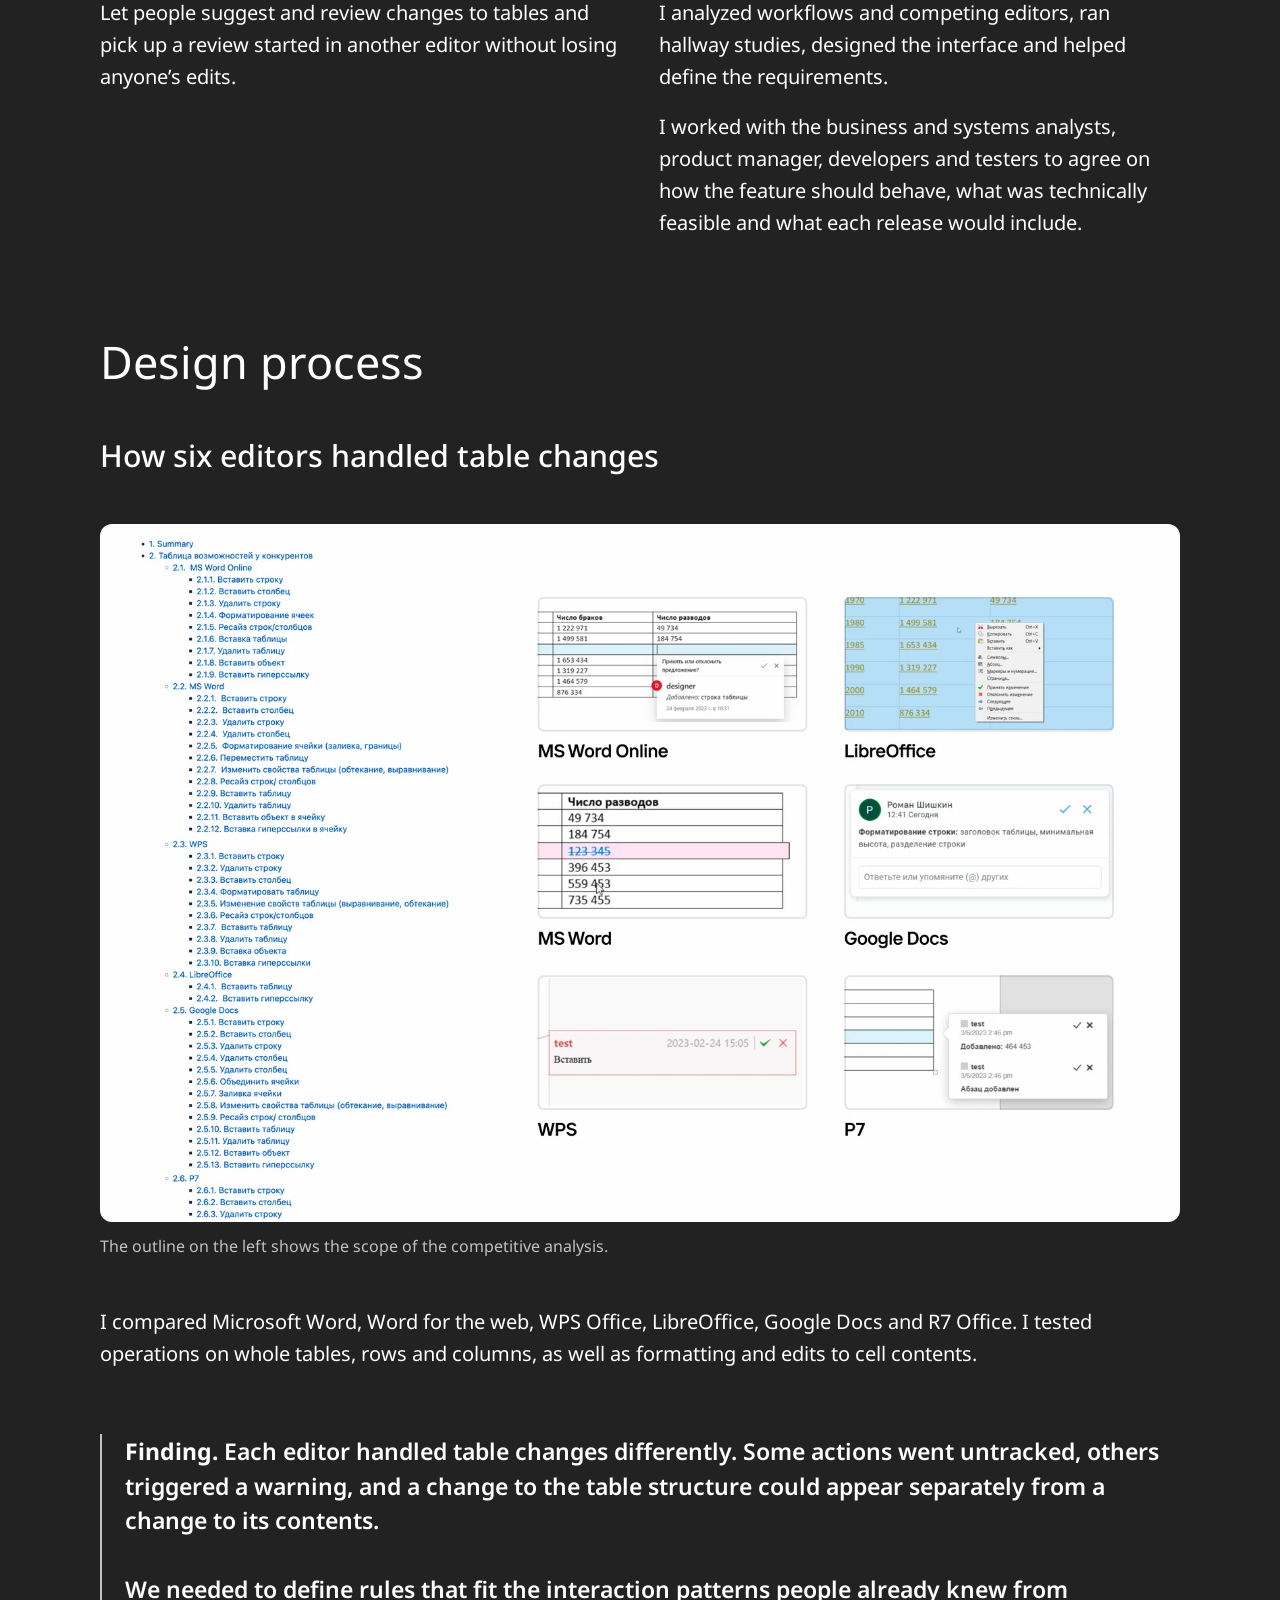
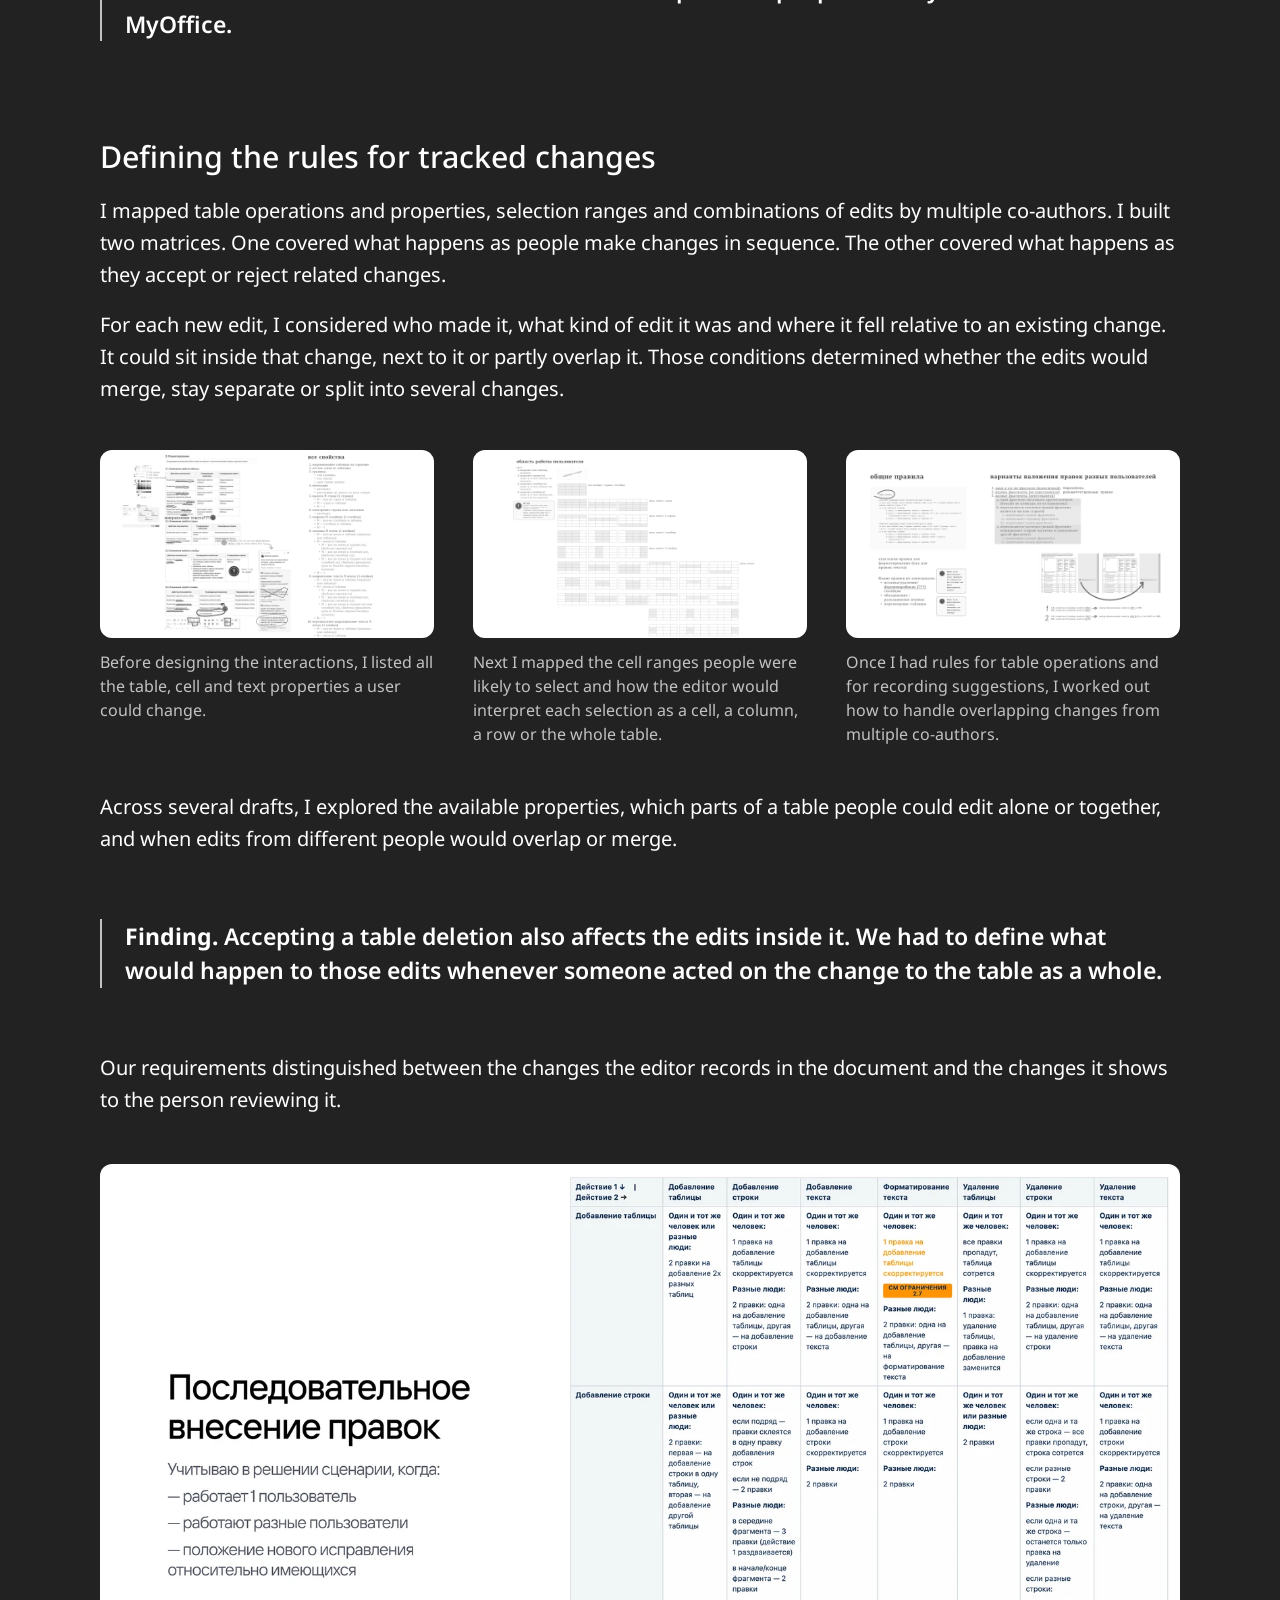
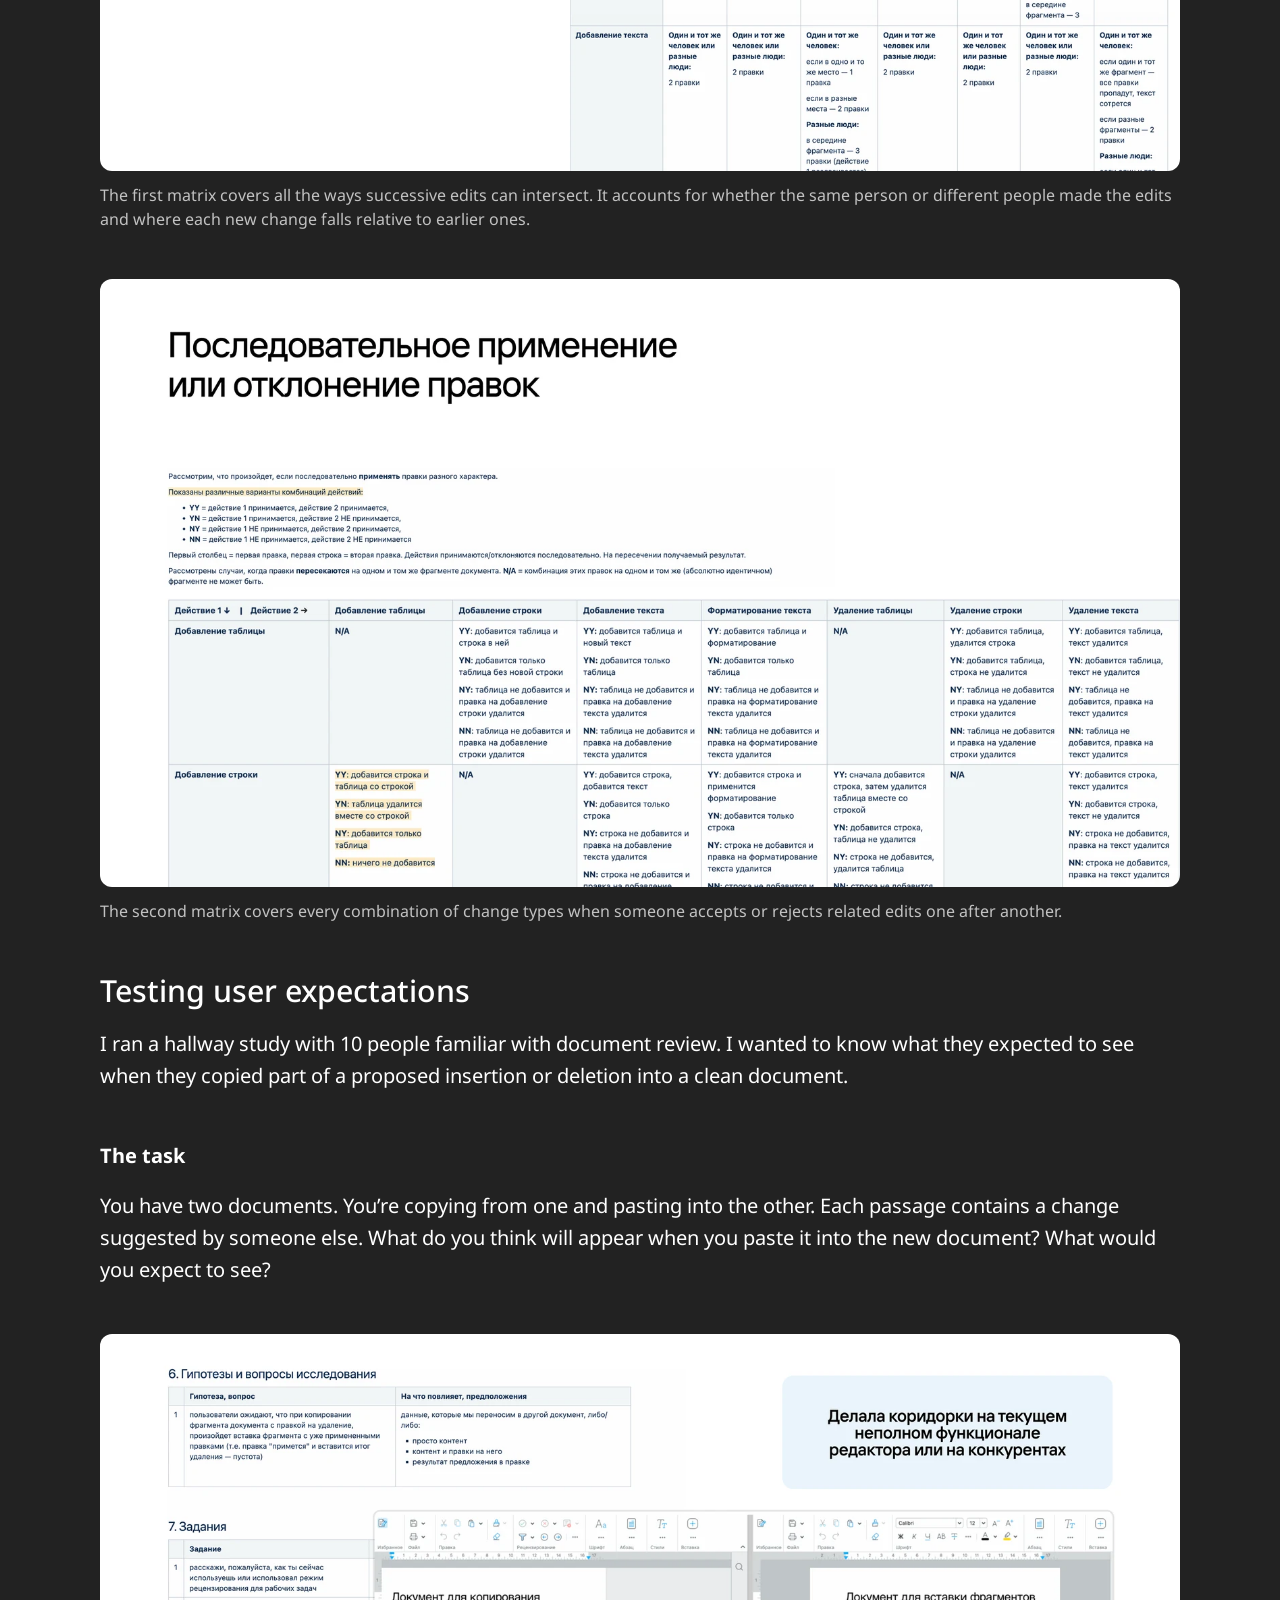
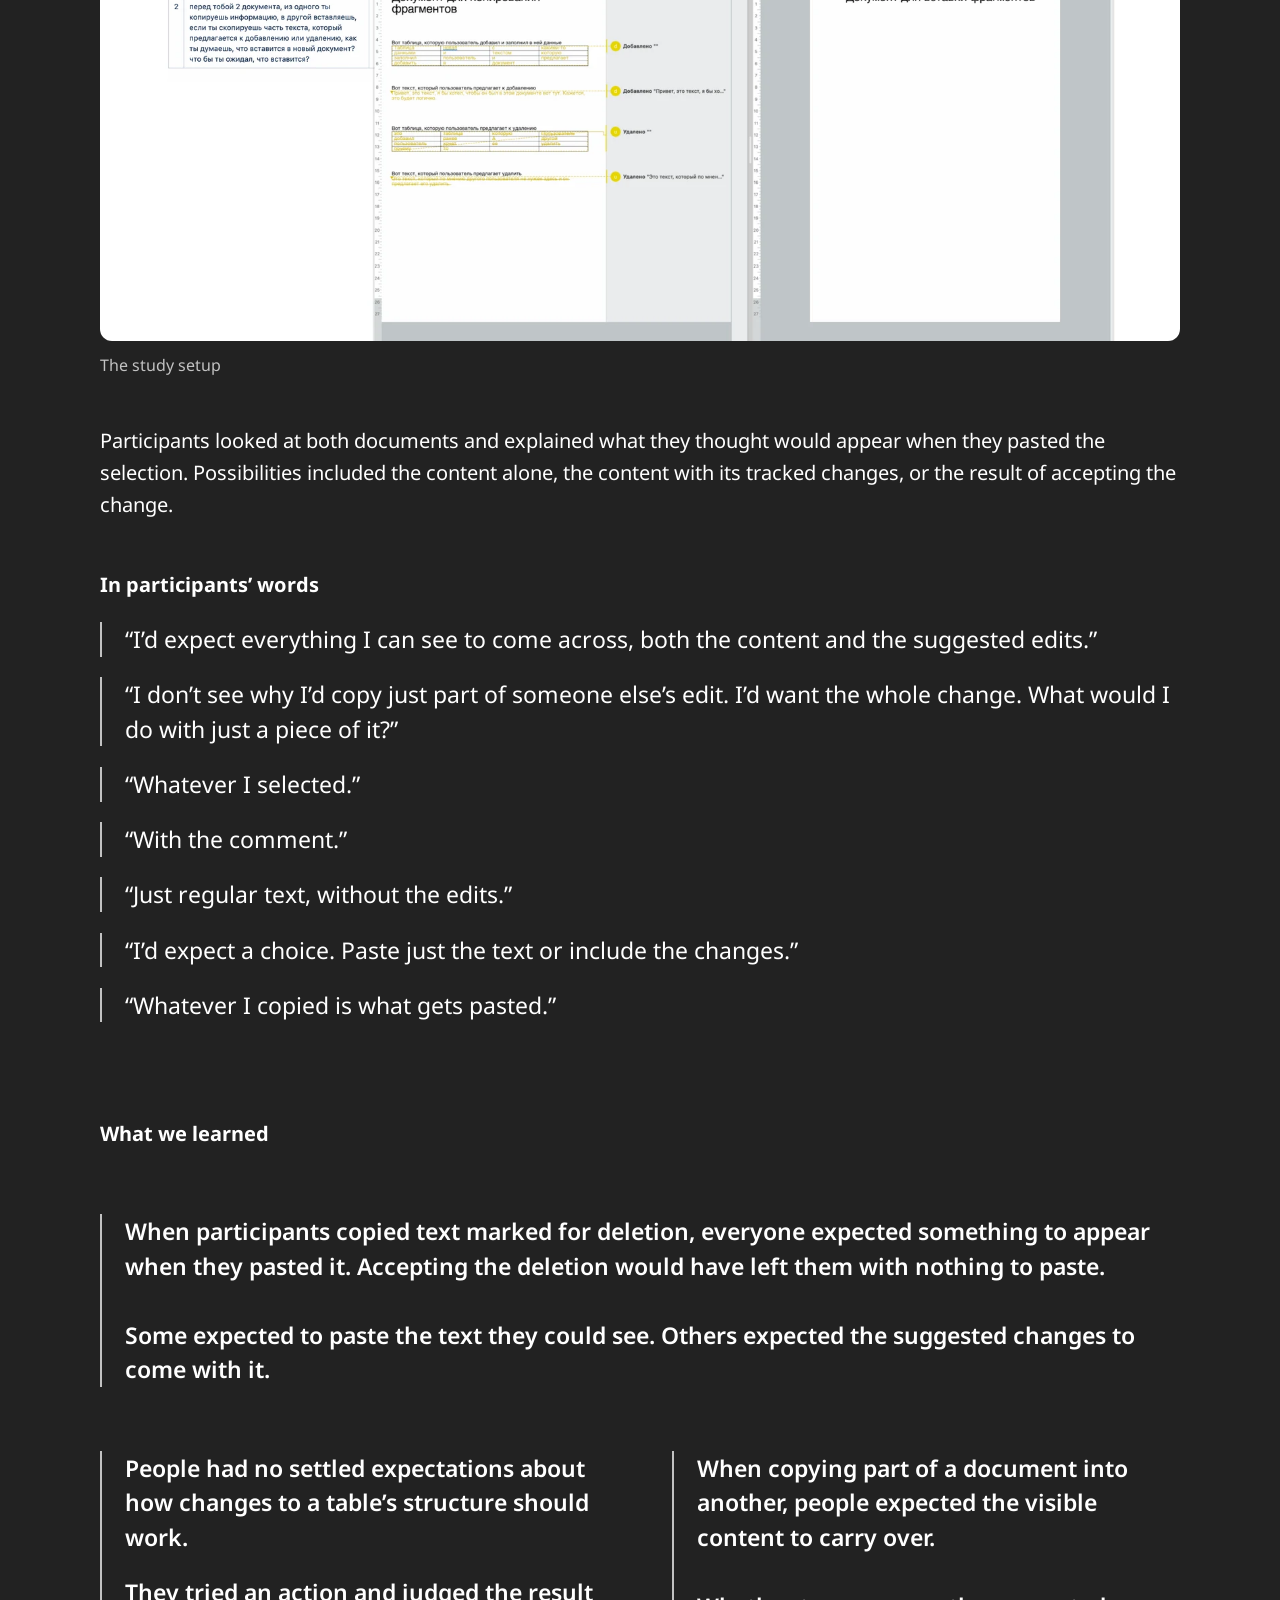
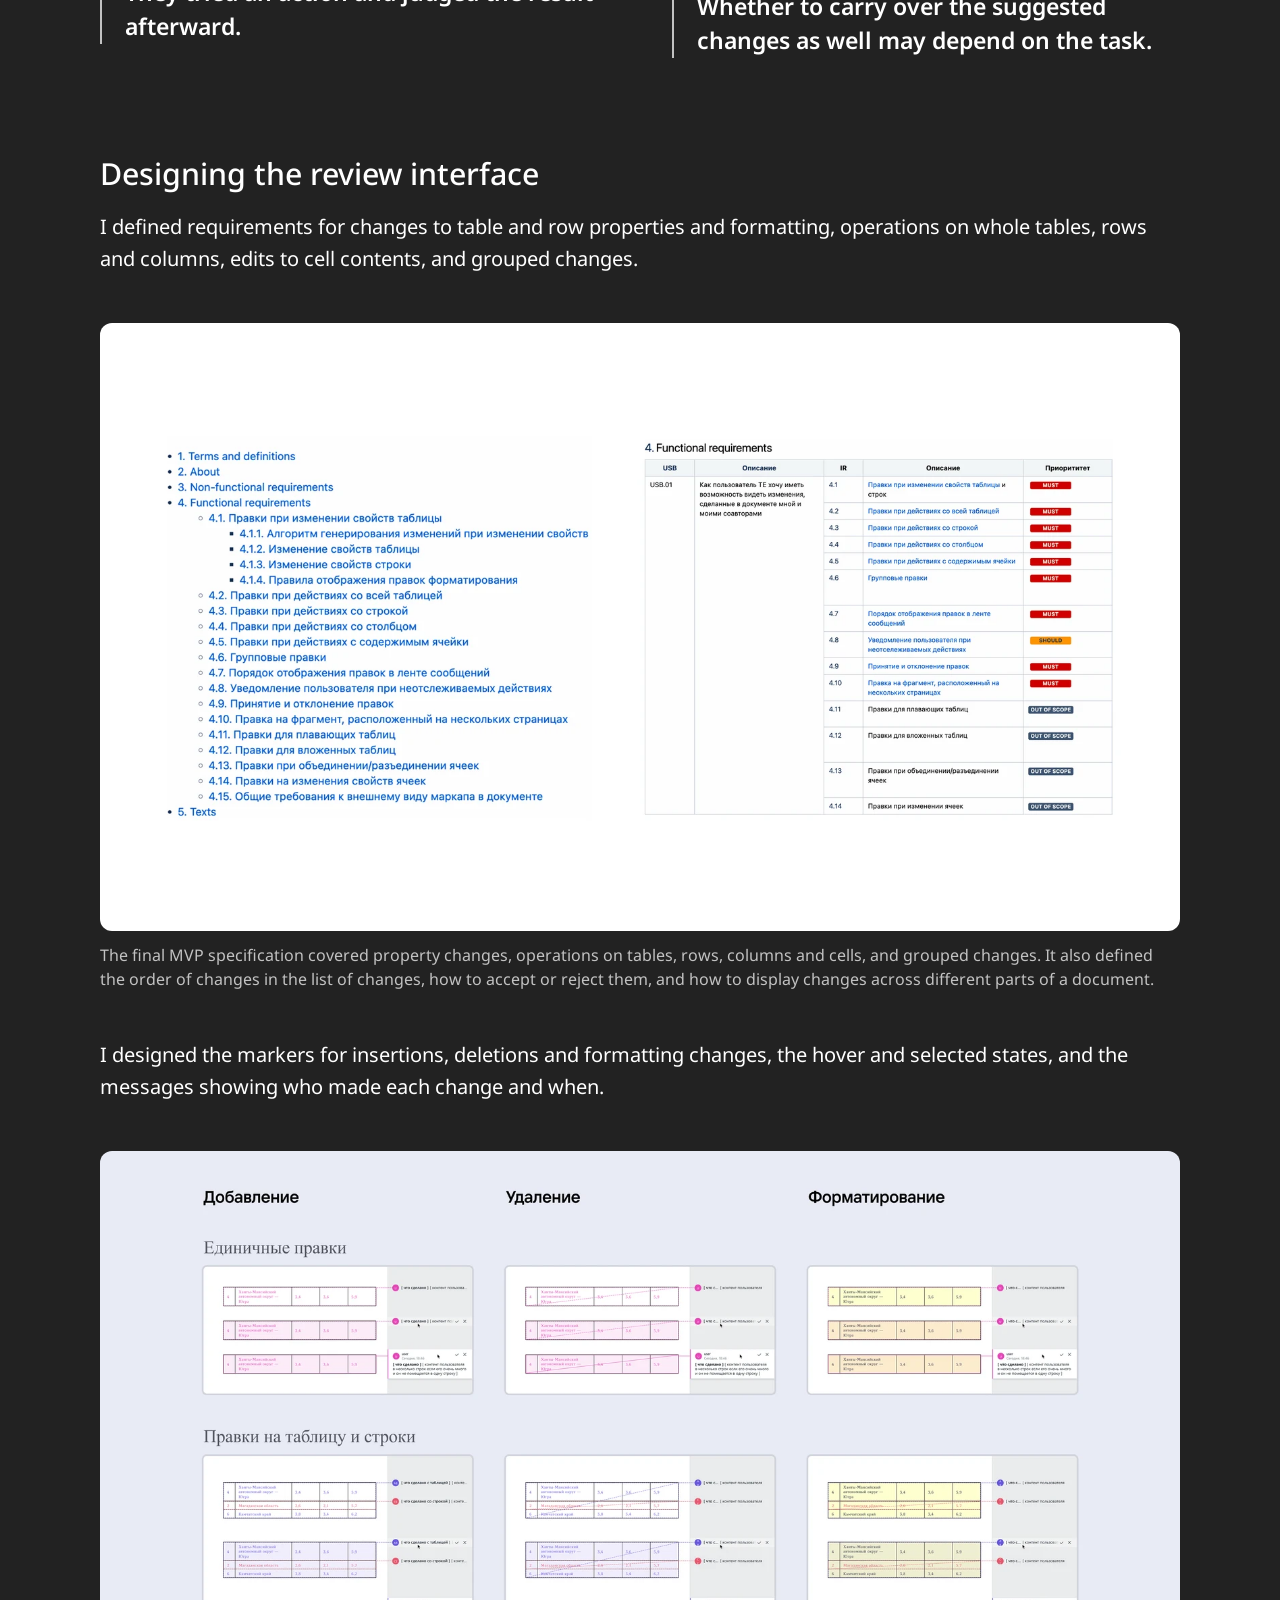
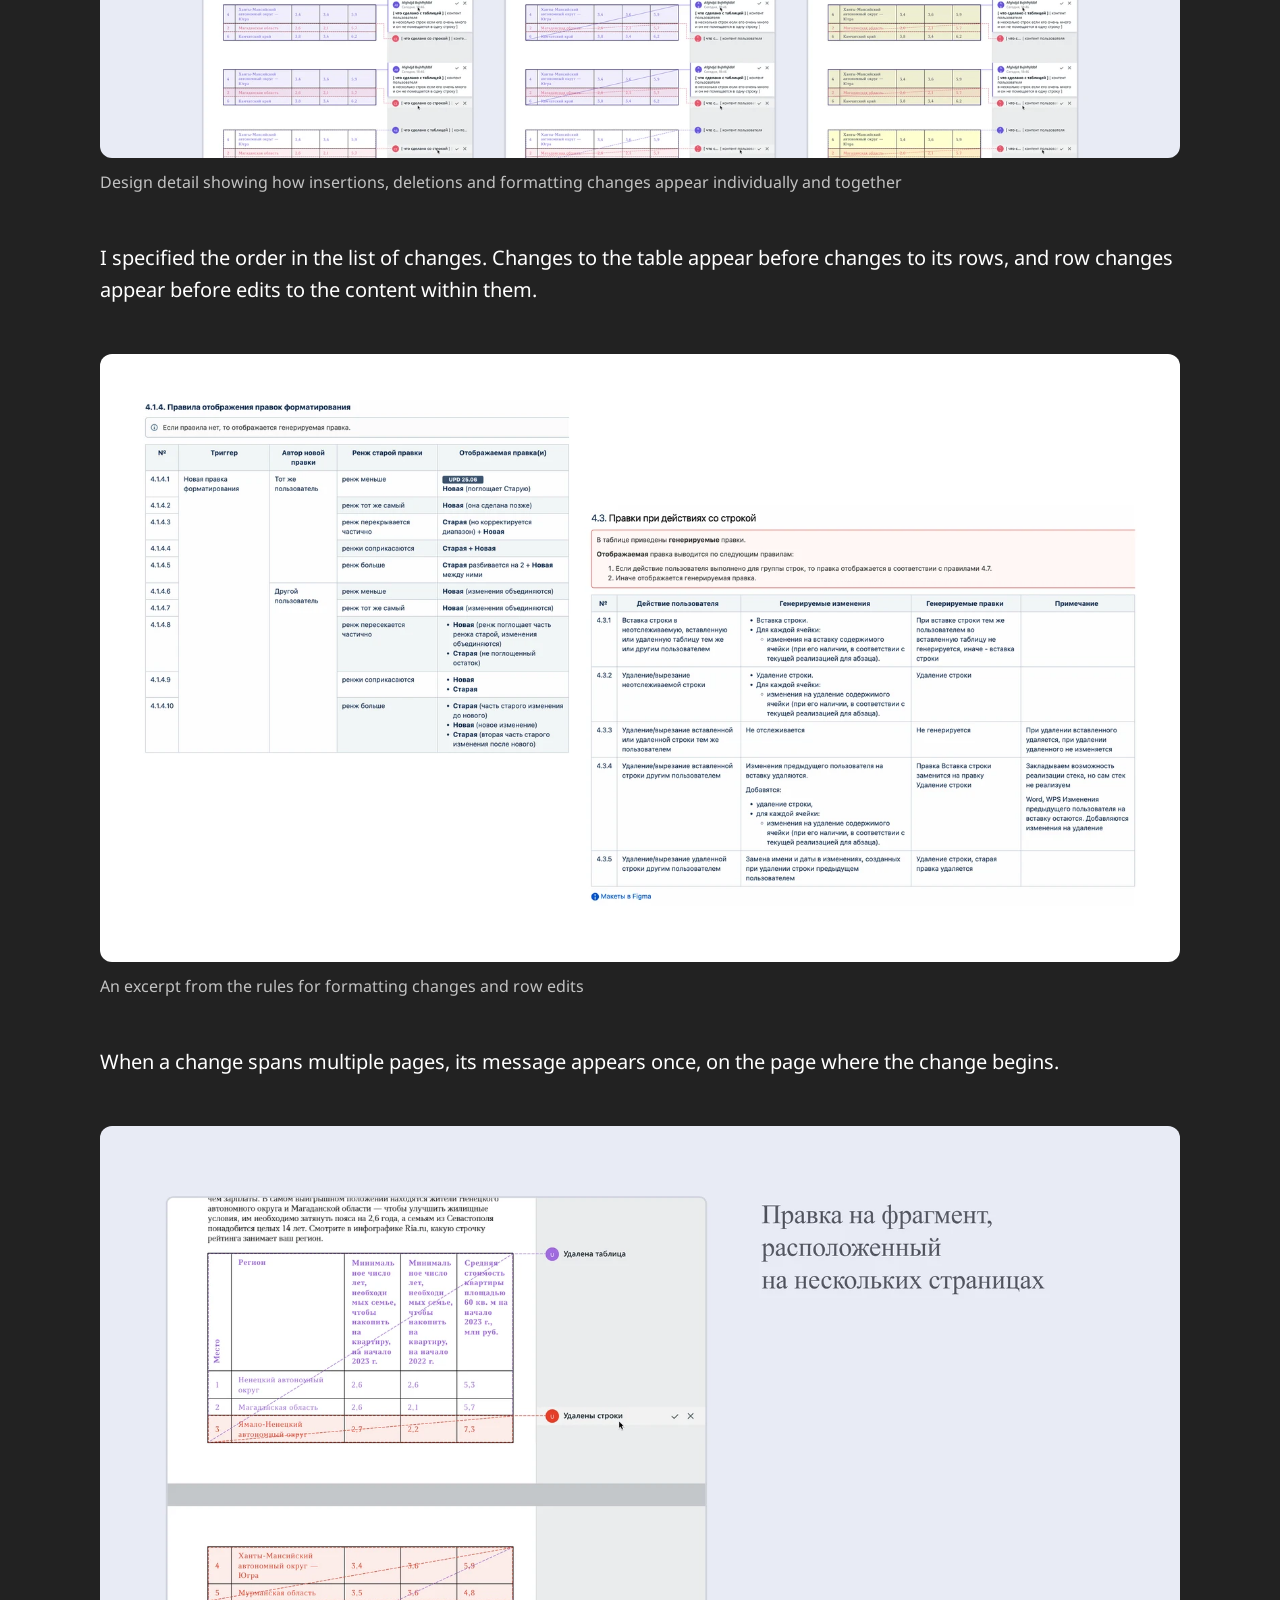
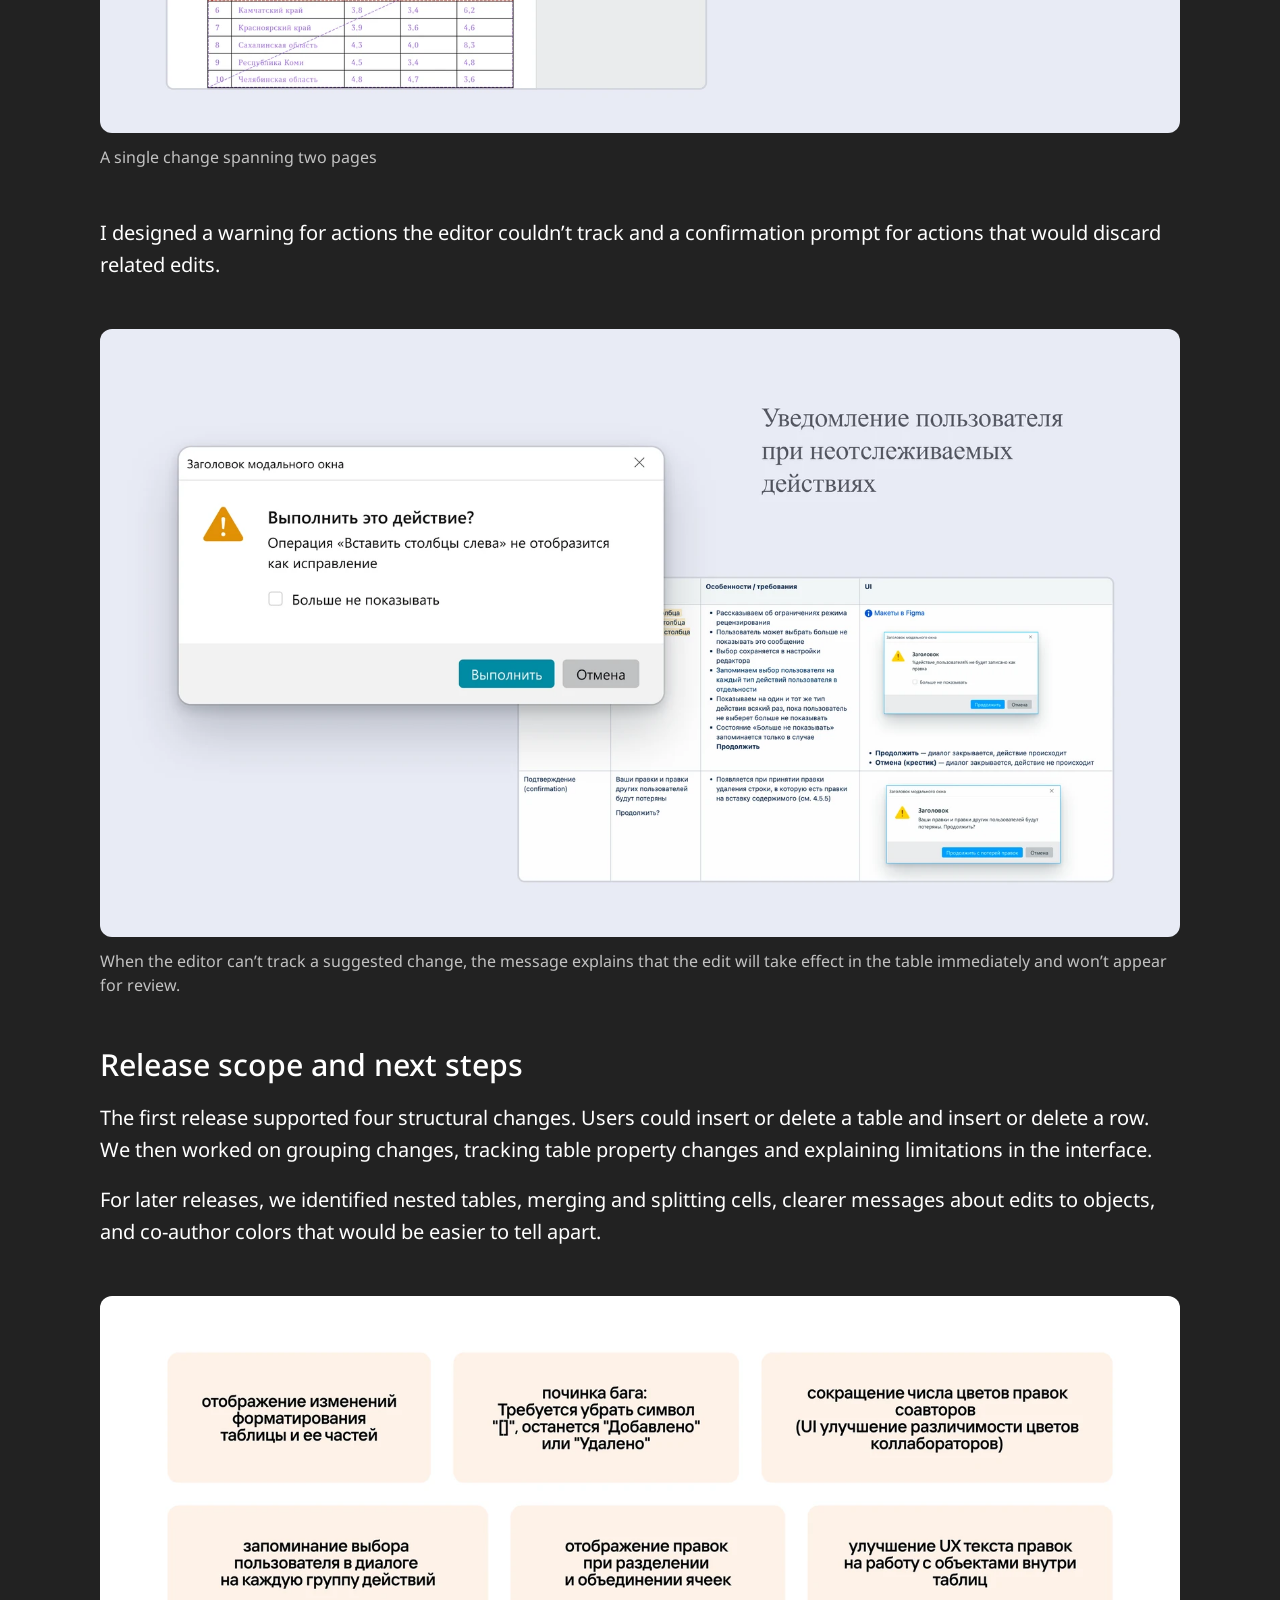
<file: en/projects/track-changes/index.html>
<!doctype html>
<html lang="en">
  <head>
    <meta charset="utf-8">
    <meta name="viewport" content="width=device-width, initial-scale=1">
    <meta name="description" content="I designed the first version of table change tracking for MyOffice Text, a desktop word processor.">
    <meta property="og:type" content="website">
    <meta property="og:title" content="Track Changes — Anastasiia Lisovskaia">
    <meta property="og:description" content="I designed table change tracking for MyOffice Text so people can suggest edits to a table and accept or reject changes during review.">
    <meta property="og:url" content="https://lisovskaia-design.pro/en/projects/track-changes/index.html">
    <meta property="og:image" content="https://lisovskaia-design.pro/assets/og/track-changes.jpg">
    <meta property="og:image:width" content="1200">
    <meta property="og:image:height" content="630">
    <meta property="og:image:alt" content="A table with tracked edits and the review pane in MyOffice Text.">
    <meta property="og:locale" content="en_US">
    <meta property="og:locale:alternate" content="ru_RU">
    <meta name="twitter:card" content="summary_large_image">
    <meta name="twitter:title" content="Track Changes — Anastasiia Lisovskaia">
    <meta name="twitter:description" content="I designed table change tracking for MyOffice Text so people can suggest edits to a table and accept or reject changes during review.">
    <meta name="twitter:image" content="https://lisovskaia-design.pro/assets/og/track-changes.jpg">
    <meta name="theme-color" content="#222222">
    <title>Track Changes — Anastasiia Lisovskaia</title>
    <link rel="icon" href="../../../favicon.ico" sizes="16x16 32x32 48x48">
    <link rel="icon" href="../../../favicon.svg" type="image/svg+xml" sizes="any">
    <link rel="preload" href="../../../assets/noto-sans.woff2" as="font" type="font/woff2" crossorigin="">
    <link rel="stylesheet" href="../../../styles.css">
    <link rel="stylesheet" href="../../../projects/case-common.css">
    <link rel="stylesheet" href="../../../projects/track-changes/case.css">
  </head>
  <body class="case-page">
    <main>
      <nav class="case-navigation" aria-label="Case study navigation">
        <div class="contact-links language-switch" role="group" aria-label="Language">
          <a class="contact-button" href="../../../projects/track-changes/index.html" lang="ru" hreflang="ru" aria-label="Русский">RU</a>
          <span lang="en" aria-current="page">EN</span>
        </div>
        <div class="contact-links">
          <a class="contact-button" href="../../index.html#projects">← Back to case studies</a>
        </div>
      </nav>
      <article>
        <header>
          <h1>Tracking changes in tables. How we filled gaps left by competitors and shipped the MVP on time</h1>
          <p class="case-summary">I designed the first version of table change tracking for MyOffice Text, a desktop word processor.</p>
          <p class="case-platforms">0→1 · Desktop editor · B2B · B2C · B2G · Product Design · UX</p>
          <figure>
            <a href="../../../projects/track-changes/images/cover_vector.png">
              <picture>
                <source type="image/webp" srcset="../../../projects/track-changes/previews/cover_vector.webp">
                <img src="../../../projects/track-changes/images/cover_vector.png" width="1600" height="900" alt="MyOffice Text showing tracked changes in a table" decoding="async">
              </picture>
            </a>
            <figcaption>Reviewing changes to a table in MyOffice Text</figcaption>
          </figure>
        </header>
        <section>
          <h2>MyOffice desktop document editors</h2>
          <p>MyOffice develops office software, including cloud storage, desktop document editors and email systems.</p>
          <ul>
            <li>12+&nbsp;years on the market</li>
            <li>12,500+ customers across industries use MyOffice software</li>
            <li>4,500+ partners across all regions of Russia</li>
            <li>1,000+ employees</li>
          </ul>
          <p>I designed change tracking for tables in the desktop word processor. My work ranged from defining the problem and testing user expectations to designing interface states and writing the specification.</p>
          <figure class="case-change-preview">
            <a href="../../../projects/track-changes/images/4.8.3.png">
              <picture>
                <source type="image/webp" srcset="../../../projects/track-changes/previews/4.8.3.webp">
                <img src="../../../projects/track-changes/images/4.8.3.png" width="1600" height="855" alt="A proposed table insertion and row deletion in review mode" decoding="async" loading="lazy">
              </picture>
            </a>
            <figcaption>Preview of suggested changes to a table</figcaption>
          </figure>
        </section>
        <section>
          <h2>Who uses tables and where reviews break down</h2>
          <h3>Who does what</h3>
          <p><strong>The document author</strong> reviews each change and decides whether to accept or reject it.</p>
          <p><strong>Co-authors, approvers and reviewers</strong> suggest changes.</p>
          <h3>How people review tables together</h3>
          <p>Co-authors and approvers suggest edits. The document author accepts or rejects them. People can work on a document offline, online or together in real time.</p>
          <figure>
            <a href="../../../projects/track-changes/images/2.png">
              <picture>
                <source type="image/webp" srcset="../../../projects/track-changes/previews/2.webp">
                <img src="../../../projects/track-changes/images/2.png" width="1600" height="1123" alt="A table with edits from several co-authors and messages in the document margin" decoding="async" loading="lazy">
              </picture>
            </a>
            <figcaption>One co-author suggests deleting rows. Another suggests inserting a row between them.</figcaption>
          </figure>
          <h3>Where the workflow broke down</h3>
          <p>The editor tracked text edits, but it missed some changes to table structure and formatting.</p>
          <p>It automatically accepted some changes from other editors and lost others.</p>
          <p>People had to compare document versions by hand.</p>
          <figure>
            <a href="../../../projects/track-changes/images/image.png">
              <picture>
                <source type="image/webp" srcset="../../../projects/track-changes/previews/image.webp">
                <img src="../../../projects/track-changes/images/image.png" width="1600" height="1127" alt="A Microsoft forum post about table rows shifting during review in Word" decoding="async" loading="lazy">
              </picture>
            </a>
            <figcaption>A user describes the problem on a Microsoft forum</figcaption>
          </figure>
        </section>
        <div class="case-section-pair">
          <section>
            <h2>Design goal</h2>
            <p>Let people suggest and review changes to tables and pick up a review started in another editor without losing anyone’s edits.</p>
          </section>
          <section>
            <h2>My role and the team</h2>
            <p>I analyzed workflows and competing editors, ran hallway studies, designed the interface and helped define the requirements.</p>
            <p>I worked with the business and systems analysts, product manager, developers and testers to agree on how the feature should behave, what was technically feasible and what each release would include.</p>
          </section>
        </div>
        <section>
          <h2>Design process</h2>
          <h3>How six editors handled table changes</h3>
          <figure>
            <a href="../../../projects/track-changes/images/Frame_1.png">
              <picture>
                <source type="image/webp" srcset="../../../projects/track-changes/previews/Frame_1.webp">
                <img src="../../../projects/track-changes/images/Frame_1.png" width="1600" height="1035" alt="Comparison of how six document editors handle tracked changes" decoding="async" loading="lazy">
              </picture>
            </a>
            <figcaption>The outline on the left shows the scope of the competitive analysis.</figcaption>
          </figure>
          <p>I compared Microsoft&nbsp;Word, Word for the web, WPS&nbsp;Office, LibreOffice, Google&nbsp;Docs and R7&nbsp;Office. I tested operations on whole tables, rows and columns, as well as formatting and edits to cell contents.</p>
          <blockquote class="case-aside"><strong>Finding.</strong> Each editor handled table changes differently. Some actions went untracked, others triggered a warning, and a change to the table structure could appear separately from a change to its contents.<br><br>We needed to define rules that fit the interaction patterns people already knew from MyOffice.</blockquote>
          <h3>Defining the rules for tracked changes</h3>
          <p>I mapped table operations and properties, selection ranges and combinations of edits by multiple co-authors. I built two matrices. One covered what happens as people make changes in sequence. The other covered what happens as they accept or reject related changes.</p>
          <p>For each new edit, I considered who made it, what kind of edit it was and where it fell relative to an existing change. It could sit inside that change, next to it or partly overlap it. Those conditions determined whether the edits would merge, stay separate or split into several changes.</p>
          <div class="case-documents case-drafts">
            <figure>
              <a href="../../../projects/track-changes/images/image_11.png">
                <picture>
                  <source type="image/webp" srcset="../../../projects/track-changes/previews/image_11.webp">
                  <img src="../../../projects/track-changes/images/image_11.png" width="1600" height="900" alt="Working notes on table properties and available operations" decoding="async" loading="lazy">
                </picture>
              </a>
              <figcaption>Before designing the interactions, I listed all the table, cell and text properties a user could change.</figcaption>
            </figure>
            <figure>
              <a href="../../../projects/track-changes/images/image_12.png">
                <picture>
                  <source type="image/webp" srcset="../../../projects/track-changes/previews/image_12.webp">
                  <img src="../../../projects/track-changes/images/image_12.png" width="1600" height="900" alt="Selection options for tables, rows, columns and cells" decoding="async" loading="lazy">
                </picture>
              </a>
              <figcaption>Next I mapped the cell ranges people were likely to select and how the editor would interpret each selection as a cell, a column, a row or the whole table.</figcaption>
            </figure>
            <figure>
              <a href="../../../projects/track-changes/images/image_13.png">
                <picture>
                  <source type="image/webp" srcset="../../../projects/track-changes/previews/image_13.webp">
                  <img src="../../../projects/track-changes/images/image_13.png" width="1600" height="900" alt="Rules for overlapping edits from different users" decoding="async" loading="lazy">
                </picture>
              </a>
              <figcaption>Once I had rules for table operations and for recording suggestions, I worked out how to handle overlapping changes from multiple co-authors.</figcaption>
            </figure>
          </div>
          <p>Across several drafts, I explored the available properties, which parts of a table people could edit alone or together, and when edits from different people would overlap or merge.</p>
          <blockquote class="case-aside"><strong>Finding.</strong> Accepting a table deletion also affects the edits inside it. We had to define what would happen to those edits whenever someone acted on the change to the table as a whole.</blockquote>
          <p>Our requirements distinguished between the changes the editor records in the document and the changes it shows to the person reviewing it.</p>
          <figure>
            <a href="../../../projects/track-changes/images/image_14.png">
              <picture>
                <source type="image/webp" srcset="../../../projects/track-changes/previews/image_14.webp">
                <img src="../../../projects/track-changes/images/image_14.png" width="1600" height="900" alt="Matrix of edits made in sequence" decoding="async" loading="lazy">
              </picture>
            </a>
            <figcaption>The first matrix covers all the ways successive edits can intersect. It accounts for whether the same person or different people made the edits and where each new change falls relative to earlier ones.</figcaption>
          </figure>
          <figure>
            <a href="../../../projects/track-changes/images/image_15.png">
              <picture>
                <source type="image/webp" srcset="../../../projects/track-changes/previews/image_15.webp">
                <img src="../../../projects/track-changes/images/image_15.png" width="1600" height="900" alt="Matrix for accepting or rejecting changes in sequence" decoding="async" loading="lazy">
              </picture>
            </a>
            <figcaption>The second matrix covers every combination of change types when someone accepts or rejects related edits one after another.</figcaption>
          </figure>
          <h3>Testing user expectations</h3>
          <p>I ran a hallway study with 10&nbsp;people familiar with document review. I wanted to know what they expected to see when they copied part of a proposed insertion or deletion into a clean document.</p>
          <h4>The task</h4>
          <p>You have two documents. You’re copying from one and pasting into the other. Each passage contains a change suggested by someone else. What do you think will appear when you paste it into the new document? What would you expect to see?</p>
          <figure>
            <a href="../../../projects/track-changes/images/image_17.png">
              <picture>
                <source type="image/webp" srcset="../../../projects/track-changes/previews/image_17.webp">
                <img src="../../../projects/track-changes/images/image_17.png" width="1600" height="900" alt="Study task showing the source document and the document where participants would paste the selection" decoding="async" loading="lazy">
              </picture>
            </a>
            <figcaption>The study setup</figcaption>
          </figure>
          <p>Participants looked at both documents and explained what they thought would appear when they pasted the selection. Possibilities included the content alone, the content with its tracked changes, or the result of accepting the change.</p>
          <h4>In participants’ words</h4>
          <blockquote>“I’d expect everything I can see to come across, both the content and the suggested edits.”</blockquote>
          <blockquote>“I don’t see why I’d copy just part of someone else’s edit. I’d want the whole change. What would I do with just a piece of it?”</blockquote>
          <blockquote>“Whatever I selected.”</blockquote>
          <blockquote>“With the comment.”</blockquote>
          <blockquote>“Just regular text, without the edits.”</blockquote>
          <blockquote>“I’d expect a choice. Paste just the text or include the changes.”</blockquote>
          <blockquote>“Whatever I copied is what gets pasted.”</blockquote>
          <h4>What we learned</h4>
          <blockquote class="case-aside">When participants copied text marked for deletion, everyone expected something to appear when they pasted it. Accepting the deletion would have left them with nothing to paste.<br><br>Some expected to paste the text they could see. Others expected the suggested changes to come with it.</blockquote>
          <div class="case-pair">
            <div>
              <blockquote class="case-aside"><p>People had no settled expectations about how changes to a table’s structure should work.</p><p>They tried an action and judged the result afterward.</p></blockquote>
            </div>
            <div>
              <blockquote class="case-aside">When copying part of a document into another, people expected the visible content to carry over.<br><br>Whether to carry over the suggested changes as well may depend on the task.</blockquote>
            </div>
          </div>
          <h3>Designing the review interface</h3>
          <p>I defined requirements for changes to table and row properties and formatting, operations on whole tables, rows and columns, edits to cell contents, and grouped changes.</p>
          <figure>
            <a href="../../../projects/track-changes/images/image_18.png">
              <picture>
                <source type="image/webp" srcset="../../../projects/track-changes/previews/image_18.webp">
                <img src="../../../projects/track-changes/images/image_18.png" width="1600" height="900" alt="Requirements for tracked changes alongside the related development tasks" decoding="async" loading="lazy">
              </picture>
            </a>
            <figcaption>The final MVP specification covered property changes, operations on tables, rows, columns and cells, and grouped changes. It also defined the order of changes in the list of changes, how to accept or reject them, and how to display changes across different parts of a document.</figcaption>
          </figure>
          <p>I designed the markers for insertions, deletions and formatting changes, the hover and selected states, and the messages showing who made each change and when.</p>
          <figure>
            <a href="../../../projects/track-changes/images/image_20.png">
              <picture>
                <source type="image/webp" srcset="../../../projects/track-changes/previews/image_20.webp">
                <img src="../../../projects/track-changes/images/image_20.png" width="1600" height="900" alt="Markers for insertions, deletions and formatting changes to tables and rows" decoding="async" loading="lazy">
              </picture>
            </a>
            <figcaption>Design detail showing how insertions, deletions and formatting changes appear individually and together</figcaption>
          </figure>
          <p>I specified the order in the list of changes. Changes to the table appear before changes to its rows, and row changes appear before edits to the content within them.</p>
          <figure>
            <a href="../../../projects/track-changes/images/image_19.png">
              <picture>
                <source type="image/webp" srcset="../../../projects/track-changes/previews/image_19.webp">
                <img src="../../../projects/track-changes/images/image_19.png" width="1600" height="900" alt="Specification excerpt showing how to display and order tracked changes" decoding="async" loading="lazy">
              </picture>
            </a>
            <figcaption>An excerpt from the rules for formatting changes and row edits</figcaption>
          </figure>
          <p>When a change spans multiple pages, its message appears once, on the page where the change begins.</p>
          <figure>
            <a href="../../../projects/track-changes/images/image_21.png">
              <picture>
                <source type="image/webp" srcset="../../../projects/track-changes/previews/image_21.webp">
                <img src="../../../projects/track-changes/images/image_21.png" width="1600" height="900" alt="A message beside the start of a table change that continues onto the next page" decoding="async" loading="lazy">
              </picture>
            </a>
            <figcaption>A single change spanning two pages</figcaption>
          </figure>
          <p>I designed a warning for actions the editor couldn’t track and a confirmation prompt for actions that would discard related edits.</p>
          <figure>
            <a href="../../../projects/track-changes/images/image_22.png">
              <picture>
                <source type="image/webp" srcset="../../../projects/track-changes/previews/image_22.webp">
                <img src="../../../projects/track-changes/images/image_22.png" width="1600" height="900" alt="Warning dialog for an action the editor cannot record as a tracked change" decoding="async" loading="lazy">
              </picture>
            </a>
            <figcaption>When the editor can’t track a suggested change, the message explains that the edit will take effect in the table immediately and won’t appear for review.</figcaption>
          </figure>
          <h3>Release scope and next steps</h3>
          <p>The first release supported four structural changes. Users could insert or delete a table and insert or delete a row. We then worked on grouping changes, tracking table property changes and explaining limitations in the interface.</p>
          <p>For later releases, we identified nested tables, merging and splitting cells, clearer messages about edits to objects, and co-author colors that would be easier to tell apart.</p>
          <figure>
            <a href="../../../projects/track-changes/images/image_23.png">
              <picture>
                <source type="image/webp" srcset="../../../projects/track-changes/previews/image_23.webp">
                <img src="../../../projects/track-changes/images/image_23.png" width="1600" height="900" alt="Phased release plan for reviewing changes to tables" decoding="async" loading="lazy">
              </picture>
            </a>
            <figcaption>Tasks for later releases of table change tracking</figcaption>
          </figure>
          <blockquote>Show formatting changes to a whole table or part of it.</blockquote>
          <blockquote>Remove the stray brackets “[]” so the label reads simply “Added” or “Deleted.”</blockquote>
          <blockquote>Use fewer colors for co-authors’ changes so the colors are easier to tell apart.</blockquote>
          <blockquote>Remember the user’s choice in the dialog for each group of actions.</blockquote>
          <blockquote>Show tracked changes when users split or merge cells.</blockquote>
          <blockquote>Clarify the wording of changes involving objects inside tables.</blockquote>
          <h3>What I’d do differently</h3>
          <ul>
            <li>I’d test with a larger group to see whether people understand the change markers and what will happen when they accept or reject an edit.</li>
            <li>I’d bring developers in earlier to look at complex combinations of edits, assess technical constraints and decide which scenarios to prioritize.</li>
          </ul>
        </section>
        <section>
          <h2>Outcome</h2>
          <p>I took the feature from the initial problem analysis through to release in version&nbsp;3.4.<br>People can now track changes to tables in MyOffice Text.</p>
          <p>I designed the interface states and worked with the analysts on the rules for displaying, accepting and rejecting changes.</p>
          <div class="case-documents case-results">
            <figure>
              <a href="../../../projects/track-changes/images/5b3b6ae3-dbe6-45de-8af6-1a9fff4b513b.png">
                <picture>
                  <source type="image/webp" srcset="../../../projects/track-changes/previews/5b3b6ae3-dbe6-45de-8af6-1a9fff4b513b.webp">
                  <img src="../../../projects/track-changes/images/5b3b6ae3-dbe6-45de-8af6-1a9fff4b513b.png" width="852" height="804" alt="Designs for tracking table property changes and operations on tables, rows and columns" decoding="async" loading="lazy">
                </picture>
              </a>
              <figcaption>Table property changes and operations on tables, rows and columns</figcaption>
            </figure>
            <figure>
              <a href="../../../projects/track-changes/images/8c88d90d-5955-43fe-8d5d-3b93aa0f26f9.png">
                <picture>
                  <source type="image/webp" srcset="../../../projects/track-changes/previews/8c88d90d-5955-43fe-8d5d-3b93aa0f26f9.webp">
                  <img src="../../../projects/track-changes/images/8c88d90d-5955-43fe-8d5d-3b93aa0f26f9.png" width="852" height="803" alt="Designs for grouped changes, notifications and a change spanning multiple pages" decoding="async" loading="lazy">
                </picture>
              </a>
              <figcaption>Grouped changes, notifications and a change spanning multiple pages</figcaption>
            </figure>
          </div>
          <figure>
            <a href="../../../projects/track-changes/images/image-1.png">
              <picture>
                <source type="image/webp" srcset="../../../projects/track-changes/previews/image-1.webp">
                <img src="../../../projects/track-changes/images/image-1.png" width="1600" height="365" alt="Sequence of interface states for a table with tracked changes" decoding="async" loading="lazy">
              </picture>
            </a>
            <figcaption>How highlighting works in the default, hover and editing states and when other changes are present</figcaption>
          </figure>
          <figure>
            <a href="../../../projects/track-changes/images/image-2.png">
              <picture>
                <source type="image/webp" srcset="../../../projects/track-changes/previews/image-2.webp">
                <img src="../../../projects/track-changes/images/image-2.png" width="1600" height="774" alt="Display options for changes spanning two document pages" decoding="async" loading="lazy">
              </picture>
            </a>
            <figcaption>How a whole-table change appears alongside a change that spans two pages</figcaption>
          </figure>
        </section>
      </article>
    </main>

    <footer class="page footer">
      <p>Anastasiia Lisovskaia<span class="footer-name-separator">, </span><br class="footer-name-break">Senior Product Designer<br>10+&nbsp;years in B2C, B2B, B2G and SaaS</p>
      <div class="contact-links">
        <a class="contact-button" href="https://www.linkedin.com/in/anastasiia-lisovskaia-design/" target="_blank" rel="noopener noreferrer">LinkedIn</a><a class="contact-button" href="https://t.me/stasy721" target="_blank" rel="noopener noreferrer">Telegram</a><a class="contact-button" href="mailto:anastasiia.lisovskaia.design@gmail.com" target="_blank" rel="noopener noreferrer">Email</a>
      </div>
    </footer>
  </body>
</html>
</file>
<file: styles.css>
:root {
  --radius-lg: 24px;
  --radius-sm: 12px;
}

@font-face {
  font-family: "Noto Sans";
  src: url("assets/noto-sans.woff2") format("woff2");
  font-style: normal;
  font-weight: 100 900;
  font-display: swap;
}

* { box-sizing: border-box; }

html {
  background: #222;
  color: #fff;
  font-family: "Noto Sans", system-ui, sans-serif;
  font-size: 20px;
  font-synthesis: none;
  line-height: 26px;
  -webkit-font-smoothing: antialiased;
  -moz-osx-font-smoothing: grayscale;
}

body, h1, h2, p, ul { margin: 0; }
body { isolation: isolate; }
ul { padding: 0; list-style: none; }
h2 { font-weight: 400; font-size: 48px; line-height: 58px; }

.page { margin-inline: auto; overflow-wrap: anywhere; }

.intro {
  min-height: 1032px;
  padding: 226px 32px 70px calc(32px + (100% - 64px) / 4);
}

.greeting {
  display: flex;
  align-items: center;
  gap: 24px;
  max-width: 680px;
}

.portrait {
  flex: 0 0 100px;
  width: 100px;
  height: 100px;
  border-radius: var(--radius-sm);
  background: url("assets/anastasia.png") 25.926% 0% / 112.273% no-repeat;
  background-image: image-set(url("assets/anastasia.avif") type("image/avif"), url("assets/anastasia.png"));
}

.greeting-text {
  display: flex;
  flex: 1;
  flex-direction: column;
  gap: 8px;
  min-width: 0;
  line-height: 32px;
}

h1 {
  margin-top: 104px;
  font-size: 72px;
  font-weight: 500;
  line-height: 88px;
}

/* With the intro's quarter-width left inset, this makes the total right inset half the left. */
.intro > h1 { margin-inline-end: calc(100% / 6 - 16px); }

.intro-description { max-width: 688px; margin-top: 32px; line-height: 32px; }

.contact-links {
  display: flex;
  flex-wrap: wrap;
  align-items: flex-start;
  gap: 0 20px;
  font-weight: 700;
  line-height: 32px;
}

.contact-links .contact-button { flex-shrink: 0; padding-block: 8px; }
.contact-links .contact-button:nth-child(1) { width: 88px; }
.contact-links .contact-button:nth-child(2) { width: 93px; }
.contact-links .contact-button:nth-child(3) { width: 55px; }
.intro-contacts { margin-top: 32px; }

.projects { display: grid; gap: 226px; margin: 140px 32px 0; }

.project {
  display: grid;
  grid-template-columns: minmax(0, 544fr) minmax(0, 704fr);
  column-gap: 9.302325581%;
  min-height: 452px;
}

.project-content {
  position: relative;
  z-index: 1;
  display: flex;
  flex-direction: column;
  justify-content: space-between;
  gap: 24px;
  min-width: 0;
  padding-block: 16px;
}

.project-tags {
  display: flex;
  flex-wrap: wrap;
  align-items: flex-start;
  gap: 8px;
  font-size: 16px;
  line-height: 20px;
  opacity: 0.5;
}

.project-body { display: flex; flex-direction: column; gap: 24px; }
.project-description { display: flex; flex-direction: column; gap: 16px; }
.project-metrics { display: flex; flex-wrap: wrap; gap: 12px 24px; line-height: 24px; }


.project-image {
  content-visibility: auto;
  position: relative;
  align-self: stretch;
  justify-self: end;
  z-index: 1;
  width: 100%;
  height: 100%;
  aspect-ratio: 688 / 452;
  overflow: hidden;
  border-radius: var(--radius-lg);
  background: #3c3c3c;
  transform-origin: center;
}

.image-layer { position: absolute; inset: 0; background-position: 50%; background-size: cover; filter: brightness(1); }

.image-tracking .image-layer {
  inset: -38.938% -33.736% -6.637% -32.884%;
  background-image: url("assets/tracking.png");
  background-image: image-set(url("assets/tracking.webp") type("image/webp"), url("assets/tracking.png"));
  opacity: 0.94;
}

.image-system { align-self: start; height: auto; }
.image-system .image-layer {
  background-image: url("assets/design-system.png");
  background-image: image-set(url("assets/design-system.avif") type("image/avif"), url("assets/design-system.png"));
}

html:lang(en) .image-system .image-layer {
  background-image: url("assets/design-system-en.png");
  background-image: image-set(url("assets/design-system-en.avif") type("image/avif"), url("assets/design-system-en.png"));
}

.image-fintech { background: #1e1e1e; }
.image-fintech .image-layer {
  inset: 5.31% 1.744%;
  background-image: url("assets/fintech.png");
  background-image: image-set(url("assets/fintech.avif") type("image/avif"), url("assets/fintech.png"));
}

.image-reword .image-layer {
  inset: -1.327% 0 -93.363%;
  background-position: 50% 0;
  background-image: url("assets/reword.png");
  background-image: image-set(url("assets/reword.avif") type("image/avif"), url("assets/reword.png"));
}

html:lang(en) .image-reword .image-layer {
  background-image: url("assets/reword-en.png");
  background-image: image-set(url("assets/reword-en.avif") type("image/avif"), url("assets/reword-en.png"));
}

.image-hse { background: #060606; }
.image-hse .image-layer {
  inset: 14.381% 1.163% 14.159% 1.308%;
  border-radius: 8px;
  background-image: url("assets/hse.png");
  background-image: image-set(url("assets/hse.avif") type("image/avif"), url("assets/hse.png"));
}

.footer {
  display: grid;
  grid-template-columns: minmax(0, 656fr) minmax(0, 688fr);
  gap: 32px;
  min-height: 226px;
  margin-top: 226px;
  padding: 32px;
  background-image: linear-gradient(180deg in oklab, #222222 0.01%, 22.05%, #2F3033 32.41%, 92.07%, #222222 99.99%);
  line-height: 32px;
}

.footer p { max-width: 656px; }
.footer > * { position: relative; z-index: 1; }
.footer-name-break { display: none; }

@media (min-width: 1024px) {
  .footer .contact-links { top: -8px; }
}

@media (max-width: 1023px) {
  .greeting-break { display: none; }
  .intro { min-height: 0; padding: 126px 32px 70px; }
  .intro > h1 { margin-inline-end: -16px; }
  .projects { gap: 126px; margin-top: 126px; }
  .project { grid-template-columns: minmax(0, 1fr); gap: 32px; min-height: 0; }
  .project-content { gap: 32px; }
  .project-image { height: auto; aspect-ratio: 688 / 452; }
  .footer { grid-template-columns: minmax(0, 1fr); gap: 24px; margin-top: 126px; }
}

@media (max-width: 767px) {
  .page { --mobile-cloud-height: clamp(200px, calc(50vw + 12.5px), 400px); font-size: 14px; line-height: 20px; }
  .intro { padding: var(--mobile-cloud-height) 32px 64px; }
  .greeting { align-items: flex-start; gap: 16px; }
  .portrait { flex-basis: 78px; width: 78px; height: 78px; }
  .greeting-text { line-height: 20px; }
  h1 { margin-top: 64px; font-size: 28px; font-weight: 600; line-height: 34px; }
  h2 { font-size: 28px; line-height: 34px; }
  .intro-description { margin-top: 8px; line-height: 20px; }
  .intro-contacts { margin-top: 40px; }
  .contact-links { gap: 8px 24px; font-size: 16px; line-height: 24px; }
  .contact-links .contact-button:nth-child(n) { width: auto; padding-block: 12px; }
  .projects { gap: 128px; margin: 64px 32px 0; }
  .project, .project-content { gap: 24px; }
  .project-metrics { line-height: 20px; }
  .project-tags { font-size: 14px; line-height: 16px; }
  .project-tags li { flex-shrink: 0; max-width: 100%; }
  .project[aria-labelledby="tracking-title"] .project-description { gap: 8px; }
  .project[aria-labelledby="tracking-title"] .project-body { gap: 16px; }
  .project[aria-labelledby="hse-title"] .project-tags li:last-child { flex-basis: 100%; }
  .footer { align-content: start; gap: 16px; margin-top: 126px; padding: 32px; line-height: 20px; }
  .footer-name-separator { display: none; }
  .footer-name-break { display: inline; }
}

.contact-button {
  border: 0;
  border-radius: 0;
  margin: 0;
  padding-inline: 0;
  background: none;
  color: inherit;
  font: inherit;
  text-align: left;
  text-decoration: none;
  opacity: 0.5;
  transition: opacity 200ms ease-out;
}

a.contact-button, a.project-image { cursor: pointer; }
.home-navigation {
  position: absolute;
  z-index: 1;
  top: 24px;
  left: 32px;
}

.case-navigation { display: flex; flex-wrap: wrap; align-items: center; gap: 8px 12px; }
.case-navigation > :last-child { margin-inline-start: auto; }
.contact-links.language-switch {
  flex-wrap: nowrap;
  align-items: center;
  gap: 8px;
}
.language-switch.contact-links .contact-button { width: auto; min-width: 24px; }

a.project-image { color: inherit; text-decoration: none; }
.page { overflow-x: clip; }
.contact-button:active, .contact-button:focus-visible { opacity: 1; }
.contact-button:focus-visible, a.project-image:focus-visible { outline: 2px solid currentColor; outline-offset: 4px; }

@media (hover: hover) and (pointer: fine) {
  .contact-button:hover { opacity: 1; }
}

@media (min-width: 768px) and (hover: hover) and (pointer: fine) {
  .project-image { transition: transform 300ms ease; }
  .project-image .image-layer { filter: brightness(0.78); transition: filter 300ms ease; }
  .project-image:hover .image-layer { filter: brightness(1); }
}

@media (hover: none), (pointer: coarse) {
  .contact-button:active { transition: none; }
}

@media (prefers-reduced-motion: reduce) {
  .contact-button, .project-image, .project-image .image-layer { transition: none; }
}

.card-tooltip {
  position: fixed;
  z-index: 1000;
  width: max-content;
  max-width: calc(100vw - 16px);
  padding: 6px 12px;
  border-radius: 4px;
  background: linear-gradient(90deg in oklab, #222222 0%, #272727 50%, #222222 100%);
  box-shadow: 0 2px 12px #00000066;
  color: #fff;
  font-size: 14px;
  font-weight: 400;
  line-height: 20px;
  pointer-events: none;
}

.card-tooltip[data-pointer="touch"] {
  position: absolute;
  left: 50%;
  top: 50%;
  transform: translate(-50%, -50%);
}

/* The existing light sits behind content; only the stars stay in Cloud. */
.page-glow {
  position: fixed;
  inset: 0;
  z-index: 0;
  width: 100%;
  height: 100%;
  pointer-events: none;
}

.intro {
  position: relative;
  isolation: isolate;
  overflow: clip;
}

.cloud-canvas {
  position: absolute;
  inset: 0;
  z-index: -1;
  display: block;
  width: 100%;
  height: 100%;
  border-radius: inherit;
  pointer-events: none;
}

@media (max-width: 767px) {
  .home-navigation { top: 16px; }
  .cloud-canvas {
    mask-image: linear-gradient(#000 70%, transparent);
  }
}
</file>
<file: site portfolio/styles.css>
@font-face{font-family:'Arbutus Slab';src:url('assets/arbutus-slab.ttf') format('truetype');font-weight:400;font-style:normal;font-display:swap}
*{box-sizing:border-box}
html,body{margin:0;min-height:100%;background:#fff;color:#000}
body{-webkit-font-smoothing:antialiased}
.hero{position:relative;width:100%;min-height:100vh;min-height:100svh;aspect-ratio:1440 / 1024;overflow:hidden;isolation:isolate}
.sculpture{position:absolute;right:6.944444vw;bottom:12.890625%;width:41.319444vw;height:40.625vw;background:url('assets/sculpture.png') -0.398% 57.496% / 437.815% no-repeat;z-index:-1}
h1,p{position:absolute;left:6.944444%;width:86.111111%;margin:0;text-align:center;font-weight:400}
h1{top:42.1875%;font-family:'Arbutus Slab',Georgia,serif;font-size:8.888889vw;letter-spacing:-.05em;line-height:1}
p{top:56.25%;font-family:Helvetica,Arial,sans-serif;font-size:max(16px,1.666667vw);letter-spacing:-.02em;line-height:1}
@media(max-width:600px){.hero{min-height:640px;height:100svh}h1{top:26%;left:5%;width:90%;font-size:13vw}p{top:39%;left:8%;width:84%;font-size:5.2vw;line-height:1.2}.sculpture{width:78vw;height:77vw;right:4vw;bottom:5%}}
</file>
<file: projects/case-common.css>
.case-page {
  --content-width: 54rem;
  --display-size: clamp(1.5rem, .9rem + 3.8vw, 3.6rem);
  --secondary: #c2c2c2;
  font-size: clamp(.85rem, .77rem + .4vw, 1rem);
  line-height: 1.6;
  overflow-wrap: break-word;
}

.case-page main {
  width: calc(100% - 64px);
  margin-inline: auto;
  padding-bottom: clamp(72px, 9vw, 144px);
}

.case-page article {
  max-width: var(--content-width);
  margin-inline: auto;
}

.case-page nav { padding-block: 24px; font-size: .85rem; }
.case-page a {
  color: inherit;
  text-underline-offset: .2em;
  text-decoration-thickness: 1px;
}
.case-page a:focus-visible {
  outline: 2px solid currentColor;
  outline-offset: 4px;
}

.case-page header { padding-top: clamp(20px, 4vw, 64px); }
.case-page h1 {
  margin: 0;
  font-size: var(--display-size);
  line-height: 1.16;
}
.case-page .case-summary {
  margin-top: 16px;
  font-size: clamp(1rem, .92rem + .5vw, 1.25rem);
  line-height: 1.45;
}

.case-page section > * { margin: 0; }
.case-page section > * + * { margin-top: .9em; }
.case-page h2 {
  font-size: clamp(1.4rem, 1.03rem + 1.9vw, 2.4rem);
  line-height: 1.2;
  text-wrap: balance;
}
.case-page h3 {
  font-size: clamp(1.1rem, .94rem + .9vw, 1.55rem);
  font-weight: 500;
  line-height: 1.3;
}

.case-page section ul { list-style: disc; padding-inline-start: 1.3em; }
.case-page section li + li { margin-top: .35em; }
.case-page li::marker { color: var(--secondary); }
.case-page blockquote {
  padding-inline-start: 1em;
  border-left: 2px solid var(--secondary);
  font-size: 1.15em;
  line-height: 1.5;
}
.case-page .case-aside { font-weight: 600; }

.case-page figure { width: fit-content; max-width: 100%; }
.case-page figure > a { display: block; cursor: zoom-in; }
.case-page figure img { display: block; max-width: 100%; height: auto; border-radius: var(--radius-sm);}
.case-page .case-platforms,
.case-page figcaption { margin-top: 12px; color: var(--secondary); font-size: .8rem; }
.case-page figcaption { contain: inline-size; line-height: 1.5; }

.case-page .case-pair {
  display: grid;
  align-items: start;
  gap: clamp(20px, 3vw, 48px);
}

/* These responsive values also apply when a case defines its own base widths or margins. */
@media (max-width: 767px) {
  .case-page main { width: calc(100% - 40px); }
  .case-page nav { padding-block: 16px; }
  body.case-page h2 { margin-bottom: 16px; }
}

@media (768px <= width < 1024px) {
  body.case-page header figure,
  body.case-page section figure,
  body.case-page figure img { width: 100%; }
}

@media (min-width: 1024px) {
  .case-page .case-section-pair {
    display: grid;
    grid-template-columns: repeat(2, minmax(0, 1fr));
    align-items: start;
    gap: clamp(20px, 3vw, 48px);
  }
}
</file>
<file: projects/design-system/case.css>
.case-page {
  --text-width: 38rem;
  --rule: #515151;
  --preview-height-limit: 50rem;
}

.case-page nav { font-size: 1rem; }
.case-page nav .contact-links .contact-button {
  width: auto;
  white-space: nowrap;
}

:where(.case-page .footer) { font-size: 1rem; }

.case-page h1 span { display: inline-block; }

.case-page figure { margin: 0; }

.case-page figcaption { overflow-wrap: anywhere; }

.case-page section {
  margin-top: clamp(64px, 6.8vw, 104px);
}

.case-page section > * { width: min(100%, var(--text-width)); }

.case-page .case-pair p + p { margin-top: .9em; }

.case-page h2 { margin-bottom: 24px; }

.case-page h3 { margin-block: clamp(32px, 3.5vw, 56px) 12px; }

.case-page mark { background: transparent; color: inherit; font-weight: 700; }

.case-page section > :is(figure, .case-pair, .case-outcomes) {
  margin-block: clamp(28px, 3.5vw, 52px);
}

/* The width limit reserves the same space that the 50rem height cap gives a loaded preview. */
.case-page :where(section, .case-documents) > figure {
  width: fit-content;
  max-width: min(100%, var(--preview-width-limit, 100%));
}

.case-page .case-documents { display: contents; }

.case-page .case-documents > :where(figure, .case-pair) {
  margin-block: clamp(28px, 3.5vw, 52px);
}

.case-page :where(section, .case-documents) > figure img {
  max-height: var(--preview-height-limit);
}

.case-page :is(.case-pair, .case-outcomes) {
  width: 100%;
  grid-template-columns: repeat(2, minmax(0, 1fr));
}

.case-page .case-outcomes {
  display: grid;
  align-items: start;
  gap: clamp(20px, 3vw, 48px);
  grid-template-columns: repeat(3, minmax(0, 1fr));
  font-size: .95em;
}

.case-page .case-outcomes h4 {
  margin: 0 0 16px;
  padding-top: 16px;
  border-top: 1px solid var(--rule);
  font-size: 1.1em;
  line-height: 1.4;
}

.case-page .case-outcomes p + p { margin-top: .8em; }

.case-page table {
  border-collapse: collapse;
  line-height: 1.45;
}

.case-page :is(th, td) {
  border-bottom: 1px solid var(--rule);
  padding: .6em 0;
  vertical-align: top;
  text-align: left;
}

.case-page th {
  width: 32%;
  padding-inline-end: 1em;
  font-weight: 600;
}

.case-page .case-metrics th {
  width: 1%;
  padding: .24em 24px .24em 0;
  font-size: var(--display-size);
  font-weight: 500;
  line-height: 1.16;
  white-space: nowrap;
}

.case-page .case-metrics td { vertical-align: middle; }

@media (min-width: 1024px) {
  .case-page { --text-width: var(--content-width); }
  .case-page figure:is(.case-portrait, .case-centered) { margin-inline: auto; }
  .case-page figure.case-half { max-width: 50%; }
  .case-page h2 > strong { font-weight: inherit; }
  .case-page .case-metrics th {
    width: calc(4.6em + 120px);
    padding-inline-end: 120px;
  }
  .case-page .case-final-metrics th { width: 1%; }
  .case-page .case-project-facts th {
    width: 1%;
    padding-inline-end: 64px;
    white-space: nowrap;
  }
  .case-page .case-outcomes {
    grid-template-columns: 1fr;
  }
  .case-page .case-documents {
    display: grid;
    grid-template-columns: repeat(2, minmax(0, 1fr));
    align-items: start;
    gap: clamp(20px, 3vw, 48px);
  }
  .case-page .case-documents { margin-block: clamp(28px, 3.5vw, 52px); }
  .case-page .case-documents > figure { margin-block: 0; }

  /* The column proportions follow the image widths at a common height. */
  .case-page .case-proof-docs { grid-template-columns: 1103fr 845fr; }
  .case-page .case-icon-docs { grid-template-columns: 1232fr 786fr; }
  .case-page .case-icon-docs > figure:nth-child(2) {
    grid-column: 1 / -1;
    grid-row: 2;
  }
  .case-page .case-dev-docs { grid-template-columns: minmax(0, 1fr) 50%; }
  .case-page .case-documents > .case-half { max-width: 100%; }

  .case-page .case-color-docs { grid-template-columns: 1348fr 576fr; }

  .case-page .case-dump-talk { grid-template-columns: minmax(0, 5fr) minmax(0, 2fr); }
  .case-page .case-dump-talk > div:has(figure) {
    position: relative;
    align-self: stretch;
  }
  .case-page .case-dump-talk figure {
    position: absolute;
    inset: 0 0 0 auto;
  }
  .case-page .case-dump-talk :is(a, img) { height: 100%; }
  .case-page .case-dump-talk img { width: auto; }
}

@media (max-width: 900px) {
  .case-page .case-outcomes { grid-template-columns: 1fr; max-width: var(--text-width); }
}

@media (768px <= width < 1024px) {
  .case-page .case-pair { grid-template-columns: 1fr; }
  .case-page :where(section, .case-documents) > figure { max-width: 100%; }
  .case-page figure img {
    max-height: none;
  }
}

@media (max-width: 767px) {
  .case-page .case-pair { grid-template-columns: 1fr; gap: 28px; }
}

@media (max-width: 540px) {
  .case-page .case-metrics tr { display: grid; }
  .case-page .case-metrics th {
    width: auto;
    padding: 16px 0 0;
    border: 0;
  }
  .case-page .case-metrics td { padding: 4px 0 16px; }
}
</file>
<file: projects/track-changes/case.css>
.case-page {
  --space: clamp(8px, 0.5vw + 6px, 12px);
  --media-gap: clamp(28px, 3.5vw, 52px);
  --insight-gap: clamp(44px, 5vw, 76px);
}

.case-page nav { font-size: 1rem; }
.case-page nav .contact-links .contact-button {
  width: auto;
  white-space: nowrap;
}

/* Use the site's base type size until .page applies its mobile typography. */
:where(.case-page .footer) { font-size: 1rem; }

.case-page section {
  margin-top: calc(var(--space) * 8);
}

.case-page h2 { margin-bottom: calc(var(--space) * 3); }

.case-page h3 { margin-block: calc(var(--space) * 4) calc(var(--space) * 1.5); }

.case-page h4 { margin-block: calc(var(--space) * 4) calc(var(--space) * 1.5); }
.case-page blockquote { margin-inline: 0; }
.case-page .case-aside { margin-block: var(--insight-gap); }
.case-page blockquote p + p { margin-top: .9em; }

.case-page figure { margin: calc(var(--space) * 4) 0; }
.case-page .case-documents {
  display: grid;
  align-items: start;
  gap: clamp(20px, 3vw, 48px);
}
.case-page .case-documents,
.case-page .case-pair { margin-block: var(--media-gap); }
.case-page .case-documents figure,
.case-page .case-pair blockquote { margin: 0; }
.case-page .case-pair { row-gap: var(--insight-gap); }

@media (min-width: 768px) {
  .case-page .case-results { grid-template-columns: 803fr 804fr; }
}

@media (min-width: 1024px) {
  .case-page .case-change-preview { width: calc(100% / 1.5); margin-inline: auto; }
  .case-page .case-pair { grid-template-columns: repeat(2, minmax(0, 1fr)); }
  .case-page .case-drafts { grid-template-columns: repeat(3, minmax(0, 1fr)); }
  .case-page .case-pair { gap: var(--insight-gap); }
}

.case-page section > :is(blockquote) + :is(h3, h4) {
  margin-top: calc(var(--space) * 8);
}

.case-page :is(.case-aside, .case-pair) + :is(h3, h4) {
  margin-top: calc(var(--space) * 8);
}
</file>
